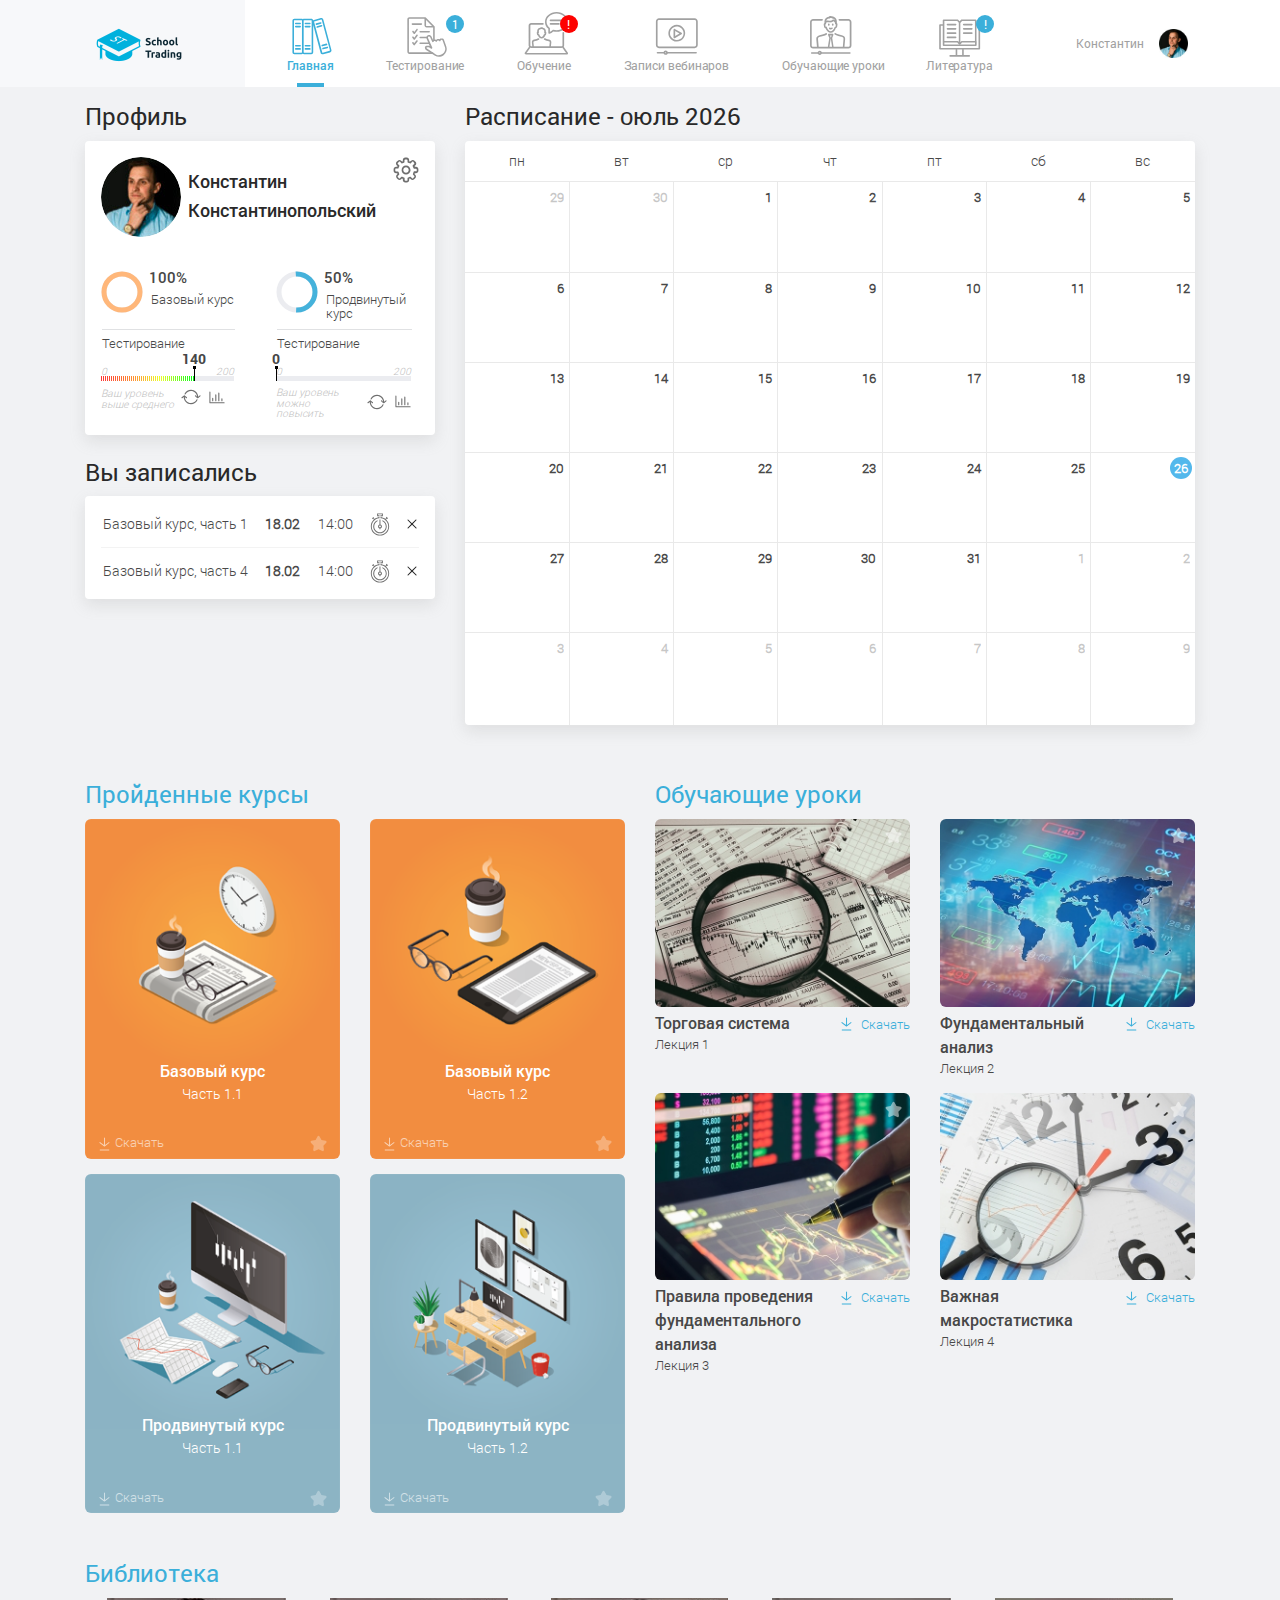
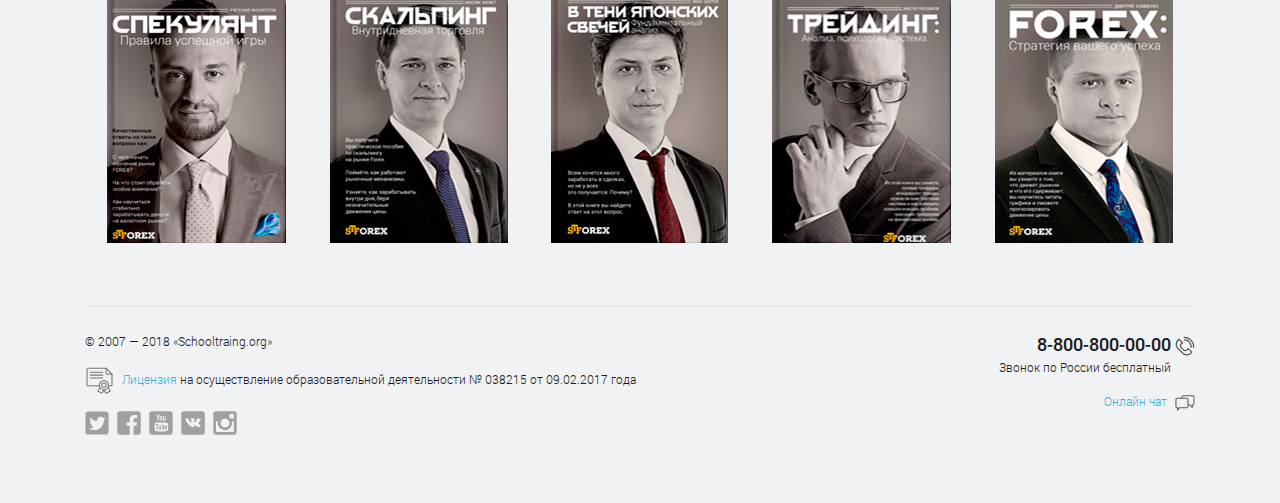
<file: index.html>
<!DOCTYPE html>
<html lang="ru">
<head>
  <meta charset="UTF-8">
  <title>User Profile</title>
	<meta name="viewport" content="width=device-width, initial-scale=1.0, user-scalable=no">
  <link href="js/bootstrap-slider/bootstrap-slider.css" type="text/css" rel="stylesheet" media="all" />
	<link href="js/fullcalendar-3.8.2/fullcalendar.min.css" type="text/css" rel="stylesheet" />
  <link href="css/style.css" type="text/css" rel="stylesheet" media="all" />
</head>
<body>
		
<!-- header  -->	
<header class="page-header mb-3">
    <div class="container-fluid">		
			<div class="row align-items-center">
				
				<div class="col-5 col-sm-6 col-md-2 align-self-stretch">
					<div class="logotype">
						<img src="img/logo.png" />
					</div>
				</div>
				
				<div class="col col-sm-6 col-md-2 push-md-8 col-lg-2 push-lg-8">
					
					<div class="d-flex align-items-center w-100">
						<div class="right-header ml-auto">
								<span class="user-name d-md-none d-lg-inline">Конcтантин</span>
								<img src="img/avatar.jpg" width="29px" height="29px" />
						</div>

						<div class="phone-menu">
							<svg class="icon ic-menu hidden-sm-up"><use xlink:href="img/sprite.svg#ic-menu"></use></svg>
							<svg class="icon ic-close hidden-sm-up"><use xlink:href="img/sprite.svg#ic-close"></use></svg>
						</div>
					</div>			
				
				</div>
				
				<div class="col-12 col-sm-12 col-md-8 pull-md-2 col-lg-8 pull-lg-2 d-none d-sm-block">
					<ul class="nav main-menu flex-column justify-content-between">
						<li class="nav-item item-home">
								<a href="index.html" class="nav-link active">	
									<svg class="icon item-icon ic-home"><use xlink:href="img/sprite.svg#ic-home"></use></svg>
									<div class="item-text">Главная</div>		
								</a>
						</li>
						<li class="nav-item item-test">
								<a href="testing.html" class="nav-link">
									<svg class="icon item-icon ic-test"><use xlink:href="img/sprite.svg#ic-test"></use></svg>
									<div class="item-text">Тестирование</div>		
									<span class="notify-info">1</span>
								</a>
						</li>
						<li class="nav-item item-learn">
								<a href="webinar.html" class="nav-link">			
									<svg class="icon item-icon ic-learn"><use xlink:href="img/sprite.svg#ic-learn"></use></svg>
									<div class="item-text">Обучение</div>	
									<span class="notify-info notify-info-attention">!</span>
								</a>
						</li>
						<li class="nav-item item-webinar">
								<a href="zap_webinar.html" class="nav-link">
									<svg class="icon item-icon ic-webinar"><use xlink:href="img/sprite.svg#ic-webinar"></use></svg>	
									<div class="item-text">Записи вебинаров</div>	
								</a>
						</li>
							<li class="nav-item item-lessons">
								<a href="lessons.html" class="nav-lin">
									<svg class="icon item-icon ic-lessons"><use xlink:href="img/sprite.svg#ic-lessons"></use></svg>
									<div class="item-text">Обучающие уроки</div>	
								</a>
						</li>
						<li class="nav-item item-literature">
								<a href="library.html" class="nav-link">
									<svg class="icon item-icon ic-literature"><use xlink:href="img/sprite.svg#ic-literature"></use></svg>
									<div class="item-text">Литература</div>		
									<span class="notify-info">!</span>
								</a>
						</li>
					</ul>
					<ul class="nav user-menu-mobile flex-row hidden-sm-up">
						<li class="nav-item item-settings">
								<a href="#" class="nav-link d-flex align-items-center">	
									<svg class="icon item-icon ic-settings"><use xlink:href="img/sprite.svg#ic-settings"></use></svg>
									<span class="item-text">Профиль</span>		
								</a>
						</li>
						<li class="nav-item item-exit">
								<a href="#" class="nav-link d-flex align-items-center">
									<svg class="icon item-icon ic-exit"><use xlink:href="img/sprite.svg#ic-exit"></use></svg>
									<span class="item-text">Выход</span>
								</a>
						</li>
					</ul>				
				</div>
				
			</div>
    </div>
</header>
<!-- END header  -->
	
<!-- main section  -->
<section>
	<div class="container-fluid">
		<div class="row mb-4">
			<div class="col-12 col-md-12 col-lg-4">
				<div class="row">
					<div class="col-12 col-sm-7 col-md-6 col-lg-12">
						<div class="block block-with-shadow user-profile">
							<h4 class="block-title">Профиль</h4>
							<div class="block-content">
								<div class="d-flex align-items-center p-rel">
									<img src="img/avatar.jpg" />
									<div class="user-name">Константин Константинопольский</div>
									<a href="#a" class="user-profile-settings align-self-start"><svg class="icon ic-settings"><use xlink:href="img/sprite.svg#ic-settings"></use></asvg>
									</a>
								</div>
								<div class="user-progress-info d-flex align-items-start">
										<div class="mt-4 pt-2 pr-2">				
											<div class="d-flex">
												<svg width="42px" height="42px" viewBox="0 0 42 42" class="svg-circle">
													<circle class="svg-hole" cx="21" cy="21" r="18" fill="#fff"></circle>
													<circle class="svg-ring" cx="21" cy="21" r="18" fill="transparent" stroke="#EBECF0" stroke-width="5"></circle>
													<circle class="svg-segment" cx="21" cy="21" r="18" fill="transparent" stroke="#FFB77A" stroke-width="5" stroke-dasharray="120" stroke-dashoffset="0"></circle>
												</svg>
												<div>
													<div class="base-progress mb-2">100%</div>
													<div class="base-course">Базовый курс</div>
												</div>
											</div>

											<div>
												<div class="test-results">Тестирование</div>
												<div class="user-range">
													<input id="it-rang-0" class="it-range" type="text" data-slider-min="0" data-slider-max="200" data-slider-step="1" data-slider-value="140" data-slider-enabled="false" data-slider-ticks-labels='["0", "200"]'/>
												</div>
												<div class="d-flex d-flex align-items-center">
													<div class="level-info">Ваш уровень выше среднего</div>
													<a href="#"><svg class="icon ic-refresh mr-2"><use xlink:href="img/sprite.svg#ic-refresh"></use></svg></a>
													<a href="#"><svg class="icon ic-chart"><use xlink:href="img/sprite.svg#ic-chart"></use></svg></a>
												</div>
											</div>

										</div>


										<div class="mt-4 pt-2 pr-2 ml-auto">

											<div class="d-flex">
												<svg width="42px" height="42px" viewBox="0 0 42 42" class="svg-circle	">
													<circle class="svg-hole" cx="21" cy="21" r="18" fill="#fff"></circle>
													<circle class="svg-ring" cx="21" cy="21" r="18" fill="transparent" stroke="#EBECF0" stroke-width="5"></circle>
													<circle class="svg-segment" cx="21" cy="21" r="18" fill="transparent" stroke="#45B2DB" stroke-width="5" stroke-dasharray="50 54" stroke-dashoffset="-83"></circle>
												</svg>							
												<div>
													<div class="advanced-progress mb-2">50%</div>
													<div class="advanced-course">Продвинутый курс</div>
												</div>
											</div>

											<div>
												<div class="test-results">Тестирование</div>
												<div class="user-range">
													<input id="it-range-1" class="it-range" type="text" data-slider-min="0" data-slider-max="200" data-slider-step="1" data-slider-value="0" data-slider-enabled="false" data-slider-ticks-labels='["0", "200"]'/>
												</div>
												<div class="d-flex justify-content-end align-items-center">
													<div class="level-info mr-auto">Ваш уровень можно повысить</div>
													<a href="#"><svg class="icon ic-refresh mr-2"><use xlink:href="img/sprite.svg#ic-refresh"></use></svg></a>
													<a href="#"><svg class="icon ic-chart"><use xlink:href="img/sprite.svg#ic-chart"></use></svg></a>
												</div>
											</div>
										</div>

								</div>

							</div>
						</div>
					</div>
					
					<div class="col-12 col-sm-5 col-md-6 col-lg-12">
						<div class="block block-with-shadow user-current-courses">
							<h4 class="block-title">Вы записались</h4>
							<div class="block-content">
								
								<div class="course-item d-flex flex-wrap flex-row justify-content-between align-items-center">
				
									<div class="course-name w-sm-100">Базовый курс, часть 1</div>
									<div class="course-date font-weight-bold">18.02</div>
									<div class="course-time">14:00</div>
									<a href="#" class="course-reminder tooltip-active" data-toggle="tooltip" data-animation="false" title="Добавить напоминание в гугл календарь">
										<svg class="icon ic-timer d-inline-block align-middle"><use xlink:href="img/sprite.svg#ic-timer"></use></svg>
									</a>
									<a href="#" class="course-delete">
										<svg class="icon ic-close"><use xlink:href="img/sprite.svg#ic-close"></use></svg>
									</a>									
									
								</div>
								
								
								<div class="course-item d-flex flex-wrap flex-row justify-content-between align-items-center">
				
									<div class="course-name w-sm-100">Базовый курс, часть 4</div>
									<div class="course-date font-weight-bold">18.02</div>
									<div class="course-time">14:00</div>
									<a href="#" class="course-reminder tooltip-active" data-toggle="tooltip" data-animation="false" title="Добавить напоминание в гугл календарь">
										<svg class="icon ic-timer d-inline-block align-middle"><use xlink:href="img/sprite.svg#ic-timer"></use></svg>
									</a>
									<a href="#" class="course-delete">
										<svg class="icon ic-close"><use xlink:href="img/sprite.svg#ic-close"></use></svg>
									</a>									
									
								</div>
							</div>
						</div>					
					</div>

				</div>
			</div>
			
			<div class="col-12 col-md-12 col-lg-8">
		  	<div class="user-calendar"></div>
			</div>
		</div>	
		
<!-- Courses and lessons -->
		<div class="row mb-2">
			<!-- Courses passed -->
			<div class="col-12 col-lg-6">
				<div class="block block-passed-courses">
					<h4 class="block-title"><a href="zap_webinar.html">Пройденные курсы</a></h4>
					<div class="block-content row">
						<!-- Base course -->
						<div class="col-6 col-sm-4 col-lg-6">
							<div class="course-passed">
								<img src="img/base-01.png" class="course-passed-cover" />
								<div class="course-passed-name text-center">
									<div class="course-passed-title">Базовый курс</div>
									<div class="course-passed-part">Часть 1.1</div>
								</div>
								<div class="course-passed-actions d-flex justify-content-between">
									<a href="#" class="text-nowrap">
										<svg class="icon ic-download d-inline-block align-middle mr-1 fill-white"><use xlink:href="img/sprite.svg#ic-download"></use></svg><span>Скачать</span>
									</a>
									<svg class="icon ic-star-full"><use xlink:href="img/sprite.svg#ic-star-full"></use></svg>
								</div>
							</div>
						</div>
						<div class="col-6 col-sm-4 col-lg-6">
							<div class="course-passed">
								<img src="img/base-02.png" class="course-passed-cover" />
								<div class="course-passed-name text-center">
									<div class="course-passed-title">Базовый курс</div>
									<div class="course-passed-part">Часть 1.2</div>
								</div>
								<div class="course-passed-actions d-flex justify-content-between">
									<a href="#" class="text-nowrap">
										<svg class="icon ic-download d-inline-block align-middle mr-1 fill-white"><use xlink:href="img/sprite.svg#ic-download"></use></svg><span>Скачать</span>
									</a>
									<svg class="icon ic-star-full"><use xlink:href="img/sprite.svg#ic-star-full"></use></svg>
								</div>
							</div>						
						</div>
						<!-- END Base course -->
						
						<!-- Advanced course -->
						<div class="col-6 d-none d-sm-block col-sm-4 col-lg-6">
							<div class="course-passed">
								<img src="img/advanced-01.png" class="course-passed-cover" />
								<div class="course-passed-name text-center">
									<div class="course-passed-title">Продвинутый курс</div>
									<div class="course-passed-part">Часть 1.1</div>
								</div>
								<div class="course-passed-actions d-flex justify-content-between">
									<a href="#" class="text-nowrap">
										<svg class="icon ic-download d-inline-block align-middle mr-1 fill-white"><use xlink:href="img/sprite.svg#ic-download"></use></svg><span>Скачать</span>
									</a>
									<svg class="icon ic-star-full"><use xlink:href="img/sprite.svg#ic-star-full"></use></svg>
								</div>
							</div>	
						</div>
						<div class="col-6 d-none d-lg-block col-lg-6">
							<div class="course-passed">
								<img src="img/advanced-02.png" class="course-passed-cover" />
								<div class="course-passed-name text-center">
									<div class="course-passed-title">Продвинутый курс</div>
									<div class="course-passed-part">Часть 1.2</div>
								</div>
								<div class="course-passed-actions d-flex justify-content-between">
									<a href="#" class="text-nowrap">
										<svg class="icon ic-download d-inline-block align-middle mr-1 fill-white"><use xlink:href="img/sprite.svg#ic-download"></use></svg><span>Скачать</span>
									</a>
									<svg class="icon ic-star-full"><use xlink:href="img/sprite.svg#ic-star-full"></use></svg>
								</div>
							</div>	
						</div>
						<!-- END Advanced course -->
						
					</div>
				</div>
			</div>
			<!-- END Courses passed -->
			
			<!-- Teaching lessons -->
			<div class="col-12 col-lg-6">
				<div class="block">
					<h4 class="block-title"><a href="lessons.html">Обучающие уроки</a></h4>
					<div class="block-content row">
						<div class="col-6 col-sm-4 col-lg-6">
							<div class="teaching-lessons">
								<a href="#" class="teaching-lessons-link">
									<img src="img/lesson-1.jpg" class="teaching-lessons-cover" />
									<svg class="icon ic-play"><use xlink:href="img/sprite.svg#ic-play"></use></svg>
								</a>
								<div class="d-flex justify-content-between mt-1 flex-column flex-md-row">
									<div class="teaching-lessons-name">
										<div class="teaching-lessons-title">Торговая система</div>
										<div class="teaching-lessons-part">Лекция 1</div>
									</div>
									<div class="teaching-lessons-actions">
										<a href="#" class="text-nowrap">
											<svg class="teaching-lessons-download icon ic-download d-inline-block align-middle mr-2"><use xlink:href="img/sprite.svg#ic-download"></use></svg><span>Скачать</span>
										</a>
									</div>
								</div>
								<svg class="teaching-lessons-favorites icon ic-star-full"><use xlink:href="img/sprite.svg#ic-star-full"></use></svg>
							</div>	
						</div>
						<div class="col-6 col-sm-4 col-lg-6">
							<div class="teaching-lessons">
								<a href="#" class="teaching-lessons-link">
									<img src="img/lesson-2.jpg" class="teaching-lessons-cover" />
									<svg class="icon ic-play"><use xlink:href="img/sprite.svg#ic-play"></use></svg>
								</a>
								<div class="d-flex justify-content-between mt-1 flex-column flex-md-row">
									<div class="teaching-lessons-name">
										<div class="teaching-lessons-title">Фундаментальный анализ</div>
										<div class="teaching-lessons-part">Лекция 2</div>
									</div>
									<div class="teaching-lessons-actions">
										<a href="#" class="text-nowrap">
											<svg class="teaching-lessons-download icon ic-download d-inline-block align-middle mr-2"><use xlink:href="img/sprite.svg#ic-download"></use></svg><span>Скачать</span>
										</a>
									</div>
								</div>
								<svg class="teaching-lessons-favorites icon ic-star-full"><use xlink:href="img/sprite.svg#ic-star-full"></use></svg>
							</div>	
						</div>
						<div class="col-6 d-none d-sm-block col-sm-4 col-lg-6">
							<div class="teaching-lessons">
								<a href="#" class="teaching-lessons-link">
									<img src="img/lesson-3.jpg" class="teaching-lessons-cover" />
									<svg class="icon ic-play"><use xlink:href="img/sprite.svg#ic-play"></use></svg>
								</a>
								<div class="d-flex justify-content-between mt-1 flex-column flex-md-row">
									<div class="teaching-lessons-name">
										<div class="teaching-lessons-title">Правила проведения фундаментального анализа</div>
										<div class="teaching-lessons-part">Лекция 3</div>
									</div>
									<div class="teaching-lessons-actions">
										<a href="#" class="text-nowrap">
											<svg class="teaching-lessons-download icon ic-download d-inline-block align-middle mr-2"><use xlink:href="img/sprite.svg#ic-download"></use></svg><span>Скачать</span>
										</a>
									</div>
								</div>
								<svg class="teaching-lessons-favorites icon ic-star-full"><use xlink:href="img/sprite.svg#ic-star-full"></use></svg>
							</div>	
						</div>
						<div class="col-6 d-none d-lg-block col-lg-6">
							<div class="teaching-lessons">
								<a href="#" class="teaching-lessons-link">
									<img src="img/lesson-4.jpg" class="teaching-lessons-cover" />
									<svg class="icon ic-play"><use xlink:href="img/sprite.svg#ic-play"></use></svg>
								</a>
								<div class="d-flex justify-content-between mt-1 flex-column flex-md-row">
									<div class="teaching-lessons-name">
										<div class="teaching-lessons-title">Важная макростатистика</div>
										<div class="teaching-lessons-part">Лекция 4</div>
									</div>
									<div class="teaching-lessons-actions">
										<a href="#" class="text-nowrap">
											<svg class="teaching-lessons-download icon ic-download d-inline-block align-middle mr-2"><use xlink:href="img/sprite.svg#ic-download"></use></svg><span>Скачать</span>
										</a>
									</div>

								</div>
									<svg class="teaching-lessons-favorites icon ic-star-full"><use xlink:href="img/sprite.svg#ic-star-full"></use></svg>
							</div>	
						</div>
					</div>
				</div>
			</div>
		</div>
		<!-- END Teaching lessons -->
<!-- END Courses and lessons -->
		
<!-- Library -->
		<div class="row mb-4">
			<div class="col-12 block block-library">
				<h4 class="block-title"><a href="library.html">Библиотека</a></h4>
				<div class="block-content no-gutters row justify-content-xl-around">


					<div class="book m-20 col-12 col-sm-6 col-md-4 col-xl-auto">

						<div class="row no-gutters align-items-stretch">
							<div class="col col-xl-12">
								<div class="p-rel d-inline-block">
									<img src="img/book-1.jpg" class="book-cover" />
									<svg class="book-favorites icon ic-star-full"><use xlink:href="img/sprite.svg#ic-star-full"></use></svg>	
								</div>
							</div>
							<div class="col-7 col-xl-12 text-left px-2 book-info">

								<div class="d-flex flex-column ">
									<div class="book-title mb-2 text-xl-center">Стратегия вашего успеха</div>
									<div class="book-description"><p>&laquo;Что движет рынком и&nbsp;что его сдерживает? Вы&nbsp;научитесь читать графики и&nbsp;сможете прогнозировать движение цены.&raquo;</p></div>
									<div class="book-author">Дмитрий Клименко</div>
									<div class="book-actions mt-auto mr-auto">
										<a href="#">
											<svg class="icon ic-download d-inline-block align-middle"><use xlink:href="img/sprite.svg#ic-download"></use></svg><span class="pl-2">Скачать</span>
										</a>
									</div>									
								</div>
							</div>
						</div>

					</div>


					<div class="book m-20 col-12 col-sm-6 col-md-4 col-xl-auto">
						<div class="row no-gutters align-items-stretch">
							<div class="col col-xl-12">
								<div class="p-rel d-inline-block">
									<img src="img/book-2.jpg" class="book-cover" />
									<svg class="book-favorites icon ic-star-full"><use xlink:href="img/sprite.svg#ic-star-full"></use></svg>	
								</div>
							</div>
							<div class="col-7 col-xl-12 text-left px-2 book-info">

								<div class="d-flex flex-column ">
									<div class="book-title mb-2 text-xl-center">Стратегия вашего успеха</div>
									<div class="book-description"><p>&laquo;Что движет рынком и&nbsp;что его сдерживает? Вы&nbsp;научитесь читать графики и&nbsp;сможете прогнозировать движение цены.&raquo;</p></div>
									<div class="book-author">Дмитрий Клименко</div>
									<div class="book-actions mt-auto mr-auto">
										<a href="#">
											<svg class="icon ic-download d-inline-block align-middle"><use xlink:href="img/sprite.svg#ic-download"></use></svg><span class="pl-2">Скачать</span>
										</a>
									</div>									
								</div>
							</div>
						</div>
					</div>


					<div class="book m-20 col-12 col-sm-6 col-md-4 d-none d-md-block col-xl-auto">
						<div class="row no-gutters align-items-stretch">
							<div class="col col-xl-12">
								<div class="p-rel d-inline-block">
									<img src="img/book-3.jpg" class="book-cover" />
									<svg class="book-favorites icon ic-star-full"><use xlink:href="img/sprite.svg#ic-star-full"></use></svg>	
								</div>
							</div>
							<div class="col-7 col-xl-12 text-left px-2 book-info">

								<div class="d-flex flex-column ">
									<div class="book-title mb-2 text-xl-center">Стратегия вашего успеха</div>
									<div class="book-description"><p>&laquo;Что движет рынком и&nbsp;что его сдерживает? Вы&nbsp;научитесь читать графики и&nbsp;сможете прогнозировать движение цены.&raquo;</p></div>
									<div class="book-author">Дмитрий Клименко</div>
									<div class="book-actions mt-auto mr-auto">
										<a href="#">
											<svg class="icon ic-download d-inline-block align-middle"><use xlink:href="img/sprite.svg#ic-download"></use></svg><span class="pl-2">Скачать</span>
										</a>
									</div>									
								</div>
							</div>
						</div>
					</div>

					<div class="book m-20 col-12 col-sm-6 col-md-4 d-none d-xl-block col-xl-auto">
						<div class="row no-gutters align-items-stretch">
							<div class="col col-xl-12">
								<div class="p-rel d-inline-block">
									<img src="img/book-4.jpg" class="book-cover" />
									<svg class="book-favorites icon ic-star-full"><use xlink:href="img/sprite.svg#ic-star-full"></use></svg>	
								</div>
							</div>
							<div class="col-7 col-xl-12 text-left px-2 book-info">

								<div class="d-flex flex-column ">
									<div class="book-title mb-2 text-xl-center">Стратегия вашего успеха</div>
									<div class="book-description"><p>&laquo;Что движет рынком и&nbsp;что его сдерживает? Вы&nbsp;научитесь читать графики и&nbsp;сможете прогнозировать движение цены.&raquo;</p></div>
									<div class="book-author">Дмитрий Клименко</div>
									<div class="book-actions mt-auto mr-auto">
										<a href="#">
											<svg class="icon ic-download d-inline-block align-middle"><use xlink:href="img/sprite.svg#ic-download"></use></svg><span class="pl-2">Скачать</span>
										</a>
									</div>									
								</div>
							</div>
						</div>
					</div>


					<div class="book m-20 col-12 col-sm-6 col-md-4 d-none d-xl-block col-xl-auto">
						<div class="row no-gutters align-items-stretch">
							<div class="col col-xl-12">
								<div class="p-rel d-inline-block">
									<img src="img/book-5.jpg" class="book-cover" />
									<svg class="book-favorites icon ic-star-full"><use xlink:href="img/sprite.svg#ic-star-full"></use></svg>	
								</div>
							</div>
							<div class="col-7 col-xl-12 text-left px-2 book-info">

								<div class="d-flex flex-column ">
									<div class="book-title mb-2 text-xl-center">Стратегия вашего успеха</div>
									<div class="book-description"><p>&laquo;Что движет рынком и&nbsp;что его сдерживает? Вы&nbsp;научитесь читать графики и&nbsp;сможете прогнозировать движение цены.&raquo;</p></div>
									<div class="book-author">Дмитрий Клименко</div>
									<div class="book-actions mt-auto mr-auto">
										<a href="#">
											<svg class="icon ic-download d-inline-block align-middle"><use xlink:href="img/sprite.svg#ic-download"></use></svg><span class="pl-2">Скачать</span>
										</a>
									</div>									
								</div>
							</div>
						</div>
					</div>


				</div>
			</div>
		</div>
<!-- END Library -->			
	</div>
</section>
<!-- END main section  -->
	
<!-- footer  -->	
<footer class="page-footer container-fluid mb-5">
	<div class="row no-gutters line-decor pt-4">
		<div class="col-12"></div>
	</div>
	<div class="row">
		<div class="col-12 col-sm-5 push-sm-7 col-md-6 push-md-6 col-lg-5 push-lg-7 text-center text-sm-right">
			<div class="tel">8-800-800-00-00 <svg class="icon ic-tel d-inline-block align-text-bottom"><use xlink:href="img/sprite.svg#ic-tel"></use></svg></div>	
			<div class="mr-4">Звонок по России бесплатный</div>	
			<div class="mt-3 mb-3"><a href="#">Онлайн чат<svg class="icon ic-chat d-inline-block align-middle ml-2"><use xlink:href="img/sprite.svg#ic-chat"></use></svg></a></div>
		</div>	
		<div class="col-12 col-sm-7 pull-sm-5 col-md-6 pull-md-6 col-lg-7 pull-lg-5 d-flex flex-column">
			<p>&copy; 2007&nbsp;&mdash; 2018 &laquo;Schooltraing.org&raquo;</p>
			<div class="mb-3">
				<a href="#"><svg class="icon ic-lisence d-inline-block align-middle mr-2 mb-2 mb-lg-0 float-left float-lg-none"><use xlink:href="img/sprite.svg#ic-lisence"></use></svg>Лицензия</a> на&nbsp;осуществление образовательной деятельности &#8470;&nbsp;038215 от&nbsp;<nobr>09.02.2017</nobr> года
			</div>
			<div class="social-link d-flex flex-first justify-content-center justify-content-sm-start flex-sm-last mb-3">
				<a href="#" class="mr-2"><svg class="icon ic-twitter"><use xlink:href="img/sprite.svg#ic-twitter"></use></svg></a>
				<a href="#" class="mr-2"><svg class="icon ic-fb"><use xlink:href="img/sprite.svg#ic-fb"></use></svg></a>
				<a href="#" class="mr-2"><svg class="icon ic-youtube"><use xlink:href="img/sprite.svg#ic-youtube"></use></svg></a>
				<a href="#" class="mr-2"><svg class="icon ic-vk"><use xlink:href="img/sprite.svg#ic-vk"></use></svg></a>
				<a href="#" class="mr-2"><svg class="icon ic-insta"><use xlink:href="img/sprite.svg#ic-insta"></use></svg></a>
			</div>
		</div>
	</div>
</footer>		
<!-- END footer -->

<!-- needs for bootstrap + bootstrap -->
    <script src="js/jquery-3.3.1.min.js"></script>
    <script src="js/tether.min.js"></script>
    <script src="js/bootstrap.min.js"></script>
		
<!-- bootstrap slider -->	
	<script src="js/bootstrap-slider/bootstrap-slider.min.js"></script>
	
<!-- Add calendar -->
	<script src="js/moment.min.js"></script>
	<script src="js/fullcalendar-3.8.2/fullcalendar.min.js"></script>
	
<!--	Add custom js file -->
	<script src="js/user_profile.js"></script>

</body>
</html>
</file>
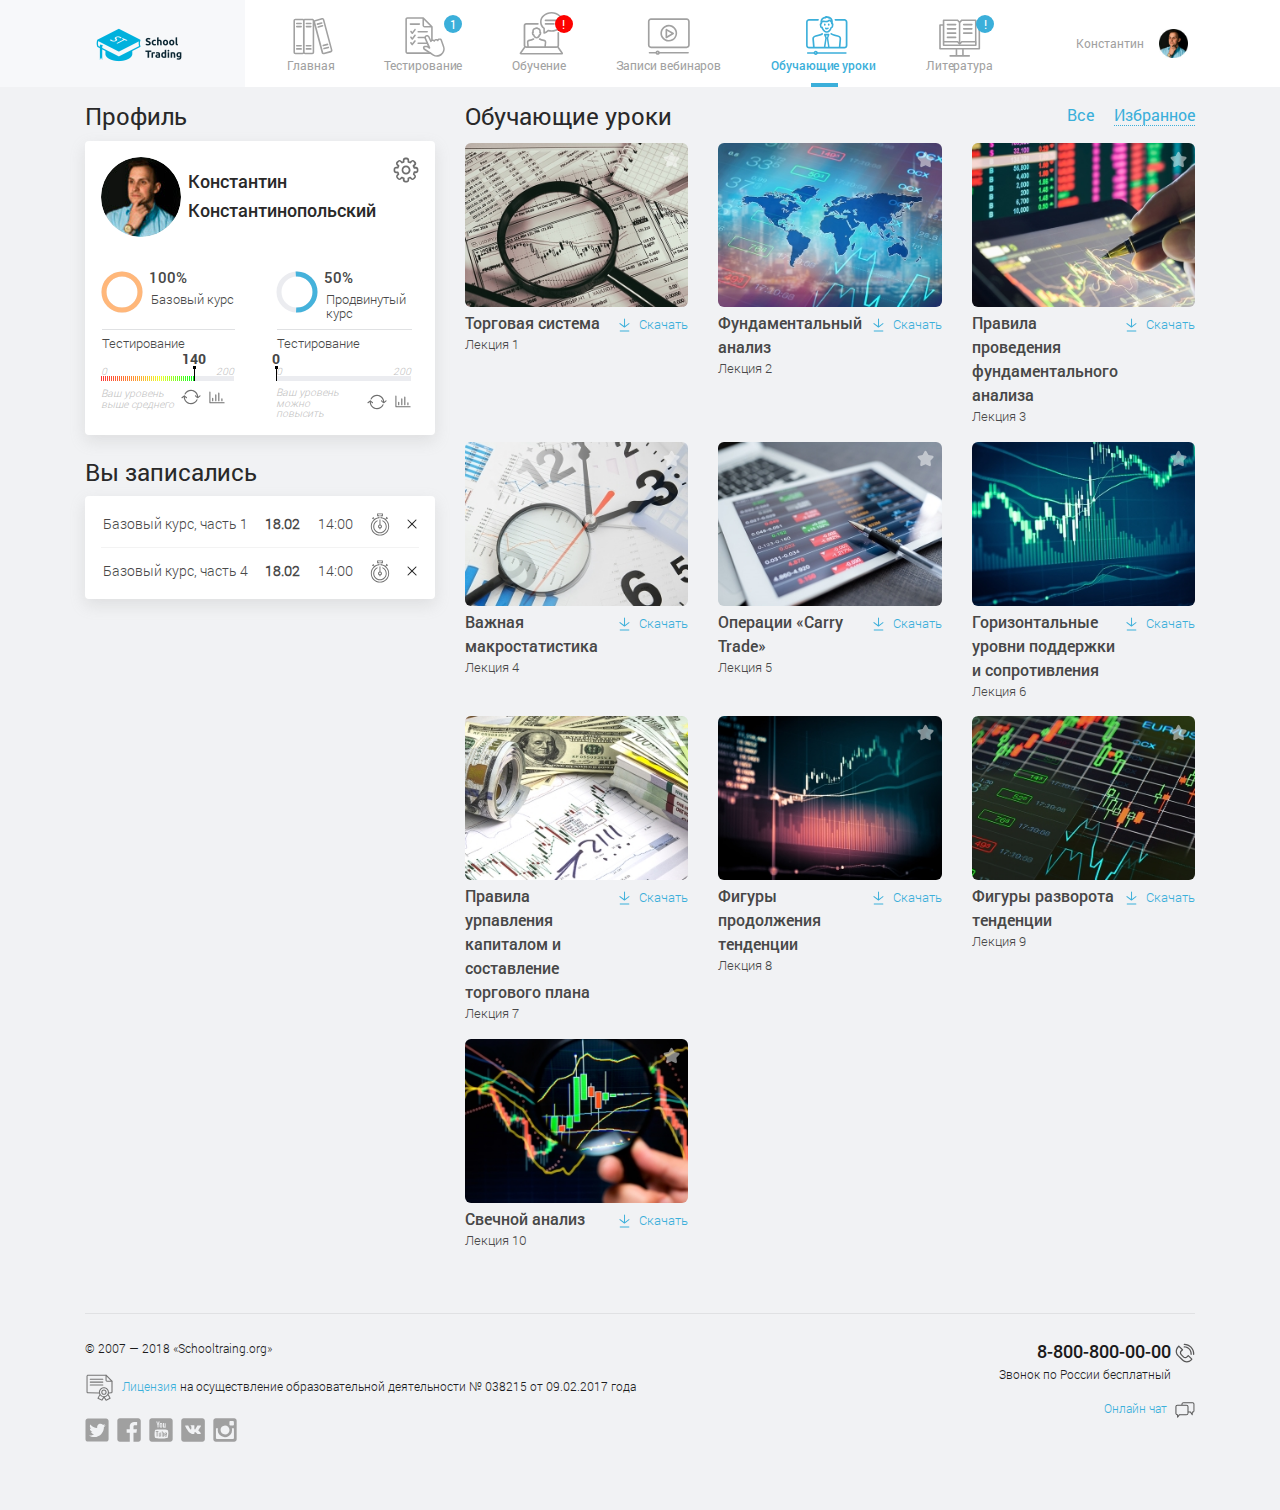
<file: lessons.html>
<!DOCTYPE html>
<html lang="ru">
<head>
  <meta charset="UTF-8">
  <title>Обучающие уроки</title>
	<meta name="viewport" content="width=device-width, initial-scale=1.0, user-scalable=no">
  <link href="js/bootstrap-slider/bootstrap-slider.css" type="text/css" rel="stylesheet" media="all" />
	<link href="js/fullcalendar-3.8.2/fullcalendar.min.css" type="text/css" rel="stylesheet" />
  <link href="css/style.css" type="text/css" rel="stylesheet" media="all" />
</head>
<body>
		
<!-- header  -->	
<header class="page-header mb-3">
    <div class="container-fluid">		
			<div class="row align-items-center">
				
				<div class="col-5 col-sm-6 col-md-2 align-self-stretch">
					<div class="logotype">
						<img src="img/logo.png" />
					</div>
				</div>
				
				<div class="col col-sm-6 col-md-2 push-md-8 col-lg-2 push-lg-8">
					
					<div class="d-flex align-items-center w-100">
						<div class="right-header ml-auto">
								<span class="user-name d-md-none d-lg-inline">Конcтантин</span>
								<img src="img/avatar.jpg" width="29px" height="29px" />
						</div>

						<div class="phone-menu">
							<svg class="icon ic-menu hidden-sm-up"><use xlink:href="img/sprite.svg#ic-menu"></use></svg>
							<svg class="icon ic-close hidden-sm-up"><use xlink:href="img/sprite.svg#ic-close"></use></svg>
						</div>
					</div>			
				
				</div>
				
				<div class="col-12 col-sm-12 col-md-8 pull-md-2 col-lg-8 pull-lg-2 d-none d-sm-block">
					<ul class="nav main-menu flex-column justify-content-between">
						<li class="nav-item item-home">
								<a href="index.html" class="nav-link">	
									<svg class="icon item-icon ic-home"><use xlink:href="img/sprite.svg#ic-home"></use></svg>
									<div class="item-text">Главная</div>		
								</a>
						</li>
						<li class="nav-item item-test">
								<a href="testing.html" class="nav-link">
									<svg class="icon item-icon ic-test"><use xlink:href="img/sprite.svg#ic-test"></use></svg>
									<div class="item-text">Тестирование</div>		
									<span class="notify-info">1</span>
								</a>
						</li>
						<li class="nav-item item-learn">
								<a href="webinar.html" class="nav-link">			
									<svg class="icon item-icon ic-learn"><use xlink:href="img/sprite.svg#ic-learn"></use></svg>
									<div class="item-text">Обучение</div>	
									<span class="notify-info notify-info-attention">!</span>
								</a>
						</li>
						<li class="nav-item item-webinar">
								<a href="zap_webinar.html" class="nav-link">
									<svg class="icon item-icon ic-webinar"><use xlink:href="img/sprite.svg#ic-webinar"></use></svg>	
									<div class="item-text">Записи вебинаров</div>	
								</a>
						</li>
						<li class="nav-item item-lessons">
								<a href="lessons.html" class="nav-link active">
									<svg class="icon item-icon ic-lessons"><use xlink:href="img/sprite.svg#ic-lessons"></use></svg>
									<div class="item-text">Обучающие уроки</div>	
								</a>
						</li>
						<li class="nav-item item-literature">
								<a href="library.html" class="nav-link">
									<svg class="icon item-icon ic-literature"><use xlink:href="img/sprite.svg#ic-literature"></use></svg>
									<div class="item-text">Литература</div>		
									<span class="notify-info">!</span>
								</a>
						</li>
					</ul>
					<ul class="nav user-menu-mobile flex-row hidden-sm-up">
						<li class="nav-item item-settings">
								<a href="#" class="nav-link d-flex align-items-center">	
									<svg class="icon item-icon ic-settings"><use xlink:href="img/sprite.svg#ic-settings"></use></svg>
									<span class="item-text">Профиль</span>		
								</a>
						</li>
						<li class="nav-item item-exit">
								<a href="#" class="nav-link d-flex align-items-center">
									<svg class="icon item-icon ic-exit"><use xlink:href="img/sprite.svg#ic-exit"></use></svg>
									<span class="item-text">Выход</span>
								</a>
						</li>
					</ul>				
				</div>
				
			</div>
    </div>
</header>
<!-- END header  -->
	
<!-- main section  -->
<section>
	<div class="container-fluid">
		<div class="row mb-4">
			<div class="col-12 col-md-12 col-lg-4 flex-last flex-sm-first">
				<div class="row">
					<div class="col-12 col-sm-7 col-md-6 col-lg-12">
						<div class="block block-with-shadow user-profile">
							<h4 class="block-title">Профиль</h4>
							<div class="block-content">
								<div class="d-flex align-items-center p-rel">
									<img src="img/avatar.jpg" />
									<div class="user-name">Константин Константинопольский</div>
									<a href="#a" class="user-profile-settings align-self-start"><svg class="icon ic-settings"><use xlink:href="img/sprite.svg#ic-settings"></use></asvg>
									</a>
								</div>
								<div class="user-progress-info d-flex align-items-start">
										<div class="mt-4 pt-2 pr-2">				
											<div class="d-flex">
												<svg width="42px" height="42px" viewBox="0 0 42 42" class="svg-circle">
													<circle class="svg-hole" cx="21" cy="21" r="18" fill="#fff"></circle>
													<circle class="svg-ring" cx="21" cy="21" r="18" fill="transparent" stroke="#EBECF0" stroke-width="5"></circle>
													<circle class="svg-segment" cx="21" cy="21" r="18" fill="transparent" stroke="#FFB77A" stroke-width="5" stroke-dasharray="120" stroke-dashoffset="0"></circle>
												</svg>
												<div>
													<div class="base-progress mb-2">100%</div>
													<div class="base-course">Базовый курс</div>
												</div>
											</div>

											<div>
												<div class="test-results">Тестирование</div>
												<div class="user-range">
													<input id="it-rang-0" class="it-range" type="text" data-slider-min="0" data-slider-max="200" data-slider-step="1" data-slider-value="140" data-slider-enabled="false" data-slider-ticks-labels='["0", "200"]'/>
												</div>
												<div class="d-flex d-flex align-items-center">
													<div class="level-info">Ваш уровень выше среднего</div>
													<a href="#"><svg class="icon ic-refresh mr-2"><use xlink:href="img/sprite.svg#ic-refresh"></use></svg></a>
													<a href="#"><svg class="icon ic-chart"><use xlink:href="img/sprite.svg#ic-chart"></use></svg></a>
												</div>
											</div>

										</div>


										<div class="mt-4 pt-2 pr-2 ml-auto">

											<div class="d-flex">
												<svg width="42px" height="42px" viewBox="0 0 42 42" class="svg-circle	">
													<circle class="svg-hole" cx="21" cy="21" r="18" fill="#fff"></circle>
													<circle class="svg-ring" cx="21" cy="21" r="18" fill="transparent" stroke="#EBECF0" stroke-width="5"></circle>
													<circle class="svg-segment" cx="21" cy="21" r="18" fill="transparent" stroke="#45B2DB" stroke-width="5" stroke-dasharray="50 54" stroke-dashoffset="-83"></circle>
												</svg>							
												<div>
													<div class="advanced-progress mb-2">50%</div>
													<div class="advanced-course">Продвинутый курс</div>
												</div>
											</div>

											<div>
												<div class="test-results">Тестирование</div>
												<div class="user-range">
													<input id="it-range-1" class="it-range" type="text" data-slider-min="0" data-slider-max="200" data-slider-step="1" data-slider-value="0" data-slider-enabled="false" data-slider-ticks-labels='["0", "200"]'/>
												</div>
												<div class="d-flex justify-content-end align-items-center">
													<div class="level-info mr-auto">Ваш уровень можно повысить</div>
													<a href="#"><svg class="icon ic-refresh mr-2"><use xlink:href="img/sprite.svg#ic-refresh"></use></svg></a>
													<a href="#"><svg class="icon ic-chart"><use xlink:href="img/sprite.svg#ic-chart"></use></svg></a>
												</div>
											</div>
										</div>

								</div>

							</div>
						</div>
					</div>
					
					<div class="col-12 col-sm-5 col-md-6 col-lg-12">
						<div class="block block-with-shadow user-current-courses">
							<h4 class="block-title">Вы записались</h4>
							<div class="block-content">
								
								<div class="course-item d-flex flex-wrap flex-row justify-content-between align-items-center">
				
									<div class="course-name w-sm-100">Базовый курс, часть 1</div>
									<div class="course-date font-weight-bold">18.02</div>
									<div class="course-time">14:00</div>
									<a href="#" class="course-reminder tooltip-active" data-toggle="tooltip" data-animation="false" title="Добавить напоминание в гугл календарь">
										<svg class="icon ic-timer d-inline-block align-middle"><use xlink:href="img/sprite.svg#ic-timer"></use></svg>
									</a>
									<a href="#" class="course-delete">
										<svg class="icon ic-close"><use xlink:href="img/sprite.svg#ic-close"></use></svg>
									</a>									
									
								</div>
								
								
								<div class="course-item d-flex flex-wrap flex-row justify-content-between align-items-center">
				
									<div class="course-name w-sm-100">Базовый курс, часть 4</div>
									<div class="course-date font-weight-bold">18.02</div>
									<div class="course-time">14:00</div>
									<a href="#" class="course-reminder tooltip-active" data-toggle="tooltip" data-animation="false" title="Добавить напоминание в гугл календарь">
										<svg class="icon ic-timer d-inline-block align-middle"><use xlink:href="img/sprite.svg#ic-timer"></use></svg>
									</a>
									<a href="#" class="course-delete">
										<svg class="icon ic-close"><use xlink:href="img/sprite.svg#ic-close"></use></svg>
									</a>									
									
								</div>
							</div>
						</div>					
					</div>

				</div>
			</div>
			
			<div class="col-12 col-md-12 col-lg-8">
		  	<div class="block block-passed-courses">
					<div class="row no-gutters">
						<div class="col">
							<h4 class="block-title">Обучающие уроки</h4>
						</div>
						<div class="col-4 text-right">
							<ul class="list-inline favorites-nav">
								<li class="list-inline-item mr-3"><a href="#" class="active">Все</a></li>
								<li class="list-inline-item">
									<a href="#">
										<span class="d-none d-sm-inline">Избранное</span>
										<span class="d-sm-none d-inline-block align-middle">
											<svg class="icon ic-star-full"><use xlink:href="img/sprite.svg#ic-star-full"></use></svg>
										</span>
									</a>
								</li>
							</ul>
						</div>
					</div>
					<div class="block-content row">
						<div class="col-6 col-sm-4">
							<div class="teaching-lessons">
								<a href="#" class="teaching-lessons-link">
									<img src="img/lesson-1.jpg" class="teaching-lessons-cover" />
									<svg class="icon ic-play"><use xlink:href="img/sprite.svg#ic-play"></use></svg>
								</a>
								<div class="d-flex justify-content-between mt-1 flex-column flex-md-row">
									<div class="teaching-lessons-name">
										<div class="teaching-lessons-title">Торговая система</div>
										<div class="teaching-lessons-part">Лекция 1</div>
									</div>
									<div class="teaching-lessons-actions">
										<a href="#" class="text-nowrap">
											<svg class="teaching-lessons-download icon ic-download d-inline-block align-middle mr-2"><use xlink:href="img/sprite.svg#ic-download"></use></svg><span>Скачать</span>
										</a>
									</div>
								</div>
								<svg class="teaching-lessons-favorites icon ic-star-full"><use xlink:href="img/sprite.svg#ic-star-full"></use></svg>
							</div>	
						</div>
						<div class="col-6 col-sm-4">
							<div class="teaching-lessons">
								<a href="#" class="teaching-lessons-link">
									<img src="img/lesson-2.jpg" class="teaching-lessons-cover" />
									<svg class="icon ic-play"><use xlink:href="img/sprite.svg#ic-play"></use></svg>
								</a>
								<div class="d-flex justify-content-between mt-1 flex-column flex-md-row">
									<div class="teaching-lessons-name">
										<div class="teaching-lessons-title">Фундаментальный анализ</div>
										<div class="teaching-lessons-part">Лекция 2</div>
									</div>
									<div class="teaching-lessons-actions">
										<a href="#" class="text-nowrap">
											<svg class="teaching-lessons-download icon ic-download d-inline-block align-middle mr-2"><use xlink:href="img/sprite.svg#ic-download"></use></svg><span>Скачать</span>
										</a>
									</div>
								</div>
								<svg class="teaching-lessons-favorites icon ic-star-full"><use xlink:href="img/sprite.svg#ic-star-full"></use></svg>
							</div>	
						</div>
						<div class="col-6 col-sm-4">
							<div class="teaching-lessons">
								<a href="#" class="teaching-lessons-link">
									<img src="img/lesson-3.jpg" class="teaching-lessons-cover" />
									<svg class="icon ic-play"><use xlink:href="img/sprite.svg#ic-play"></use></svg>
								</a>
								<div class="d-flex justify-content-between mt-1 flex-column flex-md-row">
									<div class="teaching-lessons-name">
										<div class="teaching-lessons-title">Правила проведения фундаментального анализа</div>
										<div class="teaching-lessons-part">Лекция 3</div>
									</div>
									<div class="teaching-lessons-actions">
										<a href="#" class="text-nowrap">
											<svg class="teaching-lessons-download icon ic-download d-inline-block align-middle mr-2"><use xlink:href="img/sprite.svg#ic-download"></use></svg><span>Скачать</span>
										</a>
									</div>
								</div>
								<svg class="teaching-lessons-favorites icon ic-star-full"><use xlink:href="img/sprite.svg#ic-star-full"></use></svg>
							</div>	
						</div>
						<div class="col-6 col-sm-4">
							<div class="teaching-lessons">
								<a href="#" class="teaching-lessons-link">
									<img src="img/lesson-4.jpg" class="teaching-lessons-cover" />
									<svg class="icon ic-play"><use xlink:href="img/sprite.svg#ic-play"></use></svg>
								</a>
								<div class="d-flex justify-content-between mt-1 flex-column flex-md-row">
									<div class="teaching-lessons-name">
										<div class="teaching-lessons-title">Важная макростатистика</div>
										<div class="teaching-lessons-part">Лекция 4</div>
									</div>
									<div class="teaching-lessons-actions">
										<a href="#" class="text-nowrap">
											<svg class="teaching-lessons-download icon ic-download d-inline-block align-middle mr-2"><use xlink:href="img/sprite.svg#ic-download"></use></svg><span>Скачать</span>
										</a>
									</div>

								</div>
									<svg class="teaching-lessons-favorites icon ic-star-full"><use xlink:href="img/sprite.svg#ic-star-full"></use></svg>
							</div>	
						</div>
						<div class="col-6 col-sm-4">
							<div class="teaching-lessons">
								<a href="#" class="teaching-lessons-link">
									<img src="img/lesson-5.jpg" class="teaching-lessons-cover" />
									<svg class="icon ic-play"><use xlink:href="img/sprite.svg#ic-play"></use></svg>
								</a>
								<div class="d-flex justify-content-between mt-1 flex-column flex-md-row">
									<div class="teaching-lessons-name">
										<div class="teaching-lessons-title">Операции &laquo;Carry Trade&raquo;</div>
										<div class="teaching-lessons-part">Лекция 5</div>
									</div>
									<div class="teaching-lessons-actions">
										<a href="#" class="text-nowrap">
											<svg class="teaching-lessons-download icon ic-download d-inline-block align-middle mr-2"><use xlink:href="img/sprite.svg#ic-download"></use></svg><span>Скачать</span>
										</a>
									</div>

								</div>
									<svg class="teaching-lessons-favorites icon ic-star-full"><use xlink:href="img/sprite.svg#ic-star-full"></use></svg>
							</div>	
						</div>
						<div class="col-6 col-sm-4">
							<div class="teaching-lessons">
								<a href="#" class="teaching-lessons-link">
									<img src="img/lesson-6.jpg" class="teaching-lessons-cover" />
									<svg class="icon ic-play"><use xlink:href="img/sprite.svg#ic-play"></use></svg>
								</a>
								<div class="d-flex justify-content-between mt-1 flex-column flex-md-row">
									<div class="teaching-lessons-name">
										<div class="teaching-lessons-title">Горизонтальные уровни поддержки и сопротивления</div>
										<div class="teaching-lessons-part">Лекция 6</div>
									</div>
									<div class="teaching-lessons-actions">
										<a href="#" class="text-nowrap">
											<svg class="teaching-lessons-download icon ic-download d-inline-block align-middle mr-2"><use xlink:href="img/sprite.svg#ic-download"></use></svg><span>Скачать</span>
										</a>
									</div>

								</div>
									<svg class="teaching-lessons-favorites icon ic-star-full"><use xlink:href="img/sprite.svg#ic-star-full"></use></svg>
							</div>	
						</div>
						<div class="col-6 col-sm-4">
							<div class="teaching-lessons">
								<a href="#" class="teaching-lessons-link">
									<img src="img/lesson-7.jpg" class="teaching-lessons-cover" />
									<svg class="icon ic-play"><use xlink:href="img/sprite.svg#ic-play"></use></svg>
								</a>
								<div class="d-flex justify-content-between mt-1 flex-column flex-md-row">
									<div class="teaching-lessons-name">
										<div class="teaching-lessons-title">Правила урпавления капиталом и составление торгового плана</div>
										<div class="teaching-lessons-part">Лекция 7</div>
									</div>
									<div class="teaching-lessons-actions">
										<a href="#" class="text-nowrap">
											<svg class="teaching-lessons-download icon ic-download d-inline-block align-middle mr-2"><use xlink:href="img/sprite.svg#ic-download"></use></svg><span>Скачать</span>
										</a>
									</div>

								</div>
									<svg class="teaching-lessons-favorites icon ic-star-full"><use xlink:href="img/sprite.svg#ic-star-full"></use></svg>
							</div>	
						</div>
						<div class="col-6 col-sm-4">
							<div class="teaching-lessons">
								<a href="#" class="teaching-lessons-link">
									<img src="img/lesson-8.jpg" class="teaching-lessons-cover" />
									<svg class="icon ic-play"><use xlink:href="img/sprite.svg#ic-play"></use></svg>
								</a>
								<div class="d-flex justify-content-between mt-1 flex-column flex-md-row">
									<div class="teaching-lessons-name">
										<div class="teaching-lessons-title">Фигуры продолжения тенденции</div>
										<div class="teaching-lessons-part">Лекция 8</div>
									</div>
									<div class="teaching-lessons-actions">
										<a href="#" class="text-nowrap">
											<svg class="teaching-lessons-download icon ic-download d-inline-block align-middle mr-2"><use xlink:href="img/sprite.svg#ic-download"></use></svg><span>Скачать</span>
										</a>
									</div>

								</div>
									<svg class="teaching-lessons-favorites icon ic-star-full"><use xlink:href="img/sprite.svg#ic-star-full"></use></svg>
							</div>	
						</div>
						<div class="col-6 col-sm-4">
							<div class="teaching-lessons">
								<a href="#" class="teaching-lessons-link">
									<img src="img/lesson-9.jpg" class="teaching-lessons-cover" />
									<svg class="icon ic-play"><use xlink:href="img/sprite.svg#ic-play"></use></svg>
								</a>
								<div class="d-flex justify-content-between mt-1 flex-column flex-md-row">
									<div class="teaching-lessons-name">
										<div class="teaching-lessons-title">Фигуры разворота тенденции</div>
										<div class="teaching-lessons-part">Лекция 9</div>
									</div>
									<div class="teaching-lessons-actions">
										<a href="#" class="text-nowrap">
											<svg class="teaching-lessons-download icon ic-download d-inline-block align-middle mr-2"><use xlink:href="img/sprite.svg#ic-download"></use></svg><span>Скачать</span>
										</a>
									</div>

								</div>
									<svg class="teaching-lessons-favorites icon ic-star-full"><use xlink:href="img/sprite.svg#ic-star-full"></use></svg>
							</div>	
						</div>
						<div class="col-6 col-sm-4">
							<div class="teaching-lessons">
								<a href="#" class="teaching-lessons-link">
									<img src="img/lesson-10.jpg" class="teaching-lessons-cover" />
									<svg class="icon ic-play"><use xlink:href="img/sprite.svg#ic-play"></use></svg>
								</a>
								<div class="d-flex justify-content-between mt-1 flex-column flex-md-row">
									<div class="teaching-lessons-name">
										<div class="teaching-lessons-title">Свечной анализ</div>
										<div class="teaching-lessons-part">Лекция 10</div>
									</div>
									<div class="teaching-lessons-actions">
										<a href="#" class="text-nowrap">
											<svg class="teaching-lessons-download icon ic-download d-inline-block align-middle mr-2"><use xlink:href="img/sprite.svg#ic-download"></use></svg><span>Скачать</span>
										</a>
									</div>

								</div>
									<svg class="teaching-lessons-favorites icon ic-star-full"><use xlink:href="img/sprite.svg#ic-star-full"></use></svg>
							</div>	
						</div>
					</div>
				</div>
			</div>
		</div>	
		

	</div>
</section>
<!-- END main section  -->
	
<!-- footer  -->	
<footer class="page-footer container-fluid mb-5">
	<div class="row no-gutters line-decor pt-4">
		<div class="col-12"></div>
	</div>
	<div class="row">
		<div class="col-12 col-sm-5 push-sm-7 col-md-6 push-md-6 col-lg-5 push-lg-7 text-center text-sm-right">
			<div class="tel">8-800-800-00-00 <svg class="icon ic-tel d-inline-block align-text-bottom"><use xlink:href="img/sprite.svg#ic-tel"></use></svg></div>	
			<div class="mr-4">Звонок по России бесплатный</div>	
			<div class="mt-3 mb-3"><a href="#">Онлайн чат<svg class="icon ic-chat d-inline-block align-middle ml-2"><use xlink:href="img/sprite.svg#ic-chat"></use></svg></a></div>
		</div>	
		<div class="col-12 col-sm-7 pull-sm-5 col-md-6 pull-md-6 col-lg-7 pull-lg-5 d-flex flex-column">
			<p>&copy; 2007&nbsp;&mdash; 2018 &laquo;Schooltraing.org&raquo;</p>
			<div class="mb-3">
				<a href="#"><svg class="icon ic-lisence d-inline-block align-middle mr-2 mb-2 mb-lg-0 float-left float-lg-none"><use xlink:href="img/sprite.svg#ic-lisence"></use></svg>Лицензия</a> на&nbsp;осуществление образовательной деятельности &#8470;&nbsp;038215 от&nbsp;<nobr>09.02.2017</nobr> года
			</div>
			<div class="social-link d-flex flex-first justify-content-center justify-content-sm-start flex-sm-last mb-3">
				<a href="#" class="mr-2"><svg class="icon ic-twitter"><use xlink:href="img/sprite.svg#ic-twitter"></use></svg></a>
				<a href="#" class="mr-2"><svg class="icon ic-fb"><use xlink:href="img/sprite.svg#ic-fb"></use></svg></a>
				<a href="#" class="mr-2"><svg class="icon ic-youtube"><use xlink:href="img/sprite.svg#ic-youtube"></use></svg></a>
				<a href="#" class="mr-2"><svg class="icon ic-vk"><use xlink:href="img/sprite.svg#ic-vk"></use></svg></a>
				<a href="#" class="mr-2"><svg class="icon ic-insta"><use xlink:href="img/sprite.svg#ic-insta"></use></svg></a>
			</div>
		</div>
	</div>
</footer>		
<!-- END footer -->

<!-- needs for bootstrap + bootstrap -->
    <script src="js/jquery-3.3.1.min.js"></script>
    <script src="js/tether.min.js"></script>
    <script src="js/bootstrap.min.js"></script>
		
<!-- bootstrap slider -->	
	<script src="js/bootstrap-slider/bootstrap-slider.min.js"></script>
	
<!-- Add calendar -->
	<script src="js/moment.min.js"></script>
	<script src="js/fullcalendar-3.8.2/fullcalendar.min.js"></script>
	
<!--	Add custom js file -->
	<script src="js/user_profile.js"></script>

	
</body>
</html>
</file>
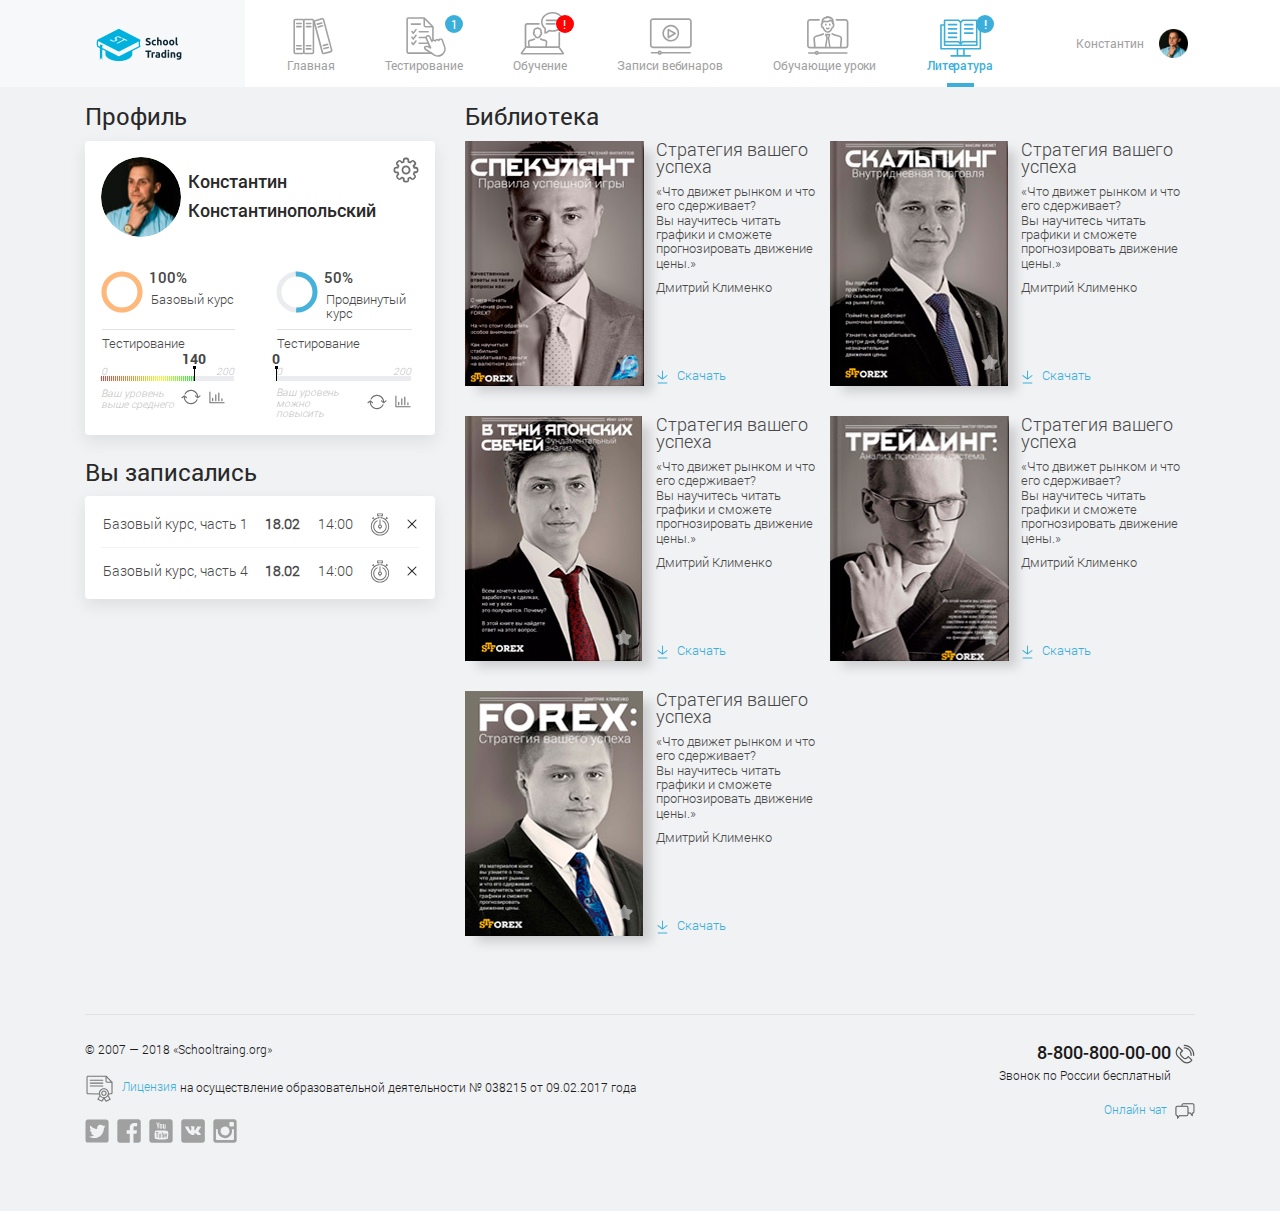
<file: library.html>
<!DOCTYPE html>
<html lang="ru">
<head>
  <meta charset="UTF-8">
  <title>Обучающие уроки</title>
	<meta name="viewport" content="width=device-width, initial-scale=1.0, user-scalable=no">
  <link href="js/bootstrap-slider/bootstrap-slider.css" type="text/css" rel="stylesheet" media="all" />
	<link href="js/fullcalendar-3.8.2/fullcalendar.min.css" type="text/css" rel="stylesheet" />
  <link href="css/style.css" type="text/css" rel="stylesheet" media="all" />
</head>
<body>
		
<!-- header  -->	
<header class="page-header mb-3">
    <div class="container-fluid">		
			<div class="row align-items-center">
				
				<div class="col-5 col-sm-6 col-md-2 align-self-stretch">
					<div class="logotype">
						<img src="img/logo.png" />
					</div>
				</div>
				
				<div class="col col-sm-6 col-md-2 push-md-8 col-lg-2 push-lg-8">
					
					<div class="d-flex align-items-center w-100">
						<div class="right-header ml-auto">
								<span class="user-name d-md-none d-lg-inline">Конcтантин</span>
								<img src="img/avatar.jpg" width="29px" height="29px" />
						</div>

						<div class="phone-menu">
							<svg class="icon ic-menu hidden-sm-up"><use xlink:href="img/sprite.svg#ic-menu"></use></svg>
							<svg class="icon ic-close hidden-sm-up"><use xlink:href="img/sprite.svg#ic-close"></use></svg>
						</div>
					</div>			
				
				</div>
				
				<div class="col-12 col-sm-12 col-md-8 pull-md-2 col-lg-8 pull-lg-2 d-none d-sm-block">
					<ul class="nav main-menu flex-column justify-content-between">
						<li class="nav-item item-home">
								<a href="index.html" class="nav-link">	
									<svg class="icon item-icon ic-home"><use xlink:href="img/sprite.svg#ic-home"></use></svg>
									<div class="item-text">Главная</div>		
								</a>
						</li>
						<li class="nav-item item-test">
								<a href="testing.html" class="nav-link">
									<svg class="icon item-icon ic-test"><use xlink:href="img/sprite.svg#ic-test"></use></svg>
									<div class="item-text">Тестирование</div>		
									<span class="notify-info">1</span>
								</a>
						</li>
						<li class="nav-item item-learn">
								<a href="webinar.html" class="nav-link">			
									<svg class="icon item-icon ic-learn"><use xlink:href="img/sprite.svg#ic-learn"></use></svg>
									<div class="item-text">Обучение</div>	
									<span class="notify-info notify-info-attention">!</span>
								</a>
						</li>
						<li class="nav-item item-webinar">
								<a href="zap_webinar.html" class="nav-link">
									<svg class="icon item-icon ic-webinar"><use xlink:href="img/sprite.svg#ic-webinar"></use></svg>	
									<div class="item-text">Записи вебинаров</div>	
								</a>
						</li>
						<li class="nav-item item-lessons">
								<a href="lessons.html" class="nav-link">
									<svg class="icon item-icon ic-lessons"><use xlink:href="img/sprite.svg#ic-lessons"></use></svg>
									<div class="item-text">Обучающие уроки</div>	
								</a>
						</li>
						<li class="nav-item item-literature">
								<a href="library.html" class="nav-link active">
									<svg class="icon item-icon ic-literature"><use xlink:href="img/sprite.svg#ic-literature"></use></svg>
									<div class="item-text">Литература</div>		
									<span class="notify-info">!</span>
								</a>
						</li>
					</ul>
					<ul class="nav user-menu-mobile flex-row hidden-sm-up">
						<li class="nav-item item-settings">
								<a href="#" class="nav-link d-flex align-items-center">	
									<svg class="icon item-icon ic-settings"><use xlink:href="img/sprite.svg#ic-settings"></use></svg>
									<span class="item-text">Профиль</span>		
								</a>
						</li>
						<li class="nav-item item-exit">
								<a href="#" class="nav-link d-flex align-items-center">
									<svg class="icon item-icon ic-exit"><use xlink:href="img/sprite.svg#ic-exit"></use></svg>
									<span class="item-text">Выход</span>
								</a>
						</li>
					</ul>				
				</div>
				
			</div>
    </div>
</header>
<!-- END header  -->
	
<!-- main section  -->
<section>
	<div class="container-fluid">
		<div class="row mb-4">
			<div class="col-12 col-md-12 col-lg-4 flex-last flex-sm-first">
				<div class="row">
					<div class="col-12 col-sm-7 col-md-6 col-lg-12">
						<div class="block block-with-shadow user-profile">
							<h4 class="block-title">Профиль</h4>
							<div class="block-content">
								<div class="d-flex align-items-center p-rel">
									<img src="img/avatar.jpg" />
									<div class="user-name">Константин Константинопольский</div>
									<a href="#a" class="user-profile-settings align-self-start"><svg class="icon ic-settings"><use xlink:href="img/sprite.svg#ic-settings"></use></asvg>
									</a>
								</div>
								<div class="user-progress-info d-flex align-items-start">
										<div class="mt-4 pt-2 pr-2">				
											<div class="d-flex">
												<svg width="42px" height="42px" viewBox="0 0 42 42" class="svg-circle">
													<circle class="svg-hole" cx="21" cy="21" r="18" fill="#fff"></circle>
													<circle class="svg-ring" cx="21" cy="21" r="18" fill="transparent" stroke="#EBECF0" stroke-width="5"></circle>
													<circle class="svg-segment" cx="21" cy="21" r="18" fill="transparent" stroke="#FFB77A" stroke-width="5" stroke-dasharray="120" stroke-dashoffset="0"></circle>
												</svg>
												<div>
													<div class="base-progress mb-2">100%</div>
													<div class="base-course">Базовый курс</div>
												</div>
											</div>

											<div>
												<div class="test-results">Тестирование</div>
												<div class="user-range">
													<input id="it-rang-0" class="it-range" type="text" data-slider-min="0" data-slider-max="200" data-slider-step="1" data-slider-value="140" data-slider-enabled="false" data-slider-ticks-labels='["0", "200"]'/>
												</div>
												<div class="d-flex d-flex align-items-center">
													<div class="level-info">Ваш уровень выше среднего</div>
													<a href="#"><svg class="icon ic-refresh mr-2"><use xlink:href="img/sprite.svg#ic-refresh"></use></svg></a>
													<a href="#"><svg class="icon ic-chart"><use xlink:href="img/sprite.svg#ic-chart"></use></svg></a>
												</div>
											</div>

										</div>


										<div class="mt-4 pt-2 pr-2 ml-auto">

											<div class="d-flex">
												<svg width="42px" height="42px" viewBox="0 0 42 42" class="svg-circle	">
													<circle class="svg-hole" cx="21" cy="21" r="18" fill="#fff"></circle>
													<circle class="svg-ring" cx="21" cy="21" r="18" fill="transparent" stroke="#EBECF0" stroke-width="5"></circle>
													<circle class="svg-segment" cx="21" cy="21" r="18" fill="transparent" stroke="#45B2DB" stroke-width="5" stroke-dasharray="50 54" stroke-dashoffset="-83"></circle>
												</svg>							
												<div>
													<div class="advanced-progress mb-2">50%</div>
													<div class="advanced-course">Продвинутый курс</div>
												</div>
											</div>

											<div>
												<div class="test-results">Тестирование</div>
												<div class="user-range">
													<input id="it-range-1" class="it-range" type="text" data-slider-min="0" data-slider-max="200" data-slider-step="1" data-slider-value="0" data-slider-enabled="false" data-slider-ticks-labels='["0", "200"]'/>
												</div>
												<div class="d-flex justify-content-end align-items-center">
													<div class="level-info mr-auto">Ваш уровень можно повысить</div>
													<a href="#"><svg class="icon ic-refresh mr-2"><use xlink:href="img/sprite.svg#ic-refresh"></use></svg></a>
													<a href="#"><svg class="icon ic-chart"><use xlink:href="img/sprite.svg#ic-chart"></use></svg></a>
												</div>
											</div>
										</div>

								</div>

							</div>
						</div>
					</div>
					
					<div class="col-12 col-sm-5 col-md-6 col-lg-12">
						<div class="block block-with-shadow user-current-courses">
							<h4 class="block-title">Вы записались</h4>
							<div class="block-content">
								
								<div class="course-item d-flex flex-wrap flex-row justify-content-between align-items-center">
				
									<div class="course-name w-sm-100">Базовый курс, часть 1</div>
									<div class="course-date font-weight-bold">18.02</div>
									<div class="course-time">14:00</div>
									<a href="#" class="course-reminder tooltip-active" data-toggle="tooltip" data-animation="false" title="Добавить напоминание в гугл календарь">
										<svg class="icon ic-timer d-inline-block align-middle"><use xlink:href="img/sprite.svg#ic-timer"></use></svg>
									</a>
									<a href="#" class="course-delete">
										<svg class="icon ic-close"><use xlink:href="img/sprite.svg#ic-close"></use></svg>
									</a>									
									
								</div>
								
								
								<div class="course-item d-flex flex-wrap flex-row justify-content-between align-items-center">
				
									<div class="course-name w-sm-100">Базовый курс, часть 4</div>
									<div class="course-date font-weight-bold">18.02</div>
									<div class="course-time">14:00</div>
									<a href="#" class="course-reminder tooltip-active" data-toggle="tooltip" data-animation="false" title="Добавить напоминание в гугл календарь">
										<svg class="icon ic-timer d-inline-block align-middle"><use xlink:href="img/sprite.svg#ic-timer"></use></svg>
									</a>
									<a href="#" class="course-delete">
										<svg class="icon ic-close"><use xlink:href="img/sprite.svg#ic-close"></use></svg>
									</a>									
									
								</div>
							</div>
						</div>					
					</div>

				</div>
			</div>
			
			<div class="col-12 col-md-12 col-lg-8">
		  	<div class="block">
					<h4 class="block-title">Библиотека</h4>
					<div class="block-content no-gutters row">
						
						<div class="book book-in-list m-20 col-12 col-md-6">
							<div class="row no-gutters align-items-stretch">
								<div class="col col-sm-4 col-md-6">
									<div class="p-rel d-inline-block">
										<img src="img/book-1.jpg" class="book-cover" />
										<svg class="book-favorites icon ic-star-full"><use xlink:href="img/sprite.svg#ic-star-full"></use></svg>	
									</div>
								</div>
								<div class="col-7 col-sm-8 col-md-6 text-left px-2 book-info">

									<div class="d-flex flex-column ">
										<div class="book-title mb-2">Стратегия вашего успеха</div>
										<div class="book-description"><p>&laquo;Что движет рынком и&nbsp;что его сдерживает? Вы&nbsp;научитесь читать графики и&nbsp;сможете прогнозировать движение цены.&raquo;</p></div>
										<div class="book-author">Дмитрий Клименко</div>
										<div class="book-actions mt-auto mr-auto">
											<a href="#">
												<svg class="icon ic-download d-inline-block align-middle"><use xlink:href="img/sprite.svg#ic-download"></use></svg><span class="pl-2">Скачать</span>
											</a>
										</div>									
									</div>
								</div>
							</div>
						</div>


						<div class="book book-in-list m-20 col-12 col-md-6">
							<div class="row no-gutters align-items-stretch">
								<div class="col col-sm-4 col-md-6">
									<div class="p-rel d-inline-block">
										<img src="img/book-2.jpg" class="book-cover" />
										<svg class="book-favorites icon ic-star-full"><use xlink:href="img/sprite.svg#ic-star-full"></use></svg>	
									</div>
								</div>
								<div class="col-7 col-sm-8 col-md-6 text-left px-2 book-info">

									<div class="d-flex flex-column ">
										<div class="book-title mb-2">Стратегия вашего успеха</div>
										<div class="book-description"><p>&laquo;Что движет рынком и&nbsp;что его сдерживает? Вы&nbsp;научитесь читать графики и&nbsp;сможете прогнозировать движение цены.&raquo;</p></div>
										<div class="book-author">Дмитрий Клименко</div>
										<div class="book-actions mt-auto mr-auto">
											<a href="#">
												<svg class="icon ic-download d-inline-block align-middle"><use xlink:href="img/sprite.svg#ic-download"></use></svg><span class="pl-2">Скачать</span>
											</a>
										</div>									
									</div>
								</div>
							</div>
						</div>


						<div class="book book-in-list m-20 col-12 col-md-6">
							<div class="row no-gutters align-items-stretch">
								<div class="col col-sm-4 col-md-6">
									<div class="p-rel d-inline-block">
										<img src="img/book-3.jpg" class="book-cover" />
										<svg class="book-favorites icon ic-star-full"><use xlink:href="img/sprite.svg#ic-star-full"></use></svg>	
									</div>
								</div>
								<div class="col-7 col-sm-8 col-md-6 text-left px-2 book-info">

									<div class="d-flex flex-column ">
										<div class="book-title mb-2">Стратегия вашего успеха</div>
										<div class="book-description"><p>&laquo;Что движет рынком и&nbsp;что его сдерживает? Вы&nbsp;научитесь читать графики и&nbsp;сможете прогнозировать движение цены.&raquo;</p></div>
										<div class="book-author">Дмитрий Клименко</div>
										<div class="book-actions mt-auto mr-auto">
											<a href="#">
												<svg class="icon ic-download d-inline-block align-middle"><use xlink:href="img/sprite.svg#ic-download"></use></svg><span class="pl-2">Скачать</span>
											</a>
										</div>									
									</div>
								</div>
							</div>
						</div>

						<div class="book book-in-list m-20 col-12 col-md-6">
							<div class="row no-gutters align-items-stretch">
								<div class="col col-sm-4 col-md-6">
									<div class="p-rel d-inline-block">
										<img src="img/book-4.jpg" class="book-cover" />
										<svg class="book-favorites icon ic-star-full"><use xlink:href="img/sprite.svg#ic-star-full"></use></svg>	
									</div>
								</div>
								<div class="col-7 col-sm-8 col-md-6 text-left px-2 book-info">

									<div class="d-flex flex-column ">
										<div class="book-title mb-2">Стратегия вашего успеха</div>
										<div class="book-description"><p>&laquo;Что движет рынком и&nbsp;что его сдерживает? Вы&nbsp;научитесь читать графики и&nbsp;сможете прогнозировать движение цены.&raquo;</p></div>
										<div class="book-author">Дмитрий Клименко</div>
										<div class="book-actions mt-auto mr-auto">
											<a href="#">
												<svg class="icon ic-download d-inline-block align-middle"><use xlink:href="img/sprite.svg#ic-download"></use></svg><span class="pl-2">Скачать</span>
											</a>
										</div>									
									</div>
								</div>
							</div>
						</div>


						<div class="book book-in-list m-20 col-12 col-md-6">
							<div class="row no-gutters align-items-stretch">
								<div class="col col-sm-4 col-md-6">
									<div class="p-rel d-inline-block">
										<img src="img/book-5.jpg" class="book-cover" />
										<svg class="book-favorites icon ic-star-full"><use xlink:href="img/sprite.svg#ic-star-full"></use></svg>	
									</div>
								</div>
								<div class="col-7 col-sm-8 col-md-6 text-left px-2 book-info">

									<div class="d-flex flex-column ">
										<div class="book-title mb-2">Стратегия вашего успеха</div>
										<div class="book-description"><p>&laquo;Что движет рынком и&nbsp;что его сдерживает? Вы&nbsp;научитесь читать графики и&nbsp;сможете прогнозировать движение цены.&raquo;</p></div>
										<div class="book-author">Дмитрий Клименко</div>
										<div class="book-actions mt-auto mr-auto">
											<a href="#">
												<svg class="icon ic-download d-inline-block align-middle"><use xlink:href="img/sprite.svg#ic-download"></use></svg><span class="pl-2">Скачать</span>
											</a>
										</div>									
									</div>
								</div>
							</div>
						</div>
			
					</div>
				</div>
			</div>
		</div>	
		

	</div>
</section>
<!-- END main section  -->
	
<!-- footer  -->	
<footer class="page-footer container-fluid mb-5">
	<div class="row no-gutters line-decor pt-4">
		<div class="col-12"></div>
	</div>
	<div class="row">
		<div class="col-12 col-sm-5 push-sm-7 col-md-6 push-md-6 col-lg-5 push-lg-7 text-center text-sm-right">
			<div class="tel">8-800-800-00-00 <svg class="icon ic-tel d-inline-block align-text-bottom"><use xlink:href="img/sprite.svg#ic-tel"></use></svg></div>	
			<div class="mr-4">Звонок по России бесплатный</div>	
			<div class="mt-3 mb-3"><a href="#">Онлайн чат<svg class="icon ic-chat d-inline-block align-middle ml-2"><use xlink:href="img/sprite.svg#ic-chat"></use></svg></a></div>
		</div>	
		<div class="col-12 col-sm-7 pull-sm-5 col-md-6 pull-md-6 col-lg-7 pull-lg-5 d-flex flex-column">
			<p>&copy; 2007&nbsp;&mdash; 2018 &laquo;Schooltraing.org&raquo;</p>
			<div class="mb-3">
				<a href="#"><svg class="icon ic-lisence d-inline-block align-middle mr-2 mb-2 mb-lg-0 float-left float-lg-none"><use xlink:href="img/sprite.svg#ic-lisence"></use></svg>Лицензия</a> на&nbsp;осуществление образовательной деятельности &#8470;&nbsp;038215 от&nbsp;<nobr>09.02.2017</nobr> года
			</div>
			<div class="social-link d-flex flex-first justify-content-center justify-content-sm-start flex-sm-last mb-3">
				<a href="#" class="mr-2"><svg class="icon ic-twitter"><use xlink:href="img/sprite.svg#ic-twitter"></use></svg></a>
				<a href="#" class="mr-2"><svg class="icon ic-fb"><use xlink:href="img/sprite.svg#ic-fb"></use></svg></a>
				<a href="#" class="mr-2"><svg class="icon ic-youtube"><use xlink:href="img/sprite.svg#ic-youtube"></use></svg></a>
				<a href="#" class="mr-2"><svg class="icon ic-vk"><use xlink:href="img/sprite.svg#ic-vk"></use></svg></a>
				<a href="#" class="mr-2"><svg class="icon ic-insta"><use xlink:href="img/sprite.svg#ic-insta"></use></svg></a>
			</div>
		</div>
	</div>
</footer>		
<!-- END footer -->

<!-- needs for bootstrap + bootstrap -->
    <script src="js/jquery-3.3.1.min.js"></script>
    <script src="js/tether.min.js"></script>
    <script src="js/bootstrap.min.js"></script>
		
<!-- bootstrap slider -->	
	<script src="js/bootstrap-slider/bootstrap-slider.min.js"></script>
	
<!-- Add calendar -->
	<script src="js/moment.min.js"></script>
	<script src="js/fullcalendar-3.8.2/fullcalendar.min.js"></script>
	
<!--	Add custom js file -->
	<script src="js/user_profile.js"></script>

</body>
</html>
</file>
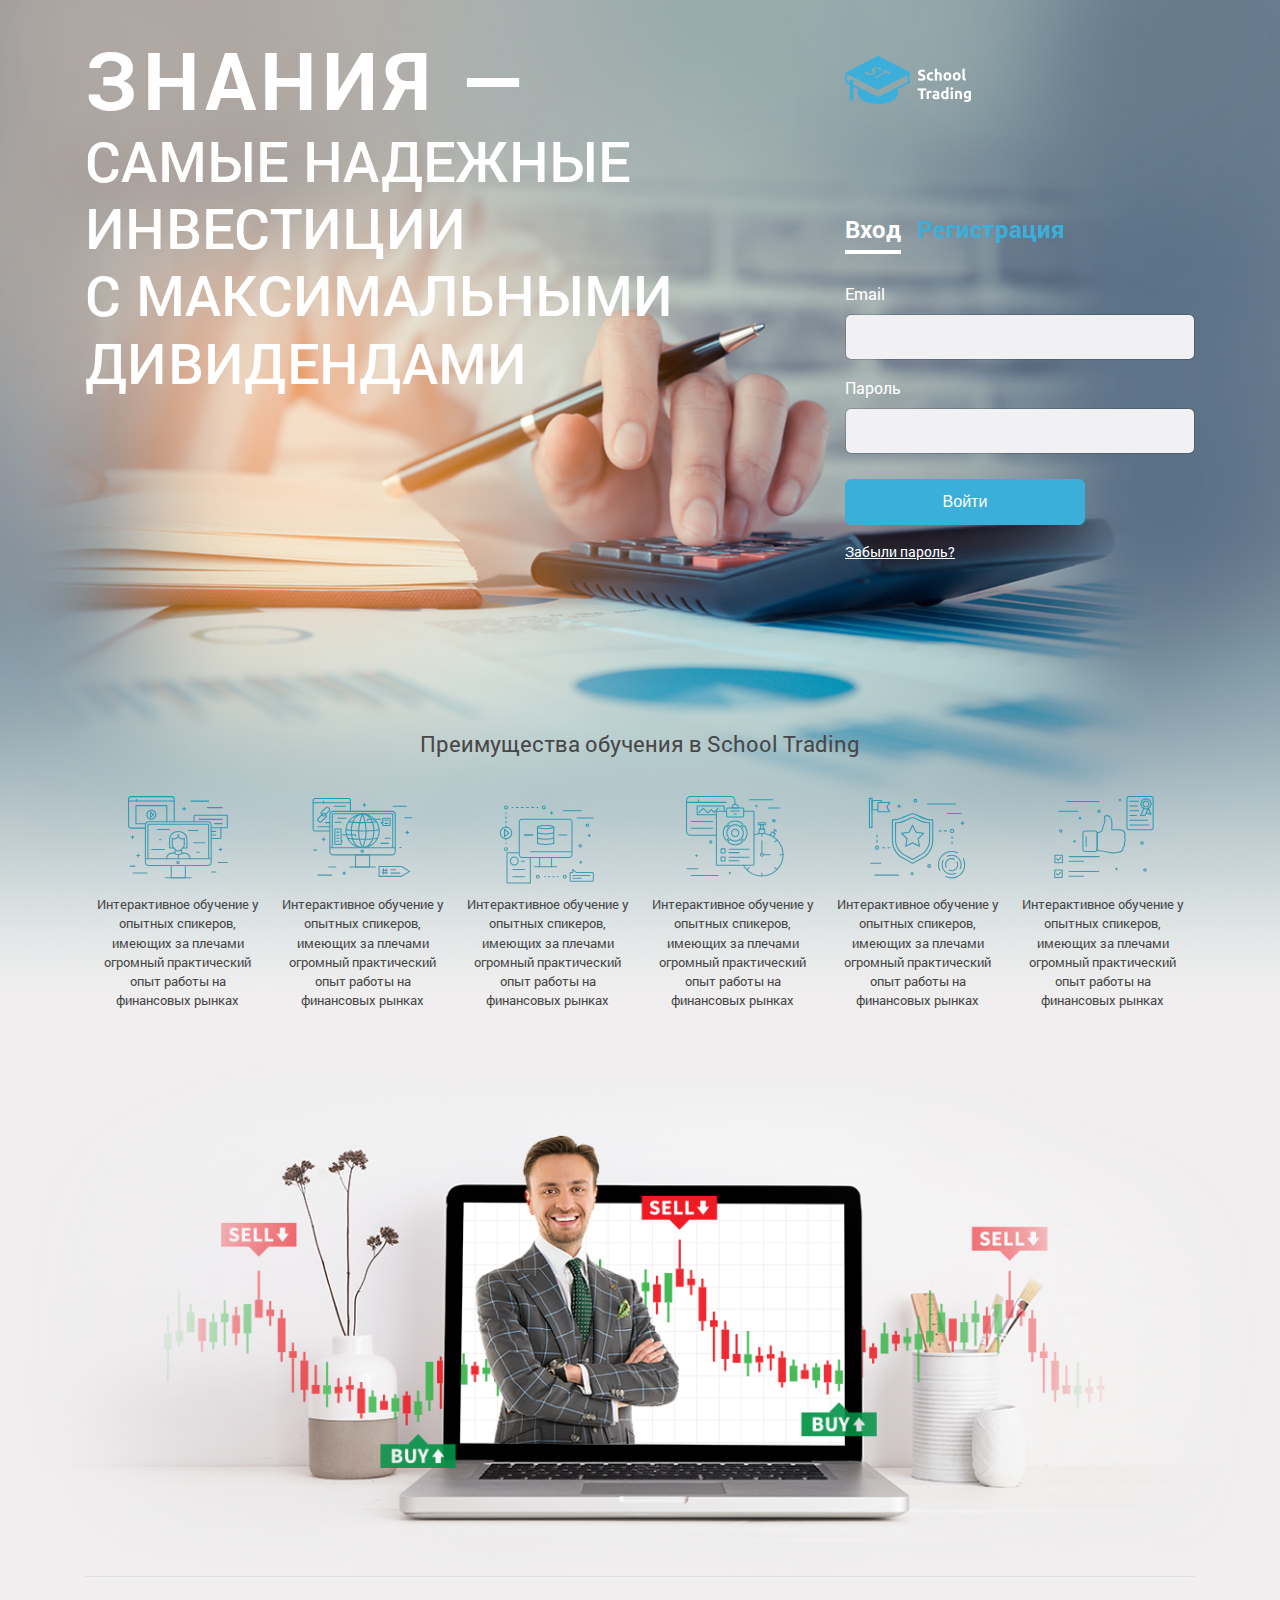
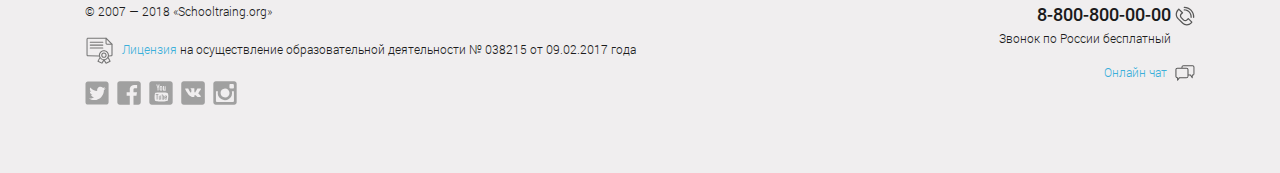
<file: login.html>
<!DOCTYPE html>
<html lang="ru">
<head>
  <meta charset="UTF-8">
  <title>User Profile</title>
	<meta name="viewport" content="width=device-width, initial-scale=1.0, user-scalable=no">
  <link href="css/style.css" type="text/css" rel="stylesheet" media="all" />
</head>
<body class="page-login">
		
<!-- header  -->	
<header class="page-header">
	<div class="container-fluid">
		<div class="row pt-3">
			<div class="col-7 flex-md-first col-lg-8">
				<div class="slogan-text">
					<span class="big-text" >Знания&nbsp;&mdash;</span>
					<span class="other-text">самые&nbsp;надежные инвестиции с&nbsp;максимальными дивидендами</span>
				</div>
			</div>
			<div class="col-5 col-sm-12 flex-sm-first col-md-5 col-lg-4">
				<img src="img/logo-blue.png" class="logo-white"/>
			</div>
			<div class="col-12 col-sm-5 col-md-5 push-md-7 col-lg-4 push-lg-8">
				
				<div class="block block-login">
					<div class="block-content">
						<ul class="list-inline reg-links d-sm-flex justify-content-sm-between justify-content-md-start  text-center">
							<li class="list-inline-item mr-3"><a href="login.html" title="Вход" class="active">Вход</a></li>
							<li class="list-inline-item"><a href="reg.html" title="Регистрация">Регистрация</a></li>
						</ul>
						<form class="form" action="/user/login" method="post">
							<div class="form-group">
								<label class="form-label">Email</label>
								<input type="text" class="form-control">
							</div>
							<div class="form-group">
								<label class="form-label">Пароль</label>
								<input type="password" class="form-control">
							</div>
							<div class="form-group">
								<button type="submit" class="btn btn-primary btn-block">Войти</button> 
								<a class="forgot-pass" href="/user/request-password-reset">Забыли пароль?</a>
							</div>

						</form> 
					</div>
				
				</div>
			</div>
		
		</div>
	</div>
</header>
<!-- END header  -->
	
<!-- main section  -->
<section class="main-section">
	<div class="container-fluid">
		<div class="row no-gutters our-benefits text-center">
			<div class="col-12"><div class="page-title mb-3">Преимущества обучения в&nbsp;School&nbsp;Trading</div></div>
			<div class="col-6 col-sm-4 col-lg-2">
				<div class="our-benefit">
					<img src="img/login-01.svg" />
					<p>Интерактивное обучение у опытных спикеров, имеющих за плечами огромный практический опыт работы на финансовых рынках</p>			
				</div>
			</div>
			<div class="col-6 col-sm-4 col-lg-2">	
				<div class="our-benefit">
					<img src="img/login-02.svg" />
					<p>Интерактивное обучение у опытных спикеров, имеющих за плечами огромный практический опыт работы на финансовых рынках</p>			
				</div>
			</div>
			<div class="col-6 col-sm-4 col-lg-2">	
				<div class="our-benefit">
					<img src="img/login-03.svg" />
					<p>Интерактивное обучение у опытных спикеров, имеющих за плечами огромный практический опыт работы на финансовых рынках</p>			
				</div>
			</div>
			<div class="col-6 col-sm-4 col-lg-2">		
				<div class="our-benefit">
					<img src="img/login-04.svg" />
					<p>Интерактивное обучение у опытных спикеров, имеющих за плечами огромный практический опыт работы на финансовых рынках</p>
				</div>
			</div>
			<div class="col-6 col-sm-4 col-lg-2">
				<div class="our-benefit">
					<img src="img/login-05.svg" />
					<p>Интерактивное обучение у опытных спикеров, имеющих за плечами огромный практический опыт работы на финансовых рынках</p>				
				</div>
			</div>
			<div class="col-6 col-sm-4 col-lg-2">
				<div class="our-benefit">		
					<img src="img/login-06.svg" />
					<p>Интерактивное обучение у опытных спикеров, имеющих за плечами огромный практический опыт работы на финансовых рынках</p>
				</div>
			</div>
		</div>	
	</div>
	<div class="laptop-pic">
		<img src="img/laptop.png" /> 
	</div>
	
</section>
<!-- END main section  -->
	
<!-- footer  -->	
<footer class="page-footer container-fluid mb-5">
	<div class="row no-gutters line-decor pt-4">
		<div class="col-12"></div>
	</div>
	<div class="row">
		<div class="col-12 col-sm-5 push-sm-7 col-md-6 push-md-6 col-lg-5 push-lg-7 text-center text-sm-right">
			<div class="tel">8-800-800-00-00 <svg class="icon ic-tel d-inline-block align-text-bottom"><use xlink:href="img/sprite.svg#ic-tel"></use></svg></div>	
			<div class="mr-4">Звонок по России бесплатный</div>	
			<div class="mt-3 mb-3"><a href="#">Онлайн чат<svg class="icon ic-chat d-inline-block align-middle ml-2"><use xlink:href="img/sprite.svg#ic-chat"></use></svg></a></div>
		</div>	
		<div class="col-12 col-sm-7 pull-sm-5 col-md-6 pull-md-6 col-lg-7 pull-lg-5 d-flex flex-column">
			<p>&copy; 2007&nbsp;&mdash; 2018 &laquo;Schooltraing.org&raquo;</p>
			<div class="mb-3">
				<a href="#"><svg class="icon ic-lisence d-inline-block align-middle mr-2 mb-2 mb-lg-0 float-left float-lg-none"><use xlink:href="img/sprite.svg#ic-lisence"></use></svg>Лицензия</a> на&nbsp;осуществление образовательной деятельности &#8470;&nbsp;038215 от&nbsp;<nobr>09.02.2017</nobr> года
			</div>
			<div class="social-link d-flex flex-first justify-content-center justify-content-sm-start flex-sm-last mb-3">
				<a href="#" class="mr-2"><svg class="icon ic-twitter"><use xlink:href="img/sprite.svg#ic-twitter"></use></svg></a>
				<a href="#" class="mr-2"><svg class="icon ic-fb"><use xlink:href="img/sprite.svg#ic-fb"></use></svg></a>
				<a href="#" class="mr-2"><svg class="icon ic-youtube"><use xlink:href="img/sprite.svg#ic-youtube"></use></svg></a>
				<a href="#" class="mr-2"><svg class="icon ic-vk"><use xlink:href="img/sprite.svg#ic-vk"></use></svg></a>
				<a href="#" class="mr-2"><svg class="icon ic-insta"><use xlink:href="img/sprite.svg#ic-insta"></use></svg></a>
			</div>
		</div>
	</div>
</footer>		
<!-- END footer -->

<!-- needs for bootstrap + bootstrap -->
    <script src="js/jquery-3.3.1.min.js"></script>
    <script src="js/tether.min.js"></script>
    <script src="js/bootstrap.min.js"></script>
		
<!-- bootstrap slider -->	
	<script src="js/bootstrap-slider/bootstrap-slider.min.js"></script>
	
<!-- Add calendar -->
	<script src="js/moment.min.js"></script>
	<script src="js/fullcalendar-3.8.2/fullcalendar.min.js"></script>
	
<!--	Add custom js file -->
	<script src="js/user_profile.js"></script>

</body>
</html>
</file>
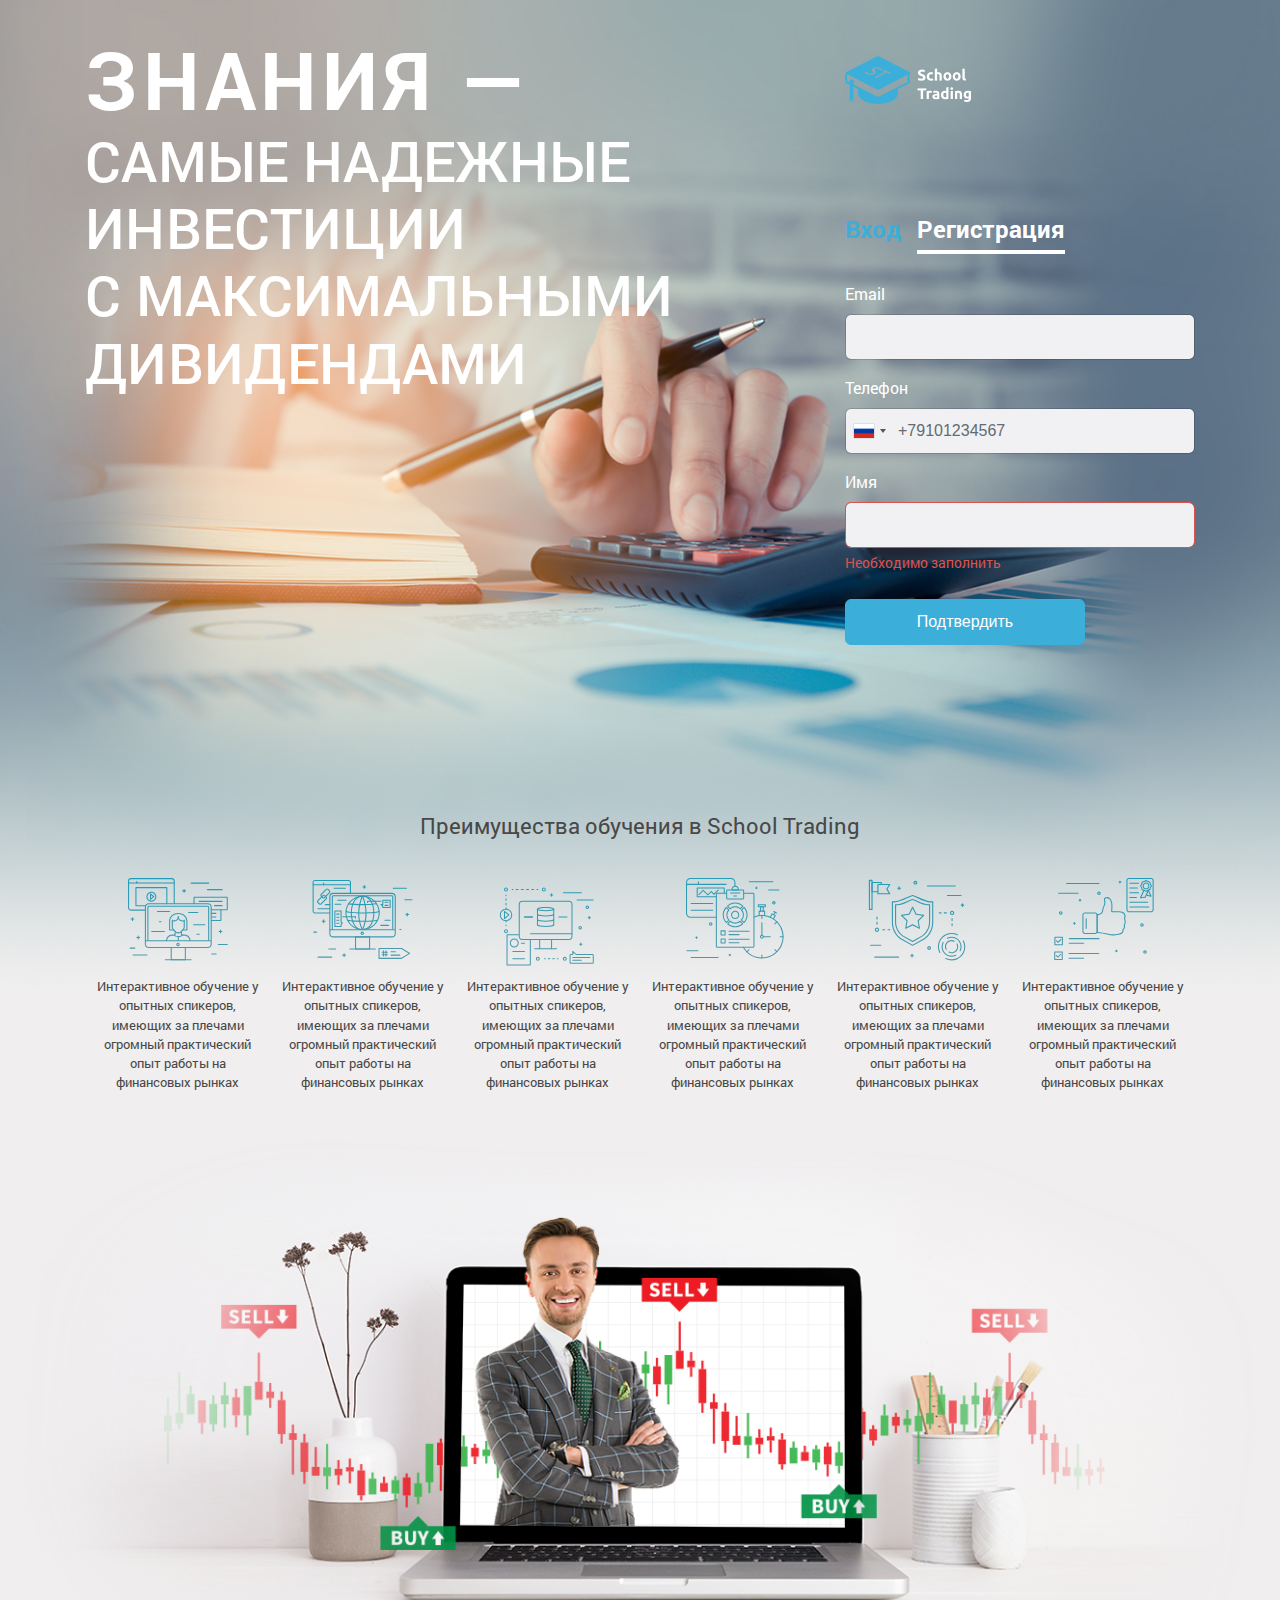
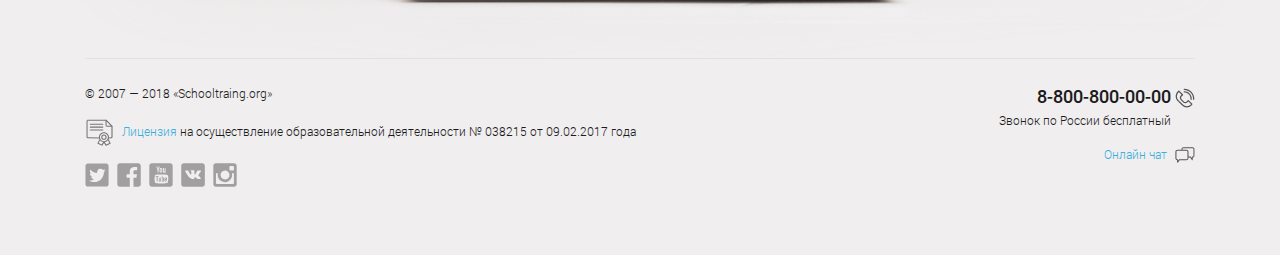
<file: reg.html>
<!DOCTYPE html>
<html lang="ru">
<head>
  <meta charset="UTF-8">
  <title>User Profile</title>
	<meta name="viewport" content="width=device-width, initial-scale=1.0, user-scalable=no">
	<link href="css/intlTelInput.css" type="text/css" rel="stylesheet" />
  <link href="css/style.css" type="text/css" rel="stylesheet" media="all" />
</head>
<body class="page-login">
		
<!-- header  -->	
<header class="page-header">
	<div class="container-fluid">
		<div class="row pt-3">
			<div class="col-7 flex-md-first col-lg-8">
				<div class="slogan-text">
					<span class="big-text">Знания&nbsp;&mdash;</span>
					<span class="other-text">самые&nbsp;надежные инвестиции с&nbsp;максимальными дивидендами</span>
				</div>
			</div>
			<div class="col-5 col-sm-12 flex-sm-first col-md-5 col-lg-4">
				<img src="img/logo-blue.png" class="logo-white"/>
			</div>
			<div class="col-12 col-sm-5 col-md-5 push-md-7 col-lg-4 push-lg-8">
				
				<div class="block block-login">
					<div class="block-content">
						<ul class="list-inline reg-links d-sm-flex justify-content-sm-between justify-content-md-start  text-center">
							<li class="list-inline-item mr-3"><a href="login.html" title="Вход">Вход</a></li>
							<li class="list-inline-item"><a href="reg.html" title="Регистрация" class="active">Регистрация</a></li>
						</ul>
						<form class="form" action="/user/login" method="post">
							<div class="form-group">
								<label class="form-label">Email</label>
								<input type="text" class="form-control">
							</div>
							<div class="form-group">
								<label class="form-label">Телефон</label>
								<input type="text" placeholder="+79101234567"  class="form-control it-phone">
							</div>
							<div class="form-group has-danger">
								<label class="form-label">Имя</label>
								<input type="text" class="form-control">
								<div class="form-control-feedback">Необходимо заполнить</div>
							</div>
							<div class="form-group">
								<button type="submit" class="btn btn-primary btn-block">Подтвердить</button>
							</div>
						</form> 
					</div>
				
				</div>
			</div>
		
		</div>
	</div>
</header>
<!-- END header  -->
	
<!-- main section  -->
<section class="main-section">
	<div class="container-fluid">
		<div class="row no-gutters our-benefits text-center">
			<div class="col-12"><div class="page-title mb-3">Преимущества обучения в&nbsp;School&nbsp;Trading</div></div>
			<div class="col-6 col-sm-4 col-lg-2">
				<div class="our-benefit">
					<img src="img/login-01.svg" />
					<p>Интерактивное обучение у опытных спикеров, имеющих за плечами огромный практический опыт работы на финансовых рынках</p>			
				</div>
			</div>
			<div class="col-6 col-sm-4 col-lg-2">	
				<div class="our-benefit">
					<img src="img/login-02.svg" />
					<p>Интерактивное обучение у опытных спикеров, имеющих за плечами огромный практический опыт работы на финансовых рынках</p>			
				</div>
			</div>
			<div class="col-6 col-sm-4 col-lg-2">	
				<div class="our-benefit">
					<img src="img/login-03.svg" />
					<p>Интерактивное обучение у опытных спикеров, имеющих за плечами огромный практический опыт работы на финансовых рынках</p>			
				</div>
			</div>
			<div class="col-6 col-sm-4 col-lg-2">		
				<div class="our-benefit">
					<img src="img/login-04.svg" />
					<p>Интерактивное обучение у опытных спикеров, имеющих за плечами огромный практический опыт работы на финансовых рынках</p>
				</div>
			</div>
			<div class="col-6 col-sm-4 col-lg-2">
				<div class="our-benefit">
					<img src="img/login-05.svg" />
					<p>Интерактивное обучение у опытных спикеров, имеющих за плечами огромный практический опыт работы на финансовых рынках</p>				
				</div>
			</div>
			<div class="col-6 col-sm-4 col-lg-2">
				<div class="our-benefit">		
					<img src="img/login-06.svg" />
					<p>Интерактивное обучение у опытных спикеров, имеющих за плечами огромный практический опыт работы на финансовых рынках</p>
				</div>
			</div>
		</div>	
	</div>
	<div class="laptop-pic">
		<img src="img/laptop.png" /> 
	</div>
	
</section>
<!-- END main section  -->
	
<!-- footer  -->	
<footer class="page-footer container-fluid mb-5">
	<div class="row no-gutters line-decor pt-4">
		<div class="col-12"></div>
	</div>
	<div class="row">
		<div class="col-12 col-sm-5 push-sm-7 col-md-6 push-md-6 col-lg-5 push-lg-7 text-center text-sm-right">
			<div class="tel">8-800-800-00-00 <svg class="icon ic-tel d-inline-block align-text-bottom"><use xlink:href="img/sprite.svg#ic-tel"></use></svg></div>	
			<div class="mr-4">Звонок по России бесплатный</div>	
			<div class="mt-3 mb-3"><a href="#">Онлайн чат<svg class="icon ic-chat d-inline-block align-middle ml-2"><use xlink:href="img/sprite.svg#ic-chat"></use></svg></a></div>
		</div>	
		<div class="col-12 col-sm-7 pull-sm-5 col-md-6 pull-md-6 col-lg-7 pull-lg-5 d-flex flex-column">
			<p>&copy; 2007&nbsp;&mdash; 2018 &laquo;Schooltraing.org&raquo;</p>
			<div class="mb-3">
				<a href="#"><svg class="icon ic-lisence d-inline-block align-middle mr-2 mb-2 mb-lg-0 float-left float-lg-none"><use xlink:href="img/sprite.svg#ic-lisence"></use></svg>Лицензия</a> на&nbsp;осуществление образовательной деятельности &#8470;&nbsp;038215 от&nbsp;<nobr>09.02.2017</nobr> года
			</div>
			<div class="social-link d-flex flex-first justify-content-center justify-content-sm-start flex-sm-last mb-3">
				<a href="#" class="mr-2"><svg class="icon ic-twitter"><use xlink:href="img/sprite.svg#ic-twitter"></use></svg></a>
				<a href="#" class="mr-2"><svg class="icon ic-fb"><use xlink:href="img/sprite.svg#ic-fb"></use></svg></a>
				<a href="#" class="mr-2"><svg class="icon ic-youtube"><use xlink:href="img/sprite.svg#ic-youtube"></use></svg></a>
				<a href="#" class="mr-2"><svg class="icon ic-vk"><use xlink:href="img/sprite.svg#ic-vk"></use></svg></a>
				<a href="#" class="mr-2"><svg class="icon ic-insta"><use xlink:href="img/sprite.svg#ic-insta"></use></svg></a>
			</div>
		</div>
	</div>
</footer>		
<!-- END footer -->

<!-- needs for bootstrap + bootstrap -->
    <script src="js/jquery-3.3.1.min.js"></script>
    <script src="js/tether.min.js"></script>
    <script src="js/bootstrap.min.js"></script>
		
<!-- bootstrap slider -->	
	<script src="js/bootstrap-slider/bootstrap-slider.min.js"></script>
	
<!-- Add calendar -->
	<script src="js/moment.min.js"></script>
	<script src="js/fullcalendar-3.8.2/fullcalendar.min.js"></script>
	
<!--	Add custom js file -->
	<script src="js/user_profile.js"></script>
	
<!-- Add phone mask -->	
	<script src="js/utils.js"></script>
	<script src="js/intlTelInput.min.js"></script>
	<script type="text/javascript">
		jQuery(function ($) {
			$('.it-phone').intlTelInput({
				"preferredCountries":["ru","by","ua","kz"],
				"nationalMode":"on",
				"formatOnDisplay":false
			});
		});
	</script>
	
</body>
</html>
</file>
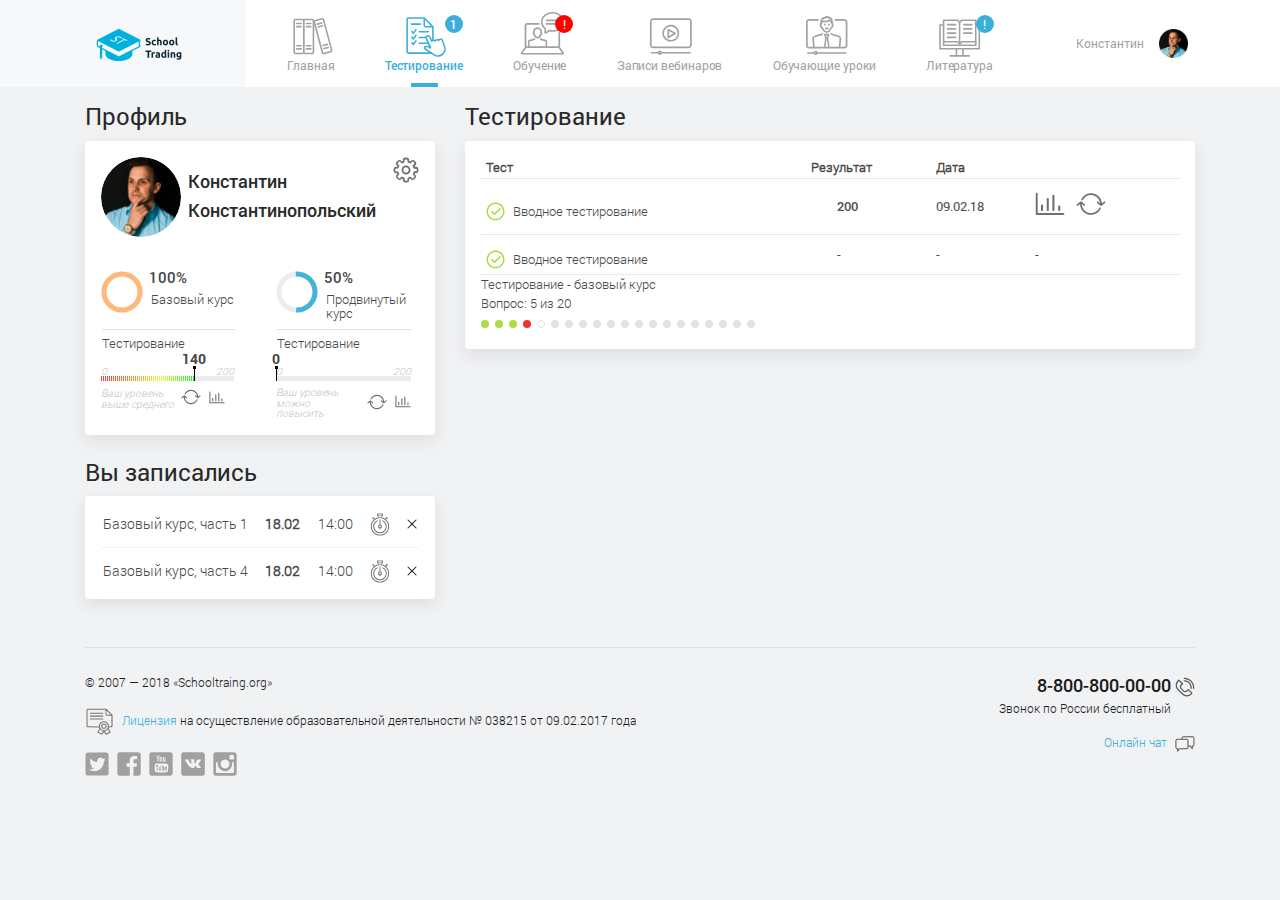
<file: testing.html>
<!DOCTYPE html>
<html lang="ru">
<head>
  <meta charset="UTF-8">
  <title>Тестирование</title>
	<meta name="viewport" content="width=device-width, initial-scale=1.0, user-scalable=no">
  <link href="js/bootstrap-slider/bootstrap-slider.css" type="text/css" rel="stylesheet" media="all" />
	<link href="js/fullcalendar-3.8.2/fullcalendar.min.css" type="text/css" rel="stylesheet" />
  <link href="css/style.css" type="text/css" rel="stylesheet" media="all" />
</head>
<body>
		
<!-- header  -->	
<header class="page-header mb-3">
    <div class="container-fluid">		
			<div class="row align-items-center">
				
				<div class="col-5 col-sm-6 col-md-2 align-self-stretch">
					<div class="logotype">
						<img src="img/logo.png" />
					</div>
				</div>
				
				<div class="col col-sm-6 col-md-2 push-md-8 col-lg-2 push-lg-8">
					
					<div class="d-flex align-items-center w-100">
						<div class="right-header ml-auto">
								<span class="user-name d-md-none d-lg-inline">Конcтантин</span>
								<img src="img/avatar.jpg" width="29px" height="29px" />
						</div>

						<div class="phone-menu">
							<svg class="icon ic-menu hidden-sm-up"><use xlink:href="img/sprite.svg#ic-menu"></use></svg>
							<svg class="icon ic-close hidden-sm-up"><use xlink:href="img/sprite.svg#ic-close"></use></svg>
						</div>
					</div>			
				
				</div>
				
				<div class="col-12 col-sm-12 col-md-8 pull-md-2 col-lg-8 pull-lg-2 d-none d-sm-block">
					<ul class="nav main-menu flex-column justify-content-between">
						<li class="nav-item item-home">
								<a href="index.html" class="nav-link">	
									<svg class="icon item-icon ic-home"><use xlink:href="img/sprite.svg#ic-home"></use></svg>
									<div class="item-text">Главная</div>		
								</a>
						</li>
						<li class="nav-item item-test">
								<a href="testing.html" class="nav-link active">
									<svg class="icon item-icon ic-test"><use xlink:href="img/sprite.svg#ic-test"></use></svg>
									<div class="item-text">Тестирование</div>		
									<span class="notify-info">1</span>
								</a>
						</li>
						<li class="nav-item item-learn">
								<a href="webinar.html" class="nav-link">			
									<svg class="icon item-icon ic-learn"><use xlink:href="img/sprite.svg#ic-learn"></use></svg>
									<div class="item-text">Обучение</div>	
									<span class="notify-info notify-info-attention">!</span>
								</a>
						</li>
						<li class="nav-item item-webinar">
								<a href="zap_webinar.html" class="nav-link">
									<svg class="icon item-icon ic-webinar"><use xlink:href="img/sprite.svg#ic-webinar"></use></svg>	
									<div class="item-text">Записи вебинаров</div>	
								</a>
						</li>
						<li class="nav-item item-lessons">
								<a href="lessons.html" class="nav-link">
									<svg class="icon item-icon ic-lessons"><use xlink:href="img/sprite.svg#ic-lessons"></use></svg>
									<div class="item-text">Обучающие уроки</div>	
								</a>
						</li>
						<li class="nav-item item-literature">
								<a href="library.html" class="nav-link">
									<svg class="icon item-icon ic-literature"><use xlink:href="img/sprite.svg#ic-literature"></use></svg>
									<div class="item-text">Литература</div>		
									<span class="notify-info">!</span>
								</a>
						</li>
					</ul>
					<ul class="nav user-menu-mobile flex-row hidden-sm-up">
						<li class="nav-item item-settings">
								<a href="#" class="nav-link d-flex align-items-center">	
									<svg class="icon item-icon ic-settings"><use xlink:href="img/sprite.svg#ic-settings"></use></svg>
									<span class="item-text">Профиль</span>		
								</a>
						</li>
						<li class="nav-item item-exit">
								<a href="#" class="nav-link d-flex align-items-center">
									<svg class="icon item-icon ic-exit"><use xlink:href="img/sprite.svg#ic-exit"></use></svg>
									<span class="item-text">Выход</span>
								</a>
						</li>
					</ul>				
				</div>
				
			</div>
    </div>
</header>
<!-- END header  -->
	
<!-- main section  -->
<section>
	<div class="container-fluid">
		<div class="row mb-4">
			<div class="col-12 col-md-12 col-lg-4 flex-last flex-sm-first">
				<div class="row">
					<div class="col-12 col-sm-7 col-md-6 col-lg-12">
						<div class="block block-with-shadow user-profile">
							<h4 class="block-title">Профиль</h4>
							<div class="block-content">
								<div class="d-flex align-items-center p-rel">
									<img src="img/avatar.jpg" />
									<div class="user-name">Константин Константинопольский</div>
									<a href="#a" class="user-profile-settings align-self-start"><svg class="icon ic-settings"><use xlink:href="img/sprite.svg#ic-settings"></use></asvg>
									</a>
								</div>
								<div class="user-progress-info d-flex align-items-start">
										<div class="mt-4 pt-2 pr-2">				
											<div class="d-flex">
												<svg width="42px" height="42px" viewBox="0 0 42 42" class="svg-circle">
													<circle class="svg-hole" cx="21" cy="21" r="18" fill="#fff"></circle>
													<circle class="svg-ring" cx="21" cy="21" r="18" fill="transparent" stroke="#EBECF0" stroke-width="5"></circle>
													<circle class="svg-segment" cx="21" cy="21" r="18" fill="transparent" stroke="#FFB77A" stroke-width="5" stroke-dasharray="120" stroke-dashoffset="0"></circle>
												</svg>
												<div>
													<div class="base-progress mb-2">100%</div>
													<div class="base-course">Базовый курс</div>
												</div>
											</div>

											<div>
												<div class="test-results">Тестирование</div>
												<div class="user-range">
													<input id="it-rang-0" class="it-range" type="text" data-slider-min="0" data-slider-max="200" data-slider-step="1" data-slider-value="140" data-slider-enabled="false" data-slider-ticks-labels='["0", "200"]'/>
												</div>
												<div class="d-flex d-flex align-items-center">
													<div class="level-info">Ваш уровень выше среднего</div>
													<a href="#"><svg class="icon ic-refresh mr-2"><use xlink:href="img/sprite.svg#ic-refresh"></use></svg></a>
													<a href="#"><svg class="icon ic-chart"><use xlink:href="img/sprite.svg#ic-chart"></use></svg></a>
												</div>
											</div>

										</div>


										<div class="mt-4 pt-2 pr-2 ml-auto">

											<div class="d-flex">
												<svg width="42px" height="42px" viewBox="0 0 42 42" class="svg-circle	">
													<circle class="svg-hole" cx="21" cy="21" r="18" fill="#fff"></circle>
													<circle class="svg-ring" cx="21" cy="21" r="18" fill="transparent" stroke="#EBECF0" stroke-width="5"></circle>
													<circle class="svg-segment" cx="21" cy="21" r="18" fill="transparent" stroke="#45B2DB" stroke-width="5" stroke-dasharray="50 54" stroke-dashoffset="-83"></circle>
												</svg>							
												<div>
													<div class="advanced-progress mb-2">50%</div>
													<div class="advanced-course">Продвинутый курс</div>
												</div>
											</div>

											<div>
												<div class="test-results">Тестирование</div>
												<div class="user-range">
													<input id="it-range-1" class="it-range" type="text" data-slider-min="0" data-slider-max="200" data-slider-step="1" data-slider-value="0" data-slider-enabled="false" data-slider-ticks-labels='["0", "200"]'/>
												</div>
												<div class="d-flex justify-content-end align-items-center">
													<div class="level-info mr-auto">Ваш уровень можно повысить</div>
													<a href="#"><svg class="icon ic-refresh mr-2"><use xlink:href="img/sprite.svg#ic-refresh"></use></svg></a>
													<a href="#"><svg class="icon ic-chart"><use xlink:href="img/sprite.svg#ic-chart"></use></svg></a>
												</div>
											</div>
										</div>

								</div>

							</div>
						</div>
					</div>
					
					<div class="col-12 col-sm-5 col-md-6 col-lg-12">
						<div class="block block-with-shadow user-current-courses">
							<h4 class="block-title">Вы записались</h4>
							<div class="block-content">
								
								<div class="course-item d-flex flex-wrap flex-row justify-content-between align-items-center">
				
									<div class="course-name w-sm-100">Базовый курс, часть 1</div>
									<div class="course-date font-weight-bold">18.02</div>
									<div class="course-time">14:00</div>
									<a href="#" class="course-reminder tooltip-active" data-toggle="tooltip" data-animation="false" title="Добавить напоминание в гугл календарь">
										<svg class="icon ic-timer d-inline-block align-middle"><use xlink:href="img/sprite.svg#ic-timer"></use></svg>
									</a>
									<a href="#" class="course-delete">
										<svg class="icon ic-close"><use xlink:href="img/sprite.svg#ic-close"></use></svg>
									</a>									
									
								</div>
								
								
								<div class="course-item d-flex flex-wrap flex-row justify-content-between align-items-center">
				
									<div class="course-name w-sm-100">Базовый курс, часть 4</div>
									<div class="course-date font-weight-bold">18.02</div>
									<div class="course-time">14:00</div>
									<a href="#" class="course-reminder tooltip-active" data-toggle="tooltip" data-animation="false" title="Добавить напоминание в гугл календарь">
										<svg class="icon ic-timer d-inline-block align-middle"><use xlink:href="img/sprite.svg#ic-timer"></use></svg>
									</a>
									<a href="#" class="course-delete">
										<svg class="icon ic-close"><use xlink:href="img/sprite.svg#ic-close"></use></svg>
									</a>									
									
								</div>
							</div>
						</div>					
					</div>

				</div>
			</div>
			
			<div class="col-12 col-md-12 col-lg-8">
		  	<div class="block block-with-shadow">
					<h4 class="block-title">Тестирование</h4>
					<div class="block-content">
						<div class="test-results">
								<div class="test-item"></div>
								<table class="w-100">
									<tr>
										<th class="d-none d-sm-table-cell"></th>
										<th class="d-none d-sm-table-cell">Тест</th>
										<th class="d-none d-sm-table-cell">Результат</th>
										<th class="d-none d-sm-table-cell">Дата</th>
										<th class="d-none d-sm-table-cell"></th>
									</tr>
									
									<tr>
										<td></td>
										<td class="test-title d-block d-sm-table-cell">
											<span class="test-ok d-flex align-items-center">
												<svg class="icon ic-ok mr-2">
													<use xmlns:xlink="http://www.w3.org/1999/xlink" xlink:href="img/sprite.svg#ic-ok"></use>
												</svg>
												<span>Вводное тестирование</span>
											</span>
										</td>
										<td class="test-mark d-inline-block d-sm-table-cell">
											<div class="test-mark-text d-block d-sm-none mr-3">Результат</div>
											<div class="test-mark-number">200</div>
										</td>
										<td class="test-date d-inline-block d-sm-table-cell">
											<div class="test-date-text d-block d-sm-none mr-5">Дата</div>
											<div class="test-date-number">09.02.18</div>
										</td>
										<td class="test-action d-inline-block d-sm-table-cell">
											<a href="#">
												<svg class="icon ic-chart mr-2">
													<use xmlns:xlink="http://www.w3.org/1999/xlink" xlink:href="img/sprite.svg#ic-chart"></use>
												</svg>
											</a>
											<a href="#">
												<svg class="icon ic-refresh">
													<use xmlns:xlink="http://www.w3.org/1999/xlink" xlink:href="img/sprite.svg#ic-refresh"></use>
												</svg>
											</a>
										</td>
									</tr>
									
									<tr class="test-locked">
										<td></td>
										<td class="test-title d-block d-sm-table-cell">
											<span class="test-ok d-flex align-items-center">
												<svg class="icon ic-ok mr-2">
													<use xmlns:xlink="http://www.w3.org/1999/xlink" xlink:href="img/sprite.svg#ic-ok"></use>
												</svg>
												<span>Вводное тестирование</span>
											</span>
										</td>
										<td class="test-mark d-inline-block d-sm-table-cell">
											-
										</td>
										<td class="test-date d-inline-block d-sm-table-cell">
											-
										</td>
										<td class="test-action d-inline-block d-sm-table-cell">
											-
										</td>
									</tr>
								</table>
						</div>
						
						<div class="test test-base">
							<div class="test-name">Тестирование - базовый курс</div>
							<div class="test-">Вопрос: 5 из 20</div>
							<div class="test-steps">
								<div class="test-step correct-answer"></div>
								<div class="test-step correct-answer"></div>
								<div class="test-step correct-answer"></div>
								<div class="test-step incorrect-answer"></div>
								<div class="test-step current-step"></div>
								<div class="test-step"></div>
								<div class="test-step"></div>
								<div class="test-step"></div>
								<div class="test-step"></div>
								<div class="test-step"></div>
								<div class="test-step"></div>
								<div class="test-step"></div>
								<div class="test-step"></div>
								<div class="test-step"></div>
								<div class="test-step"></div>
								<div class="test-step"></div>
								<div class="test-step"></div>
								<div class="test-step"></div>
								<div class="test-step"></div>
								<div class="test-step"></div>
							</div>
							<div class="test-body">
								
							</div>
						</div>
			
					</div>
				</div>
			</div>
		</div>	
		

	</div>
</section>
<!-- END main section  -->
	
<!-- footer  -->	
<footer class="page-footer container-fluid mb-5">
	<div class="row no-gutters line-decor pt-4">
		<div class="col-12"></div>
	</div>
	<div class="row">
		<div class="col-12 col-sm-5 push-sm-7 col-md-6 push-md-6 col-lg-5 push-lg-7 text-center text-sm-right">
			<div class="tel">8-800-800-00-00 <svg class="icon ic-tel d-inline-block align-text-bottom"><use xlink:href="img/sprite.svg#ic-tel"></use></svg></div>	
			<div class="mr-4">Звонок по России бесплатный</div>	
			<div class="mt-3 mb-3"><a href="#">Онлайн чат<svg class="icon ic-chat d-inline-block align-middle ml-2"><use xlink:href="img/sprite.svg#ic-chat"></use></svg></a></div>
		</div>	
		<div class="col-12 col-sm-7 pull-sm-5 col-md-6 pull-md-6 col-lg-7 pull-lg-5 d-flex flex-column">
			<p>&copy; 2007&nbsp;&mdash; 2018 &laquo;Schooltraing.org&raquo;</p>
			<div class="mb-3">
				<a href="#"><svg class="icon ic-lisence d-inline-block align-middle mr-2 mb-2 mb-lg-0 float-left float-lg-none"><use xlink:href="img/sprite.svg#ic-lisence"></use></svg>Лицензия</a> на&nbsp;осуществление образовательной деятельности &#8470;&nbsp;038215 от&nbsp;<nobr>09.02.2017</nobr> года
			</div>
			<div class="social-link d-flex flex-first justify-content-center justify-content-sm-start flex-sm-last mb-3">
				<a href="#" class="mr-2"><svg class="icon ic-twitter"><use xlink:href="img/sprite.svg#ic-twitter"></use></svg></a>
				<a href="#" class="mr-2"><svg class="icon ic-fb"><use xlink:href="img/sprite.svg#ic-fb"></use></svg></a>
				<a href="#" class="mr-2"><svg class="icon ic-youtube"><use xlink:href="img/sprite.svg#ic-youtube"></use></svg></a>
				<a href="#" class="mr-2"><svg class="icon ic-vk"><use xlink:href="img/sprite.svg#ic-vk"></use></svg></a>
				<a href="#" class="mr-2"><svg class="icon ic-insta"><use xlink:href="img/sprite.svg#ic-insta"></use></svg></a>
			</div>
		</div>
	</div>
</footer>		
<!-- END footer -->

<!-- needs for bootstrap + bootstrap -->
    <script src="js/jquery-3.3.1.min.js"></script>
    <script src="js/tether.min.js"></script>
    <script src="js/bootstrap.min.js"></script>
		
<!-- bootstrap slider -->	
	<script src="js/bootstrap-slider/bootstrap-slider.min.js"></script>
	
<!-- Add calendar -->
	<script src="js/moment.min.js"></script>
	<script src="js/fullcalendar-3.8.2/fullcalendar.min.js"></script>
	
<!--	Add custom js file -->
	<script src="js/user_profile.js"></script>
	
</body>
</html>
</file>
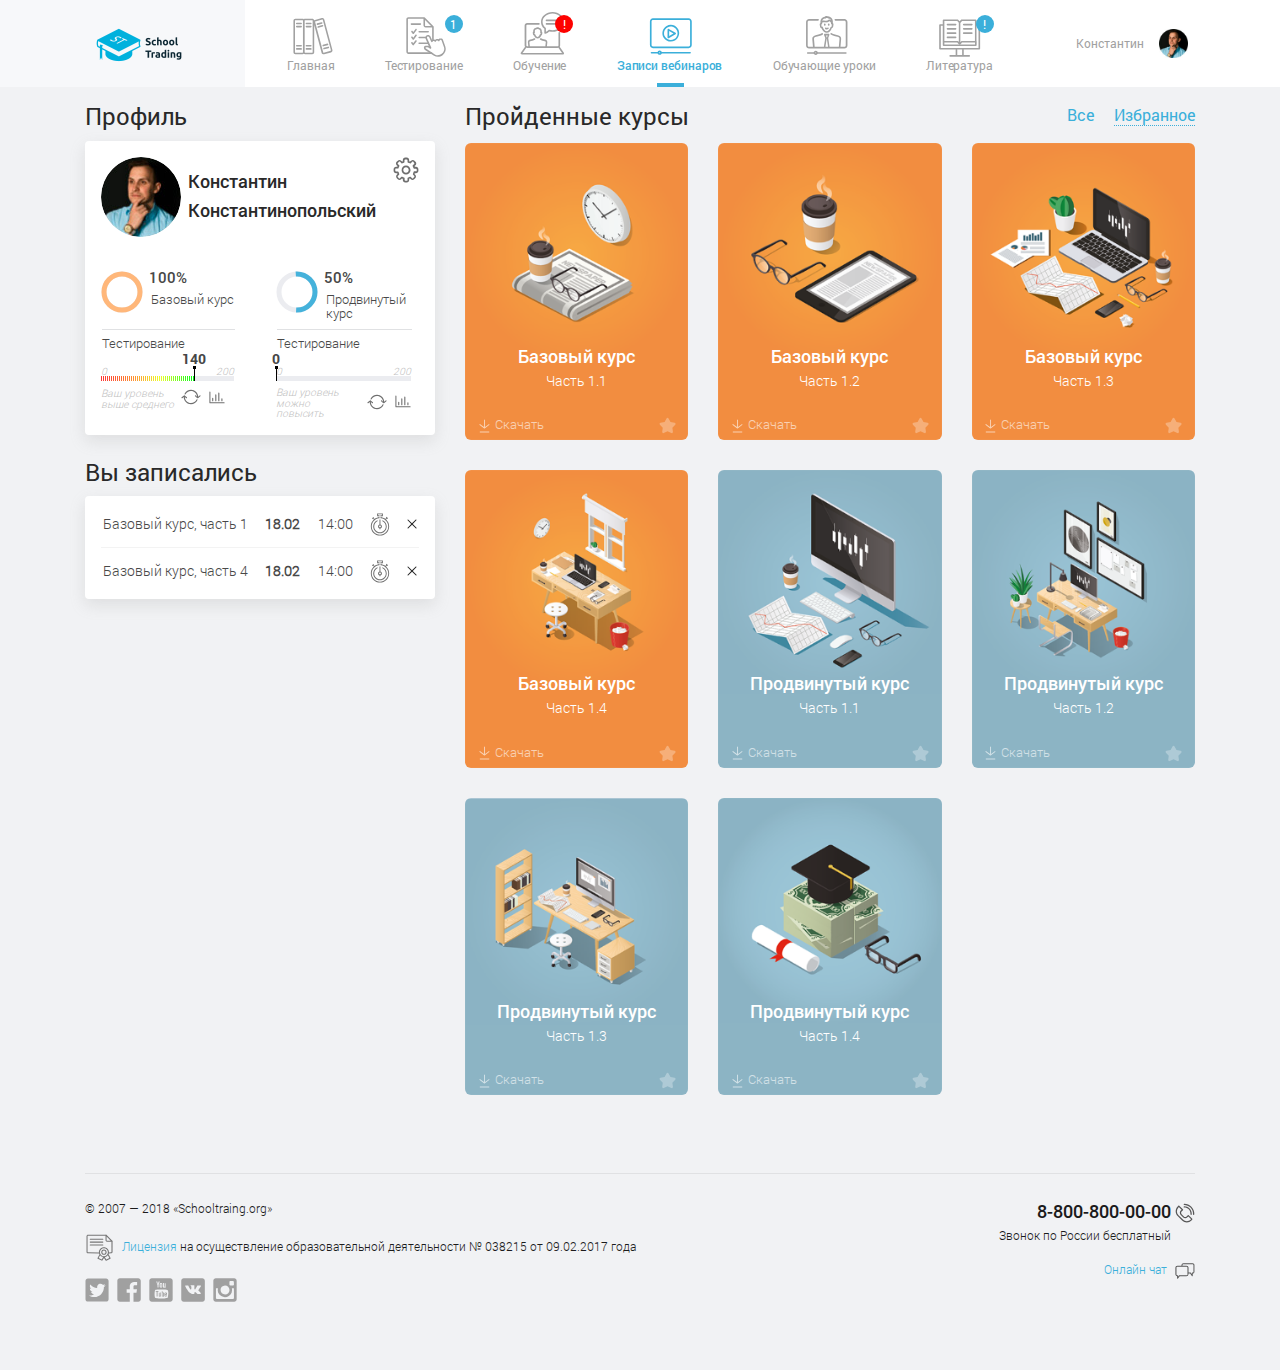
<file: zap_webinar.html>
<!DOCTYPE html>
<html lang="ru">
<head>
  <meta charset="UTF-8">
  <title>Пройденые курсы</title>
	<meta name="viewport" content="width=device-width, initial-scale=1.0, user-scalable=no">
  <link href="js/bootstrap-slider/bootstrap-slider.css" type="text/css" rel="stylesheet" media="all" />
	<link href="js/fullcalendar-3.8.2/fullcalendar.min.css" type="text/css" rel="stylesheet" />
  <link href="css/style.css" type="text/css" rel="stylesheet" media="all" />
</head>
<body>
		
<!-- header  -->	
<header class="page-header mb-3">
    <div class="container-fluid">		
			<div class="row align-items-center">
				
				<div class="col-5 col-sm-6 col-md-2 align-self-stretch">
					<div class="logotype">
						<img src="img/logo.png" />
					</div>
				</div>
				
				<div class="col col-sm-6 col-md-2 push-md-8 col-lg-2 push-lg-8">
					
					<div class="d-flex align-items-center w-100">
						<div class="right-header ml-auto">
								<span class="user-name d-md-none d-lg-inline">Конcтантин</span>
								<img src="img/avatar.jpg" width="29px" height="29px" />
						</div>

						<div class="phone-menu">
							<svg class="icon ic-menu hidden-sm-up"><use xlink:href="img/sprite.svg#ic-menu"></use></svg>
							<svg class="icon ic-close hidden-sm-up"><use xlink:href="img/sprite.svg#ic-close"></use></svg>
						</div>
					</div>			
				
				</div>
				
				<div class="col-12 col-sm-12 col-md-8 pull-md-2 col-lg-8 pull-lg-2 d-none d-sm-block">
					<ul class="nav main-menu flex-column justify-content-between">
						<li class="nav-item item-home">
								<a href="index.html" class="nav-link">	
									<svg class="icon item-icon ic-home"><use xlink:href="img/sprite.svg#ic-home"></use></svg>
									<div class="item-text">Главная</div>		
								</a>
						</li>
						<li class="nav-item item-test">
								<a href="testing.html" class="nav-link">
									<svg class="icon item-icon ic-test"><use xlink:href="img/sprite.svg#ic-test"></use></svg>
									<div class="item-text">Тестирование</div>		
									<span class="notify-info">1</span>
								</a>
						</li>
						<li class="nav-item item-learn">
								<a href="webinar.html" class="nav-link">			
									<svg class="icon item-icon ic-learn"><use xlink:href="img/sprite.svg#ic-learn"></use></svg>
									<div class="item-text">Обучение</div>	
									<span class="notify-info notify-info-attention">!</span>
								</a>
						</li>
						<li class="nav-item item-webinar">
								<a href="#" class="nav-link active">
									<svg class="icon item-icon ic-webinar"><use xlink:href="img/sprite.svg#ic-webinar"></use></svg>	
									<div class="item-text">Записи вебинаров</div>	
								</a>
						</li>
						<li class="nav-item item-lessons">
								<a href="lessons.html" class="nav-link">
									<svg class="icon item-icon ic-lessons"><use xlink:href="img/sprite.svg#ic-lessons"></use></svg>
									<div class="item-text">Обучающие уроки</div>	
								</a>
						</li>
						<li class="nav-item item-literature">
								<a href="library.html" class="nav-link">
									<svg class="icon item-icon ic-literature"><use xlink:href="img/sprite.svg#ic-literature"></use></svg>
									<div class="item-text">Литература</div>		
									<span class="notify-info">!</span>
								</a>
						</li>
					</ul>
					<ul class="nav user-menu-mobile flex-row hidden-sm-up">
						<li class="nav-item item-settings">
								<a href="#" class="nav-link d-flex align-items-center">	
									<svg class="icon item-icon ic-settings"><use xlink:href="img/sprite.svg#ic-settings"></use></svg>
									<span class="item-text">Профиль</span>		
								</a>
						</li>
						<li class="nav-item item-exit">
								<a href="#" class="nav-link d-flex align-items-center">
									<svg class="icon item-icon ic-exit"><use xlink:href="img/sprite.svg#ic-exit"></use></svg>
									<span class="item-text">Выход</span>
								</a>
						</li>
					</ul>				
				</div>
				
			</div>
    </div>
</header>
<!-- END header  -->
	
<!-- main section  -->
<section>
	<div class="container-fluid">
		<div class="row mb-4">
			<div class="col-12 col-md-12 col-lg-4 flex-last flex-sm-first">
				<div class="row">
					<div class="col-12 col-sm-7 col-md-6 col-lg-12">
						<div class="block block-with-shadow user-profile">
							<h4 class="block-title">Профиль</h4>
							<div class="block-content">
								<div class="d-flex align-items-center p-rel">
									<img src="img/avatar.jpg" />
									<div class="user-name">Константин Константинопольский</div>
									<a href="#a" class="user-profile-settings align-self-start"><svg class="icon ic-settings"><use xlink:href="img/sprite.svg#ic-settings"></use></asvg>
									</a>
								</div>
								<div class="user-progress-info d-flex align-items-start">
										<div class="mt-4 pt-2 pr-2">				
											<div class="d-flex">
												<svg width="42px" height="42px" viewBox="0 0 42 42" class="svg-circle">
													<circle class="svg-hole" cx="21" cy="21" r="18" fill="#fff"></circle>
													<circle class="svg-ring" cx="21" cy="21" r="18" fill="transparent" stroke="#EBECF0" stroke-width="5"></circle>
													<circle class="svg-segment" cx="21" cy="21" r="18" fill="transparent" stroke="#FFB77A" stroke-width="5" stroke-dasharray="120" stroke-dashoffset="0"></circle>
												</svg>
												<div>
													<div class="base-progress mb-2">100%</div>
													<div class="base-course">Базовый курс</div>
												</div>
											</div>

											<div>
												<div class="test-results">Тестирование</div>
												<div class="user-range">
													<input id="it-rang-0" class="it-range" type="text" data-slider-min="0" data-slider-max="200" data-slider-step="1" data-slider-value="140" data-slider-enabled="false" data-slider-ticks-labels='["0", "200"]'/>
												</div>
												<div class="d-flex d-flex align-items-center">
													<div class="level-info">Ваш уровень выше среднего</div>
													<a href="#"><svg class="icon ic-refresh mr-2"><use xlink:href="img/sprite.svg#ic-refresh"></use></svg></a>
													<a href="#"><svg class="icon ic-chart"><use xlink:href="img/sprite.svg#ic-chart"></use></svg></a>
												</div>
											</div>

										</div>


										<div class="mt-4 pt-2 pr-2 ml-auto">

											<div class="d-flex">
												<svg width="42px" height="42px" viewBox="0 0 42 42" class="svg-circle	">
													<circle class="svg-hole" cx="21" cy="21" r="18" fill="#fff"></circle>
													<circle class="svg-ring" cx="21" cy="21" r="18" fill="transparent" stroke="#EBECF0" stroke-width="5"></circle>
													<circle class="svg-segment" cx="21" cy="21" r="18" fill="transparent" stroke="#45B2DB" stroke-width="5" stroke-dasharray="50 54" stroke-dashoffset="-83"></circle>
												</svg>							
												<div>
													<div class="advanced-progress mb-2">50%</div>
													<div class="advanced-course">Продвинутый курс</div>
												</div>
											</div>

											<div>
												<div class="test-results">Тестирование</div>
												<div class="user-range">
													<input id="it-range-1" class="it-range" type="text" data-slider-min="0" data-slider-max="200" data-slider-step="1" data-slider-value="0" data-slider-enabled="false" data-slider-ticks-labels='["0", "200"]'/>
												</div>
												<div class="d-flex justify-content-end align-items-center">
													<div class="level-info mr-auto">Ваш уровень можно повысить</div>
													<a href="#"><svg class="icon ic-refresh mr-2"><use xlink:href="img/sprite.svg#ic-refresh"></use></svg></a>
													<a href="#"><svg class="icon ic-chart"><use xlink:href="img/sprite.svg#ic-chart"></use></svg></a>
												</div>
											</div>
										</div>

								</div>

							</div>
						</div>
					</div>
					
					<div class="col-12 col-sm-5 col-md-6 col-lg-12">
						<div class="block block-with-shadow user-current-courses">
							<h4 class="block-title">Вы записались</h4>
							<div class="block-content">
								
								<div class="course-item d-flex flex-wrap flex-row justify-content-between align-items-center">
				
									<div class="course-name w-sm-100">Базовый курс, часть 1</div>
									<div class="course-date font-weight-bold">18.02</div>
									<div class="course-time">14:00</div>
									<a href="#" class="course-reminder tooltip-active" data-toggle="tooltip" data-animation="false" title="Добавить напоминание в гугл календарь">
										<svg class="icon ic-timer d-inline-block align-middle"><use xlink:href="img/sprite.svg#ic-timer"></use></svg>
									</a>
									<a href="#" class="course-delete">
										<svg class="icon ic-close"><use xlink:href="img/sprite.svg#ic-close"></use></svg>
									</a>									
									
								</div>
								
								
								<div class="course-item d-flex flex-wrap flex-row justify-content-between align-items-center">
				
									<div class="course-name w-sm-100">Базовый курс, часть 4</div>
									<div class="course-date font-weight-bold">18.02</div>
									<div class="course-time">14:00</div>
									<a href="#" class="course-reminder tooltip-active" data-toggle="tooltip" data-animation="false" title="Добавить напоминание в гугл календарь">
										<svg class="icon ic-timer d-inline-block align-middle"><use xlink:href="img/sprite.svg#ic-timer"></use></svg>
									</a>
									<a href="#" class="course-delete">
										<svg class="icon ic-close"><use xlink:href="img/sprite.svg#ic-close"></use></svg>
									</a>									
									
								</div>
							</div>
						</div>					
					</div>

				</div>
			</div>
			
			<div class="col-12 col-md-12 col-lg-8">
		  	<div class="block block-passed-courses">
					<div class="row no-gutters">
						<div class="col">
							<h4 class="block-title">Пройденные курсы</h4>
						</div>
						<div class="col-4 text-right">
							<ul class="list-inline favorites-nav">
								<li class="list-inline-item mr-3"><a href="#" class="active">Все</a></li>
								<li class="list-inline-item">
									<a href="#">
										<span class="d-none d-sm-inline">Избранное</span>
										<span class="d-sm-none d-inline-block align-middle">
											<svg class="icon ic-star-full"><use xlink:href="img/sprite.svg#ic-star-full"></use></svg>
										</span>
									</a>
								</li>
							</ul>
						</div>
					</div>
					<div class="block-content row">
						<!-- Base course -->
						<div class="col-6 col-sm-4">
							<div class="course-passed course-in-list">
								<img src="img/base-01.png" class="course-passed-cover" />
								<div class="course-passed-name text-center">
									<div class="course-passed-title">Базовый курс</div>
									<div class="course-passed-part">Часть 1.1</div>
								</div>
								<div class="course-passed-actions d-flex justify-content-between">
									<a href="#" class="text-nowrap">
										<svg class="icon ic-download d-inline-block align-middle mr-1 fill-white"><use xlink:href="img/sprite.svg#ic-download"></use></svg><span>Скачать</span>
									</a>
									<svg class="icon ic-star-full"><use xlink:href="img/sprite.svg#ic-star-full"></use></svg>
								</div>
							</div>
						</div>
						<div class="col-6 col-sm-4">
							<div class="course-passed course-in-list">
								<img src="img/base-02.png" class="course-passed-cover" />
								<div class="course-passed-name text-center">
									<div class="course-passed-title">Базовый курс</div>
									<div class="course-passed-part">Часть 1.2</div>
								</div>
								<div class="course-passed-actions d-flex justify-content-between">
									<a href="#" class="text-nowrap">
										<svg class="icon ic-download d-inline-block align-middle mr-1 fill-white"><use xlink:href="img/sprite.svg#ic-download"></use></svg><span>Скачать</span>
									</a>
									<svg class="icon ic-star-full"><use xlink:href="img/sprite.svg#ic-star-full"></use></svg>
								</div>
							</div>						
						</div>
						<div class="col-6 col-sm-4">
							<div class="course-passed course-in-list">
								<img src="img/base-03.png" class="course-passed-cover" />
								<div class="course-passed-name text-center">
									<div class="course-passed-title">Базовый курс</div>
									<div class="course-passed-part">Часть 1.3</div>
								</div>
								<div class="course-passed-actions d-flex justify-content-between">
									<a href="#" class="text-nowrap">
										<svg class="icon ic-download d-inline-block align-middle mr-1 fill-white"><use xlink:href="img/sprite.svg#ic-download"></use></svg><span>Скачать</span>
									</a>
									<svg class="icon ic-star-full"><use xlink:href="img/sprite.svg#ic-star-full"></use></svg>
								</div>
							</div>						
						</div>
						<div class="col-6 col-sm-4">
							<div class="course-passed course-in-list">
								<img src="img/base-04.png" class="course-passed-cover" />
								<div class="course-passed-name text-center">
									<div class="course-passed-title">Базовый курс</div>
									<div class="course-passed-part">Часть 1.4</div>
								</div>
								<div class="course-passed-actions d-flex justify-content-between">
									<a href="#" class="text-nowrap">
										<svg class="icon ic-download d-inline-block align-middle mr-1 fill-white"><use xlink:href="img/sprite.svg#ic-download"></use></svg><span>Скачать</span>
									</a>
									<svg class="icon ic-star-full"><use xlink:href="img/sprite.svg#ic-star-full"></use></svg>
								</div>
							</div>						
						</div>
						<!-- END Base course -->
						
						<!-- Advanced course -->
						<div class="col-6 col-sm-4">
							<div class="course-passed course-in-list">
								<img src="img/advanced-01.png" class="course-passed-cover" />
								<div class="course-passed-name text-center">
									<div class="course-passed-title">Продвинутый курс</div>
									<div class="course-passed-part">Часть 1.1</div>
								</div>
								<div class="course-passed-actions d-flex justify-content-between">
									<a href="#" class="text-nowrap">
										<svg class="icon ic-download d-inline-block align-middle mr-1 fill-white"><use xlink:href="img/sprite.svg#ic-download"></use></svg><span>Скачать</span>
									</a>
									<svg class="icon ic-star-full"><use xlink:href="img/sprite.svg#ic-star-full"></use></svg>
								</div>
							</div>	
						</div>
						<div class="col-6 col-sm-4">
							<div class="course-passed course-in-list">
								<img src="img/advanced-02.png" class="course-passed-cover" />
								<div class="course-passed-name text-center">
									<div class="course-passed-title">Продвинутый курс</div>
									<div class="course-passed-part">Часть 1.2</div>
								</div>
								<div class="course-passed-actions d-flex justify-content-between">
									<a href="#" class="text-nowrap">
										<svg class="icon ic-download d-inline-block align-middle mr-1 fill-white"><use xlink:href="img/sprite.svg#ic-download"></use></svg><span>Скачать</span>
									</a>
									<svg class="icon ic-star-full"><use xlink:href="img/sprite.svg#ic-star-full"></use></svg>
								</div>
							</div>	
						</div>
						<div class="col-6 col-sm-4">
							<div class="course-passed course-in-list">
								<img src="img/advanced-03.png" class="course-passed-cover" />
								<div class="course-passed-name text-center">
									<div class="course-passed-title">Продвинутый курс</div>
									<div class="course-passed-part">Часть 1.3</div>
								</div>
								<div class="course-passed-actions d-flex justify-content-between">
									<a href="#" class="text-nowrap">
										<svg class="icon ic-download d-inline-block align-middle mr-1 fill-white"><use xlink:href="img/sprite.svg#ic-download"></use></svg><span>Скачать</span>
									</a>
									<svg class="icon ic-star-full"><use xlink:href="img/sprite.svg#ic-star-full"></use></svg>
								</div>
							</div>	
						</div>
						<div class="col-6 col-sm-4">
							<div class="course-passed course-in-list">
								<img src="img/advanced-04.png" class="course-passed-cover" />
								<div class="course-passed-name text-center">
									<div class="course-passed-title">Продвинутый курс</div>
									<div class="course-passed-part">Часть 1.4</div>
								</div>
								<div class="course-passed-actions d-flex justify-content-between">
									<a href="#" class="text-nowrap">
										<svg class="icon ic-download d-inline-block align-middle mr-1 fill-white"><use xlink:href="img/sprite.svg#ic-download"></use></svg><span>Скачать</span>
									</a>
									<svg class="icon ic-star-full"><use xlink:href="img/sprite.svg#ic-star-full"></use></svg>
								</div>
							</div>	
						</div>
						<!-- END Advanced course -->
						
					</div>
				</div>
			</div>
		</div>	
		

	</div>
</section>
<!-- END main section  -->
	
<!-- footer  -->	
<footer class="page-footer container-fluid mb-5">
	<div class="row no-gutters line-decor pt-4">
		<div class="col-12"></div>
	</div>
	<div class="row">
		<div class="col-12 col-sm-5 push-sm-7 col-md-6 push-md-6 col-lg-5 push-lg-7 text-center text-sm-right">
			<div class="tel">8-800-800-00-00 <svg class="icon ic-tel d-inline-block align-text-bottom"><use xlink:href="img/sprite.svg#ic-tel"></use></svg></div>	
			<div class="mr-4">Звонок по России бесплатный</div>	
			<div class="mt-3 mb-3"><a href="#">Онлайн чат<svg class="icon ic-chat d-inline-block align-middle ml-2"><use xlink:href="img/sprite.svg#ic-chat"></use></svg></a></div>
		</div>	
		<div class="col-12 col-sm-7 pull-sm-5 col-md-6 pull-md-6 col-lg-7 pull-lg-5 d-flex flex-column">
			<p>&copy; 2007&nbsp;&mdash; 2018 &laquo;Schooltraing.org&raquo;</p>
			<div class="mb-3">
				<a href="#"><svg class="icon ic-lisence d-inline-block align-middle mr-2 mb-2 mb-lg-0 float-left float-lg-none"><use xlink:href="img/sprite.svg#ic-lisence"></use></svg>Лицензия</a> на&nbsp;осуществление образовательной деятельности &#8470;&nbsp;038215 от&nbsp;<nobr>09.02.2017</nobr> года
			</div>
			<div class="social-link d-flex flex-first justify-content-center justify-content-sm-start flex-sm-last mb-3">
				<a href="#" class="mr-2"><svg class="icon ic-twitter"><use xlink:href="img/sprite.svg#ic-twitter"></use></svg></a>
				<a href="#" class="mr-2"><svg class="icon ic-fb"><use xlink:href="img/sprite.svg#ic-fb"></use></svg></a>
				<a href="#" class="mr-2"><svg class="icon ic-youtube"><use xlink:href="img/sprite.svg#ic-youtube"></use></svg></a>
				<a href="#" class="mr-2"><svg class="icon ic-vk"><use xlink:href="img/sprite.svg#ic-vk"></use></svg></a>
				<a href="#" class="mr-2"><svg class="icon ic-insta"><use xlink:href="img/sprite.svg#ic-insta"></use></svg></a>
			</div>
		</div>
	</div>
</footer>		
<!-- END footer -->

<!-- needs for bootstrap + bootstrap -->
    <script src="js/jquery-3.3.1.min.js"></script>
    <script src="js/tether.min.js"></script>
    <script src="js/bootstrap.min.js"></script>
		
<!-- bootstrap slider -->	
	<script src="js/bootstrap-slider/bootstrap-slider.min.js"></script>
	
<!-- Add calendar -->
	<script src="js/moment.min.js"></script>
	<script src="js/fullcalendar-3.8.2/fullcalendar.min.js"></script>
	
<!--	Add custom js file -->
	<script src="js/user_profile.js"></script>
	
</body>
</html>
</file>
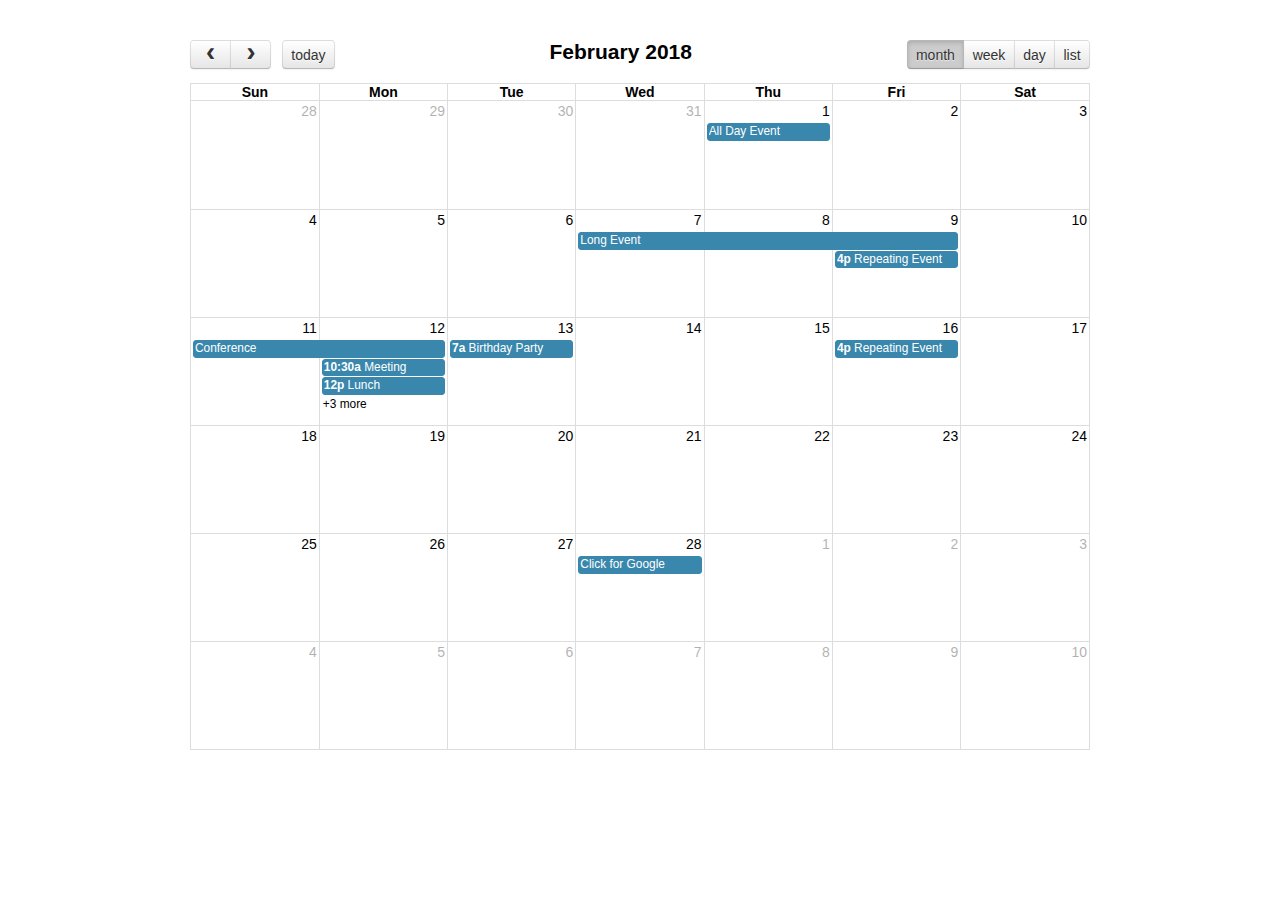
<file: js/fullcalendar-3.8.2/demos/agenda-views.html>
<!DOCTYPE html>
<html>
<head>
<meta charset='utf-8' />
<link href='../fullcalendar.min.css' rel='stylesheet' />
<link href='../fullcalendar.print.min.css' rel='stylesheet' media='print' />
<script src='../lib/moment.min.js'></script>
<script src='../lib/jquery.min.js'></script>
<script src='../fullcalendar.min.js'></script>
<script>

  $(document).ready(function() {

    $('#calendar').fullCalendar({
      header: {
        left: 'prev,next today',
        center: 'title',
        right: 'month,agendaWeek,agendaDay,listWeek'
      },
      defaultDate: '2018-02-12',
      navLinks: true, // can click day/week names to navigate views
      editable: true,
      eventLimit: true, // allow "more" link when too many events
      events: [
        {
          title: 'All Day Event',
          start: '2018-02-01',
        },
        {
          title: 'Long Event',
          start: '2018-02-07',
          end: '2018-02-10'
        },
        {
          id: 999,
          title: 'Repeating Event',
          start: '2018-02-09T16:00:00'
        },
        {
          id: 999,
          title: 'Repeating Event',
          start: '2018-02-16T16:00:00'
        },
        {
          title: 'Conference',
          start: '2018-02-11',
          end: '2018-02-13'
        },
        {
          title: 'Meeting',
          start: '2018-02-12T10:30:00',
          end: '2018-02-12T12:30:00'
        },
        {
          title: 'Lunch',
          start: '2018-02-12T12:00:00'
        },
        {
          title: 'Meeting',
          start: '2018-02-12T14:30:00'
        },
        {
          title: 'Happy Hour',
          start: '2018-02-12T17:30:00'
        },
        {
          title: 'Dinner',
          start: '2018-02-12T20:00:00'
        },
        {
          title: 'Birthday Party',
          start: '2018-02-13T07:00:00'
        },
        {
          title: 'Click for Google',
          url: 'http://google.com/',
          start: '2018-02-28'
        }
      ]
    });

  });

</script>
<style>

  body {
    margin: 40px 10px;
    padding: 0;
    font-family: "Lucida Grande",Helvetica,Arial,Verdana,sans-serif;
    font-size: 14px;
  }

  #calendar {
    max-width: 900px;
    margin: 0 auto;
  }

</style>
</head>
<body>

  <div id='calendar'></div>

</body>
</html>
</file>
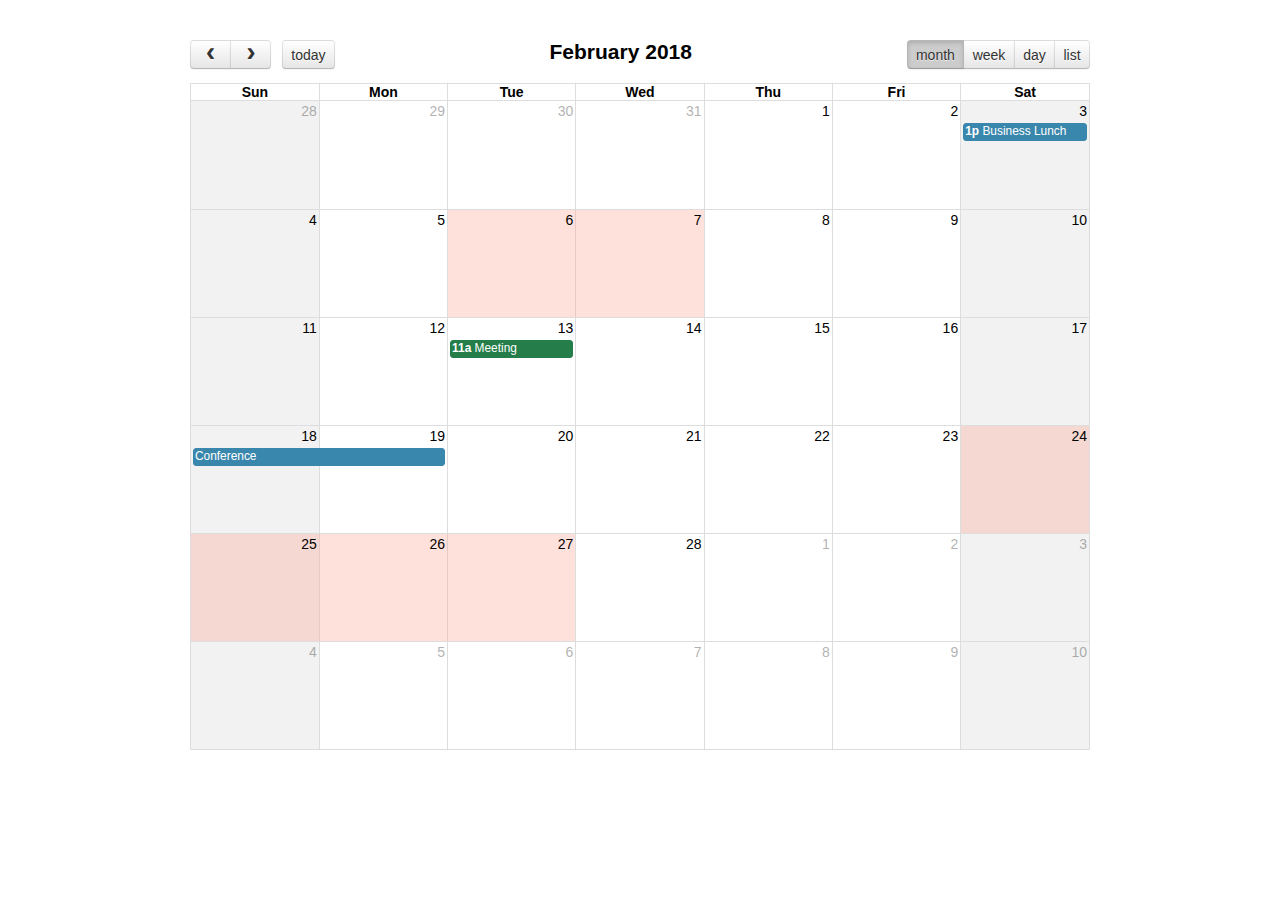
<file: js/fullcalendar-3.8.2/demos/background-events.html>
<!DOCTYPE html>
<html>
<head>
<meta charset='utf-8' />
<link href='../fullcalendar.min.css' rel='stylesheet' />
<link href='../fullcalendar.print.min.css' rel='stylesheet' media='print' />
<script src='../lib/moment.min.js'></script>
<script src='../lib/jquery.min.js'></script>
<script src='../fullcalendar.min.js'></script>
<script>

  $(document).ready(function() {

    $('#calendar').fullCalendar({
      header: {
        left: 'prev,next today',
        center: 'title',
        right: 'month,agendaWeek,agendaDay,listMonth'
      },
      defaultDate: '2018-02-12',
      navLinks: true, // can click day/week names to navigate views
      businessHours: true, // display business hours
      editable: true,
      events: [
        {
          title: 'Business Lunch',
          start: '2018-02-03T13:00:00',
          constraint: 'businessHours'
        },
        {
          title: 'Meeting',
          start: '2018-02-13T11:00:00',
          constraint: 'availableForMeeting', // defined below
          color: '#257e4a'
        },
        {
          title: 'Conference',
          start: '2018-02-18',
          end: '2018-02-20'
        },
        {
          title: 'Party',
          start: '2018-02-29T20:00:00'
        },

        // areas where "Meeting" must be dropped
        {
          id: 'availableForMeeting',
          start: '2018-02-11T10:00:00',
          end: '2018-02-11T16:00:00',
          rendering: 'background'
        },
        {
          id: 'availableForMeeting',
          start: '2018-02-13T10:00:00',
          end: '2018-02-13T16:00:00',
          rendering: 'background'
        },

        // red areas where no events can be dropped
        {
          start: '2018-02-24',
          end: '2018-02-28',
          overlap: false,
          rendering: 'background',
          color: '#ff9f89'
        },
        {
          start: '2018-02-06',
          end: '2018-02-08',
          overlap: false,
          rendering: 'background',
          color: '#ff9f89'
        }
      ]
    });

  });

</script>
<style>

  body {
    margin: 40px 10px;
    padding: 0;
    font-family: "Lucida Grande",Helvetica,Arial,Verdana,sans-serif;
    font-size: 14px;
  }

  #calendar {
    max-width: 900px;
    margin: 0 auto;
  }

</style>
</head>
<body>

  <div id='calendar'></div>

</body>
</html>
</file>
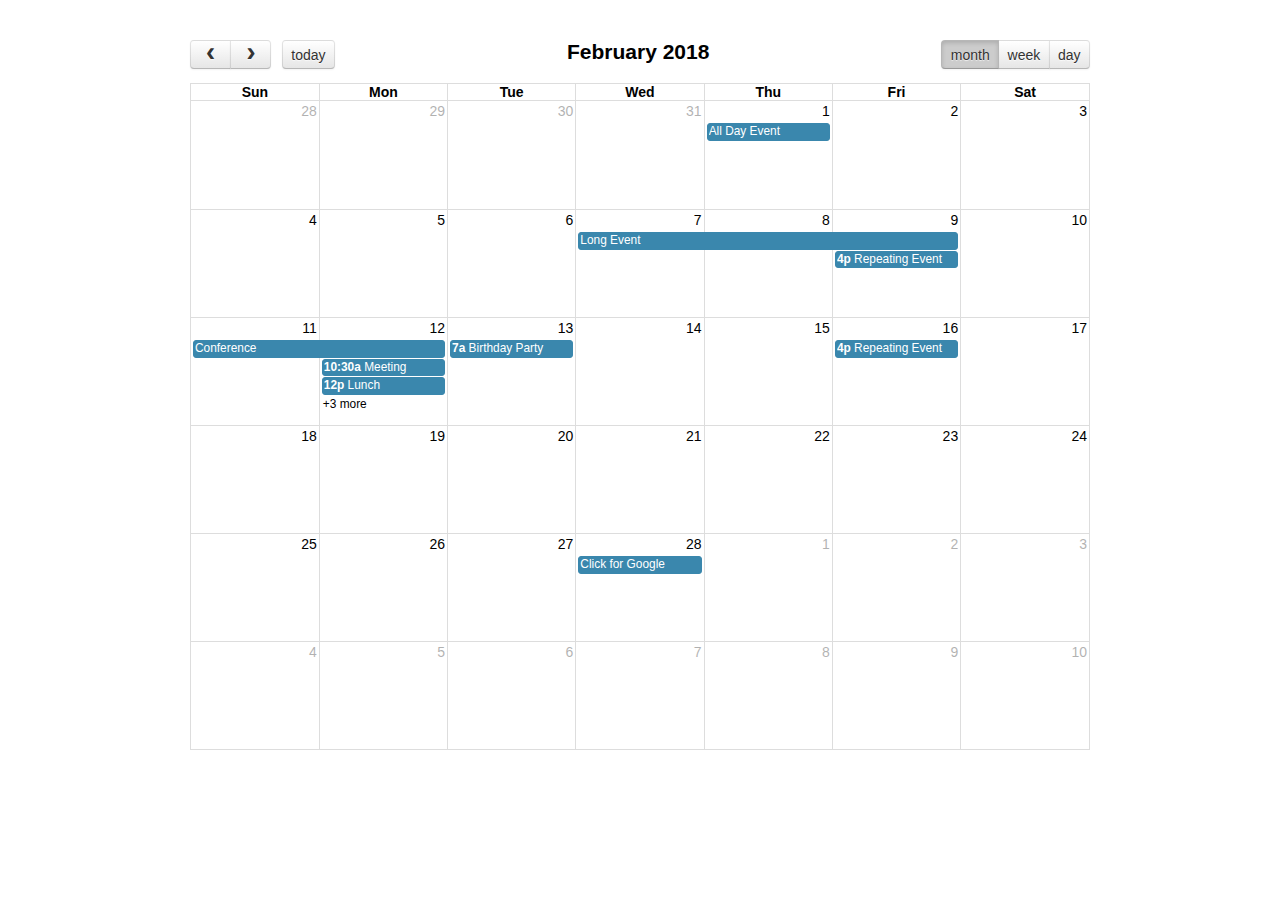
<file: js/fullcalendar-3.8.2/demos/basic-views.html>
<!DOCTYPE html>
<html>
<head>
<meta charset='utf-8' />
<link href='../fullcalendar.min.css' rel='stylesheet' />
<link href='../fullcalendar.print.min.css' rel='stylesheet' media='print' />
<script src='../lib/moment.min.js'></script>
<script src='../lib/jquery.min.js'></script>
<script src='../fullcalendar.min.js'></script>
<script>

  $(document).ready(function() {

    $('#calendar').fullCalendar({
      header: {
        left: 'prev,next today',
        center: 'title',
        right: 'month,basicWeek,basicDay'
      },
      defaultDate: '2018-02-12',
      navLinks: true, // can click day/week names to navigate views
      editable: true,
      eventLimit: true, // allow "more" link when too many events
      events: [
        {
          title: 'All Day Event',
          start: '2018-02-01'
        },
        {
          title: 'Long Event',
          start: '2018-02-07',
          end: '2018-02-10'
        },
        {
          id: 999,
          title: 'Repeating Event',
          start: '2018-02-09T16:00:00'
        },
        {
          id: 999,
          title: 'Repeating Event',
          start: '2018-02-16T16:00:00'
        },
        {
          title: 'Conference',
          start: '2018-02-11',
          end: '2018-02-13'
        },
        {
          title: 'Meeting',
          start: '2018-02-12T10:30:00',
          end: '2018-02-12T12:30:00'
        },
        {
          title: 'Lunch',
          start: '2018-02-12T12:00:00'
        },
        {
          title: 'Meeting',
          start: '2018-02-12T14:30:00'
        },
        {
          title: 'Happy Hour',
          start: '2018-02-12T17:30:00'
        },
        {
          title: 'Dinner',
          start: '2018-02-12T20:00:00'
        },
        {
          title: 'Birthday Party',
          start: '2018-02-13T07:00:00'
        },
        {
          title: 'Click for Google',
          url: 'http://google.com/',
          start: '2018-02-28'
        }
      ]
    });

  });

</script>
<style>

  body {
    margin: 40px 10px;
    padding: 0;
    font-family: "Lucida Grande",Helvetica,Arial,Verdana,sans-serif;
    font-size: 14px;
  }

  #calendar {
    max-width: 900px;
    margin: 0 auto;
  }

</style>
</head>
<body>

  <div id='calendar'></div>

</body>
</html>
</file>
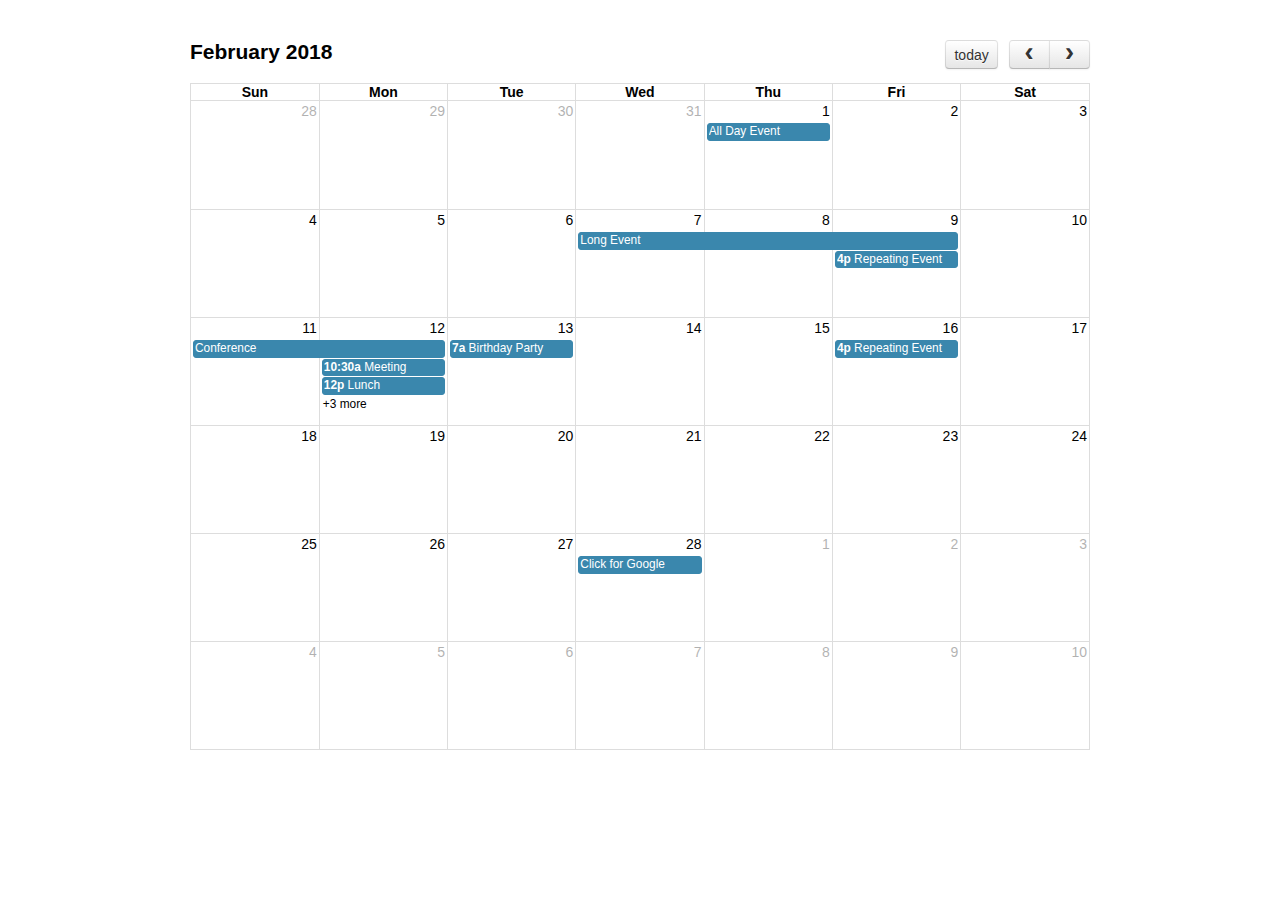
<file: js/fullcalendar-3.8.2/demos/default.html>
<!DOCTYPE html>
<html>
<head>
<meta charset='utf-8' />
<link href='../fullcalendar.min.css' rel='stylesheet' />
<link href='../fullcalendar.print.min.css' rel='stylesheet' media='print' />
<script src='../lib/moment.min.js'></script>
<script src='../lib/jquery.min.js'></script>
<script src='../fullcalendar.min.js'></script>
<script>

  $(document).ready(function() {

    $('#calendar').fullCalendar({
      defaultDate: '2018-02-12',
      editable: true,
      eventLimit: true, // allow "more" link when too many events
      events: [
        {
          title: 'All Day Event',
          start: '2018-02-01'
        },
        {
          title: 'Long Event',
          start: '2018-02-07',
          end: '2018-02-10'
        },
        {
          id: 999,
          title: 'Repeating Event',
          start: '2018-02-09T16:00:00'
        },
        {
          id: 999,
          title: 'Repeating Event',
          start: '2018-02-16T16:00:00'
        },
        {
          title: 'Conference',
          start: '2018-02-11',
          end: '2018-02-13'
        },
        {
          title: 'Meeting',
          start: '2018-02-12T10:30:00',
          end: '2018-02-12T12:30:00'
        },
        {
          title: 'Lunch',
          start: '2018-02-12T12:00:00'
        },
        {
          title: 'Meeting',
          start: '2018-02-12T14:30:00'
        },
        {
          title: 'Happy Hour',
          start: '2018-02-12T17:30:00'
        },
        {
          title: 'Dinner',
          start: '2018-02-12T20:00:00'
        },
        {
          title: 'Birthday Party',
          start: '2018-02-13T07:00:00'
        },
        {
          title: 'Click for Google',
          url: 'http://google.com/',
          start: '2018-02-28'
        }
      ]
    });

  });

</script>
<style>

  body {
    margin: 40px 10px;
    padding: 0;
    font-family: "Lucida Grande",Helvetica,Arial,Verdana,sans-serif;
    font-size: 14px;
  }

  #calendar {
    max-width: 900px;
    margin: 0 auto;
  }

</style>
</head>
<body>

  <div id='calendar'></div>

</body>
</html>
</file>
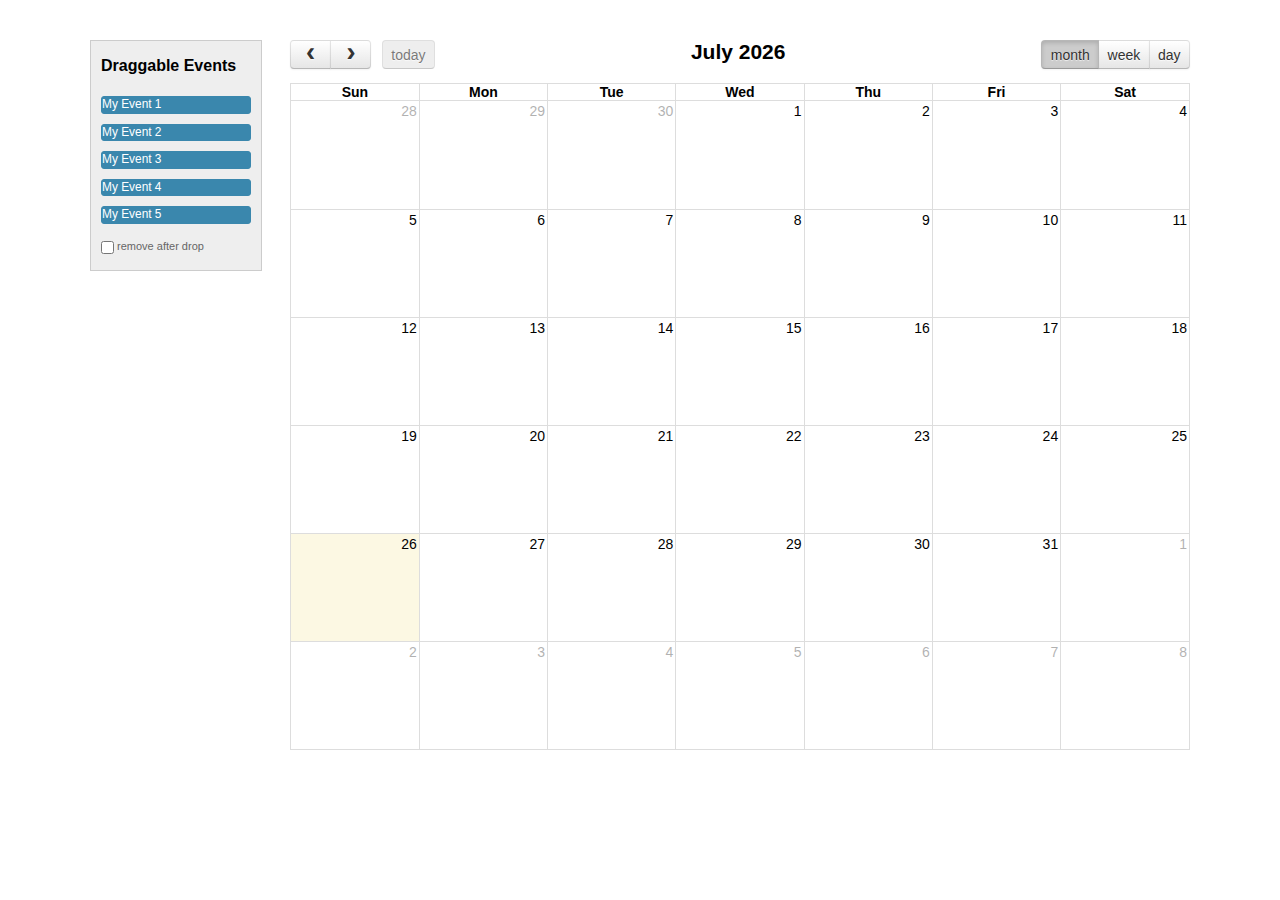
<file: js/fullcalendar-3.8.2/demos/external-dragging.html>
<!DOCTYPE html>
<html>
<head>
<meta charset='utf-8' />
<link href='../fullcalendar.min.css' rel='stylesheet' />
<link href='../fullcalendar.print.min.css' rel='stylesheet' media='print' />
<script src='../lib/moment.min.js'></script>
<script src='../lib/jquery.min.js'></script>
<script src='../lib/jquery-ui.min.js'></script>
<script src='../fullcalendar.min.js'></script>
<script>

  $(document).ready(function() {


    /* initialize the external events
    -----------------------------------------------------------------*/

    $('#external-events .fc-event').each(function() {

      // store data so the calendar knows to render an event upon drop
      $(this).data('event', {
        title: $.trim($(this).text()), // use the element's text as the event title
        stick: true // maintain when user navigates (see docs on the renderEvent method)
      });

      // make the event draggable using jQuery UI
      $(this).draggable({
        zIndex: 999,
        revert: true,      // will cause the event to go back to its
        revertDuration: 0  //  original position after the drag
      });

    });


    /* initialize the calendar
    -----------------------------------------------------------------*/

    $('#calendar').fullCalendar({
      header: {
        left: 'prev,next today',
        center: 'title',
        right: 'month,agendaWeek,agendaDay'
      },
      editable: true,
      droppable: true, // this allows things to be dropped onto the calendar
      drop: function() {
        // is the "remove after drop" checkbox checked?
        if ($('#drop-remove').is(':checked')) {
          // if so, remove the element from the "Draggable Events" list
          $(this).remove();
        }
      }
    });


  });

</script>
<style>

  body {
    margin-top: 40px;
    text-align: center;
    font-size: 14px;
    font-family: "Lucida Grande",Helvetica,Arial,Verdana,sans-serif;
  }

  #wrap {
    width: 1100px;
    margin: 0 auto;
  }

  #external-events {
    float: left;
    width: 150px;
    padding: 0 10px;
    border: 1px solid #ccc;
    background: #eee;
    text-align: left;
  }

  #external-events h4 {
    font-size: 16px;
    margin-top: 0;
    padding-top: 1em;
  }

  #external-events .fc-event {
    margin: 10px 0;
    cursor: pointer;
  }

  #external-events p {
    margin: 1.5em 0;
    font-size: 11px;
    color: #666;
  }

  #external-events p input {
    margin: 0;
    vertical-align: middle;
  }

  #calendar {
    float: right;
    width: 900px;
  }

</style>
</head>
<body>
  <div id='wrap'>

    <div id='external-events'>
      <h4>Draggable Events</h4>
      <div class='fc-event'>My Event 1</div>
      <div class='fc-event'>My Event 2</div>
      <div class='fc-event'>My Event 3</div>
      <div class='fc-event'>My Event 4</div>
      <div class='fc-event'>My Event 5</div>
      <p>
        <input type='checkbox' id='drop-remove' />
        <label for='drop-remove'>remove after drop</label>
      </p>
    </div>

    <div id='calendar'></div>

    <div style='clear:both'></div>

  </div>
</body>
</html>
</file>
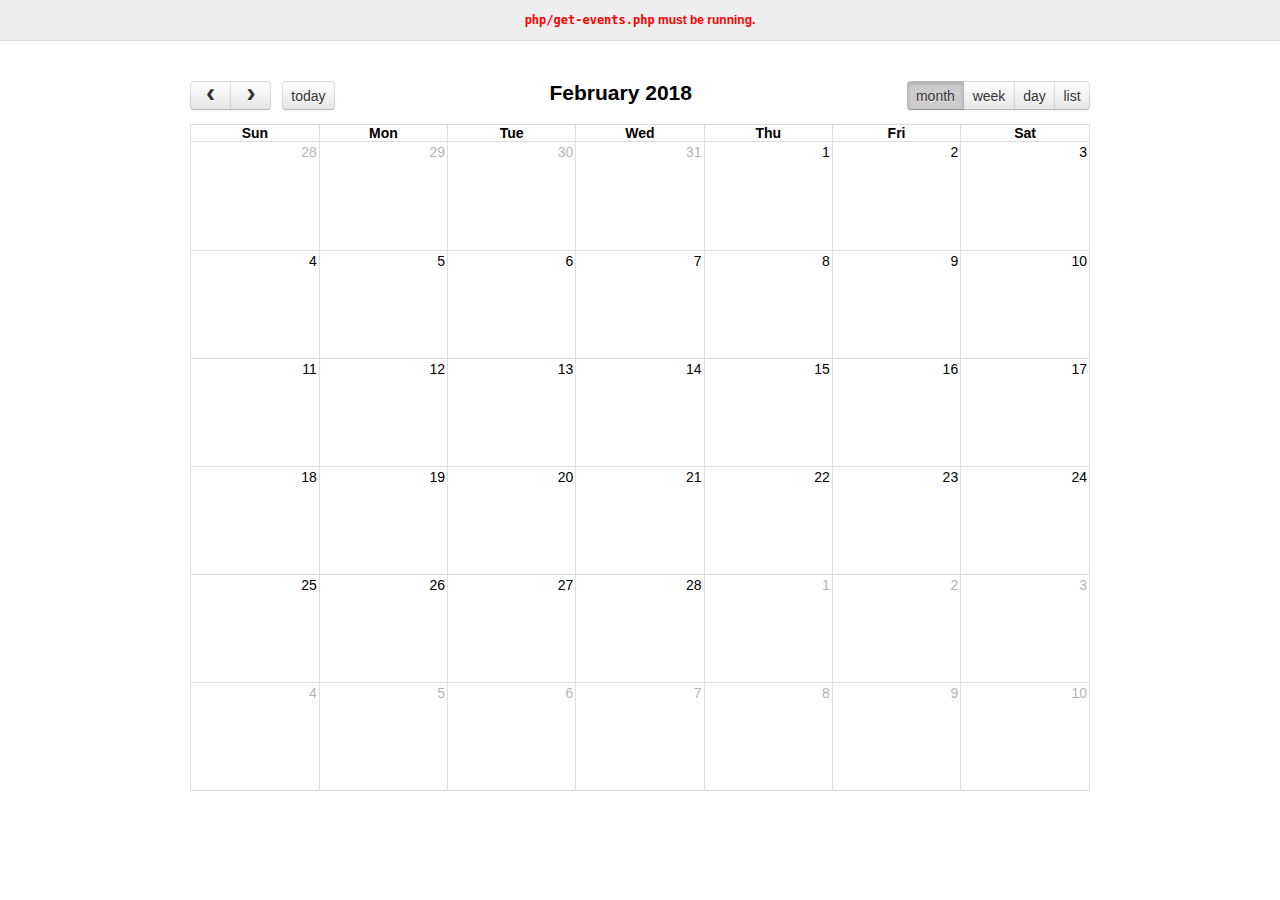
<file: js/fullcalendar-3.8.2/demos/json.html>
<!DOCTYPE html>
<html>
<head>
<meta charset='utf-8' />
<link href='../fullcalendar.min.css' rel='stylesheet' />
<link href='../fullcalendar.print.min.css' rel='stylesheet' media='print' />
<script src='../lib/moment.min.js'></script>
<script src='../lib/jquery.min.js'></script>
<script src='../fullcalendar.min.js'></script>
<script>

  $(document).ready(function() {

    $('#calendar').fullCalendar({
      header: {
        left: 'prev,next today',
        center: 'title',
        right: 'month,agendaWeek,agendaDay,listWeek'
      },
      defaultDate: '2018-02-12',
      editable: true,
      navLinks: true, // can click day/week names to navigate views
      eventLimit: true, // allow "more" link when too many events
      events: {
        url: 'php/get-events.php',
        error: function() {
          $('#script-warning').show();
        }
      },
      loading: function(bool) {
        $('#loading').toggle(bool);
      }
    });

  });

</script>
<style>

  body {
    margin: 0;
    padding: 0;
    font-family: "Lucida Grande",Helvetica,Arial,Verdana,sans-serif;
    font-size: 14px;
  }

  #script-warning {
    display: none;
    background: #eee;
    border-bottom: 1px solid #ddd;
    padding: 0 10px;
    line-height: 40px;
    text-align: center;
    font-weight: bold;
    font-size: 12px;
    color: red;
  }

  #loading {
    display: none;
    position: absolute;
    top: 10px;
    right: 10px;
  }

  #calendar {
    max-width: 900px;
    margin: 40px auto;
    padding: 0 10px;
  }

</style>
</head>
<body>

  <div id='script-warning'>
    <code>php/get-events.php</code> must be running.
  </div>

  <div id='loading'>loading...</div>

  <div id='calendar'></div>

</body>
</html>
</file>
<file: css/style.css>
@font-face {
  font-family: "RobotoRegular";
  src: url("../fonts/RobotoRegular/RobotoRegular.eot");
  src: url("../fonts/RobotoRegular/RobotoRegular.eot?#iefix") format("embedded-opentype"), url("../fonts/RobotoRegular/RobotoRegular.woff") format("woff"), url("../fonts/RobotoRegular/RobotoRegular.ttf") format("truetype");
  font-style: normal;
  font-weight: normal; }
@font-face {
  font-family: "RobotoLight";
  src: url("../fonts/RobotoLight/RobotoLight.eot");
  src: url("../fonts/RobotoLight/RobotoLight.eot?#iefix") format("embedded-opentype"), url("../fonts/RobotoLight/RobotoLight.woff") format("woff"), url("../fonts/RobotoLight/RobotoLight.ttf") format("truetype");
  font-style: normal;
  font-weight: normal; }
@font-face {
  font-family: "RobotoMedium";
  src: url("../fonts/RobotoMedium/RobotoMedium.eot");
  src: url("../fonts/RobotoMedium/RobotoMedium.eot?#iefix") format("embedded-opentype"), url("../fonts/RobotoMedium/RobotoMedium.woff") format("woff"), url("../fonts/RobotoMedium/RobotoMedium.ttf") format("truetype");
  font-style: normal;
  font-weight: normal; }
@font-face {
  font-family: "RobotoBold";
  src: url("../fonts/RobotoBold/RobotoBold.eot");
  src: url("../fonts/RobotoBold/RobotoBold.eot?#iefix") format("embedded-opentype"), url("../fonts/RobotoBold/RobotoBold.woff") format("woff"), url("../fonts/RobotoBold/RobotoBold.ttf") format("truetype");
  font-style: normal;
  font-weight: normal; }
/*!
 * Bootstrap v4.0.0-alpha.6 (https://getbootstrap.com)
 * Copyright 2011-2017 The Bootstrap Authors
 * Copyright 2011-2017 Twitter, Inc.
 * Licensed under MIT (https://github.com/twbs/bootstrap/blob/master/LICENSE)
 */
/*! normalize.css v5.0.0 | MIT License | github.com/necolas/normalize.css */
html {
  font-family: sans-serif;
  line-height: 1.15;
  -ms-text-size-adjust: 100%;
  -webkit-text-size-adjust: 100%; }

body {
  margin: 0; }

article,
aside,
footer,
header,
nav,
section {
  display: block; }

h1 {
  font-size: 2em;
  margin: 0.67em 0; }

figcaption,
figure,
main {
  display: block; }

figure {
  margin: 1em 40px; }

hr {
  box-sizing: content-box;
  height: 0;
  overflow: visible; }

pre {
  font-family: monospace, monospace;
  font-size: 1em; }

a {
  background-color: transparent;
  -webkit-text-decoration-skip: objects; }

a:active,
a:hover {
  outline-width: 0; }

abbr[title] {
  border-bottom: none;
  text-decoration: underline;
  text-decoration: underline dotted; }

b,
strong {
  font-weight: inherit; }

b,
strong {
  font-weight: bolder; }

code,
kbd,
samp {
  font-family: monospace, monospace;
  font-size: 1em; }

dfn {
  font-style: italic; }

mark {
  background-color: #ff0;
  color: #000; }

small {
  font-size: 80%; }

sub,
sup {
  font-size: 75%;
  line-height: 0;
  position: relative;
  vertical-align: baseline; }

sub {
  bottom: -0.25em; }

sup {
  top: -0.5em; }

audio,
video {
  display: inline-block; }

audio:not([controls]) {
  display: none;
  height: 0; }

img {
  border-style: none; }

svg:not(:root) {
  overflow: hidden; }

button,
input,
optgroup,
select,
textarea {
  font-family: sans-serif;
  font-size: 100%;
  line-height: 1.15;
  margin: 0; }

button,
input {
  overflow: visible; }

button,
select {
  text-transform: none; }

button,
html [type="button"],
[type="reset"],
[type="submit"] {
  -webkit-appearance: button; }

button::-moz-focus-inner,
[type="button"]::-moz-focus-inner,
[type="reset"]::-moz-focus-inner,
[type="submit"]::-moz-focus-inner {
  border-style: none;
  padding: 0; }

button:-moz-focusring,
[type="button"]:-moz-focusring,
[type="reset"]:-moz-focusring,
[type="submit"]:-moz-focusring {
  outline: 1px dotted ButtonText; }

fieldset {
  border: 1px solid #c0c0c0;
  margin: 0 2px;
  padding: 0.35em 0.625em 0.75em; }

legend {
  box-sizing: border-box;
  color: inherit;
  display: table;
  max-width: 100%;
  padding: 0;
  white-space: normal; }

progress {
  display: inline-block;
  vertical-align: baseline; }

textarea {
  overflow: auto; }

[type="checkbox"],
[type="radio"] {
  box-sizing: border-box;
  padding: 0; }

[type="number"]::-webkit-inner-spin-button,
[type="number"]::-webkit-outer-spin-button {
  height: auto; }

[type="search"] {
  -webkit-appearance: textfield;
  outline-offset: -2px; }

[type="search"]::-webkit-search-cancel-button,
[type="search"]::-webkit-search-decoration {
  -webkit-appearance: none; }

::-webkit-file-upload-button {
  -webkit-appearance: button;
  font: inherit; }

details,
menu {
  display: block; }

summary {
  display: list-item; }

canvas {
  display: inline-block; }

template {
  display: none; }

[hidden] {
  display: none; }

@media print {
  *,
  *::before,
  *::after,
  p::first-letter,
  div::first-letter,
  blockquote::first-letter,
  li::first-letter,
  p::first-line,
  div::first-line,
  blockquote::first-line,
  li::first-line {
    text-shadow: none !important;
    box-shadow: none !important; }

  a,
  a:visited {
    text-decoration: underline; }

  abbr[title]::after {
    content: " (" attr(title) ")"; }

  pre {
    white-space: pre-wrap !important; }

  pre,
  blockquote {
    border: 1px solid #999;
    page-break-inside: avoid; }

  thead {
    display: table-header-group; }

  tr,
  img {
    page-break-inside: avoid; }

  p,
  h2,
  h3 {
    orphans: 3;
    widows: 3; }

  h2,
  h3 {
    page-break-after: avoid; }

  .navbar {
    display: none; }

  .badge {
    border: 1px solid #000; }

  .table {
    border-collapse: collapse !important; }
    .table td,
    .table th {
      background-color: #fff !important; }

  .table-bordered th,
  .table-bordered td {
    border: 1px solid #ddd !important; } }
html {
  box-sizing: border-box; }

*,
*::before,
*::after {
  box-sizing: inherit; }

@-ms-viewport {
  width: device-width; }
html {
  -ms-overflow-style: scrollbar;
  -webkit-tap-highlight-color: rgba(0, 0, 0, 0); }

body {
  font-family: RobotoLight, sans-serif;
  font-size: 1rem;
  font-weight: normal;
  line-height: 1.5;
  color: #484848;
  background-color: #F1F2F4; }

[tabindex="-1"]:focus {
  outline: none !important; }

h1, h2, h3, h4, h5, h6 {
  margin-top: 0;
  margin-bottom: .5rem; }

p {
  margin-top: 0;
  margin-bottom: 1rem; }

abbr[title],
abbr[data-original-title] {
  cursor: help; }

address {
  margin-bottom: 1rem;
  font-style: normal;
  line-height: inherit; }

ol,
ul,
dl {
  margin-top: 0;
  margin-bottom: 1rem; }

ol ol,
ul ul,
ol ul,
ul ol {
  margin-bottom: 0; }

dt {
  font-weight: bold; }

dd {
  margin-bottom: .5rem;
  margin-left: 0; }

blockquote {
  margin: 0 0 1rem; }

a {
  color: #3bafda;
  text-decoration: none; }
  a:focus, a:hover {
    color: #2084a9;
    text-decoration: underline; }

a:not([href]):not([tabindex]) {
  color: inherit;
  text-decoration: none; }
  a:not([href]):not([tabindex]):focus, a:not([href]):not([tabindex]):hover {
    color: inherit;
    text-decoration: none; }
  a:not([href]):not([tabindex]):focus {
    outline: 0; }

pre {
  margin-top: 0;
  margin-bottom: 1rem;
  overflow: auto; }

figure {
  margin: 0 0 1rem; }

img {
  vertical-align: middle; }

[role="button"] {
  cursor: pointer; }

a,
area,
button,
[role="button"],
input,
label,
select,
summary,
textarea {
  touch-action: manipulation; }

table {
  border-collapse: collapse;
  background-color: transparent; }

caption {
  padding-top: 0.75rem;
  padding-bottom: 0.75rem;
  color: #636c72;
  text-align: left;
  caption-side: bottom; }

th {
  text-align: left; }

label {
  display: inline-block;
  margin-bottom: .5rem; }

button:focus {
  outline: 1px dotted;
  outline: 5px auto -webkit-focus-ring-color; }

input,
button,
select,
textarea {
  line-height: inherit; }

input[type="radio"]:disabled,
input[type="checkbox"]:disabled {
  cursor: not-allowed; }

input[type="date"],
input[type="time"],
input[type="datetime-local"],
input[type="month"] {
  -webkit-appearance: listbox; }

textarea {
  resize: vertical; }

fieldset {
  min-width: 0;
  padding: 0;
  margin: 0;
  border: 0; }

legend {
  display: block;
  width: 100%;
  padding: 0;
  margin-bottom: .5rem;
  font-size: 1.5rem;
  line-height: inherit; }

input[type="search"] {
  -webkit-appearance: none; }

output {
  display: inline-block; }

[hidden] {
  display: none !important; }

h1, h2, h3, h4, h5, h6,
.h1, .h2, .h3, .h4, .h5, .h6 {
  margin-bottom: 0.7rem;
  font-family: inherit;
  font-weight: 500;
  line-height: 1.1;
  color: inherit; }

h1, .h1 {
  font-size: 2.5rem; }

h2, .h2 {
  font-size: 2rem; }

h3, .h3 {
  font-size: 1.75rem; }

h4, .h4 {
  font-size: 1.3rem; }

h5, .h5 {
  font-size: 1.25rem; }

h6, .h6 {
  font-size: 1rem; }

.lead {
  font-size: 1.25rem;
  font-weight: 300; }

.display-1 {
  font-size: 6rem;
  font-weight: 300;
  line-height: 1.1; }

.display-2 {
  font-size: 5.5rem;
  font-weight: 300;
  line-height: 1.1; }

.display-3 {
  font-size: 4.5rem;
  font-weight: 300;
  line-height: 1.1; }

.display-4 {
  font-size: 3.5rem;
  font-weight: 300;
  line-height: 1.1; }

hr {
  margin-top: 1rem;
  margin-bottom: 1rem;
  border: 0;
  border-top: 1px solid rgba(0, 0, 0, 0.1); }

small,
.small {
  font-size: 80%;
  font-weight: normal; }

mark,
.mark {
  padding: 0.2em;
  background-color: #fcf8e3; }

.list-unstyled {
  padding-left: 0;
  list-style: none; }

.list-inline {
  padding-left: 0;
  list-style: none; }

.list-inline-item {
  display: inline-block; }
  .list-inline-item:not(:last-child) {
    margin-right: 5px; }

.initialism {
  font-size: 90%;
  text-transform: uppercase; }

.blockquote {
  padding: 0.5rem 1rem;
  margin-bottom: 1rem;
  font-size: 1.25rem;
  border-left: 0.25rem solid #eceeef; }

.blockquote-footer {
  display: block;
  font-size: 80%;
  color: #636c72; }
  .blockquote-footer::before {
    content: "\2014 \00A0"; }

.blockquote-reverse {
  padding-right: 1rem;
  padding-left: 0;
  text-align: right;
  border-right: 0.25rem solid #eceeef;
  border-left: 0; }

.blockquote-reverse .blockquote-footer::before {
  content: ""; }
.blockquote-reverse .blockquote-footer::after {
  content: "\00A0 \2014"; }

.img-fluid {
  max-width: 100%;
  height: auto; }

.img-thumbnail {
  padding: 0.25rem;
  background-color: #F1F2F4;
  border: 1px solid #ddd;
  border-radius: 6px;
  transition: all 0.2s ease-in-out;
  max-width: 100%;
  height: auto; }

.figure {
  display: inline-block; }

.figure-img {
  margin-bottom: 0.5rem;
  line-height: 1; }

.figure-caption {
  font-size: 90%;
  color: #636c72; }

code,
kbd,
pre,
samp {
  font-family: Menlo, Monaco, Consolas, "Liberation Mono", "Courier New", monospace; }

code {
  padding: 0.2rem 0.4rem;
  font-size: 90%;
  color: #bd4147;
  background-color: #f7f7f9;
  border-radius: 6px; }
  a > code {
    padding: 0;
    color: inherit;
    background-color: inherit; }

kbd {
  padding: 0.2rem 0.4rem;
  font-size: 90%;
  color: #fff;
  background-color: #292b2c;
  border-radius: 0.2rem; }
  kbd kbd {
    padding: 0;
    font-size: 100%;
    font-weight: bold; }

pre {
  display: block;
  margin-top: 0;
  margin-bottom: 1rem;
  font-size: 90%;
  color: #292b2c; }
  pre code {
    padding: 0;
    font-size: inherit;
    color: inherit;
    background-color: transparent;
    border-radius: 0; }

.pre-scrollable {
  max-height: 340px;
  overflow-y: scroll; }

.container {
  position: relative;
  margin-left: auto;
  margin-right: auto;
  padding-right: 15px;
  padding-left: 15px; }
  @media (min-width: 576px) {
    .container {
      padding-right: 15px;
      padding-left: 15px; } }
  @media (min-width: 768px) {
    .container {
      padding-right: 15px;
      padding-left: 15px; } }
  @media (min-width: 992px) {
    .container {
      padding-right: 15px;
      padding-left: 15px; } }
  @media (min-width: 1200px) {
    .container {
      padding-right: 15px;
      padding-left: 15px; } }
  @media (min-width: 576px) {
    .container {
      width: 540px;
      max-width: 100%; } }
  @media (min-width: 768px) {
    .container {
      width: 720px;
      max-width: 100%; } }
  @media (min-width: 992px) {
    .container {
      width: 960px;
      max-width: 100%; } }
  @media (min-width: 1200px) {
    .container {
      width: 1140px;
      max-width: 100%; } }

.container-fluid {
  position: relative;
  margin-left: auto;
  margin-right: auto;
  padding-right: 15px;
  padding-left: 15px; }
  @media (min-width: 576px) {
    .container-fluid {
      padding-right: 15px;
      padding-left: 15px; } }
  @media (min-width: 768px) {
    .container-fluid {
      padding-right: 15px;
      padding-left: 15px; } }
  @media (min-width: 992px) {
    .container-fluid {
      padding-right: 15px;
      padding-left: 15px; } }
  @media (min-width: 1200px) {
    .container-fluid {
      padding-right: 15px;
      padding-left: 15px; } }

.row {
  display: flex;
  flex-wrap: wrap;
  margin-right: -15px;
  margin-left: -15px; }
  @media (min-width: 576px) {
    .row {
      margin-right: -15px;
      margin-left: -15px; } }
  @media (min-width: 768px) {
    .row {
      margin-right: -15px;
      margin-left: -15px; } }
  @media (min-width: 992px) {
    .row {
      margin-right: -15px;
      margin-left: -15px; } }
  @media (min-width: 1200px) {
    .row {
      margin-right: -15px;
      margin-left: -15px; } }

.no-gutters {
  margin-right: 0;
  margin-left: 0; }
  .no-gutters > .col,
  .no-gutters > [class*="col-"] {
    padding-right: 0;
    padding-left: 0; }

.col-1, .col-2, .col-3, .col-4, .col-5, .col-6, .col-7, .col-8, .col-9, .col-10, .col-11, .col-12, .col, .col-sm-1, .col-sm-2, .col-sm-3, .col-sm-4, .col-sm-5, .col-sm-6, .col-sm-7, .col-sm-8, .col-sm-9, .col-sm-10, .col-sm-11, .col-sm-12, .col-sm, .col-md-1, .col-md-2, .col-md-3, .col-md-4, .col-md-5, .col-md-6, .col-md-7, .col-md-8, .col-md-9, .col-md-10, .col-md-11, .col-md-12, .col-md, .col-lg-1, .col-lg-2, .col-lg-3, .col-lg-4, .col-lg-5, .col-lg-6, .col-lg-7, .col-lg-8, .col-lg-9, .col-lg-10, .col-lg-11, .col-lg-12, .col-lg, .col-xl-1, .col-xl-2, .col-xl-3, .col-xl-4, .col-xl-5, .col-xl-6, .col-xl-7, .col-xl-8, .col-xl-9, .col-xl-10, .col-xl-11, .col-xl-12, .col-xl {
  position: relative;
  width: 100%;
  min-height: 1px;
  padding-right: 15px;
  padding-left: 15px; }
  @media (min-width: 576px) {
    .col-1, .col-2, .col-3, .col-4, .col-5, .col-6, .col-7, .col-8, .col-9, .col-10, .col-11, .col-12, .col, .col-sm-1, .col-sm-2, .col-sm-3, .col-sm-4, .col-sm-5, .col-sm-6, .col-sm-7, .col-sm-8, .col-sm-9, .col-sm-10, .col-sm-11, .col-sm-12, .col-sm, .col-md-1, .col-md-2, .col-md-3, .col-md-4, .col-md-5, .col-md-6, .col-md-7, .col-md-8, .col-md-9, .col-md-10, .col-md-11, .col-md-12, .col-md, .col-lg-1, .col-lg-2, .col-lg-3, .col-lg-4, .col-lg-5, .col-lg-6, .col-lg-7, .col-lg-8, .col-lg-9, .col-lg-10, .col-lg-11, .col-lg-12, .col-lg, .col-xl-1, .col-xl-2, .col-xl-3, .col-xl-4, .col-xl-5, .col-xl-6, .col-xl-7, .col-xl-8, .col-xl-9, .col-xl-10, .col-xl-11, .col-xl-12, .col-xl {
      padding-right: 15px;
      padding-left: 15px; } }
  @media (min-width: 768px) {
    .col-1, .col-2, .col-3, .col-4, .col-5, .col-6, .col-7, .col-8, .col-9, .col-10, .col-11, .col-12, .col, .col-sm-1, .col-sm-2, .col-sm-3, .col-sm-4, .col-sm-5, .col-sm-6, .col-sm-7, .col-sm-8, .col-sm-9, .col-sm-10, .col-sm-11, .col-sm-12, .col-sm, .col-md-1, .col-md-2, .col-md-3, .col-md-4, .col-md-5, .col-md-6, .col-md-7, .col-md-8, .col-md-9, .col-md-10, .col-md-11, .col-md-12, .col-md, .col-lg-1, .col-lg-2, .col-lg-3, .col-lg-4, .col-lg-5, .col-lg-6, .col-lg-7, .col-lg-8, .col-lg-9, .col-lg-10, .col-lg-11, .col-lg-12, .col-lg, .col-xl-1, .col-xl-2, .col-xl-3, .col-xl-4, .col-xl-5, .col-xl-6, .col-xl-7, .col-xl-8, .col-xl-9, .col-xl-10, .col-xl-11, .col-xl-12, .col-xl {
      padding-right: 15px;
      padding-left: 15px; } }
  @media (min-width: 992px) {
    .col-1, .col-2, .col-3, .col-4, .col-5, .col-6, .col-7, .col-8, .col-9, .col-10, .col-11, .col-12, .col, .col-sm-1, .col-sm-2, .col-sm-3, .col-sm-4, .col-sm-5, .col-sm-6, .col-sm-7, .col-sm-8, .col-sm-9, .col-sm-10, .col-sm-11, .col-sm-12, .col-sm, .col-md-1, .col-md-2, .col-md-3, .col-md-4, .col-md-5, .col-md-6, .col-md-7, .col-md-8, .col-md-9, .col-md-10, .col-md-11, .col-md-12, .col-md, .col-lg-1, .col-lg-2, .col-lg-3, .col-lg-4, .col-lg-5, .col-lg-6, .col-lg-7, .col-lg-8, .col-lg-9, .col-lg-10, .col-lg-11, .col-lg-12, .col-lg, .col-xl-1, .col-xl-2, .col-xl-3, .col-xl-4, .col-xl-5, .col-xl-6, .col-xl-7, .col-xl-8, .col-xl-9, .col-xl-10, .col-xl-11, .col-xl-12, .col-xl {
      padding-right: 15px;
      padding-left: 15px; } }
  @media (min-width: 1200px) {
    .col-1, .col-2, .col-3, .col-4, .col-5, .col-6, .col-7, .col-8, .col-9, .col-10, .col-11, .col-12, .col, .col-sm-1, .col-sm-2, .col-sm-3, .col-sm-4, .col-sm-5, .col-sm-6, .col-sm-7, .col-sm-8, .col-sm-9, .col-sm-10, .col-sm-11, .col-sm-12, .col-sm, .col-md-1, .col-md-2, .col-md-3, .col-md-4, .col-md-5, .col-md-6, .col-md-7, .col-md-8, .col-md-9, .col-md-10, .col-md-11, .col-md-12, .col-md, .col-lg-1, .col-lg-2, .col-lg-3, .col-lg-4, .col-lg-5, .col-lg-6, .col-lg-7, .col-lg-8, .col-lg-9, .col-lg-10, .col-lg-11, .col-lg-12, .col-lg, .col-xl-1, .col-xl-2, .col-xl-3, .col-xl-4, .col-xl-5, .col-xl-6, .col-xl-7, .col-xl-8, .col-xl-9, .col-xl-10, .col-xl-11, .col-xl-12, .col-xl {
      padding-right: 15px;
      padding-left: 15px; } }

.col {
  flex-basis: 0;
  flex-grow: 1;
  max-width: 100%; }

.col-auto {
  flex: 0 0 auto;
  width: auto; }

.col-1 {
  flex: 0 0 8.3333333333%;
  max-width: 8.3333333333%; }

.col-2 {
  flex: 0 0 16.6666666667%;
  max-width: 16.6666666667%; }

.col-3 {
  flex: 0 0 25%;
  max-width: 25%; }

.col-4 {
  flex: 0 0 33.3333333333%;
  max-width: 33.3333333333%; }

.col-5 {
  flex: 0 0 41.6666666667%;
  max-width: 41.6666666667%; }

.col-6 {
  flex: 0 0 50%;
  max-width: 50%; }

.col-7 {
  flex: 0 0 58.3333333333%;
  max-width: 58.3333333333%; }

.col-8 {
  flex: 0 0 66.6666666667%;
  max-width: 66.6666666667%; }

.col-9 {
  flex: 0 0 75%;
  max-width: 75%; }

.col-10 {
  flex: 0 0 83.3333333333%;
  max-width: 83.3333333333%; }

.col-11 {
  flex: 0 0 91.6666666667%;
  max-width: 91.6666666667%; }

.col-12 {
  flex: 0 0 100%;
  max-width: 100%; }

.pull-0 {
  right: auto; }

.pull-1 {
  right: 8.3333333333%; }

.pull-2 {
  right: 16.6666666667%; }

.pull-3 {
  right: 25%; }

.pull-4 {
  right: 33.3333333333%; }

.pull-5 {
  right: 41.6666666667%; }

.pull-6 {
  right: 50%; }

.pull-7 {
  right: 58.3333333333%; }

.pull-8 {
  right: 66.6666666667%; }

.pull-9 {
  right: 75%; }

.pull-10 {
  right: 83.3333333333%; }

.pull-11 {
  right: 91.6666666667%; }

.pull-12 {
  right: 100%; }

.push-0 {
  left: auto; }

.push-1 {
  left: 8.3333333333%; }

.push-2 {
  left: 16.6666666667%; }

.push-3 {
  left: 25%; }

.push-4 {
  left: 33.3333333333%; }

.push-5 {
  left: 41.6666666667%; }

.push-6 {
  left: 50%; }

.push-7 {
  left: 58.3333333333%; }

.push-8 {
  left: 66.6666666667%; }

.push-9 {
  left: 75%; }

.push-10 {
  left: 83.3333333333%; }

.push-11 {
  left: 91.6666666667%; }

.push-12 {
  left: 100%; }

.offset-1 {
  margin-left: 8.3333333333%; }

.offset-2 {
  margin-left: 16.6666666667%; }

.offset-3 {
  margin-left: 25%; }

.offset-4 {
  margin-left: 33.3333333333%; }

.offset-5 {
  margin-left: 41.6666666667%; }

.offset-6 {
  margin-left: 50%; }

.offset-7 {
  margin-left: 58.3333333333%; }

.offset-8 {
  margin-left: 66.6666666667%; }

.offset-9 {
  margin-left: 75%; }

.offset-10 {
  margin-left: 83.3333333333%; }

.offset-11 {
  margin-left: 91.6666666667%; }

@media (min-width: 576px) {
  .col-sm {
    flex-basis: 0;
    flex-grow: 1;
    max-width: 100%; }

  .col-sm-auto {
    flex: 0 0 auto;
    width: auto; }

  .col-sm-1 {
    flex: 0 0 8.3333333333%;
    max-width: 8.3333333333%; }

  .col-sm-2 {
    flex: 0 0 16.6666666667%;
    max-width: 16.6666666667%; }

  .col-sm-3 {
    flex: 0 0 25%;
    max-width: 25%; }

  .col-sm-4 {
    flex: 0 0 33.3333333333%;
    max-width: 33.3333333333%; }

  .col-sm-5 {
    flex: 0 0 41.6666666667%;
    max-width: 41.6666666667%; }

  .col-sm-6 {
    flex: 0 0 50%;
    max-width: 50%; }

  .col-sm-7 {
    flex: 0 0 58.3333333333%;
    max-width: 58.3333333333%; }

  .col-sm-8 {
    flex: 0 0 66.6666666667%;
    max-width: 66.6666666667%; }

  .col-sm-9 {
    flex: 0 0 75%;
    max-width: 75%; }

  .col-sm-10 {
    flex: 0 0 83.3333333333%;
    max-width: 83.3333333333%; }

  .col-sm-11 {
    flex: 0 0 91.6666666667%;
    max-width: 91.6666666667%; }

  .col-sm-12 {
    flex: 0 0 100%;
    max-width: 100%; }

  .pull-sm-0 {
    right: auto; }

  .pull-sm-1 {
    right: 8.3333333333%; }

  .pull-sm-2 {
    right: 16.6666666667%; }

  .pull-sm-3 {
    right: 25%; }

  .pull-sm-4 {
    right: 33.3333333333%; }

  .pull-sm-5 {
    right: 41.6666666667%; }

  .pull-sm-6 {
    right: 50%; }

  .pull-sm-7 {
    right: 58.3333333333%; }

  .pull-sm-8 {
    right: 66.6666666667%; }

  .pull-sm-9 {
    right: 75%; }

  .pull-sm-10 {
    right: 83.3333333333%; }

  .pull-sm-11 {
    right: 91.6666666667%; }

  .pull-sm-12 {
    right: 100%; }

  .push-sm-0 {
    left: auto; }

  .push-sm-1 {
    left: 8.3333333333%; }

  .push-sm-2 {
    left: 16.6666666667%; }

  .push-sm-3 {
    left: 25%; }

  .push-sm-4 {
    left: 33.3333333333%; }

  .push-sm-5 {
    left: 41.6666666667%; }

  .push-sm-6 {
    left: 50%; }

  .push-sm-7 {
    left: 58.3333333333%; }

  .push-sm-8 {
    left: 66.6666666667%; }

  .push-sm-9 {
    left: 75%; }

  .push-sm-10 {
    left: 83.3333333333%; }

  .push-sm-11 {
    left: 91.6666666667%; }

  .push-sm-12 {
    left: 100%; }

  .offset-sm-0 {
    margin-left: 0%; }

  .offset-sm-1 {
    margin-left: 8.3333333333%; }

  .offset-sm-2 {
    margin-left: 16.6666666667%; }

  .offset-sm-3 {
    margin-left: 25%; }

  .offset-sm-4 {
    margin-left: 33.3333333333%; }

  .offset-sm-5 {
    margin-left: 41.6666666667%; }

  .offset-sm-6 {
    margin-left: 50%; }

  .offset-sm-7 {
    margin-left: 58.3333333333%; }

  .offset-sm-8 {
    margin-left: 66.6666666667%; }

  .offset-sm-9 {
    margin-left: 75%; }

  .offset-sm-10 {
    margin-left: 83.3333333333%; }

  .offset-sm-11 {
    margin-left: 91.6666666667%; } }
@media (min-width: 768px) {
  .col-md {
    flex-basis: 0;
    flex-grow: 1;
    max-width: 100%; }

  .col-md-auto {
    flex: 0 0 auto;
    width: auto; }

  .col-md-1 {
    flex: 0 0 8.3333333333%;
    max-width: 8.3333333333%; }

  .col-md-2 {
    flex: 0 0 16.6666666667%;
    max-width: 16.6666666667%; }

  .col-md-3 {
    flex: 0 0 25%;
    max-width: 25%; }

  .col-md-4 {
    flex: 0 0 33.3333333333%;
    max-width: 33.3333333333%; }

  .col-md-5 {
    flex: 0 0 41.6666666667%;
    max-width: 41.6666666667%; }

  .col-md-6 {
    flex: 0 0 50%;
    max-width: 50%; }

  .col-md-7 {
    flex: 0 0 58.3333333333%;
    max-width: 58.3333333333%; }

  .col-md-8 {
    flex: 0 0 66.6666666667%;
    max-width: 66.6666666667%; }

  .col-md-9 {
    flex: 0 0 75%;
    max-width: 75%; }

  .col-md-10 {
    flex: 0 0 83.3333333333%;
    max-width: 83.3333333333%; }

  .col-md-11 {
    flex: 0 0 91.6666666667%;
    max-width: 91.6666666667%; }

  .col-md-12 {
    flex: 0 0 100%;
    max-width: 100%; }

  .pull-md-0 {
    right: auto; }

  .pull-md-1 {
    right: 8.3333333333%; }

  .pull-md-2 {
    right: 16.6666666667%; }

  .pull-md-3 {
    right: 25%; }

  .pull-md-4 {
    right: 33.3333333333%; }

  .pull-md-5 {
    right: 41.6666666667%; }

  .pull-md-6 {
    right: 50%; }

  .pull-md-7 {
    right: 58.3333333333%; }

  .pull-md-8 {
    right: 66.6666666667%; }

  .pull-md-9 {
    right: 75%; }

  .pull-md-10 {
    right: 83.3333333333%; }

  .pull-md-11 {
    right: 91.6666666667%; }

  .pull-md-12 {
    right: 100%; }

  .push-md-0 {
    left: auto; }

  .push-md-1 {
    left: 8.3333333333%; }

  .push-md-2 {
    left: 16.6666666667%; }

  .push-md-3 {
    left: 25%; }

  .push-md-4 {
    left: 33.3333333333%; }

  .push-md-5 {
    left: 41.6666666667%; }

  .push-md-6 {
    left: 50%; }

  .push-md-7 {
    left: 58.3333333333%; }

  .push-md-8 {
    left: 66.6666666667%; }

  .push-md-9 {
    left: 75%; }

  .push-md-10 {
    left: 83.3333333333%; }

  .push-md-11 {
    left: 91.6666666667%; }

  .push-md-12 {
    left: 100%; }

  .offset-md-0 {
    margin-left: 0%; }

  .offset-md-1 {
    margin-left: 8.3333333333%; }

  .offset-md-2 {
    margin-left: 16.6666666667%; }

  .offset-md-3 {
    margin-left: 25%; }

  .offset-md-4 {
    margin-left: 33.3333333333%; }

  .offset-md-5 {
    margin-left: 41.6666666667%; }

  .offset-md-6 {
    margin-left: 50%; }

  .offset-md-7 {
    margin-left: 58.3333333333%; }

  .offset-md-8 {
    margin-left: 66.6666666667%; }

  .offset-md-9 {
    margin-left: 75%; }

  .offset-md-10 {
    margin-left: 83.3333333333%; }

  .offset-md-11 {
    margin-left: 91.6666666667%; } }
@media (min-width: 992px) {
  .col-lg {
    flex-basis: 0;
    flex-grow: 1;
    max-width: 100%; }

  .col-lg-auto {
    flex: 0 0 auto;
    width: auto; }

  .col-lg-1 {
    flex: 0 0 8.3333333333%;
    max-width: 8.3333333333%; }

  .col-lg-2 {
    flex: 0 0 16.6666666667%;
    max-width: 16.6666666667%; }

  .col-lg-3 {
    flex: 0 0 25%;
    max-width: 25%; }

  .col-lg-4 {
    flex: 0 0 33.3333333333%;
    max-width: 33.3333333333%; }

  .col-lg-5 {
    flex: 0 0 41.6666666667%;
    max-width: 41.6666666667%; }

  .col-lg-6 {
    flex: 0 0 50%;
    max-width: 50%; }

  .col-lg-7 {
    flex: 0 0 58.3333333333%;
    max-width: 58.3333333333%; }

  .col-lg-8 {
    flex: 0 0 66.6666666667%;
    max-width: 66.6666666667%; }

  .col-lg-9 {
    flex: 0 0 75%;
    max-width: 75%; }

  .col-lg-10 {
    flex: 0 0 83.3333333333%;
    max-width: 83.3333333333%; }

  .col-lg-11 {
    flex: 0 0 91.6666666667%;
    max-width: 91.6666666667%; }

  .col-lg-12 {
    flex: 0 0 100%;
    max-width: 100%; }

  .pull-lg-0 {
    right: auto; }

  .pull-lg-1 {
    right: 8.3333333333%; }

  .pull-lg-2 {
    right: 16.6666666667%; }

  .pull-lg-3 {
    right: 25%; }

  .pull-lg-4 {
    right: 33.3333333333%; }

  .pull-lg-5 {
    right: 41.6666666667%; }

  .pull-lg-6 {
    right: 50%; }

  .pull-lg-7 {
    right: 58.3333333333%; }

  .pull-lg-8 {
    right: 66.6666666667%; }

  .pull-lg-9 {
    right: 75%; }

  .pull-lg-10 {
    right: 83.3333333333%; }

  .pull-lg-11 {
    right: 91.6666666667%; }

  .pull-lg-12 {
    right: 100%; }

  .push-lg-0 {
    left: auto; }

  .push-lg-1 {
    left: 8.3333333333%; }

  .push-lg-2 {
    left: 16.6666666667%; }

  .push-lg-3 {
    left: 25%; }

  .push-lg-4 {
    left: 33.3333333333%; }

  .push-lg-5 {
    left: 41.6666666667%; }

  .push-lg-6 {
    left: 50%; }

  .push-lg-7 {
    left: 58.3333333333%; }

  .push-lg-8 {
    left: 66.6666666667%; }

  .push-lg-9 {
    left: 75%; }

  .push-lg-10 {
    left: 83.3333333333%; }

  .push-lg-11 {
    left: 91.6666666667%; }

  .push-lg-12 {
    left: 100%; }

  .offset-lg-0 {
    margin-left: 0%; }

  .offset-lg-1 {
    margin-left: 8.3333333333%; }

  .offset-lg-2 {
    margin-left: 16.6666666667%; }

  .offset-lg-3 {
    margin-left: 25%; }

  .offset-lg-4 {
    margin-left: 33.3333333333%; }

  .offset-lg-5 {
    margin-left: 41.6666666667%; }

  .offset-lg-6 {
    margin-left: 50%; }

  .offset-lg-7 {
    margin-left: 58.3333333333%; }

  .offset-lg-8 {
    margin-left: 66.6666666667%; }

  .offset-lg-9 {
    margin-left: 75%; }

  .offset-lg-10 {
    margin-left: 83.3333333333%; }

  .offset-lg-11 {
    margin-left: 91.6666666667%; } }
@media (min-width: 1200px) {
  .col-xl {
    flex-basis: 0;
    flex-grow: 1;
    max-width: 100%; }

  .col-xl-auto {
    flex: 0 0 auto;
    width: auto; }

  .col-xl-1 {
    flex: 0 0 8.3333333333%;
    max-width: 8.3333333333%; }

  .col-xl-2 {
    flex: 0 0 16.6666666667%;
    max-width: 16.6666666667%; }

  .col-xl-3 {
    flex: 0 0 25%;
    max-width: 25%; }

  .col-xl-4 {
    flex: 0 0 33.3333333333%;
    max-width: 33.3333333333%; }

  .col-xl-5 {
    flex: 0 0 41.6666666667%;
    max-width: 41.6666666667%; }

  .col-xl-6 {
    flex: 0 0 50%;
    max-width: 50%; }

  .col-xl-7 {
    flex: 0 0 58.3333333333%;
    max-width: 58.3333333333%; }

  .col-xl-8 {
    flex: 0 0 66.6666666667%;
    max-width: 66.6666666667%; }

  .col-xl-9 {
    flex: 0 0 75%;
    max-width: 75%; }

  .col-xl-10 {
    flex: 0 0 83.3333333333%;
    max-width: 83.3333333333%; }

  .col-xl-11 {
    flex: 0 0 91.6666666667%;
    max-width: 91.6666666667%; }

  .col-xl-12 {
    flex: 0 0 100%;
    max-width: 100%; }

  .pull-xl-0 {
    right: auto; }

  .pull-xl-1 {
    right: 8.3333333333%; }

  .pull-xl-2 {
    right: 16.6666666667%; }

  .pull-xl-3 {
    right: 25%; }

  .pull-xl-4 {
    right: 33.3333333333%; }

  .pull-xl-5 {
    right: 41.6666666667%; }

  .pull-xl-6 {
    right: 50%; }

  .pull-xl-7 {
    right: 58.3333333333%; }

  .pull-xl-8 {
    right: 66.6666666667%; }

  .pull-xl-9 {
    right: 75%; }

  .pull-xl-10 {
    right: 83.3333333333%; }

  .pull-xl-11 {
    right: 91.6666666667%; }

  .pull-xl-12 {
    right: 100%; }

  .push-xl-0 {
    left: auto; }

  .push-xl-1 {
    left: 8.3333333333%; }

  .push-xl-2 {
    left: 16.6666666667%; }

  .push-xl-3 {
    left: 25%; }

  .push-xl-4 {
    left: 33.3333333333%; }

  .push-xl-5 {
    left: 41.6666666667%; }

  .push-xl-6 {
    left: 50%; }

  .push-xl-7 {
    left: 58.3333333333%; }

  .push-xl-8 {
    left: 66.6666666667%; }

  .push-xl-9 {
    left: 75%; }

  .push-xl-10 {
    left: 83.3333333333%; }

  .push-xl-11 {
    left: 91.6666666667%; }

  .push-xl-12 {
    left: 100%; }

  .offset-xl-0 {
    margin-left: 0%; }

  .offset-xl-1 {
    margin-left: 8.3333333333%; }

  .offset-xl-2 {
    margin-left: 16.6666666667%; }

  .offset-xl-3 {
    margin-left: 25%; }

  .offset-xl-4 {
    margin-left: 33.3333333333%; }

  .offset-xl-5 {
    margin-left: 41.6666666667%; }

  .offset-xl-6 {
    margin-left: 50%; }

  .offset-xl-7 {
    margin-left: 58.3333333333%; }

  .offset-xl-8 {
    margin-left: 66.6666666667%; }

  .offset-xl-9 {
    margin-left: 75%; }

  .offset-xl-10 {
    margin-left: 83.3333333333%; }

  .offset-xl-11 {
    margin-left: 91.6666666667%; } }
.table {
  width: 100%;
  max-width: 100%;
  margin-bottom: 1rem; }
  .table th,
  .table td {
    padding: 0.75rem;
    vertical-align: top;
    border-top: 1px solid #eceeef; }
  .table thead th {
    vertical-align: bottom;
    border-bottom: 2px solid #eceeef; }
  .table tbody + tbody {
    border-top: 2px solid #eceeef; }
  .table .table {
    background-color: #F1F2F4; }

.table-sm th,
.table-sm td {
  padding: 0.3rem; }

.table-bordered {
  border: 1px solid #eceeef; }
  .table-bordered th,
  .table-bordered td {
    border: 1px solid #eceeef; }
  .table-bordered thead th,
  .table-bordered thead td {
    border-bottom-width: 2px; }

.table-striped tbody tr:nth-of-type(odd) {
  background-color: rgba(0, 0, 0, 0.05); }

.table-hover tbody tr:hover {
  background-color: rgba(0, 0, 0, 0.075); }

.table-active,
.table-active > th,
.table-active > td {
  background-color: rgba(0, 0, 0, 0.075); }

.table-hover .table-active:hover {
  background-color: rgba(0, 0, 0, 0.075); }
  .table-hover .table-active:hover > td,
  .table-hover .table-active:hover > th {
    background-color: rgba(0, 0, 0, 0.075); }

.table-success,
.table-success > th,
.table-success > td {
  background-color: #dff0d8; }

.table-hover .table-success:hover {
  background-color: #d0e9c6; }
  .table-hover .table-success:hover > td,
  .table-hover .table-success:hover > th {
    background-color: #d0e9c6; }

.table-info,
.table-info > th,
.table-info > td {
  background-color: #d9edf7; }

.table-hover .table-info:hover {
  background-color: #c4e3f3; }
  .table-hover .table-info:hover > td,
  .table-hover .table-info:hover > th {
    background-color: #c4e3f3; }

.table-warning,
.table-warning > th,
.table-warning > td {
  background-color: #fcf8e3; }

.table-hover .table-warning:hover {
  background-color: #faf2cc; }
  .table-hover .table-warning:hover > td,
  .table-hover .table-warning:hover > th {
    background-color: #faf2cc; }

.table-danger,
.table-danger > th,
.table-danger > td {
  background-color: #f2dede; }

.table-hover .table-danger:hover {
  background-color: #ebcccc; }
  .table-hover .table-danger:hover > td,
  .table-hover .table-danger:hover > th {
    background-color: #ebcccc; }

.thead-inverse th {
  color: #F1F2F4;
  background-color: #292b2c; }

.thead-default th {
  color: #464a4c;
  background-color: #eceeef; }

.table-inverse {
  color: #F1F2F4;
  background-color: #292b2c; }
  .table-inverse th,
  .table-inverse td,
  .table-inverse thead th {
    border-color: #F1F2F4; }
  .table-inverse.table-bordered {
    border: 0; }

.table-responsive {
  display: block;
  width: 100%;
  overflow-x: auto;
  -ms-overflow-style: -ms-autohiding-scrollbar; }
  .table-responsive.table-bordered {
    border: 0; }

.form-control {
  display: block;
  width: 100%;
  padding: 0.75rem 0.75rem;
  font-size: 1rem;
  line-height: 1.25;
  color: #464a4c;
  background-color: #F1F1F3;
  background-image: none;
  background-clip: padding-box;
  border: 1px solid rgba(0, 0, 0, 0.15);
  border-radius: 6px;
  transition: border-color ease-in-out 0.15s, box-shadow ease-in-out 0.15s; }
  .form-control::-ms-expand {
    background-color: transparent;
    border: 0; }
  .form-control:focus {
    color: #464a4c;
    background-color: #F1F1F3;
    border-color: #a6daee;
    outline: none; }
  .form-control::placeholder {
    color: #636c72;
    opacity: 1; }
  .form-control:disabled, .form-control[readonly] {
    background-color: #eceeef;
    opacity: 1; }
  .form-control:disabled {
    cursor: not-allowed; }

select.form-control:not([size]):not([multiple]) {
  height: calc(2.75rem + 2px); }
select.form-control:focus::-ms-value {
  color: #464a4c;
  background-color: #F1F1F3; }

.form-control-file,
.form-control-range {
  display: block; }

.col-form-label {
  padding-top: calc(0.75rem - 1px * 2);
  padding-bottom: calc(0.75rem - 1px * 2);
  margin-bottom: 0; }

.col-form-label-lg {
  padding-top: calc(0.75rem - 1px * 2);
  padding-bottom: calc(0.75rem - 1px * 2);
  font-size: 1.25rem; }

.col-form-label-sm {
  padding-top: calc(0.25rem - 1px * 2);
  padding-bottom: calc(0.25rem - 1px * 2);
  font-size: 0.875rem; }

.col-form-legend {
  padding-top: 0.75rem;
  padding-bottom: 0.75rem;
  margin-bottom: 0;
  font-size: 1rem; }

.form-control-static {
  padding-top: 0.75rem;
  padding-bottom: 0.75rem;
  margin-bottom: 0;
  line-height: 1.25;
  border: solid transparent;
  border-width: 1px 0; }
  .form-control-static.form-control-sm, .input-group-sm > .form-control-static.form-control,
  .input-group-sm > .form-control-static.input-group-addon,
  .input-group-sm > .input-group-btn > .form-control-static.btn, .form-control-static.form-control-lg, .input-group-lg > .form-control-static.form-control,
  .input-group-lg > .form-control-static.input-group-addon,
  .input-group-lg > .input-group-btn > .form-control-static.btn {
    padding-right: 0;
    padding-left: 0; }

.form-control-sm, .input-group-sm > .form-control,
.input-group-sm > .input-group-addon,
.input-group-sm > .input-group-btn > .btn {
  padding: 0.25rem 0.5rem;
  font-size: 0.875rem;
  border-radius: 0.2rem; }

select.form-control-sm:not([size]):not([multiple]), .input-group-sm > select.form-control:not([size]):not([multiple]),
.input-group-sm > select.input-group-addon:not([size]):not([multiple]),
.input-group-sm > .input-group-btn > select.btn:not([size]):not([multiple]) {
  height: 1.8125rem; }

.form-control-lg, .input-group-lg > .form-control,
.input-group-lg > .input-group-addon,
.input-group-lg > .input-group-btn > .btn {
  padding: 0.75rem 1.5rem;
  font-size: 1.25rem;
  border-radius: 0.3rem; }

select.form-control-lg:not([size]):not([multiple]), .input-group-lg > select.form-control:not([size]):not([multiple]),
.input-group-lg > select.input-group-addon:not([size]):not([multiple]),
.input-group-lg > .input-group-btn > select.btn:not([size]):not([multiple]) {
  height: 3.1666666667rem; }

.form-group {
  margin-bottom: 1rem; }

.form-text {
  display: block;
  margin-top: 0.25rem; }

.form-check {
  position: relative;
  display: block;
  margin-bottom: 0.5rem; }
  .form-check.disabled .form-check-label {
    color: #636c72;
    cursor: not-allowed; }

.form-check-label {
  padding-left: 1.25rem;
  margin-bottom: 0;
  cursor: pointer; }

.form-check-input {
  position: absolute;
  margin-top: 0.25rem;
  margin-left: -1.25rem; }
  .form-check-input:only-child {
    position: static; }

.form-check-inline {
  display: inline-block; }
  .form-check-inline .form-check-label {
    vertical-align: middle; }
  .form-check-inline + .form-check-inline {
    margin-left: 0.75rem; }

.form-control-feedback {
  margin-top: 0.25rem; }

.form-control-success,
.form-control-warning,
.form-control-danger {
  padding-right: 2.25rem;
  background-repeat: no-repeat;
  background-position: center right 0.6875rem;
  background-size: 1.375rem 1.375rem; }

.has-success .form-control-feedback,
.has-success .form-control-label,
.has-success .col-form-label,
.has-success .form-check-label,
.has-success .custom-control {
  color: #5cb85c; }
.has-success .form-control {
  border-color: #5cb85c; }
.has-success .input-group-addon {
  color: #5cb85c;
  border-color: #5cb85c;
  background-color: #eaf6ea; }
.has-success .form-control-success {
  background-image: url("data:image/svg+xml;charset=utf8,%3Csvg xmlns='http://www.w3.org/2000/svg' viewBox='0 0 8 8'%3E%3Cpath fill='%235cb85c' d='M2.3 6.73L.6 4.53c-.4-1.04.46-1.4 1.1-.8l1.1 1.4 3.4-3.8c.6-.63 1.6-.27 1.2.7l-4 4.6c-.43.5-.8.4-1.1.1z'/%3E%3C/svg%3E"); }

.has-warning .form-control-feedback,
.has-warning .form-control-label,
.has-warning .col-form-label,
.has-warning .form-check-label,
.has-warning .custom-control {
  color: #f0ad4e; }
.has-warning .form-control {
  border-color: #f0ad4e; }
.has-warning .input-group-addon {
  color: #f0ad4e;
  border-color: #f0ad4e;
  background-color: white; }
.has-warning .form-control-warning {
  background-image: url("data:image/svg+xml;charset=utf8,%3Csvg xmlns='http://www.w3.org/2000/svg' viewBox='0 0 8 8'%3E%3Cpath fill='%23f0ad4e' d='M4.4 5.324h-.8v-2.46h.8zm0 1.42h-.8V5.89h.8zM3.76.63L.04 7.075c-.115.2.016.425.26.426h7.397c.242 0 .372-.226.258-.426C6.726 4.924 5.47 2.79 4.253.63c-.113-.174-.39-.174-.494 0z'/%3E%3C/svg%3E"); }

.has-danger .form-control-feedback,
.has-danger .form-control-label,
.has-danger .col-form-label,
.has-danger .form-check-label,
.has-danger .custom-control {
  color: #d9534f; }
.has-danger .form-control {
  border-color: #d9534f; }
.has-danger .input-group-addon {
  color: #d9534f;
  border-color: #d9534f;
  background-color: #fdf7f7; }
.has-danger .form-control-danger {
  background-image: url("data:image/svg+xml;charset=utf8,%3Csvg xmlns='http://www.w3.org/2000/svg' fill='%23d9534f' viewBox='-2 -2 7 7'%3E%3Cpath stroke='%23d9534f' d='M0 0l3 3m0-3L0 3'/%3E%3Ccircle r='.5'/%3E%3Ccircle cx='3' r='.5'/%3E%3Ccircle cy='3' r='.5'/%3E%3Ccircle cx='3' cy='3' r='.5'/%3E%3C/svg%3E"); }

.form-inline {
  display: flex;
  flex-flow: row wrap;
  align-items: center; }
  .form-inline .form-check {
    width: 100%; }
  @media (min-width: 576px) {
    .form-inline label {
      display: flex;
      align-items: center;
      justify-content: center;
      margin-bottom: 0; }
    .form-inline .form-group {
      display: flex;
      flex: 0 0 auto;
      flex-flow: row wrap;
      align-items: center;
      margin-bottom: 0; }
    .form-inline .form-control {
      display: inline-block;
      width: auto;
      vertical-align: middle; }
    .form-inline .form-control-static {
      display: inline-block; }
    .form-inline .input-group {
      width: auto; }
    .form-inline .form-control-label {
      margin-bottom: 0;
      vertical-align: middle; }
    .form-inline .form-check {
      display: flex;
      align-items: center;
      justify-content: center;
      width: auto;
      margin-top: 0;
      margin-bottom: 0; }
    .form-inline .form-check-label {
      padding-left: 0; }
    .form-inline .form-check-input {
      position: relative;
      margin-top: 0;
      margin-right: 0.25rem;
      margin-left: 0; }
    .form-inline .custom-control {
      display: flex;
      align-items: center;
      justify-content: center;
      padding-left: 0; }
    .form-inline .custom-control-indicator {
      position: static;
      display: inline-block;
      margin-right: 0.25rem;
      vertical-align: text-bottom; }
    .form-inline .has-feedback .form-control-feedback {
      top: 0; } }

.btn {
  display: inline-block;
  font-weight: normal;
  line-height: 1.25;
  text-align: center;
  white-space: nowrap;
  vertical-align: middle;
  user-select: none;
  border: 1px solid transparent;
  padding: 0.75rem 1rem;
  font-size: 1rem;
  border-radius: 6px;
  transition: all 0.2s ease-in-out; }
  .btn:focus, .btn:hover {
    text-decoration: none; }
  .btn:focus, .btn.focus {
    outline: 0;
    box-shadow: 0 0 0 2px rgba(59, 174, 218, 0.25); }
  .btn.disabled, .btn:disabled {
    cursor: not-allowed;
    opacity: .65; }
  .btn:active, .btn.active {
    background-image: none; }

a.btn.disabled,
fieldset[disabled] a.btn {
  pointer-events: none; }

.btn-primary {
  color: #fff;
  background-color: #3BAEDA;
  border-color: #3BAEDA; }
  .btn-primary:hover {
    color: #fff;
    background-color: #2493be;
    border-color: #228db6; }
  .btn-primary:focus, .btn-primary.focus {
    box-shadow: 0 0 0 2px rgba(59, 174, 218, 0.5); }
  .btn-primary.disabled, .btn-primary:disabled {
    background-color: #3BAEDA;
    border-color: #3BAEDA; }
  .btn-primary:active, .btn-primary.active, .show > .btn-primary.dropdown-toggle {
    color: #fff;
    background-color: #2493be;
    background-image: none;
    border-color: #228db6; }

.btn-secondary {
  color: #292b2c;
  background-color: #fff;
  border-color: #ccc; }
  .btn-secondary:hover {
    color: #292b2c;
    background-color: #e6e6e6;
    border-color: #adadad; }
  .btn-secondary:focus, .btn-secondary.focus {
    box-shadow: 0 0 0 2px rgba(204, 204, 204, 0.5); }
  .btn-secondary.disabled, .btn-secondary:disabled {
    background-color: #fff;
    border-color: #ccc; }
  .btn-secondary:active, .btn-secondary.active, .show > .btn-secondary.dropdown-toggle {
    color: #292b2c;
    background-color: #e6e6e6;
    background-image: none;
    border-color: #adadad; }

.btn-info {
  color: #fff;
  background-color: #5bc0de;
  border-color: #5bc0de; }
  .btn-info:hover {
    color: #fff;
    background-color: #31b0d5;
    border-color: #2aabd2; }
  .btn-info:focus, .btn-info.focus {
    box-shadow: 0 0 0 2px rgba(91, 192, 222, 0.5); }
  .btn-info.disabled, .btn-info:disabled {
    background-color: #5bc0de;
    border-color: #5bc0de; }
  .btn-info:active, .btn-info.active, .show > .btn-info.dropdown-toggle {
    color: #fff;
    background-color: #31b0d5;
    background-image: none;
    border-color: #2aabd2; }

.btn-success {
  color: #fff;
  background-color: #5cb85c;
  border-color: #5cb85c; }
  .btn-success:hover {
    color: #fff;
    background-color: #449d44;
    border-color: #419641; }
  .btn-success:focus, .btn-success.focus {
    box-shadow: 0 0 0 2px rgba(92, 184, 92, 0.5); }
  .btn-success.disabled, .btn-success:disabled {
    background-color: #5cb85c;
    border-color: #5cb85c; }
  .btn-success:active, .btn-success.active, .show > .btn-success.dropdown-toggle {
    color: #fff;
    background-color: #449d44;
    background-image: none;
    border-color: #419641; }

.btn-warning {
  color: #fff;
  background-color: #f0ad4e;
  border-color: #f0ad4e; }
  .btn-warning:hover {
    color: #fff;
    background-color: #ec971f;
    border-color: #eb9316; }
  .btn-warning:focus, .btn-warning.focus {
    box-shadow: 0 0 0 2px rgba(240, 173, 78, 0.5); }
  .btn-warning.disabled, .btn-warning:disabled {
    background-color: #f0ad4e;
    border-color: #f0ad4e; }
  .btn-warning:active, .btn-warning.active, .show > .btn-warning.dropdown-toggle {
    color: #fff;
    background-color: #ec971f;
    background-image: none;
    border-color: #eb9316; }

.btn-danger {
  color: #fff;
  background-color: #d9534f;
  border-color: #d9534f; }
  .btn-danger:hover {
    color: #fff;
    background-color: #c9302c;
    border-color: #c12e2a; }
  .btn-danger:focus, .btn-danger.focus {
    box-shadow: 0 0 0 2px rgba(217, 83, 79, 0.5); }
  .btn-danger.disabled, .btn-danger:disabled {
    background-color: #d9534f;
    border-color: #d9534f; }
  .btn-danger:active, .btn-danger.active, .show > .btn-danger.dropdown-toggle {
    color: #fff;
    background-color: #c9302c;
    background-image: none;
    border-color: #c12e2a; }

.btn-outline-primary {
  color: #3BAEDA;
  background-image: none;
  background-color: transparent;
  border-color: #3BAEDA; }
  .btn-outline-primary:hover {
    color: #fff;
    background-color: #3BAEDA;
    border-color: #3BAEDA; }
  .btn-outline-primary:focus, .btn-outline-primary.focus {
    box-shadow: 0 0 0 2px rgba(59, 174, 218, 0.5); }
  .btn-outline-primary.disabled, .btn-outline-primary:disabled {
    color: #3BAEDA;
    background-color: transparent; }
  .btn-outline-primary:active, .btn-outline-primary.active, .show > .btn-outline-primary.dropdown-toggle {
    color: #fff;
    background-color: #3BAEDA;
    border-color: #3BAEDA; }

.btn-outline-secondary {
  color: #ccc;
  background-image: none;
  background-color: transparent;
  border-color: #ccc; }
  .btn-outline-secondary:hover {
    color: #fff;
    background-color: #ccc;
    border-color: #ccc; }
  .btn-outline-secondary:focus, .btn-outline-secondary.focus {
    box-shadow: 0 0 0 2px rgba(204, 204, 204, 0.5); }
  .btn-outline-secondary.disabled, .btn-outline-secondary:disabled {
    color: #ccc;
    background-color: transparent; }
  .btn-outline-secondary:active, .btn-outline-secondary.active, .show > .btn-outline-secondary.dropdown-toggle {
    color: #fff;
    background-color: #ccc;
    border-color: #ccc; }

.btn-outline-info {
  color: #5bc0de;
  background-image: none;
  background-color: transparent;
  border-color: #5bc0de; }
  .btn-outline-info:hover {
    color: #fff;
    background-color: #5bc0de;
    border-color: #5bc0de; }
  .btn-outline-info:focus, .btn-outline-info.focus {
    box-shadow: 0 0 0 2px rgba(91, 192, 222, 0.5); }
  .btn-outline-info.disabled, .btn-outline-info:disabled {
    color: #5bc0de;
    background-color: transparent; }
  .btn-outline-info:active, .btn-outline-info.active, .show > .btn-outline-info.dropdown-toggle {
    color: #fff;
    background-color: #5bc0de;
    border-color: #5bc0de; }

.btn-outline-success {
  color: #5cb85c;
  background-image: none;
  background-color: transparent;
  border-color: #5cb85c; }
  .btn-outline-success:hover {
    color: #fff;
    background-color: #5cb85c;
    border-color: #5cb85c; }
  .btn-outline-success:focus, .btn-outline-success.focus {
    box-shadow: 0 0 0 2px rgba(92, 184, 92, 0.5); }
  .btn-outline-success.disabled, .btn-outline-success:disabled {
    color: #5cb85c;
    background-color: transparent; }
  .btn-outline-success:active, .btn-outline-success.active, .show > .btn-outline-success.dropdown-toggle {
    color: #fff;
    background-color: #5cb85c;
    border-color: #5cb85c; }

.btn-outline-warning {
  color: #f0ad4e;
  background-image: none;
  background-color: transparent;
  border-color: #f0ad4e; }
  .btn-outline-warning:hover {
    color: #fff;
    background-color: #f0ad4e;
    border-color: #f0ad4e; }
  .btn-outline-warning:focus, .btn-outline-warning.focus {
    box-shadow: 0 0 0 2px rgba(240, 173, 78, 0.5); }
  .btn-outline-warning.disabled, .btn-outline-warning:disabled {
    color: #f0ad4e;
    background-color: transparent; }
  .btn-outline-warning:active, .btn-outline-warning.active, .show > .btn-outline-warning.dropdown-toggle {
    color: #fff;
    background-color: #f0ad4e;
    border-color: #f0ad4e; }

.btn-outline-danger {
  color: #d9534f;
  background-image: none;
  background-color: transparent;
  border-color: #d9534f; }
  .btn-outline-danger:hover {
    color: #fff;
    background-color: #d9534f;
    border-color: #d9534f; }
  .btn-outline-danger:focus, .btn-outline-danger.focus {
    box-shadow: 0 0 0 2px rgba(217, 83, 79, 0.5); }
  .btn-outline-danger.disabled, .btn-outline-danger:disabled {
    color: #d9534f;
    background-color: transparent; }
  .btn-outline-danger:active, .btn-outline-danger.active, .show > .btn-outline-danger.dropdown-toggle {
    color: #fff;
    background-color: #d9534f;
    border-color: #d9534f; }

.btn-link {
  font-weight: normal;
  color: #3bafda;
  border-radius: 0; }
  .btn-link, .btn-link:active, .btn-link.active, .btn-link:disabled {
    background-color: transparent; }
  .btn-link, .btn-link:focus, .btn-link:active {
    border-color: transparent; }
  .btn-link:hover {
    border-color: transparent; }
  .btn-link:focus, .btn-link:hover {
    color: #2084a9;
    text-decoration: underline;
    background-color: transparent; }
  .btn-link:disabled {
    color: #636c72; }
    .btn-link:disabled:focus, .btn-link:disabled:hover {
      text-decoration: none; }

.btn-lg, .btn-group-lg > .btn {
  padding: 0.75rem 1.5rem;
  font-size: 1.25rem;
  border-radius: 0.3rem; }

.btn-sm, .btn-group-sm > .btn {
  padding: 0.25rem 0.5rem;
  font-size: 0.875rem;
  border-radius: 0.2rem; }

.btn-block {
  display: block;
  width: 100%; }

.btn-block + .btn-block {
  margin-top: 0.5rem; }

input[type="submit"].btn-block,
input[type="reset"].btn-block,
input[type="button"].btn-block {
  width: 100%; }

.fade {
  opacity: 0;
  transition: opacity 0.15s linear; }
  .fade.show {
    opacity: 1; }

.collapse {
  display: none; }
  .collapse.show {
    display: block; }

tr.collapse.show {
  display: table-row; }

tbody.collapse.show {
  display: table-row-group; }

.collapsing {
  position: relative;
  height: 0;
  overflow: hidden;
  transition: height 0.35s ease; }

.dropup,
.dropdown {
  position: relative; }

.dropdown-toggle::after {
  display: inline-block;
  width: 0;
  height: 0;
  margin-left: 0.3em;
  vertical-align: middle;
  content: "";
  border-top: 0.3em solid;
  border-right: 0.3em solid transparent;
  border-left: 0.3em solid transparent; }
.dropdown-toggle:focus {
  outline: 0; }

.dropup .dropdown-toggle::after {
  border-top: 0;
  border-bottom: 0.3em solid; }

.dropdown-menu {
  position: absolute;
  top: 100%;
  left: 0;
  z-index: 1000;
  display: none;
  float: left;
  min-width: 10rem;
  padding: 0.5rem 0;
  margin: 0.125rem 0 0;
  font-size: 1rem;
  color: #484848;
  text-align: left;
  list-style: none;
  background-color: #fff;
  background-clip: padding-box;
  border: 1px solid rgba(0, 0, 0, 0.15);
  border-radius: 6px; }

.dropdown-divider {
  height: 1px;
  margin: 0.5rem 0;
  overflow: hidden;
  background-color: #eceeef; }

.dropdown-item {
  display: block;
  width: 100%;
  padding: 3px 1.5rem;
  clear: both;
  font-weight: normal;
  color: #292b2c;
  text-align: inherit;
  white-space: nowrap;
  background: none;
  border: 0; }
  .dropdown-item:focus, .dropdown-item:hover {
    color: #1d1e1f;
    text-decoration: none;
    background-color: #f7f7f9; }
  .dropdown-item.active, .dropdown-item:active {
    color: #fff;
    text-decoration: none;
    background-color: #3BAEDA; }
  .dropdown-item.disabled, .dropdown-item:disabled {
    color: #636c72;
    cursor: not-allowed;
    background-color: transparent; }

.show > .dropdown-menu {
  display: block; }
.show > a {
  outline: 0; }

.dropdown-menu-right {
  right: 0;
  left: auto; }

.dropdown-menu-left {
  right: auto;
  left: 0; }

.dropdown-header {
  display: block;
  padding: 0.5rem 1.5rem;
  margin-bottom: 0;
  font-size: 0.875rem;
  color: #636c72;
  white-space: nowrap; }

.dropdown-backdrop {
  position: fixed;
  top: 0;
  right: 0;
  bottom: 0;
  left: 0;
  z-index: 990; }

.dropup .dropdown-menu {
  top: auto;
  bottom: 100%;
  margin-bottom: 0.125rem; }

.btn-group,
.btn-group-vertical {
  position: relative;
  display: inline-flex;
  vertical-align: middle; }
  .btn-group > .btn,
  .btn-group-vertical > .btn {
    position: relative;
    flex: 0 1 auto; }
    .btn-group > .btn:hover,
    .btn-group-vertical > .btn:hover {
      z-index: 2; }
    .btn-group > .btn:focus, .btn-group > .btn:active, .btn-group > .btn.active,
    .btn-group-vertical > .btn:focus,
    .btn-group-vertical > .btn:active,
    .btn-group-vertical > .btn.active {
      z-index: 2; }
  .btn-group .btn + .btn,
  .btn-group .btn + .btn-group,
  .btn-group .btn-group + .btn,
  .btn-group .btn-group + .btn-group,
  .btn-group-vertical .btn + .btn,
  .btn-group-vertical .btn + .btn-group,
  .btn-group-vertical .btn-group + .btn,
  .btn-group-vertical .btn-group + .btn-group {
    margin-left: -1px; }

.btn-toolbar {
  display: flex;
  justify-content: flex-start; }
  .btn-toolbar .input-group {
    width: auto; }

.btn-group > .btn:not(:first-child):not(:last-child):not(.dropdown-toggle) {
  border-radius: 0; }

.btn-group > .btn:first-child {
  margin-left: 0; }
  .btn-group > .btn:first-child:not(:last-child):not(.dropdown-toggle) {
    border-bottom-right-radius: 0;
    border-top-right-radius: 0; }

.btn-group > .btn:last-child:not(:first-child),
.btn-group > .dropdown-toggle:not(:first-child) {
  border-bottom-left-radius: 0;
  border-top-left-radius: 0; }

.btn-group > .btn-group {
  float: left; }

.btn-group > .btn-group:not(:first-child):not(:last-child) > .btn {
  border-radius: 0; }

.btn-group > .btn-group:first-child:not(:last-child) > .btn:last-child,
.btn-group > .btn-group:first-child:not(:last-child) > .dropdown-toggle {
  border-bottom-right-radius: 0;
  border-top-right-radius: 0; }

.btn-group > .btn-group:last-child:not(:first-child) > .btn:first-child {
  border-bottom-left-radius: 0;
  border-top-left-radius: 0; }

.btn-group .dropdown-toggle:active,
.btn-group.open .dropdown-toggle {
  outline: 0; }

.btn + .dropdown-toggle-split {
  padding-right: 0.75rem;
  padding-left: 0.75rem; }
  .btn + .dropdown-toggle-split::after {
    margin-left: 0; }

.btn-sm + .dropdown-toggle-split, .btn-group-sm > .btn + .dropdown-toggle-split {
  padding-right: 0.375rem;
  padding-left: 0.375rem; }

.btn-lg + .dropdown-toggle-split, .btn-group-lg > .btn + .dropdown-toggle-split {
  padding-right: 1.125rem;
  padding-left: 1.125rem; }

.btn-group-vertical {
  display: inline-flex;
  flex-direction: column;
  align-items: flex-start;
  justify-content: center; }
  .btn-group-vertical .btn,
  .btn-group-vertical .btn-group {
    width: 100%; }
  .btn-group-vertical > .btn + .btn,
  .btn-group-vertical > .btn + .btn-group,
  .btn-group-vertical > .btn-group + .btn,
  .btn-group-vertical > .btn-group + .btn-group {
    margin-top: -1px;
    margin-left: 0; }

.btn-group-vertical > .btn:not(:first-child):not(:last-child) {
  border-radius: 0; }
.btn-group-vertical > .btn:first-child:not(:last-child) {
  border-bottom-right-radius: 0;
  border-bottom-left-radius: 0; }
.btn-group-vertical > .btn:last-child:not(:first-child) {
  border-top-right-radius: 0;
  border-top-left-radius: 0; }

.btn-group-vertical > .btn-group:not(:first-child):not(:last-child) > .btn {
  border-radius: 0; }

.btn-group-vertical > .btn-group:first-child:not(:last-child) > .btn:last-child,
.btn-group-vertical > .btn-group:first-child:not(:last-child) > .dropdown-toggle {
  border-bottom-right-radius: 0;
  border-bottom-left-radius: 0; }

.btn-group-vertical > .btn-group:last-child:not(:first-child) > .btn:first-child {
  border-top-right-radius: 0;
  border-top-left-radius: 0; }

[data-toggle="buttons"] > .btn input[type="radio"],
[data-toggle="buttons"] > .btn input[type="checkbox"],
[data-toggle="buttons"] > .btn-group > .btn input[type="radio"],
[data-toggle="buttons"] > .btn-group > .btn input[type="checkbox"] {
  position: absolute;
  clip: rect(0, 0, 0, 0);
  pointer-events: none; }

.input-group {
  position: relative;
  display: flex;
  width: 100%; }
  .input-group .form-control {
    position: relative;
    z-index: 2;
    flex: 1 1 auto;
    width: 1%;
    margin-bottom: 0; }
    .input-group .form-control:focus, .input-group .form-control:active, .input-group .form-control:hover {
      z-index: 3; }

.input-group-addon,
.input-group-btn,
.input-group .form-control {
  display: flex;
  flex-direction: column;
  justify-content: center; }
  .input-group-addon:not(:first-child):not(:last-child),
  .input-group-btn:not(:first-child):not(:last-child),
  .input-group .form-control:not(:first-child):not(:last-child) {
    border-radius: 0; }

.input-group-addon,
.input-group-btn {
  white-space: nowrap;
  vertical-align: middle; }

.input-group-addon {
  padding: 0.75rem 0.75rem;
  margin-bottom: 0;
  font-size: 1rem;
  font-weight: normal;
  line-height: 1.25;
  color: #464a4c;
  text-align: center;
  background-color: #eceeef;
  border: 1px solid rgba(0, 0, 0, 0.15);
  border-radius: 6px; }
  .input-group-addon.form-control-sm,
  .input-group-sm > .input-group-addon,
  .input-group-sm > .input-group-btn > .input-group-addon.btn {
    padding: 0.25rem 0.5rem;
    font-size: 0.875rem;
    border-radius: 0.2rem; }
  .input-group-addon.form-control-lg,
  .input-group-lg > .input-group-addon,
  .input-group-lg > .input-group-btn > .input-group-addon.btn {
    padding: 0.75rem 1.5rem;
    font-size: 1.25rem;
    border-radius: 0.3rem; }
  .input-group-addon input[type="radio"],
  .input-group-addon input[type="checkbox"] {
    margin-top: 0; }

.input-group .form-control:not(:last-child),
.input-group-addon:not(:last-child),
.input-group-btn:not(:last-child) > .btn,
.input-group-btn:not(:last-child) > .btn-group > .btn,
.input-group-btn:not(:last-child) > .dropdown-toggle,
.input-group-btn:not(:first-child) > .btn:not(:last-child):not(.dropdown-toggle),
.input-group-btn:not(:first-child) > .btn-group:not(:last-child) > .btn {
  border-bottom-right-radius: 0;
  border-top-right-radius: 0; }

.input-group-addon:not(:last-child) {
  border-right: 0; }

.input-group .form-control:not(:first-child),
.input-group-addon:not(:first-child),
.input-group-btn:not(:first-child) > .btn,
.input-group-btn:not(:first-child) > .btn-group > .btn,
.input-group-btn:not(:first-child) > .dropdown-toggle,
.input-group-btn:not(:last-child) > .btn:not(:first-child),
.input-group-btn:not(:last-child) > .btn-group:not(:first-child) > .btn {
  border-bottom-left-radius: 0;
  border-top-left-radius: 0; }

.form-control + .input-group-addon:not(:first-child) {
  border-left: 0; }

.input-group-btn {
  position: relative;
  font-size: 0;
  white-space: nowrap; }
  .input-group-btn > .btn {
    position: relative;
    flex: 1; }
    .input-group-btn > .btn + .btn {
      margin-left: -1px; }
    .input-group-btn > .btn:focus, .input-group-btn > .btn:active, .input-group-btn > .btn:hover {
      z-index: 3; }
  .input-group-btn:not(:last-child) > .btn,
  .input-group-btn:not(:last-child) > .btn-group {
    margin-right: -1px; }
  .input-group-btn:not(:first-child) > .btn,
  .input-group-btn:not(:first-child) > .btn-group {
    z-index: 2;
    margin-left: -1px; }
    .input-group-btn:not(:first-child) > .btn:focus, .input-group-btn:not(:first-child) > .btn:active, .input-group-btn:not(:first-child) > .btn:hover,
    .input-group-btn:not(:first-child) > .btn-group:focus,
    .input-group-btn:not(:first-child) > .btn-group:active,
    .input-group-btn:not(:first-child) > .btn-group:hover {
      z-index: 3; }

.custom-control {
  position: relative;
  display: inline-flex;
  min-height: 1.5rem;
  padding-left: 1.5rem;
  margin-right: 1rem;
  cursor: pointer; }

.custom-control-input {
  position: absolute;
  z-index: -1;
  opacity: 0; }
  .custom-control-input:checked ~ .custom-control-indicator {
    color: #fff;
    background-color: #3BAEDA; }
  .custom-control-input:focus ~ .custom-control-indicator {
    box-shadow: 0 0 0 1px #F1F2F4, 0 0 0 3px #3BAEDA; }
  .custom-control-input:active ~ .custom-control-indicator {
    color: #fff;
    background-color: #d1ecf6; }
  .custom-control-input:disabled ~ .custom-control-indicator {
    cursor: not-allowed;
    background-color: #eceeef; }
  .custom-control-input:disabled ~ .custom-control-description {
    color: #636c72;
    cursor: not-allowed; }

.custom-control-indicator {
  position: absolute;
  top: 0.25rem;
  left: 0;
  display: block;
  width: 1rem;
  height: 1rem;
  pointer-events: none;
  user-select: none;
  background-color: #ddd;
  background-repeat: no-repeat;
  background-position: center center;
  background-size: 50% 50%; }

.custom-checkbox .custom-control-indicator {
  border-radius: 6px; }
.custom-checkbox .custom-control-input:checked ~ .custom-control-indicator {
  background-image: url("data:image/svg+xml;charset=utf8,%3Csvg xmlns='http://www.w3.org/2000/svg' viewBox='0 0 8 8'%3E%3Cpath fill='%23fff' d='M6.564.75l-3.59 3.612-1.538-1.55L0 4.26 2.974 7.25 8 2.193z'/%3E%3C/svg%3E"); }
.custom-checkbox .custom-control-input:indeterminate ~ .custom-control-indicator {
  background-color: #3BAEDA;
  background-image: url("data:image/svg+xml;charset=utf8,%3Csvg xmlns='http://www.w3.org/2000/svg' viewBox='0 0 4 4'%3E%3Cpath stroke='%23fff' d='M0 2h4'/%3E%3C/svg%3E"); }

.custom-radio .custom-control-indicator {
  border-radius: 50%; }
.custom-radio .custom-control-input:checked ~ .custom-control-indicator {
  background-image: url("data:image/svg+xml;charset=utf8,%3Csvg xmlns='http://www.w3.org/2000/svg' viewBox='-4 -4 8 8'%3E%3Ccircle r='3' fill='%23fff'/%3E%3C/svg%3E"); }

.custom-controls-stacked {
  display: flex;
  flex-direction: column; }
  .custom-controls-stacked .custom-control {
    margin-bottom: 0.25rem; }
    .custom-controls-stacked .custom-control + .custom-control {
      margin-left: 0; }

.custom-select {
  display: inline-block;
  max-width: 100%;
  height: calc(2.75rem + 2px);
  padding: 0.375rem 1.75rem 0.375rem 0.75rem;
  line-height: 1.25;
  color: #464a4c;
  vertical-align: middle;
  background: #fff url("data:image/svg+xml;charset=utf8,%3Csvg xmlns='http://www.w3.org/2000/svg' viewBox='0 0 4 5'%3E%3Cpath fill='%23333' d='M2 0L0 2h4zm0 5L0 3h4z'/%3E%3C/svg%3E") no-repeat right 0.75rem center;
  background-size: 8px 10px;
  border: 1px solid rgba(0, 0, 0, 0.15);
  border-radius: 6px;
  -moz-appearance: none;
  -webkit-appearance: none; }
  .custom-select:focus {
    border-color: #a6daee;
    outline: none; }
    .custom-select:focus::-ms-value {
      color: #464a4c;
      background-color: #F1F1F3; }
  .custom-select:disabled {
    color: #636c72;
    cursor: not-allowed;
    background-color: #eceeef; }
  .custom-select::-ms-expand {
    opacity: 0; }

.custom-select-sm {
  padding-top: 0.375rem;
  padding-bottom: 0.375rem;
  font-size: 75%; }

.custom-file {
  position: relative;
  display: inline-block;
  max-width: 100%;
  height: 2.5rem;
  margin-bottom: 0;
  cursor: pointer; }

.custom-file-input {
  min-width: 14rem;
  max-width: 100%;
  height: 2.5rem;
  margin: 0;
  filter: alpha(opacity=0);
  opacity: 0; }

.custom-file-control {
  position: absolute;
  top: 0;
  right: 0;
  left: 0;
  z-index: 5;
  height: 2.5rem;
  padding: 0.5rem 1rem;
  line-height: 1.5;
  color: #464a4c;
  pointer-events: none;
  user-select: none;
  background-color: #fff;
  border: 1px solid rgba(0, 0, 0, 0.15);
  border-radius: 6px; }
  .custom-file-control:lang(en)::after {
    content: "Choose file..."; }
  .custom-file-control::before {
    position: absolute;
    top: -1px;
    right: -1px;
    bottom: -1px;
    z-index: 6;
    display: block;
    height: 2.5rem;
    padding: 0.5rem 1rem;
    line-height: 1.5;
    color: #464a4c;
    background-color: #eceeef;
    border: 1px solid rgba(0, 0, 0, 0.15);
    border-radius: 0 6px 6px 0; }
  .custom-file-control:lang(en)::before {
    content: "Browse"; }

.nav {
  display: flex;
  padding-left: 0;
  margin-bottom: 0;
  list-style: none; }

.nav-link {
  display: block;
  padding: 0.5em 1em; }
  .nav-link:focus, .nav-link:hover {
    text-decoration: none; }
  .nav-link.disabled {
    color: #636c72;
    cursor: not-allowed; }

.nav-tabs {
  border-bottom: 1px solid #ddd; }
  .nav-tabs .nav-item {
    margin-bottom: -1px; }
  .nav-tabs .nav-link {
    border: 1px solid transparent;
    border-top-right-radius: 6px;
    border-top-left-radius: 6px; }
    .nav-tabs .nav-link:focus, .nav-tabs .nav-link:hover {
      border-color: #eceeef #eceeef #ddd; }
    .nav-tabs .nav-link.disabled {
      color: #636c72;
      background-color: transparent;
      border-color: transparent; }
  .nav-tabs .nav-link.active,
  .nav-tabs .nav-item.show .nav-link {
    color: #464a4c;
    background-color: #F1F2F4;
    border-color: #ddd #ddd #F1F2F4; }
  .nav-tabs .dropdown-menu {
    margin-top: -1px;
    border-top-right-radius: 0;
    border-top-left-radius: 0; }

.nav-pills .nav-link {
  border-radius: 6px; }
.nav-pills .nav-link.active,
.nav-pills .nav-item.show .nav-link {
  color: #fff;
  cursor: default;
  background-color: #3BAEDA; }

.nav-fill .nav-item {
  flex: 1 1 auto;
  text-align: center; }

.nav-justified .nav-item {
  flex: 1 1 100%;
  text-align: center; }

.tab-content > .tab-pane {
  display: none; }
.tab-content > .active {
  display: block; }

.navbar {
  position: relative;
  display: flex;
  flex-direction: column;
  padding: 0.5rem 1rem; }

.navbar-brand {
  display: inline-block;
  padding-top: .25rem;
  padding-bottom: .25rem;
  margin-right: 1rem;
  font-size: 1.25rem;
  line-height: inherit;
  white-space: nowrap; }
  .navbar-brand:focus, .navbar-brand:hover {
    text-decoration: none; }

.navbar-nav {
  display: flex;
  flex-direction: column;
  padding-left: 0;
  margin-bottom: 0;
  list-style: none; }
  .navbar-nav .nav-link {
    padding-right: 0;
    padding-left: 0; }

.navbar-text {
  display: inline-block;
  padding-top: .425rem;
  padding-bottom: .425rem; }

.navbar-toggler {
  align-self: flex-start;
  padding: 0.25rem 0.75rem;
  font-size: 1.25rem;
  line-height: 1;
  background: transparent;
  border: 1px solid transparent;
  border-radius: 6px; }
  .navbar-toggler:focus, .navbar-toggler:hover {
    text-decoration: none; }

.navbar-toggler-icon {
  display: inline-block;
  width: 1.5em;
  height: 1.5em;
  vertical-align: middle;
  content: "";
  background: no-repeat center center;
  background-size: 100% 100%; }

.navbar-toggler-left {
  position: absolute;
  left: 1rem; }

.navbar-toggler-right {
  position: absolute;
  right: 1rem; }

@media (max-width: 575px) {
  .navbar-toggleable .navbar-nav .dropdown-menu {
    position: static;
    float: none; }
  .navbar-toggleable > .container {
    padding-right: 0;
    padding-left: 0; } }
@media (min-width: 576px) {
  .navbar-toggleable {
    flex-direction: row;
    flex-wrap: nowrap;
    align-items: center; }
    .navbar-toggleable .navbar-nav {
      flex-direction: row; }
      .navbar-toggleable .navbar-nav .nav-link {
        padding-right: .5rem;
        padding-left: .5rem; }
    .navbar-toggleable > .container {
      display: flex;
      flex-wrap: nowrap;
      align-items: center; }
    .navbar-toggleable .navbar-collapse {
      display: flex !important;
      width: 100%; }
    .navbar-toggleable .navbar-toggler {
      display: none; } }
@media (max-width: 767px) {
  .navbar-toggleable-sm .navbar-nav .dropdown-menu {
    position: static;
    float: none; }
  .navbar-toggleable-sm > .container {
    padding-right: 0;
    padding-left: 0; } }
@media (min-width: 768px) {
  .navbar-toggleable-sm {
    flex-direction: row;
    flex-wrap: nowrap;
    align-items: center; }
    .navbar-toggleable-sm .navbar-nav {
      flex-direction: row; }
      .navbar-toggleable-sm .navbar-nav .nav-link {
        padding-right: .5rem;
        padding-left: .5rem; }
    .navbar-toggleable-sm > .container {
      display: flex;
      flex-wrap: nowrap;
      align-items: center; }
    .navbar-toggleable-sm .navbar-collapse {
      display: flex !important;
      width: 100%; }
    .navbar-toggleable-sm .navbar-toggler {
      display: none; } }
@media (max-width: 991px) {
  .navbar-toggleable-md .navbar-nav .dropdown-menu {
    position: static;
    float: none; }
  .navbar-toggleable-md > .container {
    padding-right: 0;
    padding-left: 0; } }
@media (min-width: 992px) {
  .navbar-toggleable-md {
    flex-direction: row;
    flex-wrap: nowrap;
    align-items: center; }
    .navbar-toggleable-md .navbar-nav {
      flex-direction: row; }
      .navbar-toggleable-md .navbar-nav .nav-link {
        padding-right: .5rem;
        padding-left: .5rem; }
    .navbar-toggleable-md > .container {
      display: flex;
      flex-wrap: nowrap;
      align-items: center; }
    .navbar-toggleable-md .navbar-collapse {
      display: flex !important;
      width: 100%; }
    .navbar-toggleable-md .navbar-toggler {
      display: none; } }
@media (max-width: 1199px) {
  .navbar-toggleable-lg .navbar-nav .dropdown-menu {
    position: static;
    float: none; }
  .navbar-toggleable-lg > .container {
    padding-right: 0;
    padding-left: 0; } }
@media (min-width: 1200px) {
  .navbar-toggleable-lg {
    flex-direction: row;
    flex-wrap: nowrap;
    align-items: center; }
    .navbar-toggleable-lg .navbar-nav {
      flex-direction: row; }
      .navbar-toggleable-lg .navbar-nav .nav-link {
        padding-right: .5rem;
        padding-left: .5rem; }
    .navbar-toggleable-lg > .container {
      display: flex;
      flex-wrap: nowrap;
      align-items: center; }
    .navbar-toggleable-lg .navbar-collapse {
      display: flex !important;
      width: 100%; }
    .navbar-toggleable-lg .navbar-toggler {
      display: none; } }
.navbar-toggleable-xl {
  flex-direction: row;
  flex-wrap: nowrap;
  align-items: center; }
  .navbar-toggleable-xl .navbar-nav .dropdown-menu {
    position: static;
    float: none; }
  .navbar-toggleable-xl > .container {
    padding-right: 0;
    padding-left: 0; }
  .navbar-toggleable-xl .navbar-nav {
    flex-direction: row; }
    .navbar-toggleable-xl .navbar-nav .nav-link {
      padding-right: .5rem;
      padding-left: .5rem; }
  .navbar-toggleable-xl > .container {
    display: flex;
    flex-wrap: nowrap;
    align-items: center; }
  .navbar-toggleable-xl .navbar-collapse {
    display: flex !important;
    width: 100%; }
  .navbar-toggleable-xl .navbar-toggler {
    display: none; }

.navbar-light .navbar-brand,
.navbar-light .navbar-toggler {
  color: rgba(0, 0, 0, 0.9); }
  .navbar-light .navbar-brand:focus, .navbar-light .navbar-brand:hover,
  .navbar-light .navbar-toggler:focus,
  .navbar-light .navbar-toggler:hover {
    color: rgba(0, 0, 0, 0.9); }
.navbar-light .navbar-nav .nav-link {
  color: rgba(0, 0, 0, 0.5); }
  .navbar-light .navbar-nav .nav-link:focus, .navbar-light .navbar-nav .nav-link:hover {
    color: rgba(0, 0, 0, 0.7); }
  .navbar-light .navbar-nav .nav-link.disabled {
    color: rgba(0, 0, 0, 0.3); }
.navbar-light .navbar-nav .open > .nav-link,
.navbar-light .navbar-nav .active > .nav-link,
.navbar-light .navbar-nav .nav-link.open,
.navbar-light .navbar-nav .nav-link.active {
  color: rgba(0, 0, 0, 0.9); }
.navbar-light .navbar-toggler {
  border-color: rgba(0, 0, 0, 0.1); }
.navbar-light .navbar-toggler-icon {
  background-image: url("data:image/svg+xml;charset=utf8,%3Csvg viewBox='0 0 32 32' xmlns='http://www.w3.org/2000/svg'%3E%3Cpath stroke='rgba(0, 0, 0, 0.5)' stroke-width='2' stroke-linecap='round' stroke-miterlimit='10' d='M4 8h24M4 16h24M4 24h24'/%3E%3C/svg%3E"); }
.navbar-light .navbar-text {
  color: rgba(0, 0, 0, 0.5); }

.navbar-inverse .navbar-brand,
.navbar-inverse .navbar-toggler {
  color: white; }
  .navbar-inverse .navbar-brand:focus, .navbar-inverse .navbar-brand:hover,
  .navbar-inverse .navbar-toggler:focus,
  .navbar-inverse .navbar-toggler:hover {
    color: white; }
.navbar-inverse .navbar-nav .nav-link {
  color: rgba(255, 255, 255, 0.5); }
  .navbar-inverse .navbar-nav .nav-link:focus, .navbar-inverse .navbar-nav .nav-link:hover {
    color: rgba(255, 255, 255, 0.75); }
  .navbar-inverse .navbar-nav .nav-link.disabled {
    color: rgba(255, 255, 255, 0.25); }
.navbar-inverse .navbar-nav .open > .nav-link,
.navbar-inverse .navbar-nav .active > .nav-link,
.navbar-inverse .navbar-nav .nav-link.open,
.navbar-inverse .navbar-nav .nav-link.active {
  color: white; }
.navbar-inverse .navbar-toggler {
  border-color: rgba(255, 255, 255, 0.1); }
.navbar-inverse .navbar-toggler-icon {
  background-image: url("data:image/svg+xml;charset=utf8,%3Csvg viewBox='0 0 32 32' xmlns='http://www.w3.org/2000/svg'%3E%3Cpath stroke='rgba(255, 255, 255, 0.5)' stroke-width='2' stroke-linecap='round' stroke-miterlimit='10' d='M4 8h24M4 16h24M4 24h24'/%3E%3C/svg%3E"); }
.navbar-inverse .navbar-text {
  color: rgba(255, 255, 255, 0.5); }

.card {
  position: relative;
  display: flex;
  flex-direction: column;
  background-color: #fff;
  border: 1px solid rgba(0, 0, 0, 0.125);
  border-radius: 6px; }

.card-block {
  flex: 1 1 auto;
  padding: 1.25rem; }

.card-title {
  margin-bottom: 0.75rem; }

.card-subtitle {
  margin-top: -0.375rem;
  margin-bottom: 0; }

.card-text:last-child {
  margin-bottom: 0; }

.card-link:hover {
  text-decoration: none; }
.card-link + .card-link {
  margin-left: 1.25rem; }

.card > .list-group:first-child .list-group-item:first-child {
  border-top-right-radius: 6px;
  border-top-left-radius: 6px; }
.card > .list-group:last-child .list-group-item:last-child {
  border-bottom-right-radius: 6px;
  border-bottom-left-radius: 6px; }

.card-header {
  padding: 0.75rem 1.25rem;
  margin-bottom: 0;
  background-color: #f7f7f9;
  border-bottom: 1px solid rgba(0, 0, 0, 0.125); }
  .card-header:first-child {
    border-radius: calc(6px - 1px) calc(6px - 1px) 0 0; }

.card-footer {
  padding: 0.75rem 1.25rem;
  background-color: #f7f7f9;
  border-top: 1px solid rgba(0, 0, 0, 0.125); }
  .card-footer:last-child {
    border-radius: 0 0 calc(6px - 1px) calc(6px - 1px); }

.card-header-tabs {
  margin-right: -0.625rem;
  margin-bottom: -0.75rem;
  margin-left: -0.625rem;
  border-bottom: 0; }

.card-header-pills {
  margin-right: -0.625rem;
  margin-left: -0.625rem; }

.card-primary {
  background-color: #3BAEDA;
  border-color: #3BAEDA; }
  .card-primary .card-header,
  .card-primary .card-footer {
    background-color: transparent; }

.card-success {
  background-color: #5cb85c;
  border-color: #5cb85c; }
  .card-success .card-header,
  .card-success .card-footer {
    background-color: transparent; }

.card-info {
  background-color: #5bc0de;
  border-color: #5bc0de; }
  .card-info .card-header,
  .card-info .card-footer {
    background-color: transparent; }

.card-warning {
  background-color: #f0ad4e;
  border-color: #f0ad4e; }
  .card-warning .card-header,
  .card-warning .card-footer {
    background-color: transparent; }

.card-danger {
  background-color: #d9534f;
  border-color: #d9534f; }
  .card-danger .card-header,
  .card-danger .card-footer {
    background-color: transparent; }

.card-outline-primary {
  background-color: transparent;
  border-color: #3BAEDA; }

.card-outline-secondary {
  background-color: transparent;
  border-color: #ccc; }

.card-outline-info {
  background-color: transparent;
  border-color: #5bc0de; }

.card-outline-success {
  background-color: transparent;
  border-color: #5cb85c; }

.card-outline-warning {
  background-color: transparent;
  border-color: #f0ad4e; }

.card-outline-danger {
  background-color: transparent;
  border-color: #d9534f; }

.card-inverse {
  color: rgba(255, 255, 255, 0.65); }
  .card-inverse .card-header,
  .card-inverse .card-footer {
    background-color: transparent;
    border-color: rgba(255, 255, 255, 0.2); }
  .card-inverse .card-header,
  .card-inverse .card-footer,
  .card-inverse .card-title,
  .card-inverse .card-blockquote {
    color: #fff; }
  .card-inverse .card-link,
  .card-inverse .card-text,
  .card-inverse .card-subtitle,
  .card-inverse .card-blockquote .blockquote-footer {
    color: rgba(255, 255, 255, 0.65); }
  .card-inverse .card-link:focus, .card-inverse .card-link:hover {
    color: #fff; }

.card-blockquote {
  padding: 0;
  margin-bottom: 0;
  border-left: 0; }

.card-img {
  border-radius: calc(6px - 1px); }

.card-img-overlay {
  position: absolute;
  top: 0;
  right: 0;
  bottom: 0;
  left: 0;
  padding: 1.25rem; }

.card-img-top {
  border-top-right-radius: calc(6px - 1px);
  border-top-left-radius: calc(6px - 1px); }

.card-img-bottom {
  border-bottom-right-radius: calc(6px - 1px);
  border-bottom-left-radius: calc(6px - 1px); }

@media (min-width: 576px) {
  .card-deck {
    display: flex;
    flex-flow: row wrap; }
    .card-deck .card {
      display: flex;
      flex: 1 0 0;
      flex-direction: column; }
      .card-deck .card:not(:first-child) {
        margin-left: 15px; }
      .card-deck .card:not(:last-child) {
        margin-right: 15px; } }
@media (min-width: 576px) {
  .card-group {
    display: flex;
    flex-flow: row wrap; }
    .card-group .card {
      flex: 1 0 0; }
      .card-group .card + .card {
        margin-left: 0;
        border-left: 0; }
      .card-group .card:first-child {
        border-bottom-right-radius: 0;
        border-top-right-radius: 0; }
        .card-group .card:first-child .card-img-top {
          border-top-right-radius: 0; }
        .card-group .card:first-child .card-img-bottom {
          border-bottom-right-radius: 0; }
      .card-group .card:last-child {
        border-bottom-left-radius: 0;
        border-top-left-radius: 0; }
        .card-group .card:last-child .card-img-top {
          border-top-left-radius: 0; }
        .card-group .card:last-child .card-img-bottom {
          border-bottom-left-radius: 0; }
      .card-group .card:not(:first-child):not(:last-child) {
        border-radius: 0; }
        .card-group .card:not(:first-child):not(:last-child) .card-img-top,
        .card-group .card:not(:first-child):not(:last-child) .card-img-bottom {
          border-radius: 0; } }
@media (min-width: 576px) {
  .card-columns {
    column-count: 3;
    column-gap: 1.25rem; }
    .card-columns .card {
      display: inline-block;
      width: 100%;
      margin-bottom: 0.75rem; } }
.breadcrumb {
  padding: 0.75rem 1rem;
  margin-bottom: 1rem;
  list-style: none;
  background-color: #eceeef;
  border-radius: 6px; }
  .breadcrumb::after {
    display: block;
    content: "";
    clear: both; }

.breadcrumb-item {
  float: left; }
  .breadcrumb-item + .breadcrumb-item::before {
    display: inline-block;
    padding-right: 0.5rem;
    padding-left: 0.5rem;
    color: #636c72;
    content: "/"; }
  .breadcrumb-item + .breadcrumb-item:hover::before {
    text-decoration: underline; }
  .breadcrumb-item + .breadcrumb-item:hover::before {
    text-decoration: none; }
  .breadcrumb-item.active {
    color: #636c72; }

.pagination {
  display: flex;
  padding-left: 0;
  list-style: none;
  border-radius: 6px; }

.page-item:first-child .page-link {
  margin-left: 0;
  border-bottom-left-radius: 6px;
  border-top-left-radius: 6px; }
.page-item:last-child .page-link {
  border-bottom-right-radius: 6px;
  border-top-right-radius: 6px; }
.page-item.active .page-link {
  z-index: 2;
  color: #fff;
  background-color: #3BAEDA;
  border-color: #3BAEDA; }
.page-item.disabled .page-link {
  color: #636c72;
  pointer-events: none;
  cursor: not-allowed;
  background-color: #fff;
  border-color: #ddd; }

.page-link {
  position: relative;
  display: block;
  padding: 0.5rem 0.75rem;
  margin-left: -1px;
  line-height: 1.25;
  color: #3bafda;
  background-color: #fff;
  border: 1px solid #ddd; }
  .page-link:focus, .page-link:hover {
    color: #2084a9;
    text-decoration: none;
    background-color: #eceeef;
    border-color: #ddd; }

.pagination-lg .page-link {
  padding: 0.75rem 1.5rem;
  font-size: 1.25rem; }
.pagination-lg .page-item:first-child .page-link {
  border-bottom-left-radius: 0.3rem;
  border-top-left-radius: 0.3rem; }
.pagination-lg .page-item:last-child .page-link {
  border-bottom-right-radius: 0.3rem;
  border-top-right-radius: 0.3rem; }

.pagination-sm .page-link {
  padding: 0.25rem 0.5rem;
  font-size: 0.875rem; }
.pagination-sm .page-item:first-child .page-link {
  border-bottom-left-radius: 0.2rem;
  border-top-left-radius: 0.2rem; }
.pagination-sm .page-item:last-child .page-link {
  border-bottom-right-radius: 0.2rem;
  border-top-right-radius: 0.2rem; }

.badge {
  display: inline-block;
  padding: 0.25em 0.4em;
  font-size: 75%;
  font-weight: bold;
  line-height: 1;
  color: #fff;
  text-align: center;
  white-space: nowrap;
  vertical-align: baseline;
  border-radius: 6px; }
  .badge:empty {
    display: none; }

.btn .badge {
  position: relative;
  top: -1px; }

a.badge:focus, a.badge:hover {
  color: #fff;
  text-decoration: none;
  cursor: pointer; }

.badge-pill {
  padding-right: 0.6em;
  padding-left: 0.6em;
  border-radius: 10rem; }

.badge-default {
  background-color: #636c72; }
  .badge-default[href]:focus, .badge-default[href]:hover {
    background-color: #4b5257; }

.badge-primary {
  background-color: #3BAEDA; }
  .badge-primary[href]:focus, .badge-primary[href]:hover {
    background-color: #2493be; }

.badge-success {
  background-color: #5cb85c; }
  .badge-success[href]:focus, .badge-success[href]:hover {
    background-color: #449d44; }

.badge-info {
  background-color: #5bc0de; }
  .badge-info[href]:focus, .badge-info[href]:hover {
    background-color: #31b0d5; }

.badge-warning {
  background-color: #f0ad4e; }
  .badge-warning[href]:focus, .badge-warning[href]:hover {
    background-color: #ec971f; }

.badge-danger {
  background-color: #d9534f; }
  .badge-danger[href]:focus, .badge-danger[href]:hover {
    background-color: #c9302c; }

.jumbotron {
  padding: 2rem 1rem;
  margin-bottom: 2rem;
  background-color: #eceeef;
  border-radius: 0.3rem; }
  @media (min-width: 576px) {
    .jumbotron {
      padding: 4rem 2rem; } }

.jumbotron-hr {
  border-top-color: #d0d5d8; }

.jumbotron-fluid {
  padding-right: 0;
  padding-left: 0;
  border-radius: 0; }

.alert {
  padding: 0.75rem 1.25rem;
  margin-bottom: 1rem;
  border: 1px solid transparent;
  border-radius: 6px; }

.alert-heading {
  color: inherit; }

.alert-link {
  font-weight: bold; }

.alert-dismissible .close {
  position: relative;
  top: -0.75rem;
  right: -1.25rem;
  padding: 0.75rem 1.25rem;
  color: inherit; }

.alert-success {
  background-color: #dff0d8;
  border-color: #d0e9c6;
  color: #3c763d; }
  .alert-success hr {
    border-top-color: #c1e2b3; }
  .alert-success .alert-link {
    color: #2b542c; }

.alert-info {
  background-color: #d9edf7;
  border-color: #bcdff1;
  color: #31708f; }
  .alert-info hr {
    border-top-color: #a6d5ec; }
  .alert-info .alert-link {
    color: #245269; }

.alert-warning {
  background-color: #fcf8e3;
  border-color: #faf2cc;
  color: #8a6d3b; }
  .alert-warning hr {
    border-top-color: #f7ecb5; }
  .alert-warning .alert-link {
    color: #66512c; }

.alert-danger {
  background-color: #f2dede;
  border-color: #ebcccc;
  color: #a94442; }
  .alert-danger hr {
    border-top-color: #e4b9b9; }
  .alert-danger .alert-link {
    color: #843534; }

@keyframes progress-bar-stripes {
  from {
    background-position: 1rem 0; }
  to {
    background-position: 0 0; } }
.progress {
  display: flex;
  overflow: hidden;
  font-size: 0.75rem;
  line-height: 1rem;
  text-align: center;
  background-color: #eceeef;
  border-radius: 6px; }

.progress-bar {
  height: 1rem;
  color: #fff;
  background-color: #3BAEDA; }

.progress-bar-striped {
  background-image: linear-gradient(45deg, rgba(255, 255, 255, 0.15) 25%, transparent 25%, transparent 50%, rgba(255, 255, 255, 0.15) 50%, rgba(255, 255, 255, 0.15) 75%, transparent 75%, transparent);
  background-size: 1rem 1rem; }

.progress-bar-animated {
  animation: progress-bar-stripes 1s linear infinite; }

.media {
  display: flex;
  align-items: flex-start; }

.media-body {
  flex: 1; }

.list-group {
  display: flex;
  flex-direction: column;
  padding-left: 0;
  margin-bottom: 0; }

.list-group-item-action {
  width: 100%;
  color: #464a4c;
  text-align: inherit; }
  .list-group-item-action .list-group-item-heading {
    color: #292b2c; }
  .list-group-item-action:focus, .list-group-item-action:hover {
    color: #464a4c;
    text-decoration: none;
    background-color: #f7f7f9; }
  .list-group-item-action:active {
    color: #484848;
    background-color: #eceeef; }

.list-group-item {
  position: relative;
  display: flex;
  flex-flow: row wrap;
  align-items: center;
  padding: 0.75rem 1.25rem;
  margin-bottom: -1px;
  background-color: #fff;
  border: 1px solid rgba(0, 0, 0, 0.125); }
  .list-group-item:first-child {
    border-top-right-radius: 6px;
    border-top-left-radius: 6px; }
  .list-group-item:last-child {
    margin-bottom: 0;
    border-bottom-right-radius: 6px;
    border-bottom-left-radius: 6px; }
  .list-group-item:focus, .list-group-item:hover {
    text-decoration: none; }
  .list-group-item.disabled, .list-group-item:disabled {
    color: #636c72;
    cursor: not-allowed;
    background-color: #fff; }
    .list-group-item.disabled .list-group-item-heading, .list-group-item:disabled .list-group-item-heading {
      color: inherit; }
    .list-group-item.disabled .list-group-item-text, .list-group-item:disabled .list-group-item-text {
      color: #636c72; }
  .list-group-item.active {
    z-index: 2;
    color: #fff;
    background-color: #3BAEDA;
    border-color: #3BAEDA; }
    .list-group-item.active .list-group-item-heading,
    .list-group-item.active .list-group-item-heading > small,
    .list-group-item.active .list-group-item-heading > .small {
      color: inherit; }
    .list-group-item.active .list-group-item-text {
      color: white; }

.list-group-flush .list-group-item {
  border-right: 0;
  border-left: 0;
  border-radius: 0; }
.list-group-flush:first-child .list-group-item:first-child {
  border-top: 0; }
.list-group-flush:last-child .list-group-item:last-child {
  border-bottom: 0; }

.list-group-item-success {
  color: #3c763d;
  background-color: #dff0d8; }

a.list-group-item-success,
button.list-group-item-success {
  color: #3c763d; }
  a.list-group-item-success .list-group-item-heading,
  button.list-group-item-success .list-group-item-heading {
    color: inherit; }
  a.list-group-item-success:focus, a.list-group-item-success:hover,
  button.list-group-item-success:focus,
  button.list-group-item-success:hover {
    color: #3c763d;
    background-color: #d0e9c6; }
  a.list-group-item-success.active,
  button.list-group-item-success.active {
    color: #fff;
    background-color: #3c763d;
    border-color: #3c763d; }

.list-group-item-info {
  color: #31708f;
  background-color: #d9edf7; }

a.list-group-item-info,
button.list-group-item-info {
  color: #31708f; }
  a.list-group-item-info .list-group-item-heading,
  button.list-group-item-info .list-group-item-heading {
    color: inherit; }
  a.list-group-item-info:focus, a.list-group-item-info:hover,
  button.list-group-item-info:focus,
  button.list-group-item-info:hover {
    color: #31708f;
    background-color: #c4e3f3; }
  a.list-group-item-info.active,
  button.list-group-item-info.active {
    color: #fff;
    background-color: #31708f;
    border-color: #31708f; }

.list-group-item-warning {
  color: #8a6d3b;
  background-color: #fcf8e3; }

a.list-group-item-warning,
button.list-group-item-warning {
  color: #8a6d3b; }
  a.list-group-item-warning .list-group-item-heading,
  button.list-group-item-warning .list-group-item-heading {
    color: inherit; }
  a.list-group-item-warning:focus, a.list-group-item-warning:hover,
  button.list-group-item-warning:focus,
  button.list-group-item-warning:hover {
    color: #8a6d3b;
    background-color: #faf2cc; }
  a.list-group-item-warning.active,
  button.list-group-item-warning.active {
    color: #fff;
    background-color: #8a6d3b;
    border-color: #8a6d3b; }

.list-group-item-danger {
  color: #a94442;
  background-color: #f2dede; }

a.list-group-item-danger,
button.list-group-item-danger {
  color: #a94442; }
  a.list-group-item-danger .list-group-item-heading,
  button.list-group-item-danger .list-group-item-heading {
    color: inherit; }
  a.list-group-item-danger:focus, a.list-group-item-danger:hover,
  button.list-group-item-danger:focus,
  button.list-group-item-danger:hover {
    color: #a94442;
    background-color: #ebcccc; }
  a.list-group-item-danger.active,
  button.list-group-item-danger.active {
    color: #fff;
    background-color: #a94442;
    border-color: #a94442; }

.embed-responsive {
  position: relative;
  display: block;
  width: 100%;
  padding: 0;
  overflow: hidden; }
  .embed-responsive::before {
    display: block;
    content: ""; }
  .embed-responsive .embed-responsive-item,
  .embed-responsive iframe,
  .embed-responsive embed,
  .embed-responsive object,
  .embed-responsive video {
    position: absolute;
    top: 0;
    bottom: 0;
    left: 0;
    width: 100%;
    height: 100%;
    border: 0; }

.embed-responsive-21by9::before {
  padding-top: 42.8571428571%; }

.embed-responsive-16by9::before {
  padding-top: 56.25%; }

.embed-responsive-4by3::before {
  padding-top: 75%; }

.embed-responsive-1by1::before {
  padding-top: 100%; }

.close {
  float: right;
  font-size: 1.5rem;
  font-weight: bold;
  line-height: 1;
  color: #000;
  text-shadow: 0 1px 0 #fff;
  opacity: .5; }
  .close:focus, .close:hover {
    color: #000;
    text-decoration: none;
    cursor: pointer;
    opacity: .75; }

button.close {
  padding: 0;
  cursor: pointer;
  background: transparent;
  border: 0;
  -webkit-appearance: none; }

.modal-open {
  overflow: hidden; }

.modal {
  position: fixed;
  top: 0;
  right: 0;
  bottom: 0;
  left: 0;
  z-index: 1050;
  display: none;
  overflow: hidden;
  outline: 0; }
  .modal.fade .modal-dialog {
    transition: transform 0.3s ease-out;
    transform: translate(0, -25%); }
  .modal.show .modal-dialog {
    transform: translate(0, 0); }

.modal-open .modal {
  overflow-x: hidden;
  overflow-y: auto; }

.modal-dialog {
  position: relative;
  width: auto;
  margin: 10px; }

.modal-content {
  position: relative;
  display: flex;
  flex-direction: column;
  background-color: #fff;
  background-clip: padding-box;
  border: 1px solid rgba(0, 0, 0, 0.2);
  border-radius: 0.3rem;
  outline: 0; }

.modal-backdrop {
  position: fixed;
  top: 0;
  right: 0;
  bottom: 0;
  left: 0;
  z-index: 1040;
  background-color: #000; }
  .modal-backdrop.fade {
    opacity: 0; }
  .modal-backdrop.show {
    opacity: 0.5; }

.modal-header {
  display: flex;
  align-items: center;
  justify-content: space-between;
  padding: 15px;
  border-bottom: 1px solid #eceeef; }

.modal-title {
  margin-bottom: 0;
  line-height: 1.5; }

.modal-body {
  position: relative;
  flex: 1 1 auto;
  padding: 15px; }

.modal-footer {
  display: flex;
  align-items: center;
  justify-content: flex-end;
  padding: 15px;
  border-top: 1px solid #eceeef; }
  .modal-footer > :not(:first-child) {
    margin-left: .25rem; }
  .modal-footer > :not(:last-child) {
    margin-right: .25rem; }

.modal-scrollbar-measure {
  position: absolute;
  top: -9999px;
  width: 50px;
  height: 50px;
  overflow: scroll; }

@media (min-width: 576px) {
  .modal-dialog {
    max-width: 500px;
    margin: 30px auto; }

  .modal-sm {
    max-width: 300px; } }
@media (min-width: 992px) {
  .modal-lg {
    max-width: 800px; } }
.tooltip {
  position: absolute;
  z-index: 1070;
  display: block;
  font-family: RobotoLight, sans-serif;
  font-style: normal;
  font-weight: normal;
  letter-spacing: normal;
  line-break: auto;
  line-height: 1.5;
  text-align: left;
  text-align: start;
  text-decoration: none;
  text-shadow: none;
  text-transform: none;
  white-space: normal;
  word-break: normal;
  word-spacing: normal;
  font-size: 0.875rem;
  word-wrap: break-word;
  opacity: 0; }
  .tooltip.show {
    opacity: 1; }
  .tooltip.tooltip-top, .tooltip.bs-tether-element-attached-bottom {
    padding: 0 0;
    margin-top: -3px; }
    .tooltip.tooltip-top .tooltip-inner::before, .tooltip.bs-tether-element-attached-bottom .tooltip-inner::before {
      bottom: 0;
      left: 50%;
      margin-left: 0;
      content: "";
      border-width: 0 0 0;
      border-top-color: #FFFFFF; }
  .tooltip.tooltip-right, .tooltip.bs-tether-element-attached-left {
    padding: 0 0;
    margin-left: 3px; }
    .tooltip.tooltip-right .tooltip-inner::before, .tooltip.bs-tether-element-attached-left .tooltip-inner::before {
      top: 50%;
      left: 0;
      margin-top: 0;
      content: "";
      border-width: 0 0 0 0;
      border-right-color: #FFFFFF; }
  .tooltip.tooltip-bottom, .tooltip.bs-tether-element-attached-top {
    padding: 0 0;
    margin-top: 3px; }
    .tooltip.tooltip-bottom .tooltip-inner::before, .tooltip.bs-tether-element-attached-top .tooltip-inner::before {
      top: 0;
      left: 50%;
      margin-left: 0;
      content: "";
      border-width: 0 0 0;
      border-bottom-color: #FFFFFF; }
  .tooltip.tooltip-left, .tooltip.bs-tether-element-attached-right {
    padding: 0 0;
    margin-left: -3px; }
    .tooltip.tooltip-left .tooltip-inner::before, .tooltip.bs-tether-element-attached-right .tooltip-inner::before {
      top: 50%;
      right: 0;
      margin-top: 0;
      content: "";
      border-width: 0 0 0 0;
      border-left-color: #FFFFFF; }

.tooltip-inner {
  max-width: 240px;
  padding: 7px 10px;
  color: #484848;
  text-align: center;
  background-color: #FFFFFF;
  border-radius: 6px; }
  .tooltip-inner::before {
    position: absolute;
    width: 0;
    height: 0;
    border-color: transparent;
    border-style: solid; }

.popover {
  position: absolute;
  top: 0;
  left: 0;
  z-index: 1060;
  display: block;
  max-width: 276px;
  padding: 1px;
  font-family: RobotoLight, sans-serif;
  font-style: normal;
  font-weight: normal;
  letter-spacing: normal;
  line-break: auto;
  line-height: 1.5;
  text-align: left;
  text-align: start;
  text-decoration: none;
  text-shadow: none;
  text-transform: none;
  white-space: normal;
  word-break: normal;
  word-spacing: normal;
  font-size: 0.875rem;
  word-wrap: break-word;
  background-color: #fff;
  background-clip: padding-box;
  border: 1px solid rgba(0, 0, 0, 0.2);
  border-radius: 0.3rem; }
  .popover.popover-top, .popover.bs-tether-element-attached-bottom {
    margin-top: -10px; }
    .popover.popover-top::before, .popover.popover-top::after, .popover.bs-tether-element-attached-bottom::before, .popover.bs-tether-element-attached-bottom::after {
      left: 50%;
      border-bottom-width: 0; }
    .popover.popover-top::before, .popover.bs-tether-element-attached-bottom::before {
      bottom: -11px;
      margin-left: -11px;
      border-top-color: rgba(0, 0, 0, 0.25); }
    .popover.popover-top::after, .popover.bs-tether-element-attached-bottom::after {
      bottom: -10px;
      margin-left: -10px;
      border-top-color: #fff; }
  .popover.popover-right, .popover.bs-tether-element-attached-left {
    margin-left: 10px; }
    .popover.popover-right::before, .popover.popover-right::after, .popover.bs-tether-element-attached-left::before, .popover.bs-tether-element-attached-left::after {
      top: 50%;
      border-left-width: 0; }
    .popover.popover-right::before, .popover.bs-tether-element-attached-left::before {
      left: -11px;
      margin-top: -11px;
      border-right-color: rgba(0, 0, 0, 0.25); }
    .popover.popover-right::after, .popover.bs-tether-element-attached-left::after {
      left: -10px;
      margin-top: -10px;
      border-right-color: #fff; }
  .popover.popover-bottom, .popover.bs-tether-element-attached-top {
    margin-top: 10px; }
    .popover.popover-bottom::before, .popover.popover-bottom::after, .popover.bs-tether-element-attached-top::before, .popover.bs-tether-element-attached-top::after {
      left: 50%;
      border-top-width: 0; }
    .popover.popover-bottom::before, .popover.bs-tether-element-attached-top::before {
      top: -11px;
      margin-left: -11px;
      border-bottom-color: rgba(0, 0, 0, 0.25); }
    .popover.popover-bottom::after, .popover.bs-tether-element-attached-top::after {
      top: -10px;
      margin-left: -10px;
      border-bottom-color: #f7f7f7; }
    .popover.popover-bottom .popover-title::before, .popover.bs-tether-element-attached-top .popover-title::before {
      position: absolute;
      top: 0;
      left: 50%;
      display: block;
      width: 20px;
      margin-left: -10px;
      content: "";
      border-bottom: 1px solid #f7f7f7; }
  .popover.popover-left, .popover.bs-tether-element-attached-right {
    margin-left: -10px; }
    .popover.popover-left::before, .popover.popover-left::after, .popover.bs-tether-element-attached-right::before, .popover.bs-tether-element-attached-right::after {
      top: 50%;
      border-right-width: 0; }
    .popover.popover-left::before, .popover.bs-tether-element-attached-right::before {
      right: -11px;
      margin-top: -11px;
      border-left-color: rgba(0, 0, 0, 0.25); }
    .popover.popover-left::after, .popover.bs-tether-element-attached-right::after {
      right: -10px;
      margin-top: -10px;
      border-left-color: #fff; }

.popover-title {
  padding: 8px 14px;
  margin-bottom: 0;
  font-size: 1rem;
  background-color: #f7f7f7;
  border-bottom: 1px solid #ebebeb;
  border-top-right-radius: calc(0.3rem - 1px);
  border-top-left-radius: calc(0.3rem - 1px); }
  .popover-title:empty {
    display: none; }

.popover-content {
  padding: 9px 14px; }

.popover::before,
.popover::after {
  position: absolute;
  display: block;
  width: 0;
  height: 0;
  border-color: transparent;
  border-style: solid; }

.popover::before {
  content: "";
  border-width: 11px; }

.popover::after {
  content: "";
  border-width: 10px; }

.carousel {
  position: relative; }

.carousel-inner {
  position: relative;
  width: 100%;
  overflow: hidden; }

.carousel-item {
  position: relative;
  display: none;
  width: 100%; }
  @media (-webkit-transform-3d) {
    .carousel-item {
      transition: transform 0.6s ease-in-out;
      backface-visibility: hidden;
      perspective: 1000px; } }
  @supports (transform: translate3d(0, 0, 0)) {
    .carousel-item {
      transition: transform 0.6s ease-in-out;
      backface-visibility: hidden;
      perspective: 1000px; } }

.carousel-item.active,
.carousel-item-next,
.carousel-item-prev {
  display: flex; }

.carousel-item-next,
.carousel-item-prev {
  position: absolute;
  top: 0; }

@media (-webkit-transform-3d) {
  .carousel-item-next.carousel-item-left,
  .carousel-item-prev.carousel-item-right {
    transform: translate3d(0, 0, 0); }

  .carousel-item-next,
  .active.carousel-item-right {
    transform: translate3d(100%, 0, 0); }

  .carousel-item-prev,
  .active.carousel-item-left {
    transform: translate3d(-100%, 0, 0); } }
@supports (transform: translate3d(0, 0, 0)) {
  .carousel-item-next.carousel-item-left,
  .carousel-item-prev.carousel-item-right {
    transform: translate3d(0, 0, 0); }

  .carousel-item-next,
  .active.carousel-item-right {
    transform: translate3d(100%, 0, 0); }

  .carousel-item-prev,
  .active.carousel-item-left {
    transform: translate3d(-100%, 0, 0); } }
.carousel-control-prev,
.carousel-control-next {
  position: absolute;
  top: 0;
  bottom: 0;
  display: flex;
  align-items: center;
  justify-content: center;
  width: 15%;
  color: #fff;
  text-align: center;
  opacity: 0.5; }
  .carousel-control-prev:focus, .carousel-control-prev:hover,
  .carousel-control-next:focus,
  .carousel-control-next:hover {
    color: #fff;
    text-decoration: none;
    outline: 0;
    opacity: .9; }

.carousel-control-prev {
  left: 0; }

.carousel-control-next {
  right: 0; }

.carousel-control-prev-icon,
.carousel-control-next-icon {
  display: inline-block;
  width: 20px;
  height: 20px;
  background: transparent no-repeat center center;
  background-size: 100% 100%; }

.carousel-control-prev-icon {
  background-image: url("data:image/svg+xml;charset=utf8,%3Csvg xmlns='http://www.w3.org/2000/svg' fill='%23fff' viewBox='0 0 8 8'%3E%3Cpath d='M4 0l-4 4 4 4 1.5-1.5-2.5-2.5 2.5-2.5-1.5-1.5z'/%3E%3C/svg%3E"); }

.carousel-control-next-icon {
  background-image: url("data:image/svg+xml;charset=utf8,%3Csvg xmlns='http://www.w3.org/2000/svg' fill='%23fff' viewBox='0 0 8 8'%3E%3Cpath d='M1.5 0l-1.5 1.5 2.5 2.5-2.5 2.5 1.5 1.5 4-4-4-4z'/%3E%3C/svg%3E"); }

.carousel-indicators {
  position: absolute;
  right: 0;
  bottom: 10px;
  left: 0;
  z-index: 15;
  display: flex;
  justify-content: center;
  padding-left: 0;
  margin-right: 15%;
  margin-left: 15%;
  list-style: none; }
  .carousel-indicators li {
    position: relative;
    flex: 1 0 auto;
    max-width: 30px;
    height: 3px;
    margin-right: 3px;
    margin-left: 3px;
    text-indent: -999px;
    cursor: pointer;
    background-color: rgba(255, 255, 255, 0.5); }
    .carousel-indicators li::before {
      position: absolute;
      top: -10px;
      left: 0;
      display: inline-block;
      width: 100%;
      height: 10px;
      content: ""; }
    .carousel-indicators li::after {
      position: absolute;
      bottom: -10px;
      left: 0;
      display: inline-block;
      width: 100%;
      height: 10px;
      content: ""; }
  .carousel-indicators .active {
    background-color: #fff; }

.carousel-caption {
  position: absolute;
  right: 15%;
  bottom: 20px;
  left: 15%;
  z-index: 10;
  padding-top: 20px;
  padding-bottom: 20px;
  color: #fff;
  text-align: center; }

.align-baseline {
  vertical-align: baseline !important; }

.align-top {
  vertical-align: top !important; }

.align-middle {
  vertical-align: middle !important; }

.align-bottom {
  vertical-align: bottom !important; }

.align-text-bottom {
  vertical-align: text-bottom !important; }

.align-text-top {
  vertical-align: text-top !important; }

.bg-faded {
  background-color: #e8eaed; }

.bg-primary {
  background-color: #3BAEDA !important; }

a.bg-primary:focus, a.bg-primary:hover {
  background-color: #2493be !important; }

.bg-success {
  background-color: #5cb85c !important; }

a.bg-success:focus, a.bg-success:hover {
  background-color: #449d44 !important; }

.bg-info {
  background-color: #5bc0de !important; }

a.bg-info:focus, a.bg-info:hover {
  background-color: #31b0d5 !important; }

.bg-warning {
  background-color: #f0ad4e !important; }

a.bg-warning:focus, a.bg-warning:hover {
  background-color: #ec971f !important; }

.bg-danger {
  background-color: #d9534f !important; }

a.bg-danger:focus, a.bg-danger:hover {
  background-color: #c9302c !important; }

.bg-inverse {
  background-color: #292b2c !important; }

a.bg-inverse:focus, a.bg-inverse:hover {
  background-color: #101112 !important; }

.border-0 {
  border: 0 !important; }

.border-top-0 {
  border-top: 0 !important; }

.border-right-0 {
  border-right: 0 !important; }

.border-bottom-0 {
  border-bottom: 0 !important; }

.border-left-0 {
  border-left: 0 !important; }

.rounded {
  border-radius: 6px; }

.rounded-top {
  border-top-right-radius: 6px;
  border-top-left-radius: 6px; }

.rounded-right {
  border-bottom-right-radius: 6px;
  border-top-right-radius: 6px; }

.rounded-bottom {
  border-bottom-right-radius: 6px;
  border-bottom-left-radius: 6px; }

.rounded-left {
  border-bottom-left-radius: 6px;
  border-top-left-radius: 6px; }

.rounded-circle {
  border-radius: 50%; }

.rounded-0 {
  border-radius: 0; }

.clearfix::after {
  display: block;
  content: "";
  clear: both; }

.d-none {
  display: none !important; }

.d-inline {
  display: inline !important; }

.d-inline-block {
  display: inline-block !important; }

.d-block {
  display: block !important; }

.d-table {
  display: table !important; }

.d-table-cell {
  display: table-cell !important; }

.d-flex {
  display: flex !important; }

.d-inline-flex {
  display: inline-flex !important; }

@media (min-width: 576px) {
  .d-sm-none {
    display: none !important; }

  .d-sm-inline {
    display: inline !important; }

  .d-sm-inline-block {
    display: inline-block !important; }

  .d-sm-block {
    display: block !important; }

  .d-sm-table {
    display: table !important; }

  .d-sm-table-cell {
    display: table-cell !important; }

  .d-sm-flex {
    display: flex !important; }

  .d-sm-inline-flex {
    display: inline-flex !important; } }
@media (min-width: 768px) {
  .d-md-none {
    display: none !important; }

  .d-md-inline {
    display: inline !important; }

  .d-md-inline-block {
    display: inline-block !important; }

  .d-md-block {
    display: block !important; }

  .d-md-table {
    display: table !important; }

  .d-md-table-cell {
    display: table-cell !important; }

  .d-md-flex {
    display: flex !important; }

  .d-md-inline-flex {
    display: inline-flex !important; } }
@media (min-width: 992px) {
  .d-lg-none {
    display: none !important; }

  .d-lg-inline {
    display: inline !important; }

  .d-lg-inline-block {
    display: inline-block !important; }

  .d-lg-block {
    display: block !important; }

  .d-lg-table {
    display: table !important; }

  .d-lg-table-cell {
    display: table-cell !important; }

  .d-lg-flex {
    display: flex !important; }

  .d-lg-inline-flex {
    display: inline-flex !important; } }
@media (min-width: 1200px) {
  .d-xl-none {
    display: none !important; }

  .d-xl-inline {
    display: inline !important; }

  .d-xl-inline-block {
    display: inline-block !important; }

  .d-xl-block {
    display: block !important; }

  .d-xl-table {
    display: table !important; }

  .d-xl-table-cell {
    display: table-cell !important; }

  .d-xl-flex {
    display: flex !important; }

  .d-xl-inline-flex {
    display: inline-flex !important; } }
.flex-first {
  order: -1; }

.flex-last {
  order: 1; }

.flex-unordered {
  order: 0; }

.flex-row {
  flex-direction: row !important; }

.flex-column {
  flex-direction: column !important; }

.flex-row-reverse {
  flex-direction: row-reverse !important; }

.flex-column-reverse {
  flex-direction: column-reverse !important; }

.flex-wrap {
  flex-wrap: wrap !important; }

.flex-nowrap {
  flex-wrap: nowrap !important; }

.flex-wrap-reverse {
  flex-wrap: wrap-reverse !important; }

.justify-content-start {
  justify-content: flex-start !important; }

.justify-content-end {
  justify-content: flex-end !important; }

.justify-content-center {
  justify-content: center !important; }

.justify-content-between {
  justify-content: space-between !important; }

.justify-content-around {
  justify-content: space-around !important; }

.align-items-start {
  align-items: flex-start !important; }

.align-items-end {
  align-items: flex-end !important; }

.align-items-center {
  align-items: center !important; }

.align-items-baseline {
  align-items: baseline !important; }

.align-items-stretch {
  align-items: stretch !important; }

.align-content-start {
  align-content: flex-start !important; }

.align-content-end {
  align-content: flex-end !important; }

.align-content-center {
  align-content: center !important; }

.align-content-between {
  align-content: space-between !important; }

.align-content-around {
  align-content: space-around !important; }

.align-content-stretch {
  align-content: stretch !important; }

.align-self-auto {
  align-self: auto !important; }

.align-self-start {
  align-self: flex-start !important; }

.align-self-end {
  align-self: flex-end !important; }

.align-self-center {
  align-self: center !important; }

.align-self-baseline {
  align-self: baseline !important; }

.align-self-stretch {
  align-self: stretch !important; }

@media (min-width: 576px) {
  .flex-sm-first {
    order: -1; }

  .flex-sm-last {
    order: 1; }

  .flex-sm-unordered {
    order: 0; }

  .flex-sm-row {
    flex-direction: row !important; }

  .flex-sm-column {
    flex-direction: column !important; }

  .flex-sm-row-reverse {
    flex-direction: row-reverse !important; }

  .flex-sm-column-reverse {
    flex-direction: column-reverse !important; }

  .flex-sm-wrap {
    flex-wrap: wrap !important; }

  .flex-sm-nowrap {
    flex-wrap: nowrap !important; }

  .flex-sm-wrap-reverse {
    flex-wrap: wrap-reverse !important; }

  .justify-content-sm-start {
    justify-content: flex-start !important; }

  .justify-content-sm-end {
    justify-content: flex-end !important; }

  .justify-content-sm-center {
    justify-content: center !important; }

  .justify-content-sm-between {
    justify-content: space-between !important; }

  .justify-content-sm-around {
    justify-content: space-around !important; }

  .align-items-sm-start {
    align-items: flex-start !important; }

  .align-items-sm-end {
    align-items: flex-end !important; }

  .align-items-sm-center {
    align-items: center !important; }

  .align-items-sm-baseline {
    align-items: baseline !important; }

  .align-items-sm-stretch {
    align-items: stretch !important; }

  .align-content-sm-start {
    align-content: flex-start !important; }

  .align-content-sm-end {
    align-content: flex-end !important; }

  .align-content-sm-center {
    align-content: center !important; }

  .align-content-sm-between {
    align-content: space-between !important; }

  .align-content-sm-around {
    align-content: space-around !important; }

  .align-content-sm-stretch {
    align-content: stretch !important; }

  .align-self-sm-auto {
    align-self: auto !important; }

  .align-self-sm-start {
    align-self: flex-start !important; }

  .align-self-sm-end {
    align-self: flex-end !important; }

  .align-self-sm-center {
    align-self: center !important; }

  .align-self-sm-baseline {
    align-self: baseline !important; }

  .align-self-sm-stretch {
    align-self: stretch !important; } }
@media (min-width: 768px) {
  .flex-md-first {
    order: -1; }

  .flex-md-last {
    order: 1; }

  .flex-md-unordered {
    order: 0; }

  .flex-md-row {
    flex-direction: row !important; }

  .flex-md-column {
    flex-direction: column !important; }

  .flex-md-row-reverse {
    flex-direction: row-reverse !important; }

  .flex-md-column-reverse {
    flex-direction: column-reverse !important; }

  .flex-md-wrap {
    flex-wrap: wrap !important; }

  .flex-md-nowrap {
    flex-wrap: nowrap !important; }

  .flex-md-wrap-reverse {
    flex-wrap: wrap-reverse !important; }

  .justify-content-md-start {
    justify-content: flex-start !important; }

  .justify-content-md-end {
    justify-content: flex-end !important; }

  .justify-content-md-center {
    justify-content: center !important; }

  .justify-content-md-between {
    justify-content: space-between !important; }

  .justify-content-md-around {
    justify-content: space-around !important; }

  .align-items-md-start {
    align-items: flex-start !important; }

  .align-items-md-end {
    align-items: flex-end !important; }

  .align-items-md-center {
    align-items: center !important; }

  .align-items-md-baseline {
    align-items: baseline !important; }

  .align-items-md-stretch {
    align-items: stretch !important; }

  .align-content-md-start {
    align-content: flex-start !important; }

  .align-content-md-end {
    align-content: flex-end !important; }

  .align-content-md-center {
    align-content: center !important; }

  .align-content-md-between {
    align-content: space-between !important; }

  .align-content-md-around {
    align-content: space-around !important; }

  .align-content-md-stretch {
    align-content: stretch !important; }

  .align-self-md-auto {
    align-self: auto !important; }

  .align-self-md-start {
    align-self: flex-start !important; }

  .align-self-md-end {
    align-self: flex-end !important; }

  .align-self-md-center {
    align-self: center !important; }

  .align-self-md-baseline {
    align-self: baseline !important; }

  .align-self-md-stretch {
    align-self: stretch !important; } }
@media (min-width: 992px) {
  .flex-lg-first {
    order: -1; }

  .flex-lg-last {
    order: 1; }

  .flex-lg-unordered {
    order: 0; }

  .flex-lg-row {
    flex-direction: row !important; }

  .flex-lg-column {
    flex-direction: column !important; }

  .flex-lg-row-reverse {
    flex-direction: row-reverse !important; }

  .flex-lg-column-reverse {
    flex-direction: column-reverse !important; }

  .flex-lg-wrap {
    flex-wrap: wrap !important; }

  .flex-lg-nowrap {
    flex-wrap: nowrap !important; }

  .flex-lg-wrap-reverse {
    flex-wrap: wrap-reverse !important; }

  .justify-content-lg-start {
    justify-content: flex-start !important; }

  .justify-content-lg-end {
    justify-content: flex-end !important; }

  .justify-content-lg-center {
    justify-content: center !important; }

  .justify-content-lg-between {
    justify-content: space-between !important; }

  .justify-content-lg-around {
    justify-content: space-around !important; }

  .align-items-lg-start {
    align-items: flex-start !important; }

  .align-items-lg-end {
    align-items: flex-end !important; }

  .align-items-lg-center {
    align-items: center !important; }

  .align-items-lg-baseline {
    align-items: baseline !important; }

  .align-items-lg-stretch {
    align-items: stretch !important; }

  .align-content-lg-start {
    align-content: flex-start !important; }

  .align-content-lg-end {
    align-content: flex-end !important; }

  .align-content-lg-center {
    align-content: center !important; }

  .align-content-lg-between {
    align-content: space-between !important; }

  .align-content-lg-around {
    align-content: space-around !important; }

  .align-content-lg-stretch {
    align-content: stretch !important; }

  .align-self-lg-auto {
    align-self: auto !important; }

  .align-self-lg-start {
    align-self: flex-start !important; }

  .align-self-lg-end {
    align-self: flex-end !important; }

  .align-self-lg-center {
    align-self: center !important; }

  .align-self-lg-baseline {
    align-self: baseline !important; }

  .align-self-lg-stretch {
    align-self: stretch !important; } }
@media (min-width: 1200px) {
  .flex-xl-first {
    order: -1; }

  .flex-xl-last {
    order: 1; }

  .flex-xl-unordered {
    order: 0; }

  .flex-xl-row {
    flex-direction: row !important; }

  .flex-xl-column {
    flex-direction: column !important; }

  .flex-xl-row-reverse {
    flex-direction: row-reverse !important; }

  .flex-xl-column-reverse {
    flex-direction: column-reverse !important; }

  .flex-xl-wrap {
    flex-wrap: wrap !important; }

  .flex-xl-nowrap {
    flex-wrap: nowrap !important; }

  .flex-xl-wrap-reverse {
    flex-wrap: wrap-reverse !important; }

  .justify-content-xl-start {
    justify-content: flex-start !important; }

  .justify-content-xl-end {
    justify-content: flex-end !important; }

  .justify-content-xl-center {
    justify-content: center !important; }

  .justify-content-xl-between {
    justify-content: space-between !important; }

  .justify-content-xl-around {
    justify-content: space-around !important; }

  .align-items-xl-start {
    align-items: flex-start !important; }

  .align-items-xl-end {
    align-items: flex-end !important; }

  .align-items-xl-center {
    align-items: center !important; }

  .align-items-xl-baseline {
    align-items: baseline !important; }

  .align-items-xl-stretch {
    align-items: stretch !important; }

  .align-content-xl-start {
    align-content: flex-start !important; }

  .align-content-xl-end {
    align-content: flex-end !important; }

  .align-content-xl-center {
    align-content: center !important; }

  .align-content-xl-between {
    align-content: space-between !important; }

  .align-content-xl-around {
    align-content: space-around !important; }

  .align-content-xl-stretch {
    align-content: stretch !important; }

  .align-self-xl-auto {
    align-self: auto !important; }

  .align-self-xl-start {
    align-self: flex-start !important; }

  .align-self-xl-end {
    align-self: flex-end !important; }

  .align-self-xl-center {
    align-self: center !important; }

  .align-self-xl-baseline {
    align-self: baseline !important; }

  .align-self-xl-stretch {
    align-self: stretch !important; } }
.float-left {
  float: left !important; }

.float-right {
  float: right !important; }

.float-none {
  float: none !important; }

@media (min-width: 576px) {
  .float-sm-left {
    float: left !important; }

  .float-sm-right {
    float: right !important; }

  .float-sm-none {
    float: none !important; } }
@media (min-width: 768px) {
  .float-md-left {
    float: left !important; }

  .float-md-right {
    float: right !important; }

  .float-md-none {
    float: none !important; } }
@media (min-width: 992px) {
  .float-lg-left {
    float: left !important; }

  .float-lg-right {
    float: right !important; }

  .float-lg-none {
    float: none !important; } }
@media (min-width: 1200px) {
  .float-xl-left {
    float: left !important; }

  .float-xl-right {
    float: right !important; }

  .float-xl-none {
    float: none !important; } }
.fixed-top {
  position: fixed;
  top: 0;
  right: 0;
  left: 0;
  z-index: 1030; }

.fixed-bottom {
  position: fixed;
  right: 0;
  bottom: 0;
  left: 0;
  z-index: 1030; }

.sticky-top {
  position: sticky;
  top: 0;
  z-index: 1030; }

.sr-only {
  position: absolute;
  width: 1px;
  height: 1px;
  padding: 0;
  margin: -1px;
  overflow: hidden;
  clip: rect(0, 0, 0, 0);
  border: 0; }

.sr-only-focusable:active, .sr-only-focusable:focus {
  position: static;
  width: auto;
  height: auto;
  margin: 0;
  overflow: visible;
  clip: auto; }

.w-25 {
  width: 25% !important; }

.w-50 {
  width: 50% !important; }

.w-75 {
  width: 75% !important; }

.w-100 {
  width: 100% !important; }

.h-25 {
  height: 25% !important; }

.h-50 {
  height: 50% !important; }

.h-75 {
  height: 75% !important; }

.h-100 {
  height: 100% !important; }

.mw-100 {
  max-width: 100% !important; }

.mh-100 {
  max-height: 100% !important; }

.m-0 {
  margin: 0 0 !important; }

.mt-0 {
  margin-top: 0 !important; }

.mr-0 {
  margin-right: 0 !important; }

.mb-0 {
  margin-bottom: 0 !important; }

.ml-0 {
  margin-left: 0 !important; }

.mx-0 {
  margin-right: 0 !important;
  margin-left: 0 !important; }

.my-0 {
  margin-top: 0 !important;
  margin-bottom: 0 !important; }

.m-1 {
  margin: 0.25rem 0.25rem !important; }

.mt-1 {
  margin-top: 0.25rem !important; }

.mr-1 {
  margin-right: 0.25rem !important; }

.mb-1 {
  margin-bottom: 0.25rem !important; }

.ml-1 {
  margin-left: 0.25rem !important; }

.mx-1 {
  margin-right: 0.25rem !important;
  margin-left: 0.25rem !important; }

.my-1 {
  margin-top: 0.25rem !important;
  margin-bottom: 0.25rem !important; }

.m-2 {
  margin: 0.5rem 0.5rem !important; }

.mt-2 {
  margin-top: 0.5rem !important; }

.mr-2 {
  margin-right: 0.5rem !important; }

.mb-2 {
  margin-bottom: 0.5rem !important; }

.ml-2 {
  margin-left: 0.5rem !important; }

.mx-2 {
  margin-right: 0.5rem !important;
  margin-left: 0.5rem !important; }

.my-2 {
  margin-top: 0.5rem !important;
  margin-bottom: 0.5rem !important; }

.m-3 {
  margin: 1rem 1rem !important; }

.mt-3 {
  margin-top: 1rem !important; }

.mr-3 {
  margin-right: 1rem !important; }

.mb-3 {
  margin-bottom: 1rem !important; }

.ml-3 {
  margin-left: 1rem !important; }

.mx-3 {
  margin-right: 1rem !important;
  margin-left: 1rem !important; }

.my-3 {
  margin-top: 1rem !important;
  margin-bottom: 1rem !important; }

.m-4 {
  margin: 1.5rem 1.5rem !important; }

.mt-4 {
  margin-top: 1.5rem !important; }

.mr-4 {
  margin-right: 1.5rem !important; }

.mb-4 {
  margin-bottom: 1.5rem !important; }

.ml-4 {
  margin-left: 1.5rem !important; }

.mx-4 {
  margin-right: 1.5rem !important;
  margin-left: 1.5rem !important; }

.my-4 {
  margin-top: 1.5rem !important;
  margin-bottom: 1.5rem !important; }

.m-5 {
  margin: 3rem 3rem !important; }

.mt-5 {
  margin-top: 3rem !important; }

.mr-5 {
  margin-right: 3rem !important; }

.mb-5 {
  margin-bottom: 3rem !important; }

.ml-5 {
  margin-left: 3rem !important; }

.mx-5 {
  margin-right: 3rem !important;
  margin-left: 3rem !important; }

.my-5 {
  margin-top: 3rem !important;
  margin-bottom: 3rem !important; }

.p-0 {
  padding: 0 0 !important; }

.pt-0 {
  padding-top: 0 !important; }

.pr-0 {
  padding-right: 0 !important; }

.pb-0 {
  padding-bottom: 0 !important; }

.pl-0 {
  padding-left: 0 !important; }

.px-0 {
  padding-right: 0 !important;
  padding-left: 0 !important; }

.py-0 {
  padding-top: 0 !important;
  padding-bottom: 0 !important; }

.p-1 {
  padding: 0.25rem 0.25rem !important; }

.pt-1 {
  padding-top: 0.25rem !important; }

.pr-1 {
  padding-right: 0.25rem !important; }

.pb-1 {
  padding-bottom: 0.25rem !important; }

.pl-1 {
  padding-left: 0.25rem !important; }

.px-1 {
  padding-right: 0.25rem !important;
  padding-left: 0.25rem !important; }

.py-1 {
  padding-top: 0.25rem !important;
  padding-bottom: 0.25rem !important; }

.p-2 {
  padding: 0.5rem 0.5rem !important; }

.pt-2 {
  padding-top: 0.5rem !important; }

.pr-2 {
  padding-right: 0.5rem !important; }

.pb-2 {
  padding-bottom: 0.5rem !important; }

.pl-2 {
  padding-left: 0.5rem !important; }

.px-2 {
  padding-right: 0.5rem !important;
  padding-left: 0.5rem !important; }

.py-2 {
  padding-top: 0.5rem !important;
  padding-bottom: 0.5rem !important; }

.p-3 {
  padding: 1rem 1rem !important; }

.pt-3 {
  padding-top: 1rem !important; }

.pr-3 {
  padding-right: 1rem !important; }

.pb-3 {
  padding-bottom: 1rem !important; }

.pl-3 {
  padding-left: 1rem !important; }

.px-3 {
  padding-right: 1rem !important;
  padding-left: 1rem !important; }

.py-3 {
  padding-top: 1rem !important;
  padding-bottom: 1rem !important; }

.p-4 {
  padding: 1.5rem 1.5rem !important; }

.pt-4 {
  padding-top: 1.5rem !important; }

.pr-4 {
  padding-right: 1.5rem !important; }

.pb-4 {
  padding-bottom: 1.5rem !important; }

.pl-4 {
  padding-left: 1.5rem !important; }

.px-4 {
  padding-right: 1.5rem !important;
  padding-left: 1.5rem !important; }

.py-4 {
  padding-top: 1.5rem !important;
  padding-bottom: 1.5rem !important; }

.p-5 {
  padding: 3rem 3rem !important; }

.pt-5 {
  padding-top: 3rem !important; }

.pr-5 {
  padding-right: 3rem !important; }

.pb-5 {
  padding-bottom: 3rem !important; }

.pl-5 {
  padding-left: 3rem !important; }

.px-5 {
  padding-right: 3rem !important;
  padding-left: 3rem !important; }

.py-5 {
  padding-top: 3rem !important;
  padding-bottom: 3rem !important; }

.m-auto {
  margin: auto !important; }

.mt-auto {
  margin-top: auto !important; }

.mr-auto {
  margin-right: auto !important; }

.mb-auto {
  margin-bottom: auto !important; }

.ml-auto {
  margin-left: auto !important; }

.mx-auto {
  margin-right: auto !important;
  margin-left: auto !important; }

.my-auto {
  margin-top: auto !important;
  margin-bottom: auto !important; }

@media (min-width: 576px) {
  .m-sm-0 {
    margin: 0 0 !important; }

  .mt-sm-0 {
    margin-top: 0 !important; }

  .mr-sm-0 {
    margin-right: 0 !important; }

  .mb-sm-0 {
    margin-bottom: 0 !important; }

  .ml-sm-0 {
    margin-left: 0 !important; }

  .mx-sm-0 {
    margin-right: 0 !important;
    margin-left: 0 !important; }

  .my-sm-0 {
    margin-top: 0 !important;
    margin-bottom: 0 !important; }

  .m-sm-1 {
    margin: 0.25rem 0.25rem !important; }

  .mt-sm-1 {
    margin-top: 0.25rem !important; }

  .mr-sm-1 {
    margin-right: 0.25rem !important; }

  .mb-sm-1 {
    margin-bottom: 0.25rem !important; }

  .ml-sm-1 {
    margin-left: 0.25rem !important; }

  .mx-sm-1 {
    margin-right: 0.25rem !important;
    margin-left: 0.25rem !important; }

  .my-sm-1 {
    margin-top: 0.25rem !important;
    margin-bottom: 0.25rem !important; }

  .m-sm-2 {
    margin: 0.5rem 0.5rem !important; }

  .mt-sm-2 {
    margin-top: 0.5rem !important; }

  .mr-sm-2 {
    margin-right: 0.5rem !important; }

  .mb-sm-2 {
    margin-bottom: 0.5rem !important; }

  .ml-sm-2 {
    margin-left: 0.5rem !important; }

  .mx-sm-2 {
    margin-right: 0.5rem !important;
    margin-left: 0.5rem !important; }

  .my-sm-2 {
    margin-top: 0.5rem !important;
    margin-bottom: 0.5rem !important; }

  .m-sm-3 {
    margin: 1rem 1rem !important; }

  .mt-sm-3 {
    margin-top: 1rem !important; }

  .mr-sm-3 {
    margin-right: 1rem !important; }

  .mb-sm-3 {
    margin-bottom: 1rem !important; }

  .ml-sm-3 {
    margin-left: 1rem !important; }

  .mx-sm-3 {
    margin-right: 1rem !important;
    margin-left: 1rem !important; }

  .my-sm-3 {
    margin-top: 1rem !important;
    margin-bottom: 1rem !important; }

  .m-sm-4 {
    margin: 1.5rem 1.5rem !important; }

  .mt-sm-4 {
    margin-top: 1.5rem !important; }

  .mr-sm-4 {
    margin-right: 1.5rem !important; }

  .mb-sm-4 {
    margin-bottom: 1.5rem !important; }

  .ml-sm-4 {
    margin-left: 1.5rem !important; }

  .mx-sm-4 {
    margin-right: 1.5rem !important;
    margin-left: 1.5rem !important; }

  .my-sm-4 {
    margin-top: 1.5rem !important;
    margin-bottom: 1.5rem !important; }

  .m-sm-5 {
    margin: 3rem 3rem !important; }

  .mt-sm-5 {
    margin-top: 3rem !important; }

  .mr-sm-5 {
    margin-right: 3rem !important; }

  .mb-sm-5 {
    margin-bottom: 3rem !important; }

  .ml-sm-5 {
    margin-left: 3rem !important; }

  .mx-sm-5 {
    margin-right: 3rem !important;
    margin-left: 3rem !important; }

  .my-sm-5 {
    margin-top: 3rem !important;
    margin-bottom: 3rem !important; }

  .p-sm-0 {
    padding: 0 0 !important; }

  .pt-sm-0 {
    padding-top: 0 !important; }

  .pr-sm-0 {
    padding-right: 0 !important; }

  .pb-sm-0 {
    padding-bottom: 0 !important; }

  .pl-sm-0 {
    padding-left: 0 !important; }

  .px-sm-0 {
    padding-right: 0 !important;
    padding-left: 0 !important; }

  .py-sm-0 {
    padding-top: 0 !important;
    padding-bottom: 0 !important; }

  .p-sm-1 {
    padding: 0.25rem 0.25rem !important; }

  .pt-sm-1 {
    padding-top: 0.25rem !important; }

  .pr-sm-1 {
    padding-right: 0.25rem !important; }

  .pb-sm-1 {
    padding-bottom: 0.25rem !important; }

  .pl-sm-1 {
    padding-left: 0.25rem !important; }

  .px-sm-1 {
    padding-right: 0.25rem !important;
    padding-left: 0.25rem !important; }

  .py-sm-1 {
    padding-top: 0.25rem !important;
    padding-bottom: 0.25rem !important; }

  .p-sm-2 {
    padding: 0.5rem 0.5rem !important; }

  .pt-sm-2 {
    padding-top: 0.5rem !important; }

  .pr-sm-2 {
    padding-right: 0.5rem !important; }

  .pb-sm-2 {
    padding-bottom: 0.5rem !important; }

  .pl-sm-2 {
    padding-left: 0.5rem !important; }

  .px-sm-2 {
    padding-right: 0.5rem !important;
    padding-left: 0.5rem !important; }

  .py-sm-2 {
    padding-top: 0.5rem !important;
    padding-bottom: 0.5rem !important; }

  .p-sm-3 {
    padding: 1rem 1rem !important; }

  .pt-sm-3 {
    padding-top: 1rem !important; }

  .pr-sm-3 {
    padding-right: 1rem !important; }

  .pb-sm-3 {
    padding-bottom: 1rem !important; }

  .pl-sm-3 {
    padding-left: 1rem !important; }

  .px-sm-3 {
    padding-right: 1rem !important;
    padding-left: 1rem !important; }

  .py-sm-3 {
    padding-top: 1rem !important;
    padding-bottom: 1rem !important; }

  .p-sm-4 {
    padding: 1.5rem 1.5rem !important; }

  .pt-sm-4 {
    padding-top: 1.5rem !important; }

  .pr-sm-4 {
    padding-right: 1.5rem !important; }

  .pb-sm-4 {
    padding-bottom: 1.5rem !important; }

  .pl-sm-4 {
    padding-left: 1.5rem !important; }

  .px-sm-4 {
    padding-right: 1.5rem !important;
    padding-left: 1.5rem !important; }

  .py-sm-4 {
    padding-top: 1.5rem !important;
    padding-bottom: 1.5rem !important; }

  .p-sm-5 {
    padding: 3rem 3rem !important; }

  .pt-sm-5 {
    padding-top: 3rem !important; }

  .pr-sm-5 {
    padding-right: 3rem !important; }

  .pb-sm-5 {
    padding-bottom: 3rem !important; }

  .pl-sm-5 {
    padding-left: 3rem !important; }

  .px-sm-5 {
    padding-right: 3rem !important;
    padding-left: 3rem !important; }

  .py-sm-5 {
    padding-top: 3rem !important;
    padding-bottom: 3rem !important; }

  .m-sm-auto {
    margin: auto !important; }

  .mt-sm-auto {
    margin-top: auto !important; }

  .mr-sm-auto {
    margin-right: auto !important; }

  .mb-sm-auto {
    margin-bottom: auto !important; }

  .ml-sm-auto {
    margin-left: auto !important; }

  .mx-sm-auto {
    margin-right: auto !important;
    margin-left: auto !important; }

  .my-sm-auto {
    margin-top: auto !important;
    margin-bottom: auto !important; } }
@media (min-width: 768px) {
  .m-md-0 {
    margin: 0 0 !important; }

  .mt-md-0 {
    margin-top: 0 !important; }

  .mr-md-0 {
    margin-right: 0 !important; }

  .mb-md-0 {
    margin-bottom: 0 !important; }

  .ml-md-0 {
    margin-left: 0 !important; }

  .mx-md-0 {
    margin-right: 0 !important;
    margin-left: 0 !important; }

  .my-md-0 {
    margin-top: 0 !important;
    margin-bottom: 0 !important; }

  .m-md-1 {
    margin: 0.25rem 0.25rem !important; }

  .mt-md-1 {
    margin-top: 0.25rem !important; }

  .mr-md-1 {
    margin-right: 0.25rem !important; }

  .mb-md-1 {
    margin-bottom: 0.25rem !important; }

  .ml-md-1 {
    margin-left: 0.25rem !important; }

  .mx-md-1 {
    margin-right: 0.25rem !important;
    margin-left: 0.25rem !important; }

  .my-md-1 {
    margin-top: 0.25rem !important;
    margin-bottom: 0.25rem !important; }

  .m-md-2 {
    margin: 0.5rem 0.5rem !important; }

  .mt-md-2 {
    margin-top: 0.5rem !important; }

  .mr-md-2 {
    margin-right: 0.5rem !important; }

  .mb-md-2 {
    margin-bottom: 0.5rem !important; }

  .ml-md-2 {
    margin-left: 0.5rem !important; }

  .mx-md-2 {
    margin-right: 0.5rem !important;
    margin-left: 0.5rem !important; }

  .my-md-2 {
    margin-top: 0.5rem !important;
    margin-bottom: 0.5rem !important; }

  .m-md-3 {
    margin: 1rem 1rem !important; }

  .mt-md-3 {
    margin-top: 1rem !important; }

  .mr-md-3 {
    margin-right: 1rem !important; }

  .mb-md-3 {
    margin-bottom: 1rem !important; }

  .ml-md-3 {
    margin-left: 1rem !important; }

  .mx-md-3 {
    margin-right: 1rem !important;
    margin-left: 1rem !important; }

  .my-md-3 {
    margin-top: 1rem !important;
    margin-bottom: 1rem !important; }

  .m-md-4 {
    margin: 1.5rem 1.5rem !important; }

  .mt-md-4 {
    margin-top: 1.5rem !important; }

  .mr-md-4 {
    margin-right: 1.5rem !important; }

  .mb-md-4 {
    margin-bottom: 1.5rem !important; }

  .ml-md-4 {
    margin-left: 1.5rem !important; }

  .mx-md-4 {
    margin-right: 1.5rem !important;
    margin-left: 1.5rem !important; }

  .my-md-4 {
    margin-top: 1.5rem !important;
    margin-bottom: 1.5rem !important; }

  .m-md-5 {
    margin: 3rem 3rem !important; }

  .mt-md-5 {
    margin-top: 3rem !important; }

  .mr-md-5 {
    margin-right: 3rem !important; }

  .mb-md-5 {
    margin-bottom: 3rem !important; }

  .ml-md-5 {
    margin-left: 3rem !important; }

  .mx-md-5 {
    margin-right: 3rem !important;
    margin-left: 3rem !important; }

  .my-md-5 {
    margin-top: 3rem !important;
    margin-bottom: 3rem !important; }

  .p-md-0 {
    padding: 0 0 !important; }

  .pt-md-0 {
    padding-top: 0 !important; }

  .pr-md-0 {
    padding-right: 0 !important; }

  .pb-md-0 {
    padding-bottom: 0 !important; }

  .pl-md-0 {
    padding-left: 0 !important; }

  .px-md-0 {
    padding-right: 0 !important;
    padding-left: 0 !important; }

  .py-md-0 {
    padding-top: 0 !important;
    padding-bottom: 0 !important; }

  .p-md-1 {
    padding: 0.25rem 0.25rem !important; }

  .pt-md-1 {
    padding-top: 0.25rem !important; }

  .pr-md-1 {
    padding-right: 0.25rem !important; }

  .pb-md-1 {
    padding-bottom: 0.25rem !important; }

  .pl-md-1 {
    padding-left: 0.25rem !important; }

  .px-md-1 {
    padding-right: 0.25rem !important;
    padding-left: 0.25rem !important; }

  .py-md-1 {
    padding-top: 0.25rem !important;
    padding-bottom: 0.25rem !important; }

  .p-md-2 {
    padding: 0.5rem 0.5rem !important; }

  .pt-md-2 {
    padding-top: 0.5rem !important; }

  .pr-md-2 {
    padding-right: 0.5rem !important; }

  .pb-md-2 {
    padding-bottom: 0.5rem !important; }

  .pl-md-2 {
    padding-left: 0.5rem !important; }

  .px-md-2 {
    padding-right: 0.5rem !important;
    padding-left: 0.5rem !important; }

  .py-md-2 {
    padding-top: 0.5rem !important;
    padding-bottom: 0.5rem !important; }

  .p-md-3 {
    padding: 1rem 1rem !important; }

  .pt-md-3 {
    padding-top: 1rem !important; }

  .pr-md-3 {
    padding-right: 1rem !important; }

  .pb-md-3 {
    padding-bottom: 1rem !important; }

  .pl-md-3 {
    padding-left: 1rem !important; }

  .px-md-3 {
    padding-right: 1rem !important;
    padding-left: 1rem !important; }

  .py-md-3 {
    padding-top: 1rem !important;
    padding-bottom: 1rem !important; }

  .p-md-4 {
    padding: 1.5rem 1.5rem !important; }

  .pt-md-4 {
    padding-top: 1.5rem !important; }

  .pr-md-4 {
    padding-right: 1.5rem !important; }

  .pb-md-4 {
    padding-bottom: 1.5rem !important; }

  .pl-md-4 {
    padding-left: 1.5rem !important; }

  .px-md-4 {
    padding-right: 1.5rem !important;
    padding-left: 1.5rem !important; }

  .py-md-4 {
    padding-top: 1.5rem !important;
    padding-bottom: 1.5rem !important; }

  .p-md-5 {
    padding: 3rem 3rem !important; }

  .pt-md-5 {
    padding-top: 3rem !important; }

  .pr-md-5 {
    padding-right: 3rem !important; }

  .pb-md-5 {
    padding-bottom: 3rem !important; }

  .pl-md-5 {
    padding-left: 3rem !important; }

  .px-md-5 {
    padding-right: 3rem !important;
    padding-left: 3rem !important; }

  .py-md-5 {
    padding-top: 3rem !important;
    padding-bottom: 3rem !important; }

  .m-md-auto {
    margin: auto !important; }

  .mt-md-auto {
    margin-top: auto !important; }

  .mr-md-auto {
    margin-right: auto !important; }

  .mb-md-auto {
    margin-bottom: auto !important; }

  .ml-md-auto {
    margin-left: auto !important; }

  .mx-md-auto {
    margin-right: auto !important;
    margin-left: auto !important; }

  .my-md-auto {
    margin-top: auto !important;
    margin-bottom: auto !important; } }
@media (min-width: 992px) {
  .m-lg-0 {
    margin: 0 0 !important; }

  .mt-lg-0 {
    margin-top: 0 !important; }

  .mr-lg-0 {
    margin-right: 0 !important; }

  .mb-lg-0 {
    margin-bottom: 0 !important; }

  .ml-lg-0 {
    margin-left: 0 !important; }

  .mx-lg-0 {
    margin-right: 0 !important;
    margin-left: 0 !important; }

  .my-lg-0 {
    margin-top: 0 !important;
    margin-bottom: 0 !important; }

  .m-lg-1 {
    margin: 0.25rem 0.25rem !important; }

  .mt-lg-1 {
    margin-top: 0.25rem !important; }

  .mr-lg-1 {
    margin-right: 0.25rem !important; }

  .mb-lg-1 {
    margin-bottom: 0.25rem !important; }

  .ml-lg-1 {
    margin-left: 0.25rem !important; }

  .mx-lg-1 {
    margin-right: 0.25rem !important;
    margin-left: 0.25rem !important; }

  .my-lg-1 {
    margin-top: 0.25rem !important;
    margin-bottom: 0.25rem !important; }

  .m-lg-2 {
    margin: 0.5rem 0.5rem !important; }

  .mt-lg-2 {
    margin-top: 0.5rem !important; }

  .mr-lg-2 {
    margin-right: 0.5rem !important; }

  .mb-lg-2 {
    margin-bottom: 0.5rem !important; }

  .ml-lg-2 {
    margin-left: 0.5rem !important; }

  .mx-lg-2 {
    margin-right: 0.5rem !important;
    margin-left: 0.5rem !important; }

  .my-lg-2 {
    margin-top: 0.5rem !important;
    margin-bottom: 0.5rem !important; }

  .m-lg-3 {
    margin: 1rem 1rem !important; }

  .mt-lg-3 {
    margin-top: 1rem !important; }

  .mr-lg-3 {
    margin-right: 1rem !important; }

  .mb-lg-3 {
    margin-bottom: 1rem !important; }

  .ml-lg-3 {
    margin-left: 1rem !important; }

  .mx-lg-3 {
    margin-right: 1rem !important;
    margin-left: 1rem !important; }

  .my-lg-3 {
    margin-top: 1rem !important;
    margin-bottom: 1rem !important; }

  .m-lg-4 {
    margin: 1.5rem 1.5rem !important; }

  .mt-lg-4 {
    margin-top: 1.5rem !important; }

  .mr-lg-4 {
    margin-right: 1.5rem !important; }

  .mb-lg-4 {
    margin-bottom: 1.5rem !important; }

  .ml-lg-4 {
    margin-left: 1.5rem !important; }

  .mx-lg-4 {
    margin-right: 1.5rem !important;
    margin-left: 1.5rem !important; }

  .my-lg-4 {
    margin-top: 1.5rem !important;
    margin-bottom: 1.5rem !important; }

  .m-lg-5 {
    margin: 3rem 3rem !important; }

  .mt-lg-5 {
    margin-top: 3rem !important; }

  .mr-lg-5 {
    margin-right: 3rem !important; }

  .mb-lg-5 {
    margin-bottom: 3rem !important; }

  .ml-lg-5 {
    margin-left: 3rem !important; }

  .mx-lg-5 {
    margin-right: 3rem !important;
    margin-left: 3rem !important; }

  .my-lg-5 {
    margin-top: 3rem !important;
    margin-bottom: 3rem !important; }

  .p-lg-0 {
    padding: 0 0 !important; }

  .pt-lg-0 {
    padding-top: 0 !important; }

  .pr-lg-0 {
    padding-right: 0 !important; }

  .pb-lg-0 {
    padding-bottom: 0 !important; }

  .pl-lg-0 {
    padding-left: 0 !important; }

  .px-lg-0 {
    padding-right: 0 !important;
    padding-left: 0 !important; }

  .py-lg-0 {
    padding-top: 0 !important;
    padding-bottom: 0 !important; }

  .p-lg-1 {
    padding: 0.25rem 0.25rem !important; }

  .pt-lg-1 {
    padding-top: 0.25rem !important; }

  .pr-lg-1 {
    padding-right: 0.25rem !important; }

  .pb-lg-1 {
    padding-bottom: 0.25rem !important; }

  .pl-lg-1 {
    padding-left: 0.25rem !important; }

  .px-lg-1 {
    padding-right: 0.25rem !important;
    padding-left: 0.25rem !important; }

  .py-lg-1 {
    padding-top: 0.25rem !important;
    padding-bottom: 0.25rem !important; }

  .p-lg-2 {
    padding: 0.5rem 0.5rem !important; }

  .pt-lg-2 {
    padding-top: 0.5rem !important; }

  .pr-lg-2 {
    padding-right: 0.5rem !important; }

  .pb-lg-2 {
    padding-bottom: 0.5rem !important; }

  .pl-lg-2 {
    padding-left: 0.5rem !important; }

  .px-lg-2 {
    padding-right: 0.5rem !important;
    padding-left: 0.5rem !important; }

  .py-lg-2 {
    padding-top: 0.5rem !important;
    padding-bottom: 0.5rem !important; }

  .p-lg-3 {
    padding: 1rem 1rem !important; }

  .pt-lg-3 {
    padding-top: 1rem !important; }

  .pr-lg-3 {
    padding-right: 1rem !important; }

  .pb-lg-3 {
    padding-bottom: 1rem !important; }

  .pl-lg-3 {
    padding-left: 1rem !important; }

  .px-lg-3 {
    padding-right: 1rem !important;
    padding-left: 1rem !important; }

  .py-lg-3 {
    padding-top: 1rem !important;
    padding-bottom: 1rem !important; }

  .p-lg-4 {
    padding: 1.5rem 1.5rem !important; }

  .pt-lg-4 {
    padding-top: 1.5rem !important; }

  .pr-lg-4 {
    padding-right: 1.5rem !important; }

  .pb-lg-4 {
    padding-bottom: 1.5rem !important; }

  .pl-lg-4 {
    padding-left: 1.5rem !important; }

  .px-lg-4 {
    padding-right: 1.5rem !important;
    padding-left: 1.5rem !important; }

  .py-lg-4 {
    padding-top: 1.5rem !important;
    padding-bottom: 1.5rem !important; }

  .p-lg-5 {
    padding: 3rem 3rem !important; }

  .pt-lg-5 {
    padding-top: 3rem !important; }

  .pr-lg-5 {
    padding-right: 3rem !important; }

  .pb-lg-5 {
    padding-bottom: 3rem !important; }

  .pl-lg-5 {
    padding-left: 3rem !important; }

  .px-lg-5 {
    padding-right: 3rem !important;
    padding-left: 3rem !important; }

  .py-lg-5 {
    padding-top: 3rem !important;
    padding-bottom: 3rem !important; }

  .m-lg-auto {
    margin: auto !important; }

  .mt-lg-auto {
    margin-top: auto !important; }

  .mr-lg-auto {
    margin-right: auto !important; }

  .mb-lg-auto {
    margin-bottom: auto !important; }

  .ml-lg-auto {
    margin-left: auto !important; }

  .mx-lg-auto {
    margin-right: auto !important;
    margin-left: auto !important; }

  .my-lg-auto {
    margin-top: auto !important;
    margin-bottom: auto !important; } }
@media (min-width: 1200px) {
  .m-xl-0 {
    margin: 0 0 !important; }

  .mt-xl-0 {
    margin-top: 0 !important; }

  .mr-xl-0 {
    margin-right: 0 !important; }

  .mb-xl-0 {
    margin-bottom: 0 !important; }

  .ml-xl-0 {
    margin-left: 0 !important; }

  .mx-xl-0 {
    margin-right: 0 !important;
    margin-left: 0 !important; }

  .my-xl-0 {
    margin-top: 0 !important;
    margin-bottom: 0 !important; }

  .m-xl-1 {
    margin: 0.25rem 0.25rem !important; }

  .mt-xl-1 {
    margin-top: 0.25rem !important; }

  .mr-xl-1 {
    margin-right: 0.25rem !important; }

  .mb-xl-1 {
    margin-bottom: 0.25rem !important; }

  .ml-xl-1 {
    margin-left: 0.25rem !important; }

  .mx-xl-1 {
    margin-right: 0.25rem !important;
    margin-left: 0.25rem !important; }

  .my-xl-1 {
    margin-top: 0.25rem !important;
    margin-bottom: 0.25rem !important; }

  .m-xl-2 {
    margin: 0.5rem 0.5rem !important; }

  .mt-xl-2 {
    margin-top: 0.5rem !important; }

  .mr-xl-2 {
    margin-right: 0.5rem !important; }

  .mb-xl-2 {
    margin-bottom: 0.5rem !important; }

  .ml-xl-2 {
    margin-left: 0.5rem !important; }

  .mx-xl-2 {
    margin-right: 0.5rem !important;
    margin-left: 0.5rem !important; }

  .my-xl-2 {
    margin-top: 0.5rem !important;
    margin-bottom: 0.5rem !important; }

  .m-xl-3 {
    margin: 1rem 1rem !important; }

  .mt-xl-3 {
    margin-top: 1rem !important; }

  .mr-xl-3 {
    margin-right: 1rem !important; }

  .mb-xl-3 {
    margin-bottom: 1rem !important; }

  .ml-xl-3 {
    margin-left: 1rem !important; }

  .mx-xl-3 {
    margin-right: 1rem !important;
    margin-left: 1rem !important; }

  .my-xl-3 {
    margin-top: 1rem !important;
    margin-bottom: 1rem !important; }

  .m-xl-4 {
    margin: 1.5rem 1.5rem !important; }

  .mt-xl-4 {
    margin-top: 1.5rem !important; }

  .mr-xl-4 {
    margin-right: 1.5rem !important; }

  .mb-xl-4 {
    margin-bottom: 1.5rem !important; }

  .ml-xl-4 {
    margin-left: 1.5rem !important; }

  .mx-xl-4 {
    margin-right: 1.5rem !important;
    margin-left: 1.5rem !important; }

  .my-xl-4 {
    margin-top: 1.5rem !important;
    margin-bottom: 1.5rem !important; }

  .m-xl-5 {
    margin: 3rem 3rem !important; }

  .mt-xl-5 {
    margin-top: 3rem !important; }

  .mr-xl-5 {
    margin-right: 3rem !important; }

  .mb-xl-5 {
    margin-bottom: 3rem !important; }

  .ml-xl-5 {
    margin-left: 3rem !important; }

  .mx-xl-5 {
    margin-right: 3rem !important;
    margin-left: 3rem !important; }

  .my-xl-5 {
    margin-top: 3rem !important;
    margin-bottom: 3rem !important; }

  .p-xl-0 {
    padding: 0 0 !important; }

  .pt-xl-0 {
    padding-top: 0 !important; }

  .pr-xl-0 {
    padding-right: 0 !important; }

  .pb-xl-0 {
    padding-bottom: 0 !important; }

  .pl-xl-0 {
    padding-left: 0 !important; }

  .px-xl-0 {
    padding-right: 0 !important;
    padding-left: 0 !important; }

  .py-xl-0 {
    padding-top: 0 !important;
    padding-bottom: 0 !important; }

  .p-xl-1 {
    padding: 0.25rem 0.25rem !important; }

  .pt-xl-1 {
    padding-top: 0.25rem !important; }

  .pr-xl-1 {
    padding-right: 0.25rem !important; }

  .pb-xl-1 {
    padding-bottom: 0.25rem !important; }

  .pl-xl-1 {
    padding-left: 0.25rem !important; }

  .px-xl-1 {
    padding-right: 0.25rem !important;
    padding-left: 0.25rem !important; }

  .py-xl-1 {
    padding-top: 0.25rem !important;
    padding-bottom: 0.25rem !important; }

  .p-xl-2 {
    padding: 0.5rem 0.5rem !important; }

  .pt-xl-2 {
    padding-top: 0.5rem !important; }

  .pr-xl-2 {
    padding-right: 0.5rem !important; }

  .pb-xl-2 {
    padding-bottom: 0.5rem !important; }

  .pl-xl-2 {
    padding-left: 0.5rem !important; }

  .px-xl-2 {
    padding-right: 0.5rem !important;
    padding-left: 0.5rem !important; }

  .py-xl-2 {
    padding-top: 0.5rem !important;
    padding-bottom: 0.5rem !important; }

  .p-xl-3 {
    padding: 1rem 1rem !important; }

  .pt-xl-3 {
    padding-top: 1rem !important; }

  .pr-xl-3 {
    padding-right: 1rem !important; }

  .pb-xl-3 {
    padding-bottom: 1rem !important; }

  .pl-xl-3 {
    padding-left: 1rem !important; }

  .px-xl-3 {
    padding-right: 1rem !important;
    padding-left: 1rem !important; }

  .py-xl-3 {
    padding-top: 1rem !important;
    padding-bottom: 1rem !important; }

  .p-xl-4 {
    padding: 1.5rem 1.5rem !important; }

  .pt-xl-4 {
    padding-top: 1.5rem !important; }

  .pr-xl-4 {
    padding-right: 1.5rem !important; }

  .pb-xl-4 {
    padding-bottom: 1.5rem !important; }

  .pl-xl-4 {
    padding-left: 1.5rem !important; }

  .px-xl-4 {
    padding-right: 1.5rem !important;
    padding-left: 1.5rem !important; }

  .py-xl-4 {
    padding-top: 1.5rem !important;
    padding-bottom: 1.5rem !important; }

  .p-xl-5 {
    padding: 3rem 3rem !important; }

  .pt-xl-5 {
    padding-top: 3rem !important; }

  .pr-xl-5 {
    padding-right: 3rem !important; }

  .pb-xl-5 {
    padding-bottom: 3rem !important; }

  .pl-xl-5 {
    padding-left: 3rem !important; }

  .px-xl-5 {
    padding-right: 3rem !important;
    padding-left: 3rem !important; }

  .py-xl-5 {
    padding-top: 3rem !important;
    padding-bottom: 3rem !important; }

  .m-xl-auto {
    margin: auto !important; }

  .mt-xl-auto {
    margin-top: auto !important; }

  .mr-xl-auto {
    margin-right: auto !important; }

  .mb-xl-auto {
    margin-bottom: auto !important; }

  .ml-xl-auto {
    margin-left: auto !important; }

  .mx-xl-auto {
    margin-right: auto !important;
    margin-left: auto !important; }

  .my-xl-auto {
    margin-top: auto !important;
    margin-bottom: auto !important; } }
.text-justify {
  text-align: justify !important; }

.text-nowrap {
  white-space: nowrap !important; }

.text-truncate {
  overflow: hidden;
  text-overflow: ellipsis;
  white-space: nowrap; }

.text-left {
  text-align: left !important; }

.text-right {
  text-align: right !important; }

.text-center {
  text-align: center !important; }

@media (min-width: 576px) {
  .text-sm-left {
    text-align: left !important; }

  .text-sm-right {
    text-align: right !important; }

  .text-sm-center {
    text-align: center !important; } }
@media (min-width: 768px) {
  .text-md-left {
    text-align: left !important; }

  .text-md-right {
    text-align: right !important; }

  .text-md-center {
    text-align: center !important; } }
@media (min-width: 992px) {
  .text-lg-left {
    text-align: left !important; }

  .text-lg-right {
    text-align: right !important; }

  .text-lg-center {
    text-align: center !important; } }
@media (min-width: 1200px) {
  .text-xl-left {
    text-align: left !important; }

  .text-xl-right {
    text-align: right !important; }

  .text-xl-center {
    text-align: center !important; } }
.text-lowercase {
  text-transform: lowercase !important; }

.text-uppercase {
  text-transform: uppercase !important; }

.text-capitalize {
  text-transform: capitalize !important; }

.font-weight-normal {
  font-weight: normal; }

.font-weight-bold {
  font-weight: bold; }

.font-italic {
  font-style: italic; }

.text-white {
  color: #fff !important; }

.text-muted {
  color: #636c72 !important; }

a.text-muted:focus, a.text-muted:hover {
  color: #4b5257 !important; }

.text-primary {
  color: #3BAEDA !important; }

a.text-primary:focus, a.text-primary:hover {
  color: #2493be !important; }

.text-success {
  color: #5cb85c !important; }

a.text-success:focus, a.text-success:hover {
  color: #449d44 !important; }

.text-info {
  color: #5bc0de !important; }

a.text-info:focus, a.text-info:hover {
  color: #31b0d5 !important; }

.text-warning {
  color: #f0ad4e !important; }

a.text-warning:focus, a.text-warning:hover {
  color: #ec971f !important; }

.text-danger {
  color: #d9534f !important; }

a.text-danger:focus, a.text-danger:hover {
  color: #c9302c !important; }

.text-gray-dark {
  color: #292b2c !important; }

a.text-gray-dark:focus, a.text-gray-dark:hover {
  color: #101112 !important; }

.text-hide {
  font: 0/0 a;
  color: transparent;
  text-shadow: none;
  background-color: transparent;
  border: 0; }

.invisible {
  visibility: hidden !important; }

.hidden-xs-up {
  display: none !important; }

@media (max-width: 575px) {
  .hidden-xs-down {
    display: none !important; } }

@media (min-width: 576px) {
  .hidden-sm-up {
    display: none !important; } }

@media (max-width: 767px) {
  .hidden-sm-down {
    display: none !important; } }

@media (min-width: 768px) {
  .hidden-md-up {
    display: none !important; } }

@media (max-width: 991px) {
  .hidden-md-down {
    display: none !important; } }

@media (min-width: 992px) {
  .hidden-lg-up {
    display: none !important; } }

@media (max-width: 1199px) {
  .hidden-lg-down {
    display: none !important; } }

@media (min-width: 1200px) {
  .hidden-xl-up {
    display: none !important; } }

.hidden-xl-down {
  display: none !important; }

.visible-print-block {
  display: none !important; }
  @media print {
    .visible-print-block {
      display: block !important; } }

.visible-print-inline {
  display: none !important; }
  @media print {
    .visible-print-inline {
      display: inline !important; } }

.visible-print-inline-block {
  display: none !important; }
  @media print {
    .visible-print-inline-block {
      display: inline-block !important; } }

@media print {
  .hidden-print {
    display: none !important; } }

/* commons style */
html, body {
  overflow-x: hidden; }

.page-header {
  font-family: RobotoRegular, sans-serif;
  background-color: #fff;
  color: #A1A1A1; }
  .page-header .right-header {
    margin-right: 7px; }

img {
  max-width: 100%; }

@media (min-width: 768px) {
  h4, .h4 {
    font-size: 1.5rem; } }
.logotype {
  position: relative;
  min-width: 100px;
  height: 100%;
  background-color: #F7F8FA;
  padding-left: 0; }
  @media (min-width: 768px) {
    .logotype {
      padding-top: 20%; } }
  @media (min-width: 992px) {
    .logotype {
      padding-top: 13%; } }
  @media (min-width: 576px) {
    .logotype {
      padding-left: 8px; } }
  .logotype::before {
    content: '';
    position: absolute;
    top: 0;
    right: 100%;
    width: 100vw;
    height: 100%;
    background-color: #F7F8FA; }
  .logotype img {
    margin: 5px 0; }

.menu-opened .logotype, .menu-opened .logotype::before {
  background-color: #fff; }

.container-fluid {
  max-width: 1140px; }

.bg-white {
  background-color: #fff; }

.p-rel {
  position: relative; }

.block {
  margin-bottom: 1.5rem; }
  .block-with-shadow > .block-content {
    padding: .5rem .3rem;
    background-color: #fff;
    border-radius: 4px;
    box-shadow: 0 6px 16px 0px rgba(146, 146, 146, 0.2); }
    @media (min-width: 576px) {
      .block-with-shadow > .block-content {
        padding: 1rem; } }
@media (min-width: 992px) and (max-width: 1199px) {
  .block-with-shadow > .block-content {
    padding: 1rem .8rem; } }

  .block-title {
    font-family: RobotoRegular, sans-serif;
    color: #292929; }

/* main menu */
.main-menu {
  margin-bottom: 0;
  margin-top: 5px;
  padding-bottom: 15px;
  border-top: 1px solid #DDDDDD;
  border-bottom: 1px solid #DDDDDD; }
  @media (min-width: 576px) {
    .main-menu {
      border-width: 0;
      margin-top: 0;
      padding-bottom: 0; } }
  .main-menu a {
    display: block;
    height: 100%;
    position: relative;
    padding-top: 30px;
    padding-bottom: 13px;
    padding-left: 70px;
    color: #A1A1A1;
    text-decoration: none;
    font-size: 0.75rem;
    letter-spacing: -.005rem; }
    .main-menu a:hover, .main-menu a.active {
      color: #3bafda; }
      .main-menu a:hover svg, .main-menu a.active svg {
        fill: #3bafda; }
    @media (min-width: 576px) {
      .main-menu a {
        padding-top: 56px;
        padding-left: 1em;
        text-align: center; } }
    .main-menu a.active {
      font-family: RobotoMedium, sans-serif; }
    .main-menu a.active::before {
      content: '';
      position: absolute;
      bottom: 22px;
      left: -10px;
      width: 27px;
      height: 4px;
      margin-left: -13px;
      background-color: #3bafda; }
      @media (min-width: 576px) {
        .main-menu a.active::before {
          left: 50%;
          bottom: 0; } }
    .main-menu a svg {
      position: absolute;
      left: 30px;
      fill: #A1A1A1; }
      @media (min-width: 576px) {
        .main-menu a svg {
          left: 50%; } }
  .main-menu .notify-info {
    position: absolute;
    top: 15px;
    left: 50px;
    width: 18px;
    height: 18px;
    font-size: 12px;
    line-height: 18px;
    color: #fff;
    background-color: #3bafda;
    border-radius: 100%;
    text-align: center; }
    @media (min-width: 576px) {
      .main-menu .notify-info {
        right: 12px;
        left: auto; } }
    .main-menu .notify-info-attention {
      top: 15px;
      background-color: #FD0200; }
      @media (min-width: 576px) {
        .main-menu .notify-info-attention {
          right: 5px;
          left: auto; } }
  @media (min-width: 576px) {
    .main-menu {
      flex-direction: row !important; } }

.user-menu-mobile {
  padding: 10px 0; }
  @media (min-width: 576px) {
    .user-menu-mobile {
      flex-direction: column !important; } }
  .user-menu-mobile a {
    color: #A1A1A1;
    text-decoration: none;
    font-size: 0.75rem;
    letter-spacing: -.005rem;
    padding-left: 0;
    margin-right: 10px; }
    .user-menu-mobile a:hover, .user-menu-mobile a.active {
      color: #3bafda; }
  .user-menu-mobile .item-icon {
    margin-right: 5px; }

/* add sprite icon for main menu */
.item-home .item-icon {
  width: 44px;
  height: 48px;
  top: 12px;
  margin-left: -20px; }
.item-test .item-icon {
  width: 43px;
  height: 46px;
  top: 14px;
  margin-left: -19px; }
.item-learn .item-icon {
  width: 52px;
  height: 46px;
  top: 11px;
  margin-left: -24px; }
.item-webinar .item-icon {
  width: 48px;
  height: 50px;
  top: 11px;
  margin-left: -23px; }
.item-lessons .item-icon {
  width: 46px;
  height: 48px;
  top: 11px;
  margin-left: -20px; }
.item-literature .item-icon {
  width: 45px;
  height: 46px;
  top: 15px;
  margin-left: -22px; }
.item-literature .notify-info {
  right: 11px; }

/* add other icon */
a:hover .icon {
  fill: #3bafda; }

.icon {
  fill: #6f6f6f; }
  .icon:hover {
    cursor: pointer; }

.ic-lisence {
  width: 29px;
  height: 29px;
  fill: #757575; }
.ic-tel, .ic-chat {
  width: 20px;
  height: 20px;
  fill: #565656; }
.ic-settings, .ic-timer {
  fill: #6e6e6e; }
.ic-settings {
  width: 26px;
  height: 26px; }
.ic-timer {
  width: 20px;
  height: 29px; }
  @media (min-width: 576px) {
    .ic-timer {
      height: 23px; } }
.ic-close {
  width: 15px;
  height: 15px;
  fill: #252525; }
  @media (min-width: 576px) {
    .ic-close {
      width: 10px;
      height: 10px; } }
.ic-refresh {
  width: 23px;
  height: 24px; }
  @media (min-width: 576px) {
    .ic-refresh {
      width: 20px;
      height: 20px; } }
.ic-chart {
  width: 20px;
  height: 20px; }
  @media (min-width: 576px) {
    .ic-chart {
      width: 16px;
      height: 15px; } }
.ic-star-empty, .ic-star-full {
  width: 24px;
  height: 24px;
  fill: rgba(255, 255, 255, 0.5); }
  @media (min-width: 576px) {
    .ic-star-empty, .ic-star-full {
      width: 17px;
      height: 17px; } }
.ic-download {
  fill: #3bafda;
  width: 24px;
  height: 24px; }
  @media (min-width: 576px) {
    .ic-download {
      width: 13px;
      height: 14px; } }
.ic-menu {
  width: 32px;
  height: 26px;
  fill: #3bafda; }
.ic-exit {
  width: 19px;
  height: 15px; }
.ic-play {
  width: 75px;
  height: 75px;
  fill: #fff; }
.ic-ok {
  width: 19px;
  height: 19px;
  fill: #A7DB3B; }

.nav .ic-settings {
  width: 17px;
  height: 16px; }

.phone-menu {
  height: 27px; }
  .phone-menu .ic-close {
    display: none;
    width: 32px;
    height: 26px;
    fill: #A2A2A2; }

.menu-opened .ic-close {
  display: block; }

.fill-white, .book-actions .ic-star-empty, .book-actions .ic-star-full {
  fill: #fff !important; }

.book-actions .ic-star-empty, .book-actions .ic-star-full {
  width: 23px;
  height: 23px; }

.social-link svg {
  width: 24px;
  height: 24px;
  fill: #A0A0A0; }

/* tooltip */
.tooltip-inner {
  font-size: 0.7rem;
  color: #3AABD0;
  border: 1px solid #3AABD0;
  border-radius: 3px; }
.tooltip-info {
  position: absolute; }
.tooltip.disabled .tooltip-inner {
  color: #A8A8A8;
  border-color: #A8A8A8; }

/* add user style */
.page-header .user-name {
  padding-right: 11px;
  font-size: 0.75rem; }

.user-profile .user-name {
  font-family: RobotoMedium, sans-serif;
  padding-left: .45rem;
  color: #292929;
  line-height: 1.8rem;
  letter-spacing: 0;
  word-break: break-word; }
  @media (min-width: 768px) {
    .user-profile .user-name {
      font-size: 1.1rem; } }
.user-profile .base-progress, .user-profile .advanced-progress {
  font-family: RobotoMedium, sans-serif;
  font-size: .95rem;
  margin-top: 1px;
  margin-left: -2px; }
.user-profile .base-course, .user-profile .advanced-course {
  font-size: 0.8rem;
  height: 37px; }
.user-profile .advanced-course {
  width: 85px; }
.user-profile-settings {
  position: absolute;
  top: 0;
  right: 0; }
.user-profile img {
  width: 60px;
  height: 60px;
  border-radius: 100%; }
  @media (min-width: 768px) {
    .user-profile img {
      width: 80px;
      height: 80px; } }
.user-profile .test-results {
  font-size: 0.8rem;
  padding-top: 6px;
  margin-left: 1px;
  width: 100%;
  max-width: 140px;
  border-top: 1px solid #E0E1E3; }
.user-current-courses .course-item {
  font-size: 0.9rem;
  padding-bottom: .7rem;
  margin-bottom: .7rem;
  border-bottom: 1px solid #f3f3f3; }
  .user-current-courses .course-item:last-child {
    border-bottom-width: 0;
    margin-bottom: 0;
    padding-bottom: 0; }
  .user-current-courses .course-item > [class^='course-'] {
    padding-left: .1rem;
    padding-right: .1rem; }
@media (min-width: 576px) {
  .user-current-courses .course-name {
    width: 100%; } }
@media (min-width: 768px) {
  .user-current-courses .course-name {
    width: auto; } }
.user-progress-info {
  font-size: 0.9rem;
  line-height: 0.9rem; }
.user-calendar td {
  border-color: #E9E9E9; }
.user-calendar .fc-head th {
  border-width: 0;
  padding: .6rem 0;
  font-size: 0.9rem;
  font-weight: normal;
  text-transform: lowercase; }
.user-calendar .fc-header-toolbar {
  margin-bottom: 0;
  text-align: left; }
.user-calendar .fc-view-container {
  margin-bottom: 2rem;
  background-color: #fff;
  border-radius: 4px;
  box-shadow: 0 6px 16px 0px rgba(146, 146, 146, 0.2);
  overflow-x: auto; }
.user-calendar .fc-body > tr > .fc-widget-content, .user-calendar .fc-head-container {
  border-width: 0; }
.user-calendar .fc-head-container {
  border-bottom-width: 1px; }
.user-calendar .fc-day-number {
  margin: .2rem .2rem 0 0;
  font-size: 0.8rem; }
.user-calendar .fc-basic-view .fc-day-top .fc-day-number {
  font-weight: bold; }
.user-calendar .fc-today {
  background: transparent !important; }
.user-calendar .fc-today .fc-day-number {
  width: 18px;
  height: 18px;
  line-height: 18px;
  text-align: center;
  background-color: #53B8EC;
  color: #fff;
  border-radius: 100%; }
.user-calendar .fc-event {
  background-color: transparent;
  border-width: 0; }
.user-calendar .fc-content .fc-title {
  display: block;
  padding: 2px 0 2px 4px;
  font-family: RobotoBold, sans-serif;
  font-size: 0.8rem;
  border-left-width: 3px;
  border-left-style: solid; }
.user-calendar .fc-content.base-course .fc-title {
  color: #FF8B2A;
  border-left-color: #FF8B2A;
  background-color: rgba(255, 139, 42, 0.2); }
.user-calendar .fc-content.advanced-course .fc-title {
  color: #3AABD0;
  border-left-color: #3AABD0;
  background-color: rgba(58, 171, 208, 0.2); }
.user-calendar .fc-content.record-is-closed {
  color: #CECECE; }
.user-calendar .fc-view {
  width: 610px; }
  @media (min-width: 576px) {
    .user-calendar .fc-view {
      width: auto; } }

.svg-circle {
  margin-top: 2px;
  margin-right: 8px; }

.level-info {
  width: 80px;
  font-size: 0.65rem;
  font-style: italic;
  line-height: 1;
  color: #c1c1c1; }

.slider-selection {
  background: #ff3232;
  background: -moz-linear-gradient(left, #ff3232 0%, #ff9030 35%, #edff28 64%, #00ff11 100%);
  background: -webkit-linear-gradient(left, #ff3232 0%, #ff9030 35%, #edff28 64%, #00ff11 100%);
  background: linear-gradient(to right, #ff3232 0%, #ff9030 35%, #edff28 64%, #00ff11 100%);
  filter: progid:DXImageTransform.Microsoft.gradient( startColorstr='#ff3232', endColorstr='#00ff11',GradientType=1 ); }
  .slider-selection::before {
    content: '';
    position: absolute;
    top: 0;
    left: 0;
    height: 100%;
    width: 100%;
    background: url(../img/bg-range.png) repeat-x left center; }

/* add form_elements */
.pseudo-ich {
  font-size: 0.7rem;
  margin-top: .1rem;
  margin-bottom: .1rem; }
  .pseudo-ich label {
    display: table;
    margin-bottom: 0;
    cursor: pointer; }
  .pseudo-ich .form-ich {
    display: none; }
    .pseudo-ich .form-ich:checked + .custom-ich::before {
      content: "";
      display: block;
      position: absolute;
      top: 1px;
      right: 1px;
      bottom: 1px;
      left: 1px;
      border-radius: 5px;
      background-color: #FF8B2A; }
  .pseudo-ich .custom-ich, .pseudo-ich .lbl-ich {
    display: table-cell;
    vertical-align: top; }
  .pseudo-ich .custom-ich {
    display: block;
    position: relative;
    width: 7px;
    height: 7px;
    border-radius: 11px;
    border: 1px solid #BDBDBD;
    margin-left: 5px;
    margin-top: 3px; }
@media (min-width: 576px) and (max-width: 991px) {
  .pseudo-ich .custom-ich {
    margin-left: 2px; } }

.advanced-course .pseudo-ich .form-ich:checked + .custom-ich::before {
  background-color: #3AABD0; }

.form-control-feedback {
  font-size: 0.9rem; }

/* add test style*/
.test, .test-results {
  font-size: 0.8rem; }
.test-results td {
  padding-top: 10px;
  padding-bottom: 10px; }
.test-results tr {
  border-bottom: 1px solid #E8E8E8; }
.test-ok {
  margin-bottom: -10px; }
.test-mark {
  padding-left: 27px; }
.test-mark-text, .test-date-text {
  text-transform: uppercase;
  color: #C7C7C7;
  font-size: 0.65rem; }
.test-mark-number {
  font-family: RobotoMedium, sans-serif;
  color: #505050; }
.test-date-number {
  font-family: RobotoRegular, sans-serif;
  color: #505050; }
.test-action {
  padding-top: 10px; }
  .test-action a {
    text-decoration: none; }
  .test-action .icon {
    width: 30px;
    height: 30px; }
.test-steps .test-step {
  width: 8px;
  height: 8px;
  display: inline-block;
  margin-right: 3px;
  border-radius: 100%;
  background-color: #E3E3E3;
  border: 1px solid transparent; }
.test-steps .current-step {
  background-color: #fff;
  border-color: #E3E3E3; }
.test-steps .incorrect-answer {
  background-color: #F33233; }
.test-steps .correct-answer {
  background-color: #ACDD46; }

/* add courses, lessons and library */
/* courses */
.course-passed {
  position: relative;
  max-width: 255px;
  margin-bottom: 15px;
  color: #fff; }
  .course-passed.course-in-list {
    margin-bottom: 30px; }
    .course-passed.course-in-list .course-passed-name {
      bottom: 18%;
      font-size: 0.85rem;
      line-height: 1rem; }
      @media (min-width: 576px) {
        .course-passed.course-in-list .course-passed-name {
          bottom: 16%;
          font-size: 1.1rem;
          line-height: 1.5rem; } }
    .course-passed.course-in-list .course-passed-part {
      font-size: 0.75rem; }
      @media (min-width: 576px) {
        .course-passed.course-in-list .course-passed-part {
          font-size: 0.9rem; } }
  .course-passed a {
    color: #fff; }
  .course-passed-cover {
    border-radius: 6px; }
  .course-passed-title {
    font-family: RobotoMedium, sans-serif; }
  .course-passed-part {
    font-size: 0.9rem; }
  .course-passed-name, .course-passed-actions {
    position: absolute;
    left: 0;
    width: 100%; }
  .course-passed-name {
    bottom: 16%; }
  .course-passed-actions {
    padding: .4rem;
    bottom: 0;
    font-size: 0.8rem;
    line-height: .9rem;
    opacity: .6; }
    .course-passed-actions:hover {
      opacity: .8; }
    @media (min-width: 576px) {
      .course-passed-actions {
        padding: .4rem .8rem; } }
  .course-passed-download {
    padding-left: 1.1rem; }

/* teachig lessons */
.teaching-lessons {
  position: relative;
  max-width: 265px;
  margin-bottom: 15px; }
  .teaching-lessons-cover {
    border-radius: 6px; }
  .teaching-lessons-title {
    font-family: RobotoMedium, sans-serif;
    color: #474747; }
@media (min-width: 768px) and (max-width: 1199px) {
  .teaching-lessons-title {
    font-size: .9rem; } }

  .teaching-lessons-part {
    font-size: 0.8rem; }
  .teaching-lessons-favorites {
    position: absolute;
    top: .5rem;
    right: .5rem; }
  .teaching-lessons-actions span {
    font-size: 0.8rem;
    line-height: 0.8rem; }
  .teaching-lessons-link {
    display: block;
    position: relative; }
    .teaching-lessons-link .ic-play {
      position: absolute;
      top: 50%;
      left: 50%;
      margin-top: -37px;
      margin-left: -37px;
      opacity: 0; }
    .teaching-lessons-link:hover .ic-play {
      opacity: 1;
      fill: #fff; }
    .teaching-lessons-link:hover::before {
      content: '';
      position: absolute;
      top: 0;
      left: 0;
      right: 0;
      bottom: 0;
      border-radius: 6px;
      background-color: rgba(0, 0, 0, 0.2); }

/* library */
.book {
  position: relative;
  margin-bottom: 15px; }
  .book-title {
    line-height: 1.1rem; }
  .book-info > div {
    height: 100%; }
  @media (min-width: 1200px) {
    .book {
      /*max-width: 179px;
      overflow: hidden;
      color: $white;
      a {
      	color: $white;
      }
      &-info {
      	position: absolute;
      	top: -50px;
      	left: 0;
      	right: 0;
      	bottom: 0;
      	padding: .6rem .6rem .8rem .6rem;
      	background-color: rgba(0,0,0,0.6);
      	opacity: 0;
      	transition: opacity .3s ease-in-out, top .2s ease-in-out;
      }
      &:hover &-info {
      	opacity: 1;
      	top: 0;
      }
      &-favorites {
      	fill-opacity: 0;
      	transition: fill-opacity .3s ease-in-out;
      }
      &:hover &-favorites {
      	fill-opacity: 1;
      }*/ }
      .book-title {
        font-size: 1.1rem; } }
  .book p {
    margin-bottom: .5rem; }
  .book-cover {
    box-shadow: 10px 8px 10px -2px rgba(123, 123, 123, 0.3); }
  .book-description, .book-author, .book-actions {
    font-size: 0.8rem; }
  .book-description {
    line-height: .9rem; }
  .book-favorites {
    position: absolute;
    right: 10px;
    bottom: 15px;
    z-index: 1; }
  .book-in-list {
    margin-bottom: 30px; }

@media (min-width: 1200px) {
  .block-library .book {
    max-width: 179px;
    overflow: hidden;
    color: #fff; }
    .block-library .book-info {
      position: absolute;
      top: -50px;
      left: 0;
      right: 0;
      bottom: 0;
      padding: .6rem .6rem .8rem .6rem;
      background-color: rgba(0, 0, 0, 0.6);
      opacity: 0;
      transition: opacity .3s ease-in-out, top .2s ease-in-out; }
    .block-library .book:hover .book-info {
      opacity: 1;
      top: 0; }
    .block-library .book-favorites {
      fill-opacity: 0;
      transition: fill-opacity .3s ease-in-out; }
    .block-library .book:hover .book-favorites {
      fill-opacity: 1; }
    .block-library .book-actions .ic-download {
      fill: #fff; }
    .block-library .book a {
      color: #fff; } }

.favorites-nav {
  font-family: RobotoRegular, sans-serif; }
  .favorites-nav a {
    text-decoration: none !important;
    border-bottom-width: 0; }
    @media (min-width: 576px) {
      .favorites-nav a {
        border-bottom-width: 1px;
        border-bottom-style: dotted; } }
    .favorites-nav a.active {
      border-bottom-width: 0; }
    .favorites-nav a .icon {
      width: 18px;
      height: 18px;
      fill: #3bafda; }

/* vk comments */
#vk_comments {
  border-radius: 4px;
  box-shadow: 0 6px 16px 0px rgba(146, 146, 146, 0.2); }

.webinar-desc {
  font-family: RobotoMedium, sans-serif;
  letter-spacing: .02rem;
  max-width: 345px; }
.webinar-in-social {
  font-family: RobotoRegular, sans-serif; }

/* footer */
.page-footer {
  font-size: 0.75rem;
  color: #1b1b1b; }
  .page-footer .line-decor {
    border-top: 1px solid #E0E1E3; }
  .page-footer .tel {
    font-family: RobotoMedium, sans-serif;
    font-size: 1.1rem; }

@media (min-width: 768px) {
  .logo-white {
    margin-top: 40px; } }

.page-login {
  background-image: url(../img/login-bg-mob.jpg);
  background-repeat: no-repeat;
  background-position: 43% 0;
  background-color: #f0eeef; }
@media (min-width: 576px) and (max-width: 767px) {
  .page-login {
    background-image: url(../img/login-bg.jpg);
    background-position: 68% -9%;
    background-size: 1073px; } }

@media (min-width: 768px) and (max-width: 991px) {
  .page-login {
    background-position: 68% -40px;
    background-size: 1333px; } }

  @media (min-width: 992px) {
    .page-login {
      background-image: url(../img/login-bg.jpg), url(../img/bg-line.jpg);
      background-repeat: no-repeat, repeat-x;
      background-position: 70% -6% , center -6%; } }
  .page-login .page-header {
    color: #fff;
    background-color: transparent; }
  .page-login .slogan-text {
    font-size: 1.1rem;
    line-height: 1.4;
    font-family: RobotoMedium;
    text-transform: uppercase;
    letter-spacing: .02rem; }
    @media (min-width: 576px) {
      .page-login .slogan-text {
        font-size: 1.5rem;
        padding-top: 15px; } }
    @media (min-width: 768px) {
      .page-login .slogan-text {
        font-size: 2rem;
        min-height: 270px; } }
    @media (min-width: 992px) {
      .page-login .slogan-text {
        font-size: 2.7rem; } }
    @media (min-width: 1200px) {
      .page-login .slogan-text {
        font-size: 3.5rem;
        line-height: 1.2;
        min-height: 380px; } }
  .page-login .big-text {
    font-size: 1.5rem;
    font-family: RobotoBold, sans-serif;
    letter-spacing: .2rem; }
    @media (min-width: 576px) {
      .page-login .big-text {
        font-size: 2.3rem;
        letter-spacing: .3rem; } }
    @media (min-width: 768px) {
      .page-login .big-text {
        font-size: 3.3rem; } }
    @media (min-width: 992px) {
      .page-login .big-text {
        font-size: 4rem; } }
    @media (min-width: 1200px) {
      .page-login .big-text {
        font-size: 5rem; } }
  .page-login .block-login {
    margin-top: 105px; }
@media (min-width: 576px) and (max-width: 767px) {
  .page-login .block-login {
    margin-top: -48px;
    margin-bottom: 75px; } }

    @media (min-width: 768px) {
      .page-login .block-login {
        margin-top: -155px; }
        .page-login .block-login .btn-block {
          width: 240px;
          margin-top: 25px; } }
    @media (min-width: 1200px) {
      .page-login .block-login {
        margin-top: -185px; } }
    .page-login .block-login .reg-links {
      font-family: RobotoBold, sans-serif;
      font-size: 1.2rem; }
@media (min-width: 576px) and (max-width: 767px) {
  .page-login .block-login .reg-links {
    margin-bottom: 25px; } }

      @media (min-width: 768px) {
        .page-login .block-login .reg-links {
          font-size: 1.5rem;
          margin-bottom: 35px; } }
      .page-login .block-login .reg-links a {
        color: #3bafda;
        padding-bottom: 5px;
        text-decoration: none; }
        .page-login .block-login .reg-links a.active {
          color: #fff;
          border-bottom: 4px solid #fff; }
    .page-login .block-login .control-label {
      font-size: 0.9rem;
      margin-bottom: .2rem; }
    .page-login .block-login .forgot-pass {
      display: block;
      margin-top: .2rem;
      text-align: center;
      font-size: 0.9rem;
      text-decoration: underline; }
      @media (min-width: 576px) {
        .page-login .block-login .forgot-pass {
          color: #fff;
          text-align: left;
          margin-top: 1rem; } }
  .page-login .laptop-pic {
    text-align: center;
    margin: 0 -163px 15px -165px; }
    @media (min-width: 768px) {
      .page-login .laptop-pic {
        margin: -50px -221px 15px -214px; } }
    @media (min-width: 992px) {
      .page-login .laptop-pic {
        margin: -50px -177px 15px -179px; } }
    @media (min-width: 1200px) {
      .page-login .laptop-pic {
        margin: 0; } }
  .page-login .intl-tel-input {
    display: block; }
  .page-login .country-list {
    color: #484848; }

.our-benefits {
  font-family: RobotoRegular, sans-serif; }
  .our-benefits img {
    max-width: 85px;
    margin-bottom: 10px;
    height: 75px; }
    @media (min-width: 576px) {
      .our-benefits img {
        max-width: 110px;
        height: 95px; } }
  .our-benefits .our-benefit {
    font-size: 0.8rem;
    padding: 0 .35rem; }
  .our-benefits .page-title {
    font-size: 1.1rem; }
    @media (min-width: 576px) {
      .our-benefits .page-title {
        font-size: 1.3rem; } }
    @media (min-width: 768px) {
      .our-benefits .page-title {
        font-size: 1.4rem;
        margin-top: 100px; } }
    @media (min-width: 992px) {
      .our-benefits .page-title {
        margin-top: 140px;
        margin-bottom: 30px !important; } }

/*# sourceMappingURL=style.css.map */
</file>
<file: css/intlTelInput.css>
/**
 * Variables declared here can be overridden by consuming applications, with
 * the help of the `!default` flag.
 *
 * @example
 *     // overriding $hoverColor
 *     $hoverColor: rgba(red, 0.05);
 *
 *     // overriding image path
 *     $flagsImagePath: "images/";
 *
 *     // import the scss file after the overrides
 *     @import "bower_component/intl-tel-input/src/css/intlTelInput";
 */
.intl-tel-input {
  position: relative;
  display: inline-block; }
  .intl-tel-input * {
    box-sizing: border-box;
    -moz-box-sizing: border-box; }
  .intl-tel-input .hide {
    display: none; }
  .intl-tel-input .v-hide {
    visibility: hidden; }
  .intl-tel-input input, .intl-tel-input input[type=text], .intl-tel-input input[type=tel] {
    position: relative;
    z-index: 0;
    margin-top: 0 !important;
    margin-bottom: 0 !important;
    padding-right: 36px;
    margin-right: 0; }
  .intl-tel-input .flag-container {
    position: absolute;
    top: 0;
    bottom: 0;
    right: 0;
    padding: 1px; }
  .intl-tel-input .selected-flag {
    z-index: 1;
    position: relative;
    width: 36px;
    height: 100%;
    padding: 0 0 0 8px; }
    .intl-tel-input .selected-flag .iti-flag {
      position: absolute;
      top: 0;
      bottom: 0;
      margin: auto; }
    .intl-tel-input .selected-flag .iti-arrow {
      position: absolute;
      top: 50%;
      margin-top: -2px;
      right: 6px;
      width: 0;
      height: 0;
      border-left: 3px solid transparent;
      border-right: 3px solid transparent;
      border-top: 4px solid #555; }
      .intl-tel-input .selected-flag .iti-arrow.up {
        border-top: none;
        border-bottom: 4px solid #555; }
  .intl-tel-input .country-list {
    position: absolute;
    z-index: 2;
    list-style: none;
    text-align: left;
    padding: 0;
    margin: 0 0 0 -1px;
    box-shadow: 1px 1px 4px rgba(0, 0, 0, 0.2);
    background-color: white;
    border: 1px solid #CCC;
    white-space: nowrap;
    max-height: 200px;
    overflow-y: scroll; }
    .intl-tel-input .country-list.dropup {
      bottom: 100%;
      margin-bottom: -1px; }
    .intl-tel-input .country-list .flag-box {
      display: inline-block;
      width: 20px; }
    @media (max-width: 500px) {
      .intl-tel-input .country-list {
        white-space: normal; } }
    .intl-tel-input .country-list .divider {
      padding-bottom: 5px;
      margin-bottom: 5px;
      border-bottom: 1px solid #CCC; }
    .intl-tel-input .country-list .country {
      padding: 5px 10px; }
      .intl-tel-input .country-list .country .dial-code {
        color: #999; }
    .intl-tel-input .country-list .country.highlight {
      background-color: rgba(0, 0, 0, 0.05); }
    .intl-tel-input .country-list .flag-box, .intl-tel-input .country-list .country-name, .intl-tel-input .country-list .dial-code {
      vertical-align: middle; }
    .intl-tel-input .country-list .flag-box, .intl-tel-input .country-list .country-name {
      margin-right: 6px; }
  .intl-tel-input.allow-dropdown input, .intl-tel-input.allow-dropdown input[type=text], .intl-tel-input.allow-dropdown input[type=tel], .intl-tel-input.separate-dial-code input, .intl-tel-input.separate-dial-code input[type=text], .intl-tel-input.separate-dial-code input[type=tel] {
    padding-right: 6px;
    padding-left: 52px;
    margin-left: 0; }
  .intl-tel-input.allow-dropdown .flag-container, .intl-tel-input.separate-dial-code .flag-container {
    right: auto;
    left: 0; }
  .intl-tel-input.allow-dropdown .selected-flag, .intl-tel-input.separate-dial-code .selected-flag {
    width: 46px; }
  .intl-tel-input.allow-dropdown .flag-container:hover {
    cursor: pointer; }
    .intl-tel-input.allow-dropdown .flag-container:hover .selected-flag {
      background-color: rgba(0, 0, 0, 0.05); }
  .intl-tel-input.allow-dropdown input[disabled] + .flag-container:hover, .intl-tel-input.allow-dropdown input[readonly] + .flag-container:hover {
    cursor: default; }
    .intl-tel-input.allow-dropdown input[disabled] + .flag-container:hover .selected-flag, .intl-tel-input.allow-dropdown input[readonly] + .flag-container:hover .selected-flag {
      background-color: transparent; }
  .intl-tel-input.separate-dial-code .selected-flag {
    background-color: rgba(0, 0, 0, 0.05);
    display: table; }
  .intl-tel-input.separate-dial-code .selected-dial-code {
    display: table-cell;
    vertical-align: middle;
    padding-left: 28px; }
  .intl-tel-input.separate-dial-code.iti-sdc-2 input, .intl-tel-input.separate-dial-code.iti-sdc-2 input[type=text], .intl-tel-input.separate-dial-code.iti-sdc-2 input[type=tel] {
    padding-left: 66px; }
  .intl-tel-input.separate-dial-code.iti-sdc-2 .selected-flag {
    width: 60px; }
  .intl-tel-input.separate-dial-code.allow-dropdown.iti-sdc-2 input, .intl-tel-input.separate-dial-code.allow-dropdown.iti-sdc-2 input[type=text], .intl-tel-input.separate-dial-code.allow-dropdown.iti-sdc-2 input[type=tel] {
    padding-left: 76px; }
  .intl-tel-input.separate-dial-code.allow-dropdown.iti-sdc-2 .selected-flag {
    width: 70px; }
  .intl-tel-input.separate-dial-code.iti-sdc-3 input, .intl-tel-input.separate-dial-code.iti-sdc-3 input[type=text], .intl-tel-input.separate-dial-code.iti-sdc-3 input[type=tel] {
    padding-left: 74px; }
  .intl-tel-input.separate-dial-code.iti-sdc-3 .selected-flag {
    width: 68px; }
  .intl-tel-input.separate-dial-code.allow-dropdown.iti-sdc-3 input, .intl-tel-input.separate-dial-code.allow-dropdown.iti-sdc-3 input[type=text], .intl-tel-input.separate-dial-code.allow-dropdown.iti-sdc-3 input[type=tel] {
    padding-left: 84px; }
  .intl-tel-input.separate-dial-code.allow-dropdown.iti-sdc-3 .selected-flag {
    width: 78px; }
  .intl-tel-input.separate-dial-code.iti-sdc-4 input, .intl-tel-input.separate-dial-code.iti-sdc-4 input[type=text], .intl-tel-input.separate-dial-code.iti-sdc-4 input[type=tel] {
    padding-left: 82px; }
  .intl-tel-input.separate-dial-code.iti-sdc-4 .selected-flag {
    width: 76px; }
  .intl-tel-input.separate-dial-code.allow-dropdown.iti-sdc-4 input, .intl-tel-input.separate-dial-code.allow-dropdown.iti-sdc-4 input[type=text], .intl-tel-input.separate-dial-code.allow-dropdown.iti-sdc-4 input[type=tel] {
    padding-left: 92px; }
  .intl-tel-input.separate-dial-code.allow-dropdown.iti-sdc-4 .selected-flag {
    width: 86px; }
  .intl-tel-input.separate-dial-code.iti-sdc-5 input, .intl-tel-input.separate-dial-code.iti-sdc-5 input[type=text], .intl-tel-input.separate-dial-code.iti-sdc-5 input[type=tel] {
    padding-left: 90px; }
  .intl-tel-input.separate-dial-code.iti-sdc-5 .selected-flag {
    width: 84px; }
  .intl-tel-input.separate-dial-code.allow-dropdown.iti-sdc-5 input, .intl-tel-input.separate-dial-code.allow-dropdown.iti-sdc-5 input[type=text], .intl-tel-input.separate-dial-code.allow-dropdown.iti-sdc-5 input[type=tel] {
    padding-left: 100px; }
  .intl-tel-input.separate-dial-code.allow-dropdown.iti-sdc-5 .selected-flag {
    width: 94px; }
  .intl-tel-input.iti-container {
    position: absolute;
    top: -1000px;
    left: -1000px;
    z-index: 1060;
    padding: 1px; }
    .intl-tel-input.iti-container:hover {
      cursor: pointer; }

.iti-mobile .intl-tel-input.iti-container {
  top: 30px;
  bottom: 30px;
  left: 30px;
  right: 30px;
  position: fixed; }

.iti-mobile .intl-tel-input .country-list {
  max-height: 100%;
  width: 100%; }
  .iti-mobile .intl-tel-input .country-list .country {
    padding: 10px 10px;
    line-height: 1.5em; }

.iti-flag {
  width: 20px; }
  .iti-flag.be {
    width: 18px; }
  .iti-flag.ch {
    width: 15px; }
  .iti-flag.mc {
    width: 19px; }
  .iti-flag.ne {
    width: 18px; }
  .iti-flag.np {
    width: 13px; }
  .iti-flag.va {
    width: 15px; }
  @media only screen and (-webkit-min-device-pixel-ratio: 2), only screen and (min--moz-device-pixel-ratio: 2), only screen and (-o-min-device-pixel-ratio: 2 / 1), only screen and (min-device-pixel-ratio: 2), only screen and (min-resolution: 192dpi), only screen and (min-resolution: 2dppx) {
    .iti-flag {
      background-size: 5630px 15px; } }
  .iti-flag.ac {
    height: 10px;
    background-position: 0px 0px; }
  .iti-flag.ad {
    height: 14px;
    background-position: -22px 0px; }
  .iti-flag.ae {
    height: 10px;
    background-position: -44px 0px; }
  .iti-flag.af {
    height: 14px;
    background-position: -66px 0px; }
  .iti-flag.ag {
    height: 14px;
    background-position: -88px 0px; }
  .iti-flag.ai {
    height: 10px;
    background-position: -110px 0px; }
  .iti-flag.al {
    height: 15px;
    background-position: -132px 0px; }
  .iti-flag.am {
    height: 10px;
    background-position: -154px 0px; }
  .iti-flag.ao {
    height: 14px;
    background-position: -176px 0px; }
  .iti-flag.aq {
    height: 14px;
    background-position: -198px 0px; }
  .iti-flag.ar {
    height: 13px;
    background-position: -220px 0px; }
  .iti-flag.as {
    height: 10px;
    background-position: -242px 0px; }
  .iti-flag.at {
    height: 14px;
    background-position: -264px 0px; }
  .iti-flag.au {
    height: 10px;
    background-position: -286px 0px; }
  .iti-flag.aw {
    height: 14px;
    background-position: -308px 0px; }
  .iti-flag.ax {
    height: 13px;
    background-position: -330px 0px; }
  .iti-flag.az {
    height: 10px;
    background-position: -352px 0px; }
  .iti-flag.ba {
    height: 10px;
    background-position: -374px 0px; }
  .iti-flag.bb {
    height: 14px;
    background-position: -396px 0px; }
  .iti-flag.bd {
    height: 12px;
    background-position: -418px 0px; }
  .iti-flag.be {
    height: 15px;
    background-position: -440px 0px; }
  .iti-flag.bf {
    height: 14px;
    background-position: -460px 0px; }
  .iti-flag.bg {
    height: 12px;
    background-position: -482px 0px; }
  .iti-flag.bh {
    height: 12px;
    background-position: -504px 0px; }
  .iti-flag.bi {
    height: 12px;
    background-position: -526px 0px; }
  .iti-flag.bj {
    height: 14px;
    background-position: -548px 0px; }
  .iti-flag.bl {
    height: 14px;
    background-position: -570px 0px; }
  .iti-flag.bm {
    height: 10px;
    background-position: -592px 0px; }
  .iti-flag.bn {
    height: 10px;
    background-position: -614px 0px; }
  .iti-flag.bo {
    height: 14px;
    background-position: -636px 0px; }
  .iti-flag.bq {
    height: 14px;
    background-position: -658px 0px; }
  .iti-flag.br {
    height: 14px;
    background-position: -680px 0px; }
  .iti-flag.bs {
    height: 10px;
    background-position: -702px 0px; }
  .iti-flag.bt {
    height: 14px;
    background-position: -724px 0px; }
  .iti-flag.bv {
    height: 15px;
    background-position: -746px 0px; }
  .iti-flag.bw {
    height: 14px;
    background-position: -768px 0px; }
  .iti-flag.by {
    height: 10px;
    background-position: -790px 0px; }
  .iti-flag.bz {
    height: 14px;
    background-position: -812px 0px; }
  .iti-flag.ca {
    height: 10px;
    background-position: -834px 0px; }
  .iti-flag.cc {
    height: 10px;
    background-position: -856px 0px; }
  .iti-flag.cd {
    height: 15px;
    background-position: -878px 0px; }
  .iti-flag.cf {
    height: 14px;
    background-position: -900px 0px; }
  .iti-flag.cg {
    height: 14px;
    background-position: -922px 0px; }
  .iti-flag.ch {
    height: 15px;
    background-position: -944px 0px; }
  .iti-flag.ci {
    height: 14px;
    background-position: -961px 0px; }
  .iti-flag.ck {
    height: 10px;
    background-position: -983px 0px; }
  .iti-flag.cl {
    height: 14px;
    background-position: -1005px 0px; }
  .iti-flag.cm {
    height: 14px;
    background-position: -1027px 0px; }
  .iti-flag.cn {
    height: 14px;
    background-position: -1049px 0px; }
  .iti-flag.co {
    height: 14px;
    background-position: -1071px 0px; }
  .iti-flag.cp {
    height: 14px;
    background-position: -1093px 0px; }
  .iti-flag.cr {
    height: 12px;
    background-position: -1115px 0px; }
  .iti-flag.cu {
    height: 10px;
    background-position: -1137px 0px; }
  .iti-flag.cv {
    height: 12px;
    background-position: -1159px 0px; }
  .iti-flag.cw {
    height: 14px;
    background-position: -1181px 0px; }
  .iti-flag.cx {
    height: 10px;
    background-position: -1203px 0px; }
  .iti-flag.cy {
    height: 13px;
    background-position: -1225px 0px; }
  .iti-flag.cz {
    height: 14px;
    background-position: -1247px 0px; }
  .iti-flag.de {
    height: 12px;
    background-position: -1269px 0px; }
  .iti-flag.dg {
    height: 10px;
    background-position: -1291px 0px; }
  .iti-flag.dj {
    height: 14px;
    background-position: -1313px 0px; }
  .iti-flag.dk {
    height: 15px;
    background-position: -1335px 0px; }
  .iti-flag.dm {
    height: 10px;
    background-position: -1357px 0px; }
  .iti-flag.do {
    height: 13px;
    background-position: -1379px 0px; }
  .iti-flag.dz {
    height: 14px;
    background-position: -1401px 0px; }
  .iti-flag.ea {
    height: 14px;
    background-position: -1423px 0px; }
  .iti-flag.ec {
    height: 14px;
    background-position: -1445px 0px; }
  .iti-flag.ee {
    height: 13px;
    background-position: -1467px 0px; }
  .iti-flag.eg {
    height: 14px;
    background-position: -1489px 0px; }
  .iti-flag.eh {
    height: 10px;
    background-position: -1511px 0px; }
  .iti-flag.er {
    height: 10px;
    background-position: -1533px 0px; }
  .iti-flag.es {
    height: 14px;
    background-position: -1555px 0px; }
  .iti-flag.et {
    height: 10px;
    background-position: -1577px 0px; }
  .iti-flag.eu {
    height: 14px;
    background-position: -1599px 0px; }
  .iti-flag.fi {
    height: 12px;
    background-position: -1621px 0px; }
  .iti-flag.fj {
    height: 10px;
    background-position: -1643px 0px; }
  .iti-flag.fk {
    height: 10px;
    background-position: -1665px 0px; }
  .iti-flag.fm {
    height: 11px;
    background-position: -1687px 0px; }
  .iti-flag.fo {
    height: 15px;
    background-position: -1709px 0px; }
  .iti-flag.fr {
    height: 14px;
    background-position: -1731px 0px; }
  .iti-flag.ga {
    height: 15px;
    background-position: -1753px 0px; }
  .iti-flag.gb {
    height: 10px;
    background-position: -1775px 0px; }
  .iti-flag.gd {
    height: 12px;
    background-position: -1797px 0px; }
  .iti-flag.ge {
    height: 14px;
    background-position: -1819px 0px; }
  .iti-flag.gf {
    height: 14px;
    background-position: -1841px 0px; }
  .iti-flag.gg {
    height: 14px;
    background-position: -1863px 0px; }
  .iti-flag.gh {
    height: 14px;
    background-position: -1885px 0px; }
  .iti-flag.gi {
    height: 10px;
    background-position: -1907px 0px; }
  .iti-flag.gl {
    height: 14px;
    background-position: -1929px 0px; }
  .iti-flag.gm {
    height: 14px;
    background-position: -1951px 0px; }
  .iti-flag.gn {
    height: 14px;
    background-position: -1973px 0px; }
  .iti-flag.gp {
    height: 14px;
    background-position: -1995px 0px; }
  .iti-flag.gq {
    height: 14px;
    background-position: -2017px 0px; }
  .iti-flag.gr {
    height: 14px;
    background-position: -2039px 0px; }
  .iti-flag.gs {
    height: 10px;
    background-position: -2061px 0px; }
  .iti-flag.gt {
    height: 13px;
    background-position: -2083px 0px; }
  .iti-flag.gu {
    height: 11px;
    background-position: -2105px 0px; }
  .iti-flag.gw {
    height: 10px;
    background-position: -2127px 0px; }
  .iti-flag.gy {
    height: 12px;
    background-position: -2149px 0px; }
  .iti-flag.hk {
    height: 14px;
    background-position: -2171px 0px; }
  .iti-flag.hm {
    height: 10px;
    background-position: -2193px 0px; }
  .iti-flag.hn {
    height: 10px;
    background-position: -2215px 0px; }
  .iti-flag.hr {
    height: 10px;
    background-position: -2237px 0px; }
  .iti-flag.ht {
    height: 12px;
    background-position: -2259px 0px; }
  .iti-flag.hu {
    height: 10px;
    background-position: -2281px 0px; }
  .iti-flag.ic {
    height: 14px;
    background-position: -2303px 0px; }
  .iti-flag.id {
    height: 14px;
    background-position: -2325px 0px; }
  .iti-flag.ie {
    height: 10px;
    background-position: -2347px 0px; }
  .iti-flag.il {
    height: 15px;
    background-position: -2369px 0px; }
  .iti-flag.im {
    height: 10px;
    background-position: -2391px 0px; }
  .iti-flag.in {
    height: 14px;
    background-position: -2413px 0px; }
  .iti-flag.io {
    height: 10px;
    background-position: -2435px 0px; }
  .iti-flag.iq {
    height: 14px;
    background-position: -2457px 0px; }
  .iti-flag.ir {
    height: 12px;
    background-position: -2479px 0px; }
  .iti-flag.is {
    height: 15px;
    background-position: -2501px 0px; }
  .iti-flag.it {
    height: 14px;
    background-position: -2523px 0px; }
  .iti-flag.je {
    height: 12px;
    background-position: -2545px 0px; }
  .iti-flag.jm {
    height: 10px;
    background-position: -2567px 0px; }
  .iti-flag.jo {
    height: 10px;
    background-position: -2589px 0px; }
  .iti-flag.jp {
    height: 14px;
    background-position: -2611px 0px; }
  .iti-flag.ke {
    height: 14px;
    background-position: -2633px 0px; }
  .iti-flag.kg {
    height: 12px;
    background-position: -2655px 0px; }
  .iti-flag.kh {
    height: 13px;
    background-position: -2677px 0px; }
  .iti-flag.ki {
    height: 10px;
    background-position: -2699px 0px; }
  .iti-flag.km {
    height: 12px;
    background-position: -2721px 0px; }
  .iti-flag.kn {
    height: 14px;
    background-position: -2743px 0px; }
  .iti-flag.kp {
    height: 10px;
    background-position: -2765px 0px; }
  .iti-flag.kr {
    height: 14px;
    background-position: -2787px 0px; }
  .iti-flag.kw {
    height: 10px;
    background-position: -2809px 0px; }
  .iti-flag.ky {
    height: 10px;
    background-position: -2831px 0px; }
  .iti-flag.kz {
    height: 10px;
    background-position: -2853px 0px; }
  .iti-flag.la {
    height: 14px;
    background-position: -2875px 0px; }
  .iti-flag.lb {
    height: 14px;
    background-position: -2897px 0px; }
  .iti-flag.lc {
    height: 10px;
    background-position: -2919px 0px; }
  .iti-flag.li {
    height: 12px;
    background-position: -2941px 0px; }
  .iti-flag.lk {
    height: 10px;
    background-position: -2963px 0px; }
  .iti-flag.lr {
    height: 11px;
    background-position: -2985px 0px; }
  .iti-flag.ls {
    height: 14px;
    background-position: -3007px 0px; }
  .iti-flag.lt {
    height: 12px;
    background-position: -3029px 0px; }
  .iti-flag.lu {
    height: 12px;
    background-position: -3051px 0px; }
  .iti-flag.lv {
    height: 10px;
    background-position: -3073px 0px; }
  .iti-flag.ly {
    height: 10px;
    background-position: -3095px 0px; }
  .iti-flag.ma {
    height: 14px;
    background-position: -3117px 0px; }
  .iti-flag.mc {
    height: 15px;
    background-position: -3139px 0px; }
  .iti-flag.md {
    height: 10px;
    background-position: -3160px 0px; }
  .iti-flag.me {
    height: 10px;
    background-position: -3182px 0px; }
  .iti-flag.mf {
    height: 14px;
    background-position: -3204px 0px; }
  .iti-flag.mg {
    height: 14px;
    background-position: -3226px 0px; }
  .iti-flag.mh {
    height: 11px;
    background-position: -3248px 0px; }
  .iti-flag.mk {
    height: 10px;
    background-position: -3270px 0px; }
  .iti-flag.ml {
    height: 14px;
    background-position: -3292px 0px; }
  .iti-flag.mm {
    height: 14px;
    background-position: -3314px 0px; }
  .iti-flag.mn {
    height: 10px;
    background-position: -3336px 0px; }
  .iti-flag.mo {
    height: 14px;
    background-position: -3358px 0px; }
  .iti-flag.mp {
    height: 10px;
    background-position: -3380px 0px; }
  .iti-flag.mq {
    height: 14px;
    background-position: -3402px 0px; }
  .iti-flag.mr {
    height: 14px;
    background-position: -3424px 0px; }
  .iti-flag.ms {
    height: 10px;
    background-position: -3446px 0px; }
  .iti-flag.mt {
    height: 14px;
    background-position: -3468px 0px; }
  .iti-flag.mu {
    height: 14px;
    background-position: -3490px 0px; }
  .iti-flag.mv {
    height: 14px;
    background-position: -3512px 0px; }
  .iti-flag.mw {
    height: 14px;
    background-position: -3534px 0px; }
  .iti-flag.mx {
    height: 12px;
    background-position: -3556px 0px; }
  .iti-flag.my {
    height: 10px;
    background-position: -3578px 0px; }
  .iti-flag.mz {
    height: 14px;
    background-position: -3600px 0px; }
  .iti-flag.na {
    height: 14px;
    background-position: -3622px 0px; }
  .iti-flag.nc {
    height: 10px;
    background-position: -3644px 0px; }
  .iti-flag.ne {
    height: 15px;
    background-position: -3666px 0px; }
  .iti-flag.nf {
    height: 10px;
    background-position: -3686px 0px; }
  .iti-flag.ng {
    height: 10px;
    background-position: -3708px 0px; }
  .iti-flag.ni {
    height: 12px;
    background-position: -3730px 0px; }
  .iti-flag.nl {
    height: 14px;
    background-position: -3752px 0px; }
  .iti-flag.no {
    height: 15px;
    background-position: -3774px 0px; }
  .iti-flag.np {
    height: 15px;
    background-position: -3796px 0px; }
  .iti-flag.nr {
    height: 10px;
    background-position: -3811px 0px; }
  .iti-flag.nu {
    height: 10px;
    background-position: -3833px 0px; }
  .iti-flag.nz {
    height: 10px;
    background-position: -3855px 0px; }
  .iti-flag.om {
    height: 10px;
    background-position: -3877px 0px; }
  .iti-flag.pa {
    height: 14px;
    background-position: -3899px 0px; }
  .iti-flag.pe {
    height: 14px;
    background-position: -3921px 0px; }
  .iti-flag.pf {
    height: 14px;
    background-position: -3943px 0px; }
  .iti-flag.pg {
    height: 15px;
    background-position: -3965px 0px; }
  .iti-flag.ph {
    height: 10px;
    background-position: -3987px 0px; }
  .iti-flag.pk {
    height: 14px;
    background-position: -4009px 0px; }
  .iti-flag.pl {
    height: 13px;
    background-position: -4031px 0px; }
  .iti-flag.pm {
    height: 14px;
    background-position: -4053px 0px; }
  .iti-flag.pn {
    height: 10px;
    background-position: -4075px 0px; }
  .iti-flag.pr {
    height: 14px;
    background-position: -4097px 0px; }
  .iti-flag.ps {
    height: 10px;
    background-position: -4119px 0px; }
  .iti-flag.pt {
    height: 14px;
    background-position: -4141px 0px; }
  .iti-flag.pw {
    height: 13px;
    background-position: -4163px 0px; }
  .iti-flag.py {
    height: 11px;
    background-position: -4185px 0px; }
  .iti-flag.qa {
    height: 8px;
    background-position: -4207px 0px; }
  .iti-flag.re {
    height: 14px;
    background-position: -4229px 0px; }
  .iti-flag.ro {
    height: 14px;
    background-position: -4251px 0px; }
  .iti-flag.rs {
    height: 14px;
    background-position: -4273px 0px; }
  .iti-flag.ru {
    height: 14px;
    background-position: -4295px 0px; }
  .iti-flag.rw {
    height: 14px;
    background-position: -4317px 0px; }
  .iti-flag.sa {
    height: 14px;
    background-position: -4339px 0px; }
  .iti-flag.sb {
    height: 10px;
    background-position: -4361px 0px; }
  .iti-flag.sc {
    height: 10px;
    background-position: -4383px 0px; }
  .iti-flag.sd {
    height: 10px;
    background-position: -4405px 0px; }
  .iti-flag.se {
    height: 13px;
    background-position: -4427px 0px; }
  .iti-flag.sg {
    height: 14px;
    background-position: -4449px 0px; }
  .iti-flag.sh {
    height: 10px;
    background-position: -4471px 0px; }
  .iti-flag.si {
    height: 10px;
    background-position: -4493px 0px; }
  .iti-flag.sj {
    height: 15px;
    background-position: -4515px 0px; }
  .iti-flag.sk {
    height: 14px;
    background-position: -4537px 0px; }
  .iti-flag.sl {
    height: 14px;
    background-position: -4559px 0px; }
  .iti-flag.sm {
    height: 15px;
    background-position: -4581px 0px; }
  .iti-flag.sn {
    height: 14px;
    background-position: -4603px 0px; }
  .iti-flag.so {
    height: 14px;
    background-position: -4625px 0px; }
  .iti-flag.sr {
    height: 14px;
    background-position: -4647px 0px; }
  .iti-flag.ss {
    height: 10px;
    background-position: -4669px 0px; }
  .iti-flag.st {
    height: 10px;
    background-position: -4691px 0px; }
  .iti-flag.sv {
    height: 12px;
    background-position: -4713px 0px; }
  .iti-flag.sx {
    height: 14px;
    background-position: -4735px 0px; }
  .iti-flag.sy {
    height: 14px;
    background-position: -4757px 0px; }
  .iti-flag.sz {
    height: 14px;
    background-position: -4779px 0px; }
  .iti-flag.ta {
    height: 10px;
    background-position: -4801px 0px; }
  .iti-flag.tc {
    height: 10px;
    background-position: -4823px 0px; }
  .iti-flag.td {
    height: 14px;
    background-position: -4845px 0px; }
  .iti-flag.tf {
    height: 14px;
    background-position: -4867px 0px; }
  .iti-flag.tg {
    height: 13px;
    background-position: -4889px 0px; }
  .iti-flag.th {
    height: 14px;
    background-position: -4911px 0px; }
  .iti-flag.tj {
    height: 10px;
    background-position: -4933px 0px; }
  .iti-flag.tk {
    height: 10px;
    background-position: -4955px 0px; }
  .iti-flag.tl {
    height: 10px;
    background-position: -4977px 0px; }
  .iti-flag.tm {
    height: 14px;
    background-position: -4999px 0px; }
  .iti-flag.tn {
    height: 14px;
    background-position: -5021px 0px; }
  .iti-flag.to {
    height: 10px;
    background-position: -5043px 0px; }
  .iti-flag.tr {
    height: 14px;
    background-position: -5065px 0px; }
  .iti-flag.tt {
    height: 12px;
    background-position: -5087px 0px; }
  .iti-flag.tv {
    height: 10px;
    background-position: -5109px 0px; }
  .iti-flag.tw {
    height: 14px;
    background-position: -5131px 0px; }
  .iti-flag.tz {
    height: 14px;
    background-position: -5153px 0px; }
  .iti-flag.ua {
    height: 14px;
    background-position: -5175px 0px; }
  .iti-flag.ug {
    height: 14px;
    background-position: -5197px 0px; }
  .iti-flag.um {
    height: 11px;
    background-position: -5219px 0px; }
  .iti-flag.us {
    height: 11px;
    background-position: -5241px 0px; }
  .iti-flag.uy {
    height: 14px;
    background-position: -5263px 0px; }
  .iti-flag.uz {
    height: 10px;
    background-position: -5285px 0px; }
  .iti-flag.va {
    height: 15px;
    background-position: -5307px 0px; }
  .iti-flag.vc {
    height: 14px;
    background-position: -5324px 0px; }
  .iti-flag.ve {
    height: 14px;
    background-position: -5346px 0px; }
  .iti-flag.vg {
    height: 10px;
    background-position: -5368px 0px; }
  .iti-flag.vi {
    height: 14px;
    background-position: -5390px 0px; }
  .iti-flag.vn {
    height: 14px;
    background-position: -5412px 0px; }
  .iti-flag.vu {
    height: 12px;
    background-position: -5434px 0px; }
  .iti-flag.wf {
    height: 14px;
    background-position: -5456px 0px; }
  .iti-flag.ws {
    height: 10px;
    background-position: -5478px 0px; }
  .iti-flag.xk {
    height: 15px;
    background-position: -5500px 0px; }
  .iti-flag.ye {
    height: 14px;
    background-position: -5522px 0px; }
  .iti-flag.yt {
    height: 14px;
    background-position: -5544px 0px; }
  .iti-flag.za {
    height: 14px;
    background-position: -5566px 0px; }
  .iti-flag.zm {
    height: 14px;
    background-position: -5588px 0px; }
  .iti-flag.zw {
    height: 10px;
    background-position: -5610px 0px; }

.iti-flag {
  width: 20px;
  height: 15px;
  box-shadow: 0px 0px 1px 0px #888;
  background-image: url("../img/flags.png");
  background-repeat: no-repeat;
  background-color: #DBDBDB;
  background-position: 20px 0; }
  @media only screen and (-webkit-min-device-pixel-ratio: 2), only screen and (min--moz-device-pixel-ratio: 2), only screen and (-o-min-device-pixel-ratio: 2 / 1), only screen and (min-device-pixel-ratio: 2), only screen and (min-resolution: 192dpi), only screen and (min-resolution: 2dppx) {
    .iti-flag {
      background-image: url("../img/flags@2x.png"); } }

.iti-flag.np {
  background-color: transparent; }
</file>
